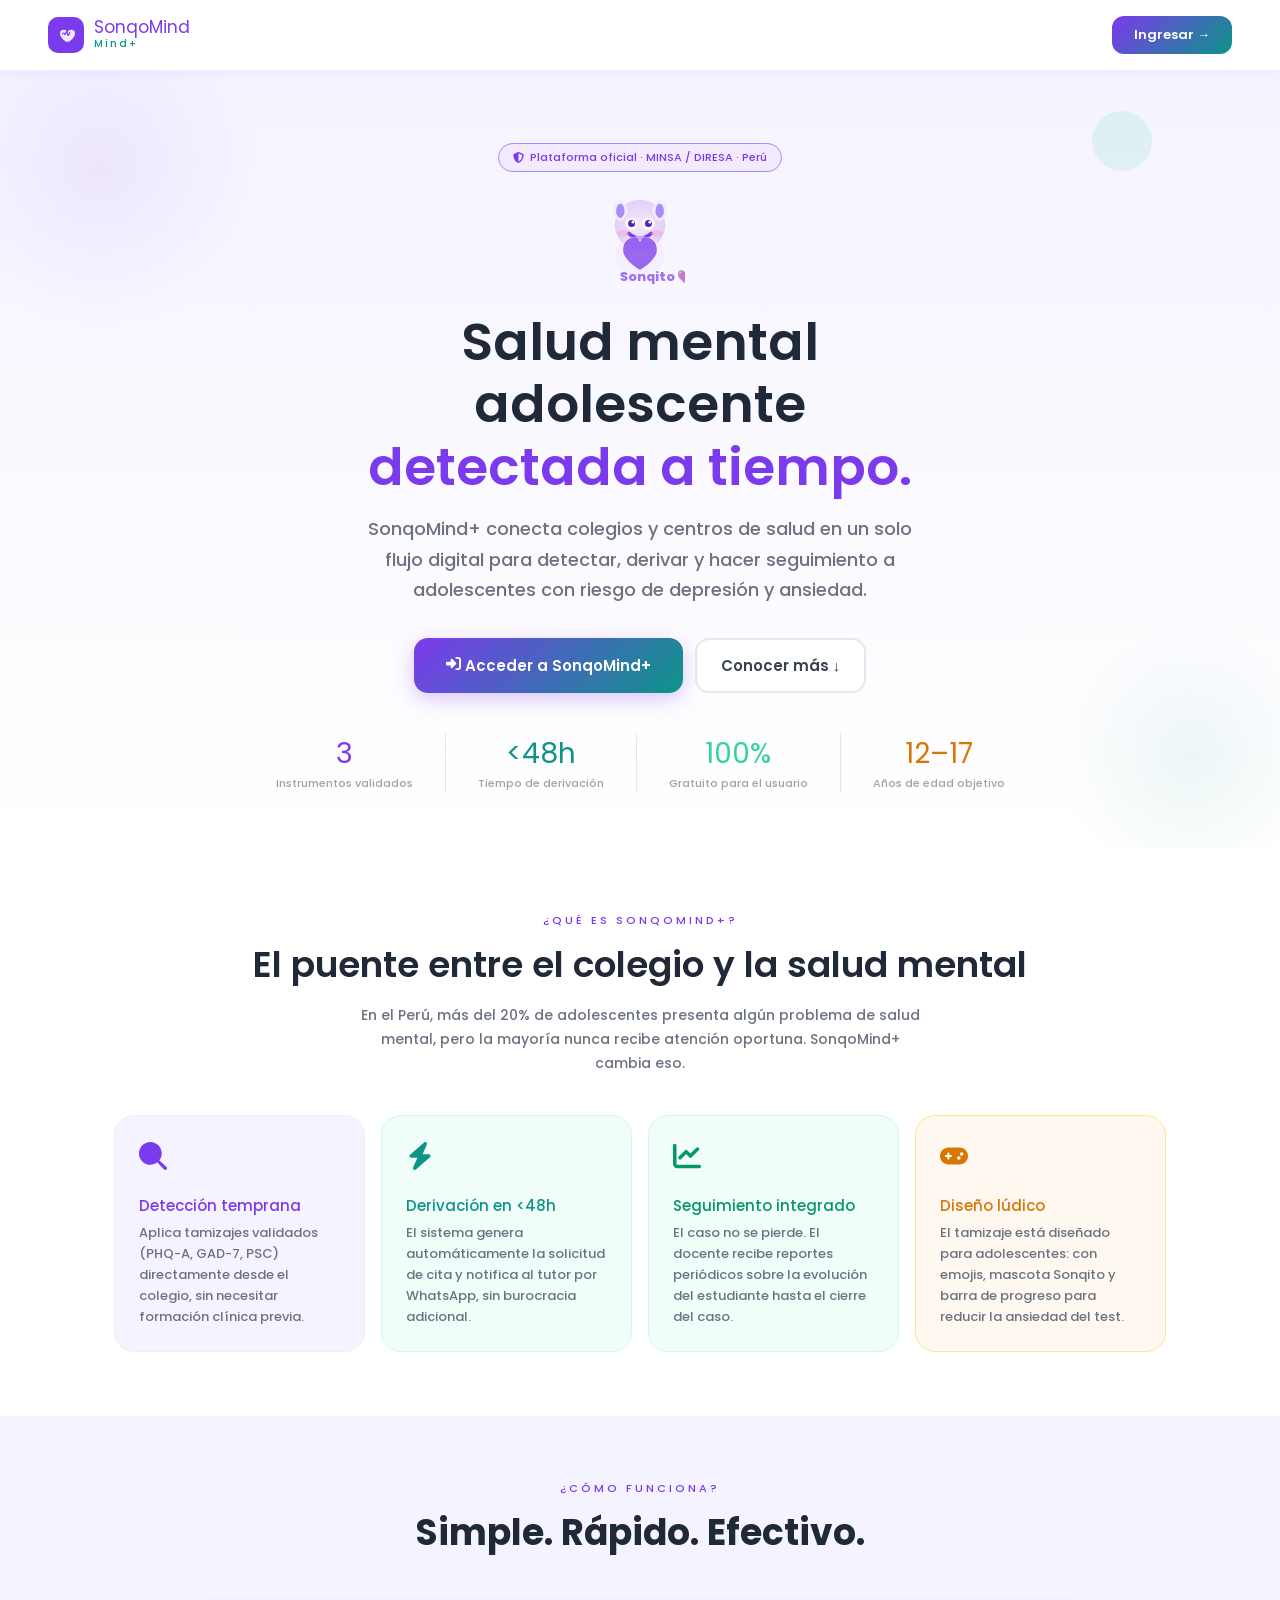
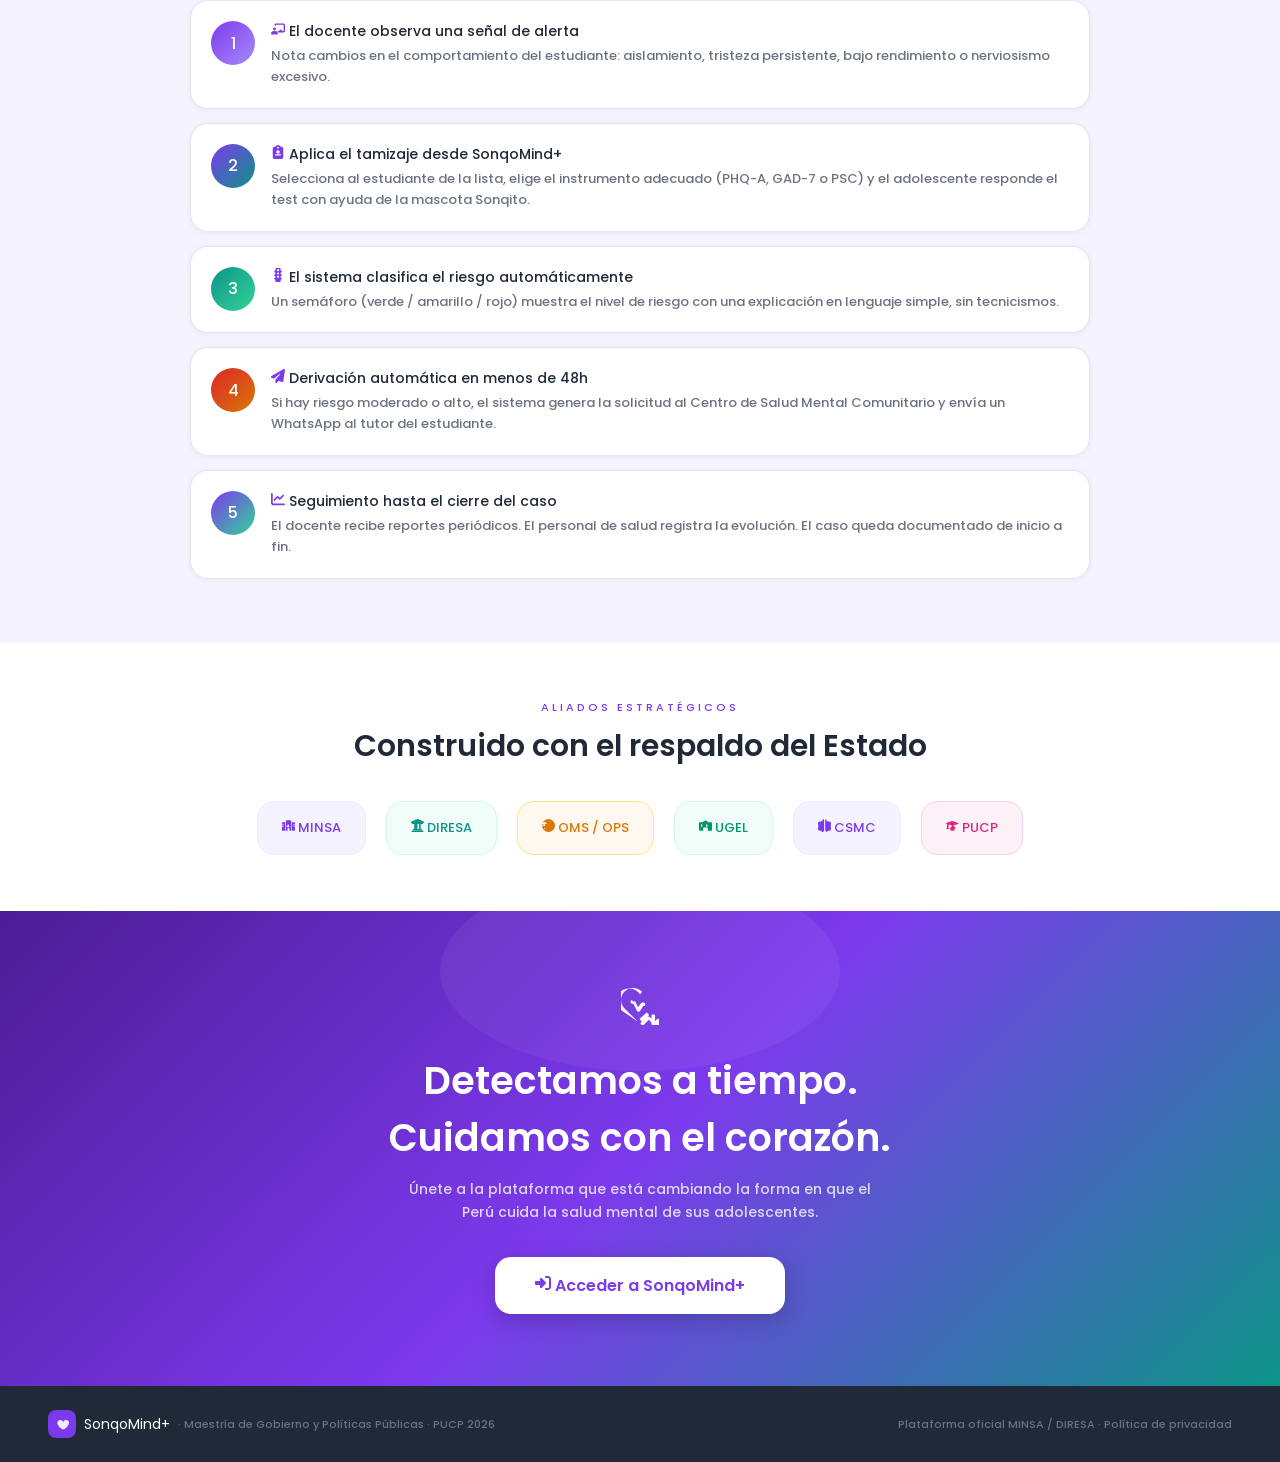
<file: index.html>
<!DOCTYPE html>
<html lang="es">
<head>
<meta charset="UTF-8"/>
<meta name="viewport" content="width=device-width, initial-scale=1.0"/>
<title>SonqoMind+ | MVP</title>
<link href="https://fonts.googleapis.com/css2?family=Poppins:wght@400;500;600;700;800;900&display=swap" rel="stylesheet"/>
<link rel="stylesheet" href="SonqoMind_MVP.css"/>

</head>
<body>

<!-- ════════════════════════════════
  SCREEN 1: LOGIN
════════════════════════════════ -->
<!-- ════════════════════════════════
  SCREEN 0: LANDING PAGE
════════════════════════════════ -->
<div id="screen-landing" class="screen active" style="flex-direction:column;background:#fff;min-height:100vh">

  <!-- NAVBAR -->
  <nav style="display:flex;align-items:center;justify-content:space-between;padding:16px 48px;background:#fff;border-bottom:1px solid #f3eafd;position:sticky;top:0;z-index:100;box-shadow:0 1px 12px rgba(124,58,237,.07)">
    <div style="display:flex;align-items:center;gap:10px">
      <div style="width:36px;height:36px;background:#7C3AED;border-radius:10px;display:flex;align-items:center;justify-content:center">
        <svg width="18" height="18" viewBox="0 0 24 24" fill="none">
          <path d="M12 21s-8-5.5-8-11a5 5 0 0110 0 5 5 0 0110 0c0 5.5-8 11-8 11z" fill="white" opacity="0.9"/>
          <path d="M7 10.5q2-2.5 3 0t2-1.5 2 1.5 3-2.5" stroke="#7C3AED" stroke-width="1.5" stroke-linecap="round" fill="none"/>
        </svg>
      </div>
      <div>
        <div style="font-family:'Poppins',sans-serif;font-size:17px;color:#7C3AED;line-height:1">SonqoMind</div>
        <div style="font-size:10px;color:#0D9488;letter-spacing:2px;font-weight:500">Mind+</div>
      </div>
    </div>
    <div style="display:flex;align-items:center;gap:10px">
      <a href="#sobre" style="font-size:13px;font-weight:500;color:#6b7280;text-decoration:none;padding:6px 12px;display:none" id="nav-sobre">¿Qué es?</a>
      <a href="#como" style="font-size:13px;font-weight:500;color:#6b7280;text-decoration:none;padding:6px 12px;display:none" id="nav-como">¿Cómo funciona?</a>
      <a href="#aliados" style="font-size:13px;font-weight:500;color:#6b7280;text-decoration:none;padding:6px 12px;display:none" id="nav-ali">Aliados</a>
      <button onclick="goTo('login')" style="padding:9px 22px;background:linear-gradient(135deg,#7C3AED,#0D9488);border:none;border-radius:12px;color:#fff;font-size:13px;font-weight:600;cursor:pointer;font-family:'Poppins',sans-serif;transition:all .2s" onmouseover="this.style.opacity='.9'" onmouseout="this.style.opacity='1'">
        Ingresar →
      </button>
    </div>
  </nav>

  <!-- HERO -->
  <section style="display:flex;flex-direction:column;align-items:center;text-align:center;padding:72px 24px 56px;background:linear-gradient(180deg,#f5f3ff 0%,#fff 100%);position:relative;overflow:hidden">
    <!-- Decorativos fondo -->
    <div style="position:absolute;top:-60px;left:-60px;width:320px;height:320px;border-radius:50%;background:radial-gradient(circle,rgba(124,58,237,.08) 0%,transparent 70%);pointer-events:none"></div>
    <div style="position:absolute;bottom:-40px;right:-40px;width:260px;height:260px;border-radius:50%;background:radial-gradient(circle,rgba(13,148,136,.07) 0%,transparent 70%);pointer-events:none"></div>
    <div style="position:absolute;top:40px;right:10%;width:60px;height:60px;border-radius:50%;background:rgba(52,211,153,.12);pointer-events:none"></div>

    <!-- Badge -->
    <div style="display:inline-flex;align-items:center;gap:6px;background:#f3eafd;border:1px solid #a78bfa;border-radius:20px;padding:5px 14px;font-size:11px;font-weight:500;color:#7C3AED;margin-bottom:22px;animation:fadeIn .5s ease">
      <span style="display:inline-flex;align-items:center"><svg viewBox="0 0 512 512" fill="currentColor" style="width:1em;height:1em;vertical-align:-.125em"><path d="M256 0c4.6 0 9.2 1 13.4 2.9L457.7 82.8c22 9.3 38.4 31 38.3 57.2c-.5 99.2-41.3 280.7-213.6 363.2c-16.7 8-36.1 8-52.8 0C57.3 420.7 16.5 239.2 16 140c-.1-26.2 16.3-47.9 38.3-57.2L242.7 2.9C246.8 1 251.4 0 256 0zm0 66.8V444.8C394 378 431.1 230.1 432 141.4L256 66.8z"/></svg></span> Plataforma oficial · MINSA / DIRESA · Perú
    </div>

    <!-- Mascota animada -->
    <div style="margin-bottom:20px;animation:bounce 2.5s ease infinite">
      <svg width="90" height="90" viewBox="0 0 64 64" fill="none">
        <defs>
          <radialGradient id="ghead" cx="50%" cy="50%" r="50%">
            <stop offset="0%" stop-color="#f3eafd"/>
            <stop offset="100%" stop-color="#e0d0f8"/>
          </radialGradient>
        </defs>
        <circle cx="32" cy="22" r="18" fill="url(#ghead)"/>
        <ellipse cx="18" cy="12" rx="5" ry="7" fill="#f3eafd"/>
        <ellipse cx="46" cy="12" rx="5" ry="7" fill="#f3eafd"/>
        <ellipse cx="18" cy="12" rx="3" ry="5" fill="#a78bfa"/>
        <ellipse cx="46" cy="12" rx="3" ry="5" fill="#a78bfa"/>
        <circle cx="26" cy="21" r="4.5" fill="white"/>
        <circle cx="38" cy="21" r="4.5" fill="white"/>
        <circle cx="26" cy="21" r="2.5" fill="#5b21b6"/>
        <circle cx="38" cy="21" r="2.5" fill="#5b21b6"/>
        <circle cx="27" cy="20" r="1" fill="white"/>
        <circle cx="39" cy="20" r="1" fill="white"/>
        <path d="M24 28 Q32 35 40 28" stroke="#7C3AED" stroke-width="2.5" stroke-linecap="round" fill="none"/>
        <ellipse cx="20" cy="28" rx="4" ry="2.5" fill="#f9a8d4" opacity="0.55"/>
        <ellipse cx="44" cy="28" rx="4" ry="2.5" fill="#f9a8d4" opacity="0.55"/>
        <ellipse cx="32" cy="44" rx="18" ry="14" fill="#f3eafd" opacity="0.6"/>
        <path d="M32 54C32 54 20 47 20 40C20 33 25 31 28 31C29.5 31 31 32.5 32 34C33 32.5 34.5 31 36 31C39 31 44 33 44 40C44 47 32 54 32 54Z" fill="#7C3AED" opacity="0.75"/>
        <text x="18" y="62" font-size="9" fill="#7C3AED" font-family="Poppins,sans-serif" font-weight="800" opacity="0.7">Sonqito 💜</text>
      </svg>
    </div>

    <!-- Headline -->
    <h1 style="font-family:'Poppins',sans-serif;font-size:clamp(28px,5vw,52px);color:#1f2937;line-height:1.2;max-width:700px;margin-bottom:16px;font-weight:600">
      Salud mental adolescente<br><span style="color:#7C3AED">detectada a tiempo.</span>
    </h1>
    <p style="font-size:clamp(14px,2vw,18px);color:#6b7280;font-weight:500;max-width:560px;line-height:1.7;margin-bottom:32px">
      SonqoMind+ conecta colegios y centros de salud en un solo flujo digital para detectar, derivar y hacer seguimiento a adolescentes con riesgo de depresión y ansiedad.
    </p>

    <!-- CTAs -->
    <div style="display:flex;gap:12px;flex-wrap:wrap;justify-content:center;margin-bottom:40px">
      <button onclick="goTo('login')" style="padding:14px 32px;background:linear-gradient(135deg,#7C3AED,#0D9488);border:none;border-radius:14px;color:#fff;font-size:15px;font-weight:600;cursor:pointer;font-family:'Poppins',sans-serif;box-shadow:0 6px 20px rgba(124,58,237,.28);transition:all .2s" onmouseover="this.style.transform='translateY(-2px)'" onmouseout="this.style.transform='translateY(0)'">
        <span style="display:inline-flex;align-items:center"><svg viewBox="0 0 512 512" fill="currentColor" style="width:1em;height:1em;vertical-align:-.125em"><path d="M217.9 105.9L340.7 228.7c7.2 7.2 11.3 17.1 11.3 27.3s-4.1 20.1-11.3 27.3L217.9 406.1c-6.4 6.4-15 9.9-24 9.9c-18.7 0-33.9-15.2-33.9-33.9l0-62.1L32 320c-17.7 0-32-14.3-32-32l0-64c0-17.7 14.3-32 32-32l128 0 0-62.1c0-18.7 15.2-33.9 33.9-33.9c9 0 17.6 3.6 24 9.9zM352 416l64 0c17.7 0 32-14.3 32-32l0-256c0-17.7-14.3-32-32-32l-64 0c-17.7 0-32-14.3-32-32s14.3-32 32-32l64 0c53 0 96 43 96 96l0 256c0 53-43 96-96 96l-64 0c-17.7 0-32-14.3-32-32s14.3-32 32-32z"/></svg></span> Acceder a SonqoMind+
      </button>
      <button onclick="document.getElementById('sobre').scrollIntoView({behavior:'smooth'})" style="padding:14px 24px;border:2px solid #e5e7eb;border-radius:14px;color:#374151;font-size:15px;font-weight:600;cursor:pointer;font-family:'Poppins',sans-serif;background:#fff;transition:all .2s" onmouseover="this.style.borderColor='#7C3AED';this.style.color='#7C3AED'" onmouseout="this.style.borderColor='#e5e7eb';this.style.color='#374151'">
        Conocer más ↓
      </button>
    </div>

    <!-- Stats strip -->
    <div style="display:flex;gap:32px;flex-wrap:wrap;justify-content:center">
      <div style="text-align:center">
        <div style="font-family:'Poppins',sans-serif;font-size:28px;color:#7C3AED">3</div>
        <div style="font-size:11px;font-weight:500;color:#9ca3af">Instrumentos validados</div>
      </div>
      <div style="width:1px;background:#e5e7eb"></div>
      <div style="text-align:center">
        <div style="font-family:'Poppins',sans-serif;font-size:28px;color:#0D9488">&lt;48h</div>
        <div style="font-size:11px;font-weight:500;color:#9ca3af">Tiempo de derivación</div>
      </div>
      <div style="width:1px;background:#e5e7eb"></div>
      <div style="text-align:center">
        <div style="font-family:'Poppins',sans-serif;font-size:28px;color:#34D399">100%</div>
        <div style="font-size:11px;font-weight:500;color:#9ca3af">Gratuito para el usuario</div>
      </div>
      <div style="width:1px;background:#e5e7eb"></div>
      <div style="text-align:center">
        <div style="font-family:'Poppins',sans-serif;font-size:28px;color:#d97706">12–17</div>
        <div style="font-size:11px;font-weight:500;color:#9ca3af">Años de edad objetivo</div>
      </div>
    </div>
  </section>

  <!-- ¿QUÉ ES? -->
  <section id="sobre" style="padding:64px 24px;background:#fff;max-width:1100px;margin:0 auto;width:100%">
    <div style="text-align:center;margin-bottom:40px">
      <div style="font-size:11px;font-weight:500;letter-spacing:3px;color:#7C3AED;margin-bottom:8px">¿QUÉ ES SONQOMIND+?</div>
      <h2 style="font-family:'Poppins',sans-serif;font-size:clamp(22px,4vw,36px);color:#1f2937;margin-bottom:12px;font-weight:600">El puente entre el colegio y la salud mental</h2>
      <p style="font-size:14px;color:#6b7280;font-weight:500;max-width:560px;margin:0 auto;line-height:1.7">En el Perú, más del 20% de adolescentes presenta algún problema de salud mental, pero la mayoría nunca recibe atención oportuna. SonqoMind+ cambia eso.</p>
    </div>
    <div style="display:grid;grid-template-columns:repeat(auto-fit,minmax(240px,1fr));gap:16px">
      <div style="background:#f5f3ff;border-radius:20px;padding:24px;border:1px solid #f3eafd">
        <div style="font-size:28px;margin-bottom:12px;color:#7C3AED"><span style="display:inline-flex;align-items:center"><svg viewBox="0 0 512 512" fill="currentColor" style="width:1em;height:1em;vertical-align:-.125em"><path d="M208 48a160 160 0 1 1 0 320A160 160 0 1 1 208 48zM0 208C0 93.1 93.1 0 208 0S416 93.1 416 208c0 48.3-17.4 92.4-46 126.7L502.6 457.4c12.5 12.5 12.5 32.8 0 45.3s-32.8 12.5-45.3 0L334.7 370c-34.3 28.6-78.4 46-126.7 46C93.1 416 0 322.9 0 208zm240 80V168c0-8.8-7.2-16-16-16s-16 7.2-16 16V288c0 8.8 7.2 16 16 16s16-7.2 16-16zm-64-40V216c0-8.8-7.2-16-16-16s-16 7.2-16 16v32c0 8.8 7.2 16 16 16s16-7.2 16-16zm128 0V216c0-8.8-7.2-16-16-16s-16 7.2-16 16v32c0 8.8 7.2 16 16 16s16-7.2 16-16z"/></svg></span></div>
        <div style="font-size:15px;font-weight:500;color:#7C3AED;margin-bottom:6px">Detección temprana</div>
        <div style="font-size:13px;color:#6b7280;font-weight:500;line-height:1.6">Aplica tamizajes validados (PHQ-A, GAD-7, PSC) directamente desde el colegio, sin necesitar formación clínica previa.</div>
      </div>
      <div style="background:#f0fdf9;border-radius:20px;padding:24px;border:1px solid #ccfbf1">
        <div style="font-size:28px;margin-bottom:12px;color:#0D9488"><span style="display:inline-flex;align-items:center"><svg viewBox="0 0 448 512" fill="currentColor" style="width:1em;height:1em;vertical-align:-.125em"><path d="M349.4 44.6c5.9-13.7 1.5-29.7-10.6-38.5s-28.6-8-39.9 1.8l-256 224c-10 8.8-13.6 22.9-8.9 35.3S50.7 288 64 288H175.8L98.6 467.4c-5.9 13.7-1.5 29.7 10.6 38.5s28.6 8 39.9-1.8l256-224c10-8.8 13.6-22.9 8.9-35.3s-16.6-20.7-29.9-20.7H272.2L349.4 44.6z"/></svg></span></div>
        <div style="font-size:15px;font-weight:500;color:#0D9488;margin-bottom:6px">Derivación en &lt;48h</div>
        <div style="font-size:13px;color:#6b7280;font-weight:500;line-height:1.6">El sistema genera automáticamente la solicitud de cita y notifica al tutor por WhatsApp, sin burocracia adicional.</div>
      </div>
      <div style="background:#f0fdf9;border-radius:20px;padding:24px;border:1px solid #d1fae5">
        <div style="font-size:28px;margin-bottom:12px;color:#059669"><span style="display:inline-flex;align-items:center"><svg viewBox="0 0 512 512" fill="currentColor" style="width:1em;height:1em;vertical-align:-.125em"><path d="M64 64c0-17.7-14.3-32-32-32S0 46.3 0 64V400c0 44.2 35.8 80 80 80H480c17.7 0 32-14.3 32-32s-14.3-32-32-32H80c-8.8 0-16-7.2-16-16V64zm406.6 86.6c12.5-12.5 12.5-32.8 0-45.3s-32.8-12.5-45.3 0L320 210.7l-57.4-57.4c-12.5-12.5-32.8-12.5-45.3 0l-112 112c-12.5 12.5-12.5 32.8 0 45.3s32.8 12.5 45.3 0L240 221.3l57.4 57.4c12.5 12.5 32.8 12.5 45.3 0l128-128z"/></svg></span></div>
        <div style="font-size:15px;font-weight:500;color:#059669;margin-bottom:6px">Seguimiento integrado</div>
        <div style="font-size:13px;color:#6b7280;font-weight:500;line-height:1.6">El caso no se pierde. El docente recibe reportes periódicos sobre la evolución del estudiante hasta el cierre del caso.</div>
      </div>
      <div style="background:#fff8f0;border-radius:20px;padding:24px;border:1px solid #fde68a">
        <div style="font-size:28px;margin-bottom:12px;color:#d97706"><span style="display:inline-flex;align-items:center"><svg viewBox="0 0 640 512" fill="currentColor" style="width:1em;height:1em;vertical-align:-.125em"><path d="M192 64C86 64 0 150 0 256S86 448 192 448H448c106 0 192-86 192-192s-86-192-192-192H192zM496 168a40 40 0 1 1 0 80 40 40 0 1 1 0-80zM392 304a40 40 0 1 1 80 0 40 40 0 1 1 -80 0zM168 200c0-13.3 10.7-24 24-24s24 10.7 24 24v32h32c13.3 0 24 10.7 24 24s-10.7 24-24 24H216v32c0 13.3-10.7 24-24 24s-24-10.7-24-24V280H136c-13.3 0-24-10.7-24-24s10.7-24 24-24h32V200z"/></svg></span></div>
        <div style="font-size:15px;font-weight:500;color:#d97706;margin-bottom:6px">Diseño lúdico</div>
        <div style="font-size:13px;color:#6b7280;font-weight:500;line-height:1.6">El tamizaje está diseñado para adolescentes: con emojis, mascota Sonqito y barra de progreso para reducir la ansiedad del test.</div>
      </div>
    </div>
  </section>

  <!-- ¿CÓMO FUNCIONA? -->
  <section id="como" style="padding:64px 24px;background:#f5f3ff">
    <div style="max-width:900px;margin:0 auto;width:100%">
      <div style="text-align:center;margin-bottom:40px">
        <div style="font-size:11px;font-weight:500;letter-spacing:3px;color:#7C3AED;margin-bottom:8px">¿CÓMO FUNCIONA?</div>
        <h2 style="font-family:'Poppins',sans-serif;font-size:clamp(22px,4vw,36px);color:#1f2937">Simple. Rápido. Efectivo.</h2>
      </div>
      <div style="display:flex;flex-direction:column;gap:14px">
        <!-- Paso 1 -->
        <div style="display:flex;align-items:flex-start;gap:16px;background:#fff;border-radius:18px;padding:20px;border:1px solid #e5e7eb;box-shadow:0 1px 6px rgba(0,0,0,.05)">
          <div style="width:44px;height:44px;border-radius:50%;background:linear-gradient(135deg,#7C3AED,#a78bfa);color:#fff;font-size:16px;font-weight:500;display:flex;align-items:center;justify-content:center;flex-shrink:0">1</div>
          <div>
            <div style="font-size:14px;font-weight:500;color:#1f2937;margin-bottom:4px"><span style="display:inline-flex;align-items:center;color:#7C3AED"><svg viewBox="0 0 640 512" fill="currentColor" style="width:1em;height:1em;vertical-align:-.125em"><path d="M160 64c0-35.3 28.7-64 64-64H576c35.3 0 64 28.7 64 64V352c0 35.3-28.7 64-64 64H336.8c-11.8-25.5-29.9-47.5-52.4-64H384V320c0-17.7 14.3-32 32-32h64c17.7 0 32 14.3 32 32v32h64V64L224 64v49.1C214.2 102.4 197.2 96 179 96H160V64zm0 128c35.3 0 64 28.7 64 64s-28.7 64-64 64s-64-28.7-64-64s28.7-64 64-64zM0 477.5C0 406 57.3 352 128 352h64c70.7 0 128 54 128 125.5c0 19-15.4 34.5-34.5 34.5H34.5C15.4 512 0 496.6 0 477.5z"/></svg></span> El docente observa una señal de alerta</div>
            <div style="font-size:13px;color:#6b7280;font-weight:500;line-height:1.6">Nota cambios en el comportamiento del estudiante: aislamiento, tristeza persistente, bajo rendimiento o nerviosismo excesivo.</div>
          </div>
        </div>
        <!-- Paso 2 -->
        <div style="display:flex;align-items:flex-start;gap:16px;background:#fff;border-radius:18px;padding:20px;border:1px solid #e5e7eb;box-shadow:0 1px 6px rgba(0,0,0,.05)">
          <div style="width:44px;height:44px;border-radius:50%;background:linear-gradient(135deg,#7C3AED,#0D9488);color:#fff;font-size:16px;font-weight:500;display:flex;align-items:center;justify-content:center;flex-shrink:0">2</div>
          <div>
            <div style="font-size:14px;font-weight:500;color:#1f2937;margin-bottom:4px"><span style="display:inline-flex;align-items:center;color:#7C3AED"><svg viewBox="0 0 384 512" fill="currentColor" style="width:1em;height:1em;vertical-align:-.125em"><path d="M192 0c-41.8 0-77.4 26.7-90.5 64H64C28.7 64 0 92.7 0 128V448c0 35.3 28.7 64 64 64H320c35.3 0 64-28.7 64-64V128c0-35.3-28.7-64-64-64H282.5C269.4 26.7 233.8 0 192 0zm0 64a32 32 0 1 1 0 64 32 32 0 1 1 0-64zM128 256a64 64 0 1 1 128 0 64 64 0 1 1 -128 0zm-24 80h176c13.3 0 24 10.7 24 24s-10.7 24-24 24H104c-13.3 0-24-10.7-24-24s10.7-24 24-24z"/></svg></span> Aplica el tamizaje desde SonqoMind+</div>
            <div style="font-size:13px;color:#6b7280;font-weight:500;line-height:1.6">Selecciona al estudiante de la lista, elige el instrumento adecuado (PHQ-A, GAD-7 o PSC) y el adolescente responde el test con ayuda de la mascota Sonqito.</div>
          </div>
        </div>
        <!-- Paso 3 -->
        <div style="display:flex;align-items:flex-start;gap:16px;background:#fff;border-radius:18px;padding:20px;border:1px solid #e5e7eb;box-shadow:0 1px 6px rgba(0,0,0,.05)">
          <div style="width:44px;height:44px;border-radius:50%;background:linear-gradient(135deg,#0D9488,#34D399);color:#fff;font-size:16px;font-weight:500;display:flex;align-items:center;justify-content:center;flex-shrink:0">3</div>
          <div>
            <div style="font-size:14px;font-weight:500;color:#1f2937;margin-bottom:4px"><span style="display:inline-flex;align-items:center;color:#7C3AED"><svg viewBox="0 0 320 512" fill="currentColor" style="width:1em;height:1em;vertical-align:-.125em"><path d="M96 0H224c17.7 0 32 14.3 32 32V96h16c17.7 0 32 14.3 32 32s-14.3 32-32 32H256v64h16c17.7 0 32 14.3 32 32s-14.3 32-32 32H256v64h16c17.7 0 32 14.3 32 32s-14.3 32-32 32H256v64c0 17.7-14.3 32-32 32H96c-17.7 0-32-14.3-32-32V416H48c-17.7 0-32-14.3-32-32s14.3-32 32-32H64V288H48c-17.7 0-32-14.3-32-32s14.3-32 32-32H64V160H48c-17.7 0-32-14.3-32-32s14.3-32 32-32H64V32C64 14.3 78.3 0 96 0zM160 120a40 40 0 1 0 0-80 40 40 0 1 0 0 80zm0 120a40 40 0 1 0 0-80 40 40 0 1 0 0 80zm40 80a40 40 0 1 0 -80 0 40 40 0 1 0 80 0z"/></svg></span> El sistema clasifica el riesgo automáticamente</div>
            <div style="font-size:13px;color:#6b7280;font-weight:500;line-height:1.6">Un semáforo (verde / amarillo / rojo) muestra el nivel de riesgo con una explicación en lenguaje simple, sin tecnicismos.</div>
          </div>
        </div>
        <!-- Paso 4 -->
        <div style="display:flex;align-items:flex-start;gap:16px;background:#fff;border-radius:18px;padding:20px;border:1px solid #e5e7eb;box-shadow:0 1px 6px rgba(0,0,0,.05)">
          <div style="width:44px;height:44px;border-radius:50%;background:linear-gradient(135deg,#dc2626,#d97706);color:#fff;font-size:16px;font-weight:500;display:flex;align-items:center;justify-content:center;flex-shrink:0">4</div>
          <div>
            <div style="font-size:14px;font-weight:500;color:#1f2937;margin-bottom:4px"><span style="display:inline-flex;align-items:center;color:#7C3AED"><svg viewBox="0 0 512 512" fill="currentColor" style="width:1em;height:1em;vertical-align:-.125em"><path d="M498.1 5.6c10.1 7 15.4 19.1 13.5 31.2l-64 416c-1.5 9.7-7.4 18.2-16 23s-18.9 5.4-28 1.6L284 427.7l-68.5 74.1c-8.9 9.7-22.9 12.9-35.2 8.1S160 493.2 160 480V396.4c0-4 1.5-7.8 4.2-10.7L331.8 202.8c5.8-6.3 5.6-16-.4-22s-15.7-6.4-22-.7L106 360.8 17.7 316.6C7.1 311.3 .3 300.7 0 288.9s5.9-22.8 16.1-28.7l448-256c10.7-6.1 23.9-5.5 34 1.4z"/></svg></span> Derivación automática en menos de 48h</div>
            <div style="font-size:13px;color:#6b7280;font-weight:500;line-height:1.6">Si hay riesgo moderado o alto, el sistema genera la solicitud al Centro de Salud Mental Comunitario y envía un WhatsApp al tutor del estudiante.</div>
          </div>
        </div>
        <!-- Paso 5 -->
        <div style="display:flex;align-items:flex-start;gap:16px;background:#fff;border-radius:18px;padding:20px;border:1px solid #e5e7eb;box-shadow:0 1px 6px rgba(0,0,0,.05)">
          <div style="width:44px;height:44px;border-radius:50%;background:linear-gradient(135deg,#7C3AED,#34D399);color:#fff;font-size:16px;font-weight:500;display:flex;align-items:center;justify-content:center;flex-shrink:0">5</div>
          <div>
            <div style="font-size:14px;font-weight:500;color:#1f2937;margin-bottom:4px"><span style="display:inline-flex;align-items:center;color:#7C3AED"><svg viewBox="0 0 512 512" fill="currentColor" style="width:1em;height:1em;vertical-align:-.125em"><path d="M64 64c0-17.7-14.3-32-32-32S0 46.3 0 64V400c0 44.2 35.8 80 80 80H480c17.7 0 32-14.3 32-32s-14.3-32-32-32H80c-8.8 0-16-7.2-16-16V64zm406.6 86.6c12.5-12.5 12.5-32.8 0-45.3s-32.8-12.5-45.3 0L320 210.7l-57.4-57.4c-12.5-12.5-32.8-12.5-45.3 0l-112 112c-12.5 12.5-12.5 32.8 0 45.3s32.8 12.5 45.3 0L240 221.3l57.4 57.4c12.5 12.5 32.8 12.5 45.3 0l128-128z"/></svg></span> Seguimiento hasta el cierre del caso</div>
            <div style="font-size:13px;color:#6b7280;font-weight:500;line-height:1.6">El docente recibe reportes periódicos. El personal de salud registra la evolución. El caso queda documentado de inicio a fin.</div>
          </div>
        </div>
      </div>
    </div>
  </section>

  <!-- ALIADOS -->
  <section id="aliados" style="padding:56px 24px;background:#fff">
    <div style="max-width:900px;margin:0 auto;text-align:center">
      <div style="font-size:11px;font-weight:500;letter-spacing:3px;color:#7C3AED;margin-bottom:8px">ALIADOS ESTRATÉGICOS</div>
      <h2 style="font-family:'Poppins',sans-serif;font-size:clamp(20px,3vw,30px);color:#1f2937;margin-bottom:32px;font-weight:600">Construido con el respaldo del Estado</h2>
      <div style="display:flex;gap:20px;flex-wrap:wrap;justify-content:center;align-items:center">
        <div style="background:#f5f3ff;border-radius:16px;padding:16px 24px;font-size:13px;font-weight:500;color:#7C3AED;border:1px solid #f3eafd"><span style="display:inline-flex;align-items:center"><svg viewBox="0 0 640 512" fill="currentColor" style="width:1em;height:1em;vertical-align:-.125em"><path d="M192 48c0-26.5 21.5-48 48-48H400c26.5 0 48 21.5 48 48V512H368V432c0-26.5-21.5-48-48-48s-48 21.5-48 48v80H192V48zM48 96H160V512H48c-26.5 0-48-21.5-48-48V320H80c8.8 0 16-7.2 16-16s-7.2-16-16-16H0V240H80c8.8 0 16-7.2 16-16s-7.2-16-16-16H0V144c0-26.5 21.5-48 48-48zm544 0c26.5 0 48 21.5 48 48v48H560c-8.8 0-16 7.2-16 16s7.2 16 16 16h80v48H560c-8.8 0-16 7.2-16 16s7.2 16 16 16h80V464c0 26.5-21.5 48-48 48H480V96H592zM296 208c-13.3 0-24 10.7-24 24v32H240c-13.3 0-24 10.7-24 24s10.7 24 24 24h32v32c0 13.3 10.7 24 24 24s24-10.7 24-24V312h32c13.3 0 24-10.7 24-24s-10.7-24-24-24H344V232c0-13.3-10.7-24-24-24z"/></svg></span> MINSA</div>
        <div style="background:#f0fdf9;border-radius:16px;padding:16px 24px;font-size:13px;font-weight:500;color:#0D9488;border:1px solid #ccfbf1"><span style="display:inline-flex;align-items:center"><svg viewBox="0 0 512 512" fill="currentColor" style="width:1em;height:1em;vertical-align:-.125em"><path d="M243.4 2.6l-224 96c-14 6-21.8 21-18.7 35.8S16.8 160 32 160v8c0 13.3 10.7 24 24 24H456c13.3 0 24-10.7 24-24v-8c15.2 0 28.3-10.7 31.3-25.6s-4.8-29.9-18.7-35.8l-224-96c-14.4-6.2-30.7-6.2-45.2 0zM192 160H128V392H96c-13.3 0-24 10.7-24 24s10.7 24 24 24H416c13.3 0 24-10.7 24-24s-10.7-24-24-24H384V160H320V392H256V160H192V392H192V160zM48 448c-17.7 0-32 14.3-32 32s14.3 32 32 32H464c17.7 0 32-14.3 32-32s-14.3-32-32-32H48z"/></svg></span> DIRESA</div>
        <div style="background:#fff8f0;border-radius:16px;padding:16px 24px;font-size:13px;font-weight:500;color:#d97706;border:1px solid #fde68a"><span style="display:inline-flex;align-items:center"><svg viewBox="0 0 512 512" fill="currentColor" style="width:1em;height:1em;vertical-align:-.125em"><path d="M57.7 193l9.4 18.9c4 8.1 12.2 13.1 21.2 13.1s17.2-5 21.2-13.1L128 175l6.5 13.1C138.5 196.1 146.7 201 156 201h10c13.2 0 24-10.8 24-24s-10.8-24-24-24H160.7l-7.4-14.8C149.3 130.4 141.2 125 132 125H48c-9.2 0-17.3 5.4-21.3 13.2L0 192h31c13.2 0 24 10.8 24 24s-10.8 24-24 24H0V272H44.8c8.9 0 17-5 21-13l5.8-11.6 6.1 12.2c4 8 12.1 13 21.1 13H112c13.2 0 24-10.8 24-24s-10.8-24-24-24H99.7L57.7 193zM256 0a256 256 0 1 1 0 512A256 256 0 1 1 256 0zM127.8 368L96 336l-16 48 47.8-16zm64 80H160v-16.5L256 384v48H224l-32.2-16z"/></svg></span> OMS / OPS</div>
        <div style="background:#f0fdf9;border-radius:16px;padding:16px 24px;font-size:13px;font-weight:500;color:#059669;border:1px solid #d1fae5"><span style="display:inline-flex;align-items:center"><svg viewBox="0 0 640 512" fill="currentColor" style="width:1em;height:1em;vertical-align:-.125em"><path d="M337.8 5.4C327-1.8 313-1.8 302.2 5.4L166.3 96H48C21.5 96 0 117.5 0 144V464c0 26.5 21.5 48 48 48H208V352h224V512H592c26.5 0 48-21.5 48-48V144c0-26.5-21.5-48-48-48H473.7L337.8 5.4zM96 224c0-17.7 14.3-32 32-32s32 14.3 32 32v64c0 17.7-14.3 32-32 32s-32-14.3-32-32V224zm288-32c17.7 0 32 14.3 32 32v64c0 17.7-14.3 32-32 32s-32-14.3-32-32V224c0-17.7 14.3-32 32-32z"/></svg></span> UGEL</div>
        <div style="background:#f5f3ff;border-radius:16px;padding:16px 24px;font-size:13px;font-weight:500;color:#7C3AED;border:1px solid #f3eafd"><span style="display:inline-flex;align-items:center"><svg viewBox="0 0 512 512" fill="currentColor" style="width:1em;height:1em;vertical-align:-.125em"><path d="M184 0c30.9 0 56 25.1 56 56V456c0 30.9-25.1 56-56 56c-28.9 0-52.7-21.9-55.7-50.1C102.4 459.8 86.4 464 69.3 464C31 464 0 433 0 394.7c0-12.4 3.3-24 9-34c-5.7-9.9-9-21.6-9-34C0 306.6 14.7 290.1 34.1 280 14.7 269.9 0 253.4 0 234.7c0-12.4 3.3-24 9-34c-5.7-9.9-9-21.6-9-34C0 128 31 97 69.3 97c17.1 0 33 4.2 46.9 11.5C119.3 79.9 148.2 64 180.5 64 183 64 184 0 184 0zm144 0v64c0 0 1 0 3.5 0c32.3 0 61.2 15.9 63.9 44.5C409.7 101.2 425.6 97 442.7 97C481 97 512 128 512 166.7c0 12.4-3.3 24-9 34c5.7 9.9 9 21.6 9 34c0 18.7-14.7 35.2-34.1 45.3C498.3 289.9 512 306.4 512 325.3c0 12.4-3.3 24-9 34c5.7 9.9 9 21.6 9 34C512 433 481 464 442.7 464c-17.1 0-33-4.2-46.9-11.5c-3 28.2-26.8 50.1-55.7 50.1c-30.9 0-56-25.1-56-56V56c0-30.9 25.1-56 56-56z"/></svg></span> CSMC</div>
        <div style="background:#fdf2f8;border-radius:16px;padding:16px 24px;font-size:13px;font-weight:500;color:#db2777;border:1px solid #fbcfe8"><span style="display:inline-flex;align-items:center"><svg viewBox="0 0 640 512" fill="currentColor" style="width:1em;height:1em;vertical-align:-.125em"><path d="M320 32c-8.1 0-16.1 1.4-23.7 4.1L15.8 137.4C6.3 140.9 0 149.9 0 160s6.3 19.1 15.8 22.6l57.9 20.9C57.3 229.3 48 259.8 48 291.9v28.1c0 28.4-10.8 57.7-22.3 80.8c-6.5 13-0.6 28.3 14.3 30.7l48 8c13.7 2.3 27.2-5.8 30.8-19.1C129.2 382.9 128 357.3 128 340.8V291.9c0-28.2 6.8-55.9 19.1-80.9L302.3 267.9C311.1 271.5 319.9 272 320 272c.9 0 17.1-.5 17.7-4.1l288-104C635.7 160.4 640 149.1 640 160zm-22.1 201.5l-4.6 16.5c-23.1 83.1-93.3 148.3-181.3 168.3l-4 20.2 32-7.5C210.6 397.7 224 431.7 224 464v16c0 17.7 14.3 32 32 32h128c17.7 0 32-14.3 32-32V464c0-32.3 13.4-66.3 74-103z"/></svg></span> PUCP</div>
      </div>
    </div>
  </section>

  <!-- CTA FINAL -->
  <section style="padding:72px 24px;background:linear-gradient(135deg,#4c1d95,#7C3AED 50%,#0D9488 100%);text-align:center;position:relative;overflow:hidden">
    <div style="position:absolute;top:-40px;left:50%;transform:translateX(-50%);width:400px;height:200px;border-radius:50%;background:rgba(255,255,255,.05)"></div>
    <div style="position:relative;z-index:1">
      <div style="font-size:38px;margin-bottom:12px;animation:bounce 2s infinite;color:#fff"><span style="display:inline-flex;align-items:center"><svg viewBox="0 0 512 512" fill="currentColor" style="width:1em;height:1em;vertical-align:-.125em"><path d="M228.3 469.1L47.6 288.4C-16.4 224.4-15.9 122.3 49.2 59c65.4-63.2 171.4-60.9 234.8 5.3L256 96l-28-31.7C161.1 4.8 54.9 2.5-11.8 67.4c-66.7 65.2-66.7 170.8 .3 235.6L228.3 469.1zM282.3 469c19.6-16.4 73-64.1 97.3-91.7l-32.9-32.9c-24.9 23.5-74.2 68.5-97.2 87.2L282.3 469.1zM432 512c-13.3 0-24-10.7-24-24v-12.2l-33.1-33.1-50.6 50.6C319.7 497.1 315 512 300.3 512H288c-13.3 0-24-10.7-24-24s10.7-24 24-24h3.8l60.3-60.3c9.4-9.4 24.6-9.4 33.9 0l25.1 25.1V392c0-13.3 10.7-24 24-24s24 10.7 24 24v68.7l25.1-25.1c9.4-9.4 24.6-9.4 33.9 0L524.1 464H528c13.3 0 24 10.7 24 24s-10.7 24-24 24H432zM152 176c-13.3 0-24 10.7-24 24s10.7 24 24 24h14.5l48.1 96.2c3.9 7.7 11.5 12.8 20.1 13.3s16.8-3.7 21.7-10.9L299 256h5c13.3 0 24-10.7 24-24s-10.7-24-24-24h-16c-7.7 0-14.9 3.7-19.4 9.9l-39.1 54.7-33.2-66.4C192.1 197.3 184.1 192 175.3 192H152z"/></svg></span></div>
      <h2 style="font-family:'Poppins',sans-serif;font-size:clamp(22px,4vw,38px);color:#fff;margin-bottom:12px;font-weight:600;max-width:600px;margin-left:auto;margin-right:auto">Detectamos a tiempo.<br>Cuidamos con el corazón.</h2>
      <p style="font-size:14px;color:rgba(255,255,255,.78);font-weight:500;margin-bottom:32px;max-width:480px;margin-left:auto;margin-right:auto;line-height:1.7">Únete a la plataforma que está cambiando la forma en que el Perú cuida la salud mental de sus adolescentes.</p>
      <button onclick="goTo('login')" style="padding:16px 40px;background:#fff;border:none;border-radius:16px;color:#7C3AED;font-size:16px;font-weight:600;cursor:pointer;font-family:'Poppins',sans-serif;box-shadow:0 6px 24px rgba(0,0,0,.2);transition:all .2s" onmouseover="this.style.transform='translateY(-2px)'" onmouseout="this.style.transform='translateY(0)'">
        <span style="display:inline-flex;align-items:center"><svg viewBox="0 0 512 512" fill="currentColor" style="width:1em;height:1em;vertical-align:-.125em"><path d="M217.9 105.9L340.7 228.7c7.2 7.2 11.3 17.1 11.3 27.3s-4.1 20.1-11.3 27.3L217.9 406.1c-6.4 6.4-15 9.9-24 9.9c-18.7 0-33.9-15.2-33.9-33.9l0-62.1L32 320c-17.7 0-32-14.3-32-32l0-64c0-17.7 14.3-32 32-32l128 0 0-62.1c0-18.7 15.2-33.9 33.9-33.9c9 0 17.6 3.6 24 9.9zM352 416l64 0c17.7 0 32-14.3 32-32l0-256c0-17.7-14.3-32-32-32l-64 0c-17.7 0-32-14.3-32-32s14.3-32 32-32l64 0c53 0 96 43 96 96l0 256c0 53-43 96-96 96l-64 0c-17.7 0-32-14.3-32-32s14.3-32 32-32z"/></svg></span> Acceder a SonqoMind+
      </button>
    </div>
  </section>

  <!-- FOOTER -->
  <footer style="padding:24px 48px;background:#1f2937;display:flex;align-items:center;justify-content:space-between;flex-wrap:wrap;gap:12px">
    <div style="display:flex;align-items:center;gap:8px">
      <div style="width:28px;height:28px;background:#7C3AED;border-radius:8px;display:flex;align-items:center;justify-content:center">
        <svg width="14" height="14" viewBox="0 0 24 24" fill="none"><path d="M12 21s-8-5.5-8-11a5 5 0 0110 0 5 5 0 0110 0c0 5.5-8 11-8 11z" fill="white" opacity="0.9"/></svg>
      </div>
      <span style="font-family:'Poppins',sans-serif;font-size:14px;color:#fff">SonqoMind+</span>
      <span style="font-size:11px;color:#6b7280;font-weight:500">· Maestría de Gobierno y Políticas Públicas · PUCP 2026</span>
    </div>
    <div style="font-size:11px;color:#6b7280;font-weight:500">Plataforma oficial MINSA / DIRESA · Política de privacidad</div>
  </footer>

</div>

<div id="screen-login" class="screen">
  <div class="login-card">
    <div class="login-left">
      <div>
        <div class="ll-logo">
          <div class="ll-icon">
            <svg width="20" height="20" viewBox="0 0 24 24" fill="none">
              <path d="M12 21s-8-5.5-8-11a5 5 0 0110 0 5 5 0 0110 0c0 5.5-8 11-8 11z" fill="white" opacity="0.9"/>
              <path d="M7 10.5q2-2.5 3 0t2-1.5 2 1.5 3-2.5" stroke="#7C3AED" stroke-width="1.5" stroke-linecap="round" fill="none"/>
            </svg>
          </div>
          <div class="ll-brand">SonqoMind<small>Mind+</small></div>
        </div>
        <div class="ll-title">Salud mental adolescente a tiempo</div>
        <div class="ll-desc">Detección temprana, derivación y seguimiento para IE públicas del Perú.</div>
        <div class="ll-pill"><span style="display:inline-flex;align-items:center"><svg viewBox="0 0 512 512" fill="currentColor" style="width:1em;height:1em;vertical-align:-.125em"><path d="M448 256A192 192 0 1 0 64 256a192 192 0 1 0 384 0zM0 256a256 256 0 1 1 512 0A256 256 0 1 1 0 256zm256 80a80 80 0 1 0 0-160 80 80 0 1 0 0 160zm0-224a144 144 0 1 1 0 288 144 144 0 1 1 0-288zM232 256a24 24 0 1 1 48 0 24 24 0 1 1 -48 0z"/></svg></span> PHQ-A · GAD-7 · PSC</div>
        <div style="margin-top:5px" class="ll-pill"><span style="display:inline-flex;align-items:center"><svg viewBox="0 0 448 512" fill="currentColor" style="width:1em;height:1em;vertical-align:-.125em"><path d="M224 0c-17.7 0-32 14.3-32 32V49.9C119.5 61.4 64 124.2 64 200v33.4c0 45.4-15.5 89.5-43.8 124.9L5.3 377c-5.8 7.2-6.9 17.1-2.9 25.4S14.8 416 24 416H424c9.2 0 17.6-5.3 21.6-13.6s2.9-18.2-2.9-25.4l-14.9-18.6C399.5 322.9 384 278.8 384 233.4V200c0-75.8-55.5-138.6-128-150.1V32c0-17.7-14.3-32-32-32zm0 96c61.9 0 112 50.1 112 112v33.4c0 47.9 13.9 94.6 39.7 134.6H72.3C98.1 328 112 281.3 112 233.4V208c0-61.9 50.1-112 112-112zm64 352H160c0 17 6.7 33.3 18.7 45.3s28.3 18.7 45.3 18.7s33.3-6.7 45.3-18.7s18.7-28.3 18.7-45.3z"/></svg></span> Derivación en &lt;48h</div>
        <div style="margin-top:5px" class="ll-pill"><span style="display:inline-flex;align-items:center"><svg viewBox="0 0 512 512" fill="currentColor" style="width:1em;height:1em;vertical-align:-.125em"><path d="M64 64c0-17.7-14.3-32-32-32S0 46.3 0 64V400c0 44.2 35.8 80 80 80H480c17.7 0 32-14.3 32-32s-14.3-32-32-32H80c-8.8 0-16-7.2-16-16V64zm406.6 86.6c12.5-12.5 12.5-32.8 0-45.3s-32.8-12.5-45.3 0L320 210.7l-57.4-57.4c-12.5-12.5-32.8-12.5-45.3 0l-112 112c-12.5 12.5-12.5 32.8 0 45.3s32.8 12.5 45.3 0L240 221.3l57.4 57.4c12.5 12.5 32.8 12.5 45.3 0l128-128z"/></svg></span> Seguimiento integrado</div>
      </div>
      <div style="display:flex;justify-content:center;margin-top:14px">
        <svg style="animation:bounce 2s infinite" width="72" height="72" viewBox="0 0 64 64" fill="none">
          <circle cx="32" cy="22" r="16" fill="white" opacity="0.18"/>
          <ellipse cx="18" cy="13" rx="4" ry="6" fill="white" opacity="0.15"/><ellipse cx="46" cy="13" rx="4" ry="6" fill="white" opacity="0.15"/>
          <ellipse cx="18" cy="13" rx="2.5" ry="4" fill="#a78bfa" opacity="0.6"/><ellipse cx="46" cy="13" rx="2.5" ry="4" fill="#a78bfa" opacity="0.6"/>
          <circle cx="26" cy="21" r="3.5" fill="white" opacity="0.85"/><circle cx="38" cy="21" r="3.5" fill="white" opacity="0.85"/>
          <circle cx="26" cy="21" r="1.8" fill="#5b21b6"/><circle cx="38" cy="21" r="1.8" fill="#5b21b6"/>
          <path d="M25 27 Q32 33 39 27" stroke="white" stroke-width="2" stroke-linecap="round" fill="none"/>
          <ellipse cx="20" cy="27" rx="3" ry="2" fill="#f9a8d4" opacity="0.4"/><ellipse cx="44" cy="27" rx="3" ry="2" fill="#f9a8d4" opacity="0.4"/>
          <ellipse cx="32" cy="40" rx="16" ry="14" fill="white" opacity="0.12"/>
        </svg>
      </div>
    </div>
    <div class="login-right">
      <div class="lr-title">¡Bienvenido de vuelta!</div>
      <div class="lr-sub">Selecciona tu perfil e ingresa tus credenciales</div>
      <div class="role-sel">
        <button class="role-btn active" onclick="setRole(this)"><div class="ri"><span style="display:inline-flex;align-items:center"><svg viewBox="0 0 640 512" fill="currentColor" style="width:1em;height:1em;vertical-align:-.125em"><path d="M160 64c0-35.3 28.7-64 64-64H576c35.3 0 64 28.7 64 64V352c0 35.3-28.7 64-64 64H336.8c-11.8-25.5-29.9-47.5-52.4-64H384V320c0-17.7 14.3-32 32-32h64c17.7 0 32 14.3 32 32v32h64V64L224 64v49.1C214.2 102.4 197.2 96 179 96H160V64zm0 128c35.3 0 64 28.7 64 64s-28.7 64-64 64s-64-28.7-64-64s28.7-64 64-64zM0 477.5C0 406 57.3 352 128 352h64c70.7 0 128 54 128 125.5c0 19-15.4 34.5-34.5 34.5H34.5C15.4 512 0 496.6 0 477.5z"/></svg></span></div><div class="rl">Docente</div></button>
        <button class="role-btn" onclick="setRole(this)"><div class="ri"><span style="display:inline-flex;align-items:center"><svg viewBox="0 0 512 512" fill="currentColor" style="width:1em;height:1em;vertical-align:-.125em"><path d="M256 0c4.6 0 9.2 1 13.4 2.9L457.7 82.8c22 9.3 38.4 31 38.3 57.2c-.5 99.2-41.3 280.7-213.6 363.2c-16.7 8-36.1 8-52.8 0C57.3 420.7 16.5 239.2 16 140c-.1-26.2 16.3-47.9 38.3-57.2L242.7 2.9C246.8 1 251.4 0 256 0zm0 66.8V444.8C394 378 431.1 230.1 432 141.4L256 66.8z"/></svg></span></div><div class="rl">Administrador</div></button>
      </div>
      <div id="login-error" class="login-error">⚠ Usuario o contraseña incorrectos.</div>
      <div class="field"><label>USUARIO</label><input id="inp-user" type="text" value="mirtha.rios" placeholder="Ingresa tu usuario"/></div>
      <div class="field"><label>CONTRASEÑA</label><input id="inp-pass" type="password" value="docente123" placeholder="Contraseña"/></div>
      <button class="btn-login" onclick="doLogin()"><span style="display:inline-flex;align-items:center"><svg viewBox="0 0 512 512" fill="currentColor" style="width:1em;height:1em;vertical-align:-.125em"><path d="M217.9 105.9L340.7 228.7c7.2 7.2 11.3 17.1 11.3 27.3s-4.1 20.1-11.3 27.3L217.9 406.1c-6.4 6.4-15 9.9-24 9.9c-18.7 0-33.9-15.2-33.9-33.9l0-62.1L32 320c-17.7 0-32-14.3-32-32l0-64c0-17.7 14.3-32 32-32l128 0 0-62.1c0-18.7 15.2-33.9 33.9-33.9c9 0 17.6 3.6 24 9.9zM352 416l64 0c17.7 0 32-14.3 32-32l0-256c0-17.7-14.3-32-32-32l-64 0c-17.7 0-32-14.3-32-32s14.3-32 32-32l64 0c53 0 96 43 96 96l0 256c0 53-43 96-96 96l-64 0c-17.7 0-32-14.3-32-32s14.3-32 32-32z"/></svg></span> Ingresar a SonqoMind+</button>
      <div class="login-note"><span style="display:inline-flex;align-items:center;color:var(--t)"><svg viewBox="0 0 640 512" fill="currentColor" style="width:1em;height:1em;vertical-align:-.125em"><path d="M337.8 5.4C327-1.8 313-1.8 302.2 5.4L166.3 96H48C21.5 96 0 117.5 0 144V464c0 26.5 21.5 48 48 48H208V352h224V512H592c26.5 0 48-21.5 48-48V144c0-26.5-21.5-48-48-48H473.7L337.8 5.4zM96 224c0-17.7 14.3-32 32-32s32 14.3 32 32v64c0 17.7-14.3 32-32 32s-32-14.3-32-32V224zm288-32c17.7 0 32 14.3 32 32v64c0 17.7-14.3 32-32 32s-32-14.3-32-32V224c0-17.7 14.3-32 32-32z"/></svg></span> Cuenta creada por el administrador de tu IE.</div>
      <div class="login-demo">Demo: <b>mirtha.rios</b> / <b>docente123</b> &nbsp;·&nbsp; <b>admin</b> / <b>admin123</b></div>
    </div>
  </div>
</div>

<!-- ════════════════════════════════
  SCREEN 2: DASHBOARD
════════════════════════════════ -->
<div id="screen-dashboard" class="screen app-layout">
  <aside class="sidebar" id="sb1">
    <div class="sb-logo"><div class="sb-icon"><svg width="16" height="16" viewBox="0 0 24 24" fill="none"><path d="M12 21s-8-5.5-8-11a5 5 0 0110 0 5 5 0 0110 0c0 5.5-8 11-8 11z" fill="white" opacity="0.9"/><path d="M7 10.5q2-2.5 3 0t2-1.5 2 1.5 3-2.5" stroke="#7C3AED" stroke-width="1.5" stroke-linecap="round" fill="none"/></svg></div><div class="sb-brand">SonqoMind<small>Mind+</small></div></div>
    <div class="sb-user"><div class="sb-avatar" id="av1">MR</div><div><div class="sb-uname" id="nm1">Mirtha Ríos</div><div class="sb-urole" id="rl1">Docente</div></div></div>
    <div class="sb-section">PRINCIPAL</div>
    <button class="nav-item active" onclick="goTo('dashboard')"><span class="ni" style="display:inline-flex;align-items:center;justify-content:center"><svg viewBox="0 0 576 512" fill="currentColor" style="width:1em;height:1em;vertical-align:-.125em"><path d="M575.8 255.5c0 18-15 32.1-32 32.1h-32l.7 160.2c0 2.7-.2 5.4-.5 8.1V472c0 22.1-17.9 40-40 40H456c-1.1 0-2.2 0-3.3-.1c-1.4 .1-2.8 .1-4.2 .1H416 392c-22.1 0-40-17.9-40-40V448 384c0-17.7-14.3-32-32-32H256c-17.7 0-32 14.3-32 32v64 24c0 22.1-17.9 40-40 40H160 128.1c-1.5 0-3-.1-4.5-.2c-1.2 .1-2.4 .2-3.6 .2H104c-22.1 0-40-17.9-40-40V360c0-.9 0-1.9 .1-2.8V287.6H32c-18 0-32-14-32-32.1c0-9 3-17 10-24L266.4 8c7-7 15-8 22-8s15 2 21 7L564.8 231.5c8 7 12 15 11 24z"/></svg></span><span>Dashboard</span></button>
    <button class="nav-item" onclick="goTo('estudiantes')"><span class="ni" style="display:inline-flex;align-items:center;justify-content:center"><svg viewBox="0 0 640 512" fill="currentColor" style="width:1em;height:1em;vertical-align:-.125em"><path d="M144 0a80 80 0 1 1 0 160A80 80 0 1 1 144 0zM512 0a80 80 0 1 1 0 160A80 80 0 1 1 512 0zM0 298.7C0 239.8 47.8 192 106.7 192h42.7c15.9 0 31 3.5 44.6 9.7c-1.3 7.2-1.9 14.7-1.9 22.3c0 38.2 16.8 72.5 43.3 96c-.2 0-.4 0-.7 0H21.3C9.6 320 0 310.4 0 298.7zM405.3 320c-.2 0-.4 0-.7 0c26.6-23.5 43.3-57.8 43.3-96c0-7.6-.7-15-1.9-22.3c13.6-6.3 28.7-9.7 44.6-9.7h42.7C592.2 192 640 239.8 640 298.7c0 11.8-9.6 21.3-21.3 21.3H405.3zM224 224a96 96 0 1 1 192 0 96 96 0 1 1 -192 0zM128 485.3C128 411.7 187.7 352 261.3 352H378.7C452.3 352 512 411.7 512 485.3c0 14.7-11.9 26.7-26.7 26.7H154.7c-14.7 0-26.7-11.9-26.7-26.7z"/></svg></span><span>Estudiantes</span></button>
    <div class="sb-section">GESTIÓN</div>
    <button class="nav-item" onclick="goTo('derivacion')"><span class="ni" style="display:inline-flex;align-items:center;justify-content:center"><svg viewBox="0 0 512 512" fill="currentColor" style="width:1em;height:1em;vertical-align:-.125em"><path d="M498.1 5.6c10.1 7 15.4 19.1 13.5 31.2l-64 416c-1.5 9.7-7.4 18.2-16 23s-18.9 5.4-28 1.6L284 427.7l-68.5 74.1c-8.9 9.7-22.9 12.9-35.2 8.1S160 493.2 160 480V396.4c0-4 1.5-7.8 4.2-10.7L331.8 202.8c5.8-6.3 5.6-16-.4-22s-15.7-6.4-22-.7L106 360.8 17.7 316.6C7.1 311.3 .3 300.7 0 288.9s5.9-22.8 16.1-28.7l448-256c10.7-6.1 23.9-5.5 34 1.4z"/></svg></span><span>Derivaciones</span></button>
    <button class="nav-item"><span class="ni" style="display:inline-flex;align-items:center;justify-content:center"><svg viewBox="0 0 512 512" fill="currentColor" style="width:1em;height:1em;vertical-align:-.125em"><path d="M64 64c0-17.7-14.3-32-32-32S0 46.3 0 64V400c0 44.2 35.8 80 80 80H480c17.7 0 32-14.3 32-32s-14.3-32-32-32H80c-8.8 0-16-7.2-16-16V64zm406.6 86.6c12.5-12.5 12.5-32.8 0-45.3s-32.8-12.5-45.3 0L320 210.7l-57.4-57.4c-12.5-12.5-32.8-12.5-45.3 0l-112 112c-12.5 12.5-12.5 32.8 0 45.3s32.8 12.5 45.3 0L240 221.3l57.4 57.4c12.5 12.5 32.8 12.5 45.3 0l128-128z"/></svg></span><span>Seguimiento</span></button>
    <button class="sb-logout" onclick="doLogout()"><span style="display:inline-flex;align-items:center"><svg viewBox="0 0 512 512" fill="currentColor" style="width:1em;height:1em;vertical-align:-.125em"><path d="M502.6 278.6c12.5-12.5 12.5-32.8 0-45.3l-128-128c-12.5-12.5-32.8-12.5-45.3 0s-12.5 32.8 0 45.3L402.7 224 192 224c-17.7 0-32 14.3-32 32s14.3 32 32 32l210.7 0-73.4 73.4c-12.5 12.5-12.5 32.8 0 45.3s32.8 12.5 45.3 0l128-128zM160 96c17.7 0 32-14.3 32-32s-14.3-32-32-32H96C43 32 0 75 0 128V384c0 53 43 96 96 96h64c17.7 0 32-14.3 32-32s-14.3-32-32-32H96c-17.7 0-32-14.3-32-32l0-256c0-17.7 14.3-32 32-32h64z"/></svg></span> <span>Cerrar sesión</span></button>
  </aside>
  <div class="main">
    <div class="topbar">
      <div class="topbar-title">Dashboard</div>
      <div class="topbar-badge" id="badge-fecha"></div>
    </div>
    <!-- Stats -->
    <div class="stats-grid">
      <div class="stat-card"><div class="stat-icon"><span style="display:inline-flex;align-items:center;color:#7C3AED"><svg viewBox="0 0 640 512" fill="currentColor" style="width:1em;height:1em;vertical-align:-.125em"><path d="M144 0a80 80 0 1 1 0 160A80 80 0 1 1 144 0zM512 0a80 80 0 1 1 0 160A80 80 0 1 1 512 0zM0 298.7C0 239.8 47.8 192 106.7 192h42.7c15.9 0 31 3.5 44.6 9.7c-1.3 7.2-1.9 14.7-1.9 22.3c0 38.2 16.8 72.5 43.3 96c-.2 0-.4 0-.7 0H21.3C9.6 320 0 310.4 0 298.7zM405.3 320c-.2 0-.4 0-.7 0c26.6-23.5 43.3-57.8 43.3-96c0-7.6-.7-15-1.9-22.3c13.6-6.3 28.7-9.7 44.6-9.7h42.7C592.2 192 640 239.8 640 298.7c0 11.8-9.6 21.3-21.3 21.3H405.3zM224 224a96 96 0 1 1 192 0 96 96 0 1 1 -192 0zM128 485.3C128 411.7 187.7 352 261.3 352H378.7C452.3 352 512 411.7 512 485.3c0 14.7-11.9 26.7-26.7 26.7H154.7c-14.7 0-26.7-11.9-26.7-26.7z"/></svg></span></div><div class="stat-num">24</div><div class="stat-lbl">Estudiantes</div></div>
      <div class="stat-card"><div class="stat-icon"><span style="display:inline-flex;align-items:center;color:#0D9488"><svg viewBox="0 0 384 512" fill="currentColor" style="width:1em;height:1em;vertical-align:-.125em"><path d="M192 0c-41.8 0-77.4 26.7-90.5 64H64C28.7 64 0 92.7 0 128V448c0 35.3 28.7 64 64 64H320c35.3 0 64-28.7 64-64V128c0-35.3-28.7-64-64-64H282.5C269.4 26.7 233.8 0 192 0zm0 64a32 32 0 1 1 0 64 32 32 0 1 1 0-64zM128 256a64 64 0 1 1 128 0 64 64 0 1 1 -128 0zm-24 80h176c13.3 0 24 10.7 24 24s-10.7 24-24 24H104c-13.3 0-24-10.7-24-24s10.7-24 24-24z"/></svg></span></div><div class="stat-num">8</div><div class="stat-lbl">Tamizajes este mes</div></div>
      <div class="stat-card"><div class="stat-icon"><span style="display:inline-flex;align-items:center;color:#d97706"><svg viewBox="0 0 512 512" fill="currentColor" style="width:1em;height:1em;vertical-align:-.125em"><path d="M256 32c14.2 0 27.3 7.5 34.5 19.8l216 368c7.3 12.4 7.3 27.7 .2 40.1S486.3 480 472 480H40c-14.3 0-27.6-7.7-34.7-20.1s-7-27.8 .2-40.1l216-368C228.7 39.5 241.8 32 256 32zm0 128c-13.3 0-24 10.7-24 24V296c0 13.3 10.7 24 24 24s24-10.7 24-24V184c0-13.3-10.7-24-24-24zm32 224a32 32 0 1 0 -64 0 32 32 0 1 0 64 0z"/></svg></span></div><div class="stat-num" style="color:#d97706">3</div><div class="stat-lbl">Riesgo moderado</div></div>
      <div class="stat-card"><div class="stat-icon"><span style="display:inline-flex;align-items:center;color:#dc2626"><svg viewBox="0 0 512 512" fill="currentColor" style="width:1em;height:1em;vertical-align:-.125em"><path d="M498.1 5.6c10.1 7 15.4 19.1 13.5 31.2l-64 416c-1.5 9.7-7.4 18.2-16 23s-18.9 5.4-28 1.6L284 427.7l-68.5 74.1c-8.9 9.7-22.9 12.9-35.2 8.1S160 493.2 160 480V396.4c0-4 1.5-7.8 4.2-10.7L331.8 202.8c5.8-6.3 5.6-16-.4-22s-15.7-6.4-22-.7L106 360.8 17.7 316.6C7.1 311.3 .3 300.7 0 288.9s5.9-22.8 16.1-28.7l448-256c10.7-6.1 23.9-5.5 34 1.4z"/></svg></span></div><div class="stat-num" style="color:#dc2626">1</div><div class="stat-lbl">Derivaciones pendientes</div></div>
    </div>
    <!-- Accesos rápidos -->
    <div style="font-family:var(--font);font-size:17px;color:var(--p);margin-bottom:12px">Acciones rápidas</div>
    <button class="quick-btn" onclick="goTo('estudiantes')">
      <span class="quick-icon"><span style="display:inline-flex;align-items:center;color:#7C3AED"><svg viewBox="0 0 640 512" fill="currentColor" style="width:1em;height:1em;vertical-align:-.125em"><path d="M144 0a80 80 0 1 1 0 160A80 80 0 1 1 144 0zM512 0a80 80 0 1 1 0 160A80 80 0 1 1 512 0zM0 298.7C0 239.8 47.8 192 106.7 192h42.7c15.9 0 31 3.5 44.6 9.7c-1.3 7.2-1.9 14.7-1.9 22.3c0 38.2 16.8 72.5 43.3 96c-.2 0-.4 0-.7 0H21.3C9.6 320 0 310.4 0 298.7zM405.3 320c-.2 0-.4 0-.7 0c26.6-23.5 43.3-57.8 43.3-96c0-7.6-.7-15-1.9-22.3c13.6-6.3 28.7-9.7 44.6-9.7h42.7C592.2 192 640 239.8 640 298.7c0 11.8-9.6 21.3-21.3 21.3H405.3zM224 224a96 96 0 1 1 192 0 96 96 0 1 1 -192 0zM128 485.3C128 411.7 187.7 352 261.3 352H378.7C452.3 352 512 411.7 512 485.3c0 14.7-11.9 26.7-26.7 26.7H154.7c-14.7 0-26.7-11.9-26.7-26.7z"/></svg></span></span><div><div class="quick-title">Ver lista de estudiantes</div><div class="quick-desc">Selecciona un estudiante para aplicar un tamizaje</div></div><span style="margin-left:auto;color:var(--gray)"><span style="display:inline-flex;align-items:center"><svg viewBox="0 0 320 512" fill="currentColor" style="width:.6em;height:.6em;vertical-align:-.1em"><path d="M310.6 233.4c12.5 12.5 12.5 32.8 0 45.3l-192 192c-12.5 12.5-32.8 12.5-45.3 0s-12.5-32.8 0-45.3L242.7 256 73.4 86.6c-12.5-12.5-12.5-32.8 0-45.3s32.8-12.5 45.3 0l192 192z"/></svg></span></span>
    </button>
    <button class="quick-btn" onclick="goTo('derivacion')">
      <span class="quick-icon"><span style="display:inline-flex;align-items:center;color:#0D9488"><svg viewBox="0 0 512 512" fill="currentColor" style="width:1em;height:1em;vertical-align:-.125em"><path d="M498.1 5.6c10.1 7 15.4 19.1 13.5 31.2l-64 416c-1.5 9.7-7.4 18.2-16 23s-18.9 5.4-28 1.6L284 427.7l-68.5 74.1c-8.9 9.7-22.9 12.9-35.2 8.1S160 493.2 160 480V396.4c0-4 1.5-7.8 4.2-10.7L331.8 202.8c5.8-6.3 5.6-16-.4-22s-15.7-6.4-22-.7L106 360.8 17.7 316.6C7.1 311.3 .3 300.7 0 288.9s5.9-22.8 16.1-28.7l448-256c10.7-6.1 23.9-5.5 34 1.4z"/></svg></span></span><div><div class="quick-title">Ver derivaciones</div><div class="quick-desc">Revisa el estado de los casos derivados</div></div><span style="margin-left:auto;color:var(--gray)"><span style="display:inline-flex;align-items:center"><svg viewBox="0 0 320 512" fill="currentColor" style="width:.6em;height:.6em;vertical-align:-.1em"><path d="M310.6 233.4c12.5 12.5 12.5 32.8 0 45.3l-192 192c-12.5 12.5-32.8 12.5-45.3 0s-12.5-32.8 0-45.3L242.7 256 73.4 86.6c-12.5-12.5-12.5-32.8 0-45.3s32.8-12.5 45.3 0l192 192z"/></svg></span></span>
    </button>
    <!-- Alertas -->
    <div style="font-family:var(--font);font-size:17px;color:var(--p);margin:16px 0 10px">Estudiantes con alerta reciente</div>
    <div class="card">
      <div style="display:flex;align-items:center;gap:10px;padding:10px 0;border-bottom:1px solid var(--grayB);cursor:pointer" onclick="seleccionarEstudiante(0);goTo('selector')">
        <div style="width:34px;height:34px;border-radius:50%;background:#fee2e2;display:flex;align-items:center;justify-content:center;font-size:11px;font-weight:500;color:#dc2626;flex-shrink:0">SG</div>
        <div><div style="font-size:13px;font-weight:500;color:var(--dark)">Sebastián García Quispe</div><div style="font-size:11px;color:var(--gray);font-weight:500">4to B · Sin tamizaje en 45 días</div></div>
        <span class="badge badge-danger" style="margin-left:auto">⚠ Alerta</span>
      </div>
      <div style="display:flex;align-items:center;gap:10px;padding:10px 0;cursor:pointer" onclick="seleccionarEstudiante(2);goTo('selector')">
        <div style="width:34px;height:34px;border-radius:50%;background:var(--warnL);display:flex;align-items:center;justify-content:center;font-size:11px;font-weight:500;color:var(--warn);flex-shrink:0">LM</div>
        <div><div style="font-size:13px;font-weight:500;color:var(--dark)">Lucía Mamani Torres</div><div style="font-size:11px;color:var(--gray);font-weight:500">3ro A · Riesgo moderado en último tamizaje</div></div>
        <span class="badge badge-warn" style="margin-left:auto">Seguimiento</span>
      </div>
    </div>
  </div>
</div>

<!-- ════════════════════════════════
  SCREEN 3: LISTA DE ESTUDIANTES
════════════════════════════════ -->
<div id="screen-estudiantes" class="screen app-layout">
  <aside class="sidebar" id="sb2">
    <div class="sb-logo"><div class="sb-icon"><svg width="16" height="16" viewBox="0 0 24 24" fill="none"><path d="M12 21s-8-5.5-8-11a5 5 0 0110 0 5 5 0 0110 0c0 5.5-8 11-8 11z" fill="white" opacity="0.9"/><path d="M7 10.5q2-2.5 3 0t2-1.5 2 1.5 3-2.5" stroke="#7C3AED" stroke-width="1.5" stroke-linecap="round" fill="none"/></svg></div><div class="sb-brand">SonqoMind<small>Mind+</small></div></div>
    <div class="sb-user"><div class="sb-avatar" id="av2">MR</div><div><div class="sb-uname" id="nm2">Mirtha Ríos</div><div class="sb-urole" id="rl2">Docente</div></div></div>
    <div class="sb-section">PRINCIPAL</div>
    <button class="nav-item" onclick="goTo('dashboard')"><span class="ni" style="display:inline-flex;align-items:center;justify-content:center"><svg viewBox="0 0 576 512" fill="currentColor" style="width:1em;height:1em;vertical-align:-.125em"><path d="M575.8 255.5c0 18-15 32.1-32 32.1h-32l.7 160.2c0 2.7-.2 5.4-.5 8.1V472c0 22.1-17.9 40-40 40H456c-1.1 0-2.2 0-3.3-.1c-1.4 .1-2.8 .1-4.2 .1H416 392c-22.1 0-40-17.9-40-40V448 384c0-17.7-14.3-32-32-32H256c-17.7 0-32 14.3-32 32v64 24c0 22.1-17.9 40-40 40H160 128.1c-1.5 0-3-.1-4.5-.2c-1.2 .1-2.4 .2-3.6 .2H104c-22.1 0-40-17.9-40-40V360c0-.9 0-1.9 .1-2.8V287.6H32c-18 0-32-14-32-32.1c0-9 3-17 10-24L266.4 8c7-7 15-8 22-8s15 2 21 7L564.8 231.5c8 7 12 15 11 24z"/></svg></span><span>Dashboard</span></button>
    <button class="nav-item active"><span class="ni" style="display:inline-flex;align-items:center;justify-content:center"><svg viewBox="0 0 640 512" fill="currentColor" style="width:1em;height:1em;vertical-align:-.125em"><path d="M144 0a80 80 0 1 1 0 160A80 80 0 1 1 144 0zM512 0a80 80 0 1 1 0 160A80 80 0 1 1 512 0zM0 298.7C0 239.8 47.8 192 106.7 192h42.7c15.9 0 31 3.5 44.6 9.7c-1.3 7.2-1.9 14.7-1.9 22.3c0 38.2 16.8 72.5 43.3 96c-.2 0-.4 0-.7 0H21.3C9.6 320 0 310.4 0 298.7zM405.3 320c-.2 0-.4 0-.7 0c26.6-23.5 43.3-57.8 43.3-96c0-7.6-.7-15-1.9-22.3c13.6-6.3 28.7-9.7 44.6-9.7h42.7C592.2 192 640 239.8 640 298.7c0 11.8-9.6 21.3-21.3 21.3H405.3zM224 224a96 96 0 1 1 192 0 96 96 0 1 1 -192 0zM128 485.3C128 411.7 187.7 352 261.3 352H378.7C452.3 352 512 411.7 512 485.3c0 14.7-11.9 26.7-26.7 26.7H154.7c-14.7 0-26.7-11.9-26.7-26.7z"/></svg></span><span>Estudiantes</span></button>
    <div class="sb-section">GESTIÓN</div>
    <button class="nav-item" onclick="goTo('derivacion')"><span class="ni" style="display:inline-flex;align-items:center;justify-content:center"><svg viewBox="0 0 512 512" fill="currentColor" style="width:1em;height:1em;vertical-align:-.125em"><path d="M498.1 5.6c10.1 7 15.4 19.1 13.5 31.2l-64 416c-1.5 9.7-7.4 18.2-16 23s-18.9 5.4-28 1.6L284 427.7l-68.5 74.1c-8.9 9.7-22.9 12.9-35.2 8.1S160 493.2 160 480V396.4c0-4 1.5-7.8 4.2-10.7L331.8 202.8c5.8-6.3 5.6-16-.4-22s-15.7-6.4-22-.7L106 360.8 17.7 316.6C7.1 311.3 .3 300.7 0 288.9s5.9-22.8 16.1-28.7l448-256c10.7-6.1 23.9-5.5 34 1.4z"/></svg></span><span>Derivaciones</span></button>
    <button class="nav-item"><span class="ni" style="display:inline-flex;align-items:center;justify-content:center"><svg viewBox="0 0 512 512" fill="currentColor" style="width:1em;height:1em;vertical-align:-.125em"><path d="M64 64c0-17.7-14.3-32-32-32S0 46.3 0 64V400c0 44.2 35.8 80 80 80H480c17.7 0 32-14.3 32-32s-14.3-32-32-32H80c-8.8 0-16-7.2-16-16V64zm406.6 86.6c12.5-12.5 12.5-32.8 0-45.3s-32.8-12.5-45.3 0L320 210.7l-57.4-57.4c-12.5-12.5-32.8-12.5-45.3 0l-112 112c-12.5 12.5-12.5 32.8 0 45.3s32.8 12.5 45.3 0L240 221.3l57.4 57.4c12.5 12.5 32.8 12.5 45.3 0l128-128z"/></svg></span><span>Seguimiento</span></button>
    <button class="sb-logout" onclick="doLogout()"><span style="display:inline-flex;align-items:center"><svg viewBox="0 0 512 512" fill="currentColor" style="width:1em;height:1em;vertical-align:-.125em"><path d="M502.6 278.6c12.5-12.5 12.5-32.8 0-45.3l-128-128c-12.5-12.5-32.8-12.5-45.3 0s-12.5 32.8 0 45.3L402.7 224 192 224c-17.7 0-32 14.3-32 32s14.3 32 32 32l210.7 0-73.4 73.4c-12.5 12.5-12.5 32.8 0 45.3s32.8 12.5 45.3 0l128-128zM160 96c17.7 0 32-14.3 32-32s-14.3-32-32-32H96C43 32 0 75 0 128V384c0 53 43 96 96 96h64c17.7 0 32-14.3 32-32s-14.3-32-32-32H96c-17.7 0-32-14.3-32-32l0-256c0-17.7 14.3-32 32-32h64z"/></svg></span> <span>Cerrar sesión</span></button>
  </aside>
  <div class="main">
    <div class="topbar">
      <div class="topbar-title">Estudiantes</div>
      <div class="topbar-badge">4to Secundaria · Sección B</div>
    </div>
    <input class="search-bar" id="search-stu" placeholder="Buscar estudiante por nombre..." oninput="filtrarEstudiantes(this.value)"/>
    <div class="stu-table">
      <div class="stu-table-header">
        <div>ESTUDIANTE</div>
        <div class="hide-sm">GRADO</div>
        <div class="hide-sm">ÚLTIMO TAMIZAJE</div>
        <div>ESTADO</div>
        <div>ACCIÓN</div>
      </div>
      <div id="stu-list"></div>
    </div>
  </div>
</div>

<!-- ════════════════════════════════
  SCREEN 4: SELECTOR DE INSTRUMENTO
════════════════════════════════ -->
<div id="screen-selector" class="screen app-layout">
  <aside class="sidebar" id="sb3">
    <div class="sb-logo"><div class="sb-icon"><svg width="16" height="16" viewBox="0 0 24 24" fill="none"><path d="M12 21s-8-5.5-8-11a5 5 0 0110 0 5 5 0 0110 0c0 5.5-8 11-8 11z" fill="white" opacity="0.9"/><path d="M7 10.5q2-2.5 3 0t2-1.5 2 1.5 3-2.5" stroke="#7C3AED" stroke-width="1.5" stroke-linecap="round" fill="none"/></svg></div><div class="sb-brand">SonqoMind<small>Mind+</small></div></div>
    <div class="sb-user"><div class="sb-avatar" id="av3">MR</div><div><div class="sb-uname" id="nm3">Mirtha Ríos</div><div class="sb-urole" id="rl3">Docente</div></div></div>
    <div class="sb-section">PRINCIPAL</div>
    <button class="nav-item" onclick="goTo('dashboard')"><span class="ni" style="display:inline-flex;align-items:center;justify-content:center"><svg viewBox="0 0 576 512" fill="currentColor" style="width:1em;height:1em;vertical-align:-.125em"><path d="M575.8 255.5c0 18-15 32.1-32 32.1h-32l.7 160.2c0 2.7-.2 5.4-.5 8.1V472c0 22.1-17.9 40-40 40H456c-1.1 0-2.2 0-3.3-.1c-1.4 .1-2.8 .1-4.2 .1H416 392c-22.1 0-40-17.9-40-40V448 384c0-17.7-14.3-32-32-32H256c-17.7 0-32 14.3-32 32v64 24c0 22.1-17.9 40-40 40H160 128.1c-1.5 0-3-.1-4.5-.2c-1.2 .1-2.4 .2-3.6 .2H104c-22.1 0-40-17.9-40-40V360c0-.9 0-1.9 .1-2.8V287.6H32c-18 0-32-14-32-32.1c0-9 3-17 10-24L266.4 8c7-7 15-8 22-8s15 2 21 7L564.8 231.5c8 7 12 15 11 24z"/></svg></span><span>Dashboard</span></button>
    <button class="nav-item active"><span class="ni" style="display:inline-flex;align-items:center;justify-content:center"><svg viewBox="0 0 640 512" fill="currentColor" style="width:1em;height:1em;vertical-align:-.125em"><path d="M144 0a80 80 0 1 1 0 160A80 80 0 1 1 144 0zM512 0a80 80 0 1 1 0 160A80 80 0 1 1 512 0zM0 298.7C0 239.8 47.8 192 106.7 192h42.7c15.9 0 31 3.5 44.6 9.7c-1.3 7.2-1.9 14.7-1.9 22.3c0 38.2 16.8 72.5 43.3 96c-.2 0-.4 0-.7 0H21.3C9.6 320 0 310.4 0 298.7zM405.3 320c-.2 0-.4 0-.7 0c26.6-23.5 43.3-57.8 43.3-96c0-7.6-.7-15-1.9-22.3c13.6-6.3 28.7-9.7 44.6-9.7h42.7C592.2 192 640 239.8 640 298.7c0 11.8-9.6 21.3-21.3 21.3H405.3zM224 224a96 96 0 1 1 192 0 96 96 0 1 1 -192 0zM128 485.3C128 411.7 187.7 352 261.3 352H378.7C452.3 352 512 411.7 512 485.3c0 14.7-11.9 26.7-26.7 26.7H154.7c-14.7 0-26.7-11.9-26.7-26.7z"/></svg></span><span>Estudiantes</span></button>
    <div class="sb-section">GESTIÓN</div>
    <button class="nav-item" onclick="goTo('derivacion')"><span class="ni" style="display:inline-flex;align-items:center;justify-content:center"><svg viewBox="0 0 512 512" fill="currentColor" style="width:1em;height:1em;vertical-align:-.125em"><path d="M498.1 5.6c10.1 7 15.4 19.1 13.5 31.2l-64 416c-1.5 9.7-7.4 18.2-16 23s-18.9 5.4-28 1.6L284 427.7l-68.5 74.1c-8.9 9.7-22.9 12.9-35.2 8.1S160 493.2 160 480V396.4c0-4 1.5-7.8 4.2-10.7L331.8 202.8c5.8-6.3 5.6-16-.4-22s-15.7-6.4-22-.7L106 360.8 17.7 316.6C7.1 311.3 .3 300.7 0 288.9s5.9-22.8 16.1-28.7l448-256c10.7-6.1 23.9-5.5 34 1.4z"/></svg></span><span>Derivaciones</span></button>
    <button class="nav-item"><span class="ni" style="display:inline-flex;align-items:center;justify-content:center"><svg viewBox="0 0 512 512" fill="currentColor" style="width:1em;height:1em;vertical-align:-.125em"><path d="M64 64c0-17.7-14.3-32-32-32S0 46.3 0 64V400c0 44.2 35.8 80 80 80H480c17.7 0 32-14.3 32-32s-14.3-32-32-32H80c-8.8 0-16-7.2-16-16V64zm406.6 86.6c12.5-12.5 12.5-32.8 0-45.3s-32.8-12.5-45.3 0L320 210.7l-57.4-57.4c-12.5-12.5-32.8-12.5-45.3 0l-112 112c-12.5 12.5-12.5 32.8 0 45.3s32.8 12.5 45.3 0L240 221.3l57.4 57.4c12.5 12.5 32.8 12.5 45.3 0l128-128z"/></svg></span><span>Seguimiento</span></button>
    <button class="sb-logout" onclick="doLogout()"><span style="display:inline-flex;align-items:center"><svg viewBox="0 0 512 512" fill="currentColor" style="width:1em;height:1em;vertical-align:-.125em"><path d="M502.6 278.6c12.5-12.5 12.5-32.8 0-45.3l-128-128c-12.5-12.5-32.8-12.5-45.3 0s-12.5 32.8 0 45.3L402.7 224 192 224c-17.7 0-32 14.3-32 32s14.3 32 32 32l210.7 0-73.4 73.4c-12.5 12.5-12.5 32.8 0 45.3s32.8 12.5 45.3 0l128-128zM160 96c17.7 0 32-14.3 32-32s-14.3-32-32-32H96C43 32 0 75 0 128V384c0 53 43 96 96 96h64c17.7 0 32-14.3 32-32s-14.3-32-32-32H96c-17.7 0-32-14.3-32-32l0-256c0-17.7 14.3-32 32-32h64z"/></svg></span> <span>Cerrar sesión</span></button>
  </aside>
  <div class="main">
    <div class="breadcrumb">
      <span onclick="goTo('estudiantes')">👥 Estudiantes</span> <span style="display:inline-flex;align-items:center;font-size:10px;color:var(--gray)"><svg viewBox="0 0 320 512" fill="currentColor" style="width:.6em;height:.6em;vertical-align:-.1em"><path d="M310.6 233.4c12.5 12.5 12.5 32.8 0 45.3l-192 192c-12.5 12.5-32.8 12.5-45.3 0s-12.5-32.8 0-45.3L242.7 256 73.4 86.6c-12.5-12.5-12.5-32.8 0-45.3s32.8-12.5 45.3 0l192 192z"/></svg></span> <span onclick="goTo('selector')" style="color:var(--dark);cursor:default">Nuevo tamizaje</span>
    </div>
    <div class="topbar" style="margin-bottom:14px">
      <div class="topbar-title">Nuevo tamizaje</div>
      <div class="topbar-badge">Elige el instrumento</div>
    </div>
    <!-- Info estudiante seleccionado -->
    <div class="stu-info-bar" style="margin-bottom:18px">
      <div class="stu-av" id="sel-stu-av">SG</div>
      <div>
        <div class="stu-name" id="sel-stu-name">Sebastián García Quispe</div>
        <div class="stu-sub" id="sel-stu-sub">4to Secundaria · Sección B · IE 7077</div>
      </div>
      <button style="margin-left:auto;padding:6px 12px;border:1.5px solid var(--grayB);border-radius:10px;font-size:11px;font-weight:500;color:var(--gray);background:#fff" onclick="goTo('estudiantes')">← Cambiar</button>
    </div>
    <div style="font-family:var(--font);font-size:17px;color:var(--p);margin-bottom:5px">¿Qué instrumento aplicar?</div>
    <div style="font-size:12px;color:var(--gray);font-weight:500;margin-bottom:16px">Selecciona según la observación del docente o indicación del psicólogo escolar.</div>
    <div class="instr-grid">
      <div class="instr-card" onclick="seleccionarInstrumento('PHQ-A')" style="border-color:#e5e7eb" onmouseover="this.style.borderColor='#7C3AED';this.style.background='#f3eafd'" onmouseout="this.style.borderColor='#e5e7eb';this.style.background='#fff'">
        <div class="instr-emoji">💜</div>
        <div class="instr-name" style="color:#7C3AED">PHQ-A</div>
        <div class="instr-full">Patient Health Questionnaire</div>
        <div class="instr-desc">Detecta síntomas de <strong>depresión</strong> en adolescentes. 9 preguntas · Escala 0–3.</div>
        <div class="instr-tags">
          <span class="instr-tag" style="background:#f3eafd;color:#7C3AED">9 ítems</span>
          <span class="instr-tag" style="background:#f3eafd;color:#7C3AED">Depresión</span>
          <span class="instr-tag" style="background:#f3eafd;color:#7C3AED">12–17 años</span>
        </div>
      </div>
      <div class="instr-card" onclick="seleccionarInstrumento('GAD-7')" style="border-color:#e5e7eb" onmouseover="this.style.borderColor='#0D9488';this.style.background='#ccfbf1'" onmouseout="this.style.borderColor='#e5e7eb';this.style.background='#fff'">
        <div class="instr-emoji">🌊</div>
        <div class="instr-name" style="color:#0D9488">GAD-7</div>
        <div class="instr-full">Generalized Anxiety Disorder</div>
        <div class="instr-desc">Detecta síntomas de <strong>ansiedad generalizada</strong>. 7 preguntas · Escala 0–3.</div>
        <div class="instr-tags">
          <span class="instr-tag" style="background:#ccfbf1;color:#0D9488">7 ítems</span>
          <span class="instr-tag" style="background:#ccfbf1;color:#0D9488">Ansiedad</span>
          <span class="instr-tag" style="background:#ccfbf1;color:#0D9488">12–17 años</span>
        </div>
      </div>
      <div class="instr-card" onclick="seleccionarInstrumento('PSC')" style="border-color:#e5e7eb" onmouseover="this.style.borderColor='#db2777';this.style.background='#fdf2f8'" onmouseout="this.style.borderColor='#e5e7eb';this.style.background='#fff'">
        <div class="instr-emoji">🩺</div>
        <div class="instr-name" style="color:#db2777">PSC</div>
        <div class="instr-full">Pediatric Symptom Checklist</div>
        <div class="instr-desc">Tamizaje <strong>general</strong> de salud mental pediátrica. 14 preguntas · Nunca / A veces / Siempre.</div>
        <div class="instr-tags">
          <span class="instr-tag" style="background:#fdf2f8;color:#db2777">14 ítems</span>
          <span class="instr-tag" style="background:#fdf2f8;color:#db2777">General</span>
          <span class="instr-tag" style="background:#fdf2f8;color:#db2777">6–18 años</span>
        </div>
      </div>
    </div>
    <div class="guide-box">
      <div style="font-size:18px;flex-shrink:0">💡</div>
      <div>
        <p>Guía de selección rápida</p>
        <span>Usa <strong>PHQ-A</strong> ante tristeza o aislamiento persistente. Usa <strong>GAD-7</strong> ante nerviosismo o preocupación excesiva. Usa <strong>PSC</strong> para un tamizaje inicial general sin señal específica.</span>
      </div>
    </div>
  </div>
</div>

<!-- ════════════════════════════════
  SCREEN 5: TAMIZAJE LÚDICO
════════════════════════════════ -->
<div id="screen-tamizaje" class="screen app-layout">
  <aside class="sidebar" id="sb4">
    <div class="sb-logo"><div class="sb-icon"><svg width="16" height="16" viewBox="0 0 24 24" fill="none"><path d="M12 21s-8-5.5-8-11a5 5 0 0110 0 5 5 0 0110 0c0 5.5-8 11-8 11z" fill="white" opacity="0.9"/><path d="M7 10.5q2-2.5 3 0t2-1.5 2 1.5 3-2.5" stroke="#7C3AED" stroke-width="1.5" stroke-linecap="round" fill="none"/></svg></div><div class="sb-brand">SonqoMind<small>Mind+</small></div></div>
    <div class="sb-user"><div class="sb-avatar" id="av4">MR</div><div><div class="sb-uname" id="nm4">Mirtha Ríos</div><div class="sb-urole" id="rl4">Docente</div></div></div>
    <div class="sb-section">PRINCIPAL</div>
    <button class="nav-item" onclick="goTo('dashboard')"><span class="ni" style="display:inline-flex;align-items:center;justify-content:center"><svg viewBox="0 0 576 512" fill="currentColor" style="width:1em;height:1em;vertical-align:-.125em"><path d="M575.8 255.5c0 18-15 32.1-32 32.1h-32l.7 160.2c0 2.7-.2 5.4-.5 8.1V472c0 22.1-17.9 40-40 40H456c-1.1 0-2.2 0-3.3-.1c-1.4 .1-2.8 .1-4.2 .1H416 392c-22.1 0-40-17.9-40-40V448 384c0-17.7-14.3-32-32-32H256c-17.7 0-32 14.3-32 32v64 24c0 22.1-17.9 40-40 40H160 128.1c-1.5 0-3-.1-4.5-.2c-1.2 .1-2.4 .2-3.6 .2H104c-22.1 0-40-17.9-40-40V360c0-.9 0-1.9 .1-2.8V287.6H32c-18 0-32-14-32-32.1c0-9 3-17 10-24L266.4 8c7-7 15-8 22-8s15 2 21 7L564.8 231.5c8 7 12 15 11 24z"/></svg></span><span>Dashboard</span></button>
    <button class="nav-item active"><span class="ni" style="display:inline-flex;align-items:center;justify-content:center"><svg viewBox="0 0 384 512" fill="currentColor" style="width:1em;height:1em;vertical-align:-.125em"><path d="M192 0c-41.8 0-77.4 26.7-90.5 64H64C28.7 64 0 92.7 0 128V448c0 35.3 28.7 64 64 64H320c35.3 0 64-28.7 64-64V128c0-35.3-28.7-64-64-64H282.5C269.4 26.7 233.8 0 192 0zm0 64a32 32 0 1 1 0 64 32 32 0 1 1 0-64zM128 256a64 64 0 1 1 128 0 64 64 0 1 1 -128 0zm-24 80h176c13.3 0 24 10.7 24 24s-10.7 24-24 24H104c-13.3 0-24-10.7-24-24s10.7-24 24-24z"/></svg></span><span>Tamizaje</span></button>
    <div class="sb-section">GESTIÓN</div>
    <button class="nav-item" onclick="goTo('derivacion')"><span class="ni" style="display:inline-flex;align-items:center;justify-content:center"><svg viewBox="0 0 512 512" fill="currentColor" style="width:1em;height:1em;vertical-align:-.125em"><path d="M498.1 5.6c10.1 7 15.4 19.1 13.5 31.2l-64 416c-1.5 9.7-7.4 18.2-16 23s-18.9 5.4-28 1.6L284 427.7l-68.5 74.1c-8.9 9.7-22.9 12.9-35.2 8.1S160 493.2 160 480V396.4c0-4 1.5-7.8 4.2-10.7L331.8 202.8c5.8-6.3 5.6-16-.4-22s-15.7-6.4-22-.7L106 360.8 17.7 316.6C7.1 311.3 .3 300.7 0 288.9s5.9-22.8 16.1-28.7l448-256c10.7-6.1 23.9-5.5 34 1.4z"/></svg></span><span>Derivaciones</span></button>
    <button class="nav-item"><span class="ni" style="display:inline-flex;align-items:center;justify-content:center"><svg viewBox="0 0 512 512" fill="currentColor" style="width:1em;height:1em;vertical-align:-.125em"><path d="M64 64c0-17.7-14.3-32-32-32S0 46.3 0 64V400c0 44.2 35.8 80 80 80H480c17.7 0 32-14.3 32-32s-14.3-32-32-32H80c-8.8 0-16-7.2-16-16V64zm406.6 86.6c12.5-12.5 12.5-32.8 0-45.3s-32.8-12.5-45.3 0L320 210.7l-57.4-57.4c-12.5-12.5-32.8-12.5-45.3 0l-112 112c-12.5 12.5-12.5 32.8 0 45.3s32.8 12.5 45.3 0L240 221.3l57.4 57.4c12.5 12.5 32.8 12.5 45.3 0l128-128z"/></svg></span><span>Seguimiento</span></button>
    <button class="sb-logout" onclick="doLogout()"><span style="display:inline-flex;align-items:center"><svg viewBox="0 0 512 512" fill="currentColor" style="width:1em;height:1em;vertical-align:-.125em"><path d="M502.6 278.6c12.5-12.5 12.5-32.8 0-45.3l-128-128c-12.5-12.5-32.8-12.5-45.3 0s-12.5 32.8 0 45.3L402.7 224 192 224c-17.7 0-32 14.3-32 32s14.3 32 32 32l210.7 0-73.4 73.4c-12.5 12.5-12.5 32.8 0 45.3s32.8 12.5 45.3 0l128-128zM160 96c17.7 0 32-14.3 32-32s-14.3-32-32-32H96C43 32 0 75 0 128V384c0 53 43 96 96 96h64c17.7 0 32-14.3 32-32s-14.3-32-32-32H96c-17.7 0-32-14.3-32-32l0-256c0-17.7 14.3-32 32-32h64z"/></svg></span> <span>Cerrar sesión</span></button>
  </aside>
  <div class="main">
    <div class="breadcrumb">
      <span onclick="goTo('estudiantes')">👥 Estudiantes</span> ›
      <span onclick="goTo('selector')">Nuevo tamizaje</span> ›
      <span style="color:var(--dark);cursor:default" id="bc-instr">PHQ-A</span>
    </div>
    <div class="topbar" style="margin-bottom:10px">
      <div class="topbar-title" id="tam-title">Tamizaje PHQ-A</div>
      <div class="topbar-badge" id="tam-badge" style="background:var(--pl);color:var(--p)">PHQ-A</div>
    </div>
    <div class="stu-info-bar">
      <div class="stu-av" id="tam-stu-av">SG</div>
      <div><div class="stu-name" id="tam-stu-name">Sebastián García Quispe</div><div class="stu-sub" id="tam-stu-sub">4to B · IE 7077</div></div>
      <div class="instr-badge-pill" id="tam-instr-pill" style="background:var(--pl);color:var(--p)">PHQ-A</div>
    </div>
    <div class="mascot-bar">
      <svg width="56" height="56" viewBox="0 0 64 64" fill="none">
        <circle cx="32" cy="22" r="16" fill="white" opacity="0.2"/>
        <ellipse cx="18" cy="13" rx="4" ry="6" fill="white" opacity="0.15"/><ellipse cx="46" cy="13" rx="4" ry="6" fill="white" opacity="0.15"/>
        <ellipse cx="18" cy="13" rx="2.5" ry="4" fill="#a78bfa" opacity="0.6"/><ellipse cx="46" cy="13" rx="2.5" ry="4" fill="#a78bfa" opacity="0.6"/>
        <circle cx="26" cy="21" r="3.5" fill="white" opacity="0.85"/><circle cx="38" cy="21" r="3.5" fill="white" opacity="0.85"/>
        <circle cx="26" cy="21" r="1.8" fill="#5b21b6"/><circle cx="38" cy="21" r="1.8" fill="#5b21b6"/>
        <path d="M25 27 Q32 33 39 27" stroke="white" stroke-width="2" stroke-linecap="round" fill="none"/>
        <ellipse cx="20" cy="27" rx="3" ry="2" fill="#f9a8d4" opacity="0.4"/><ellipse cx="44" cy="27" rx="3" ry="2" fill="#f9a8d4" opacity="0.4"/>
        <ellipse cx="32" cy="40" rx="16" ry="13" fill="white" opacity="0.12"/>
      </svg>
      <div class="mb-bubble"><p id="mascot-text">¡Hola! Soy Sonqito 💜</p><span id="mascot-sub">Responde con honestidad, no hay respuestas incorrectas</span></div>
    </div>
    <div class="streak-badge" id="streak-badge" style="display:none"><span style="display:inline-flex;align-items:center;color:#f97316"><svg viewBox="0 0 448 512" fill="currentColor" style="width:1em;height:1em;vertical-align:-.125em"><path d="M159.3 5.4c7.8-7.3 19.9-7.2 27.7 .1c27.6 25.9 53.5 52.8 77.4 80.8c28-24.6 58.6-45.7 91.3-62.7c7.8-3.9 17.3-2.6 23.6 3.3s8.1 15.5 4.6 23.5c-33.8 78.1-39 175.3-1.6 255.5c2.4 5.1 4.8 10.1 7.2 15.1c4.2 9-1.2 20.1-11 22.3c-3.1 .7-6.3 1.1-9.7 1.3c0 0 0 0 0 0C312.7 345 288 320 288 288c0 88.4-71.6 160-160 160C57.3 448 0 390.7 0 320c0-53.2 28.4-99.5 70.8-125.1c-5.8-12.5-10.8-25.5-14.6-38.8c-3.2-11.1 1.8-22.9 12.1-28.3c10.4-5.5 23.2-2.7 30.5 6.6c14 17.6 28.9 34.3 44.9 50c2.9-22.8 9.3-45.2 19-66.1c1.6-3.5 4-6.5 7.1-8.7l-.5-.4z"/></svg></span> ¡Llevas <span id="streak-num">0</span> preguntas seguidas!</div>
    <div class="xp-card">
      <div class="xp-top">
        <div class="xp-label">⚡ Tu progreso <div class="stars" id="stars-container"></div></div>
        <div class="xp-count" id="xp-count">Pregunta 1 de 9</div>
      </div>
      <div class="xp-bg"><div class="xp-fill" id="xp-fill" style="width:0%"></div></div>
      <div class="xp-steps" id="xp-steps"></div>
    </div>
    <div class="q-card" id="q-card">
      <span class="q-emoji" id="q-emoji">💭</span>
      <div class="q-num" id="q-num">PREGUNTA 1</div>
      <div class="q-text" id="q-text">Cargando...</div>
      <div class="opts" id="opts-container"></div>
    </div>
    <div class="q-actions">
      <button class="btn-back" onclick="prevQ()">← Anterior</button>
      <button class="btn-save"><span style="display:inline-flex;align-items:center"><svg viewBox="0 0 448 512" fill="currentColor" style="width:1em;height:1em;vertical-align:-.125em"><path d="M64 32C28.7 32 0 60.7 0 96V416c0 35.3 28.7 64 64 64H384c35.3 0 64-28.7 64-64V173.3c0-17-6.7-33.3-18.7-45.3L352 50.7C340 38.7 323.7 32 306.7 32H64zm0 96c0-17.7 14.3-32 32-32H288c17.7 0 32 14.3 32 32v64c0 17.7-14.3 32-32 32H96c-17.7 0-32-14.3-32-32V128zM224 288a64 64 0 1 1 0 128 64 64 0 1 1 0-128z"/></svg></span> Guardar</button>
      <button class="btn-next" id="btn-next" onclick="nextQ()" disabled>Siguiente ✨</button>
    </div>
  </div>
</div>

<!-- ════════════════════════════════
  SCREEN 6: RESULTADO
════════════════════════════════ -->
<div id="screen-resultado" class="screen app-layout">
  <aside class="sidebar" id="sb5">
    <div class="sb-logo"><div class="sb-icon"><svg width="16" height="16" viewBox="0 0 24 24" fill="none"><path d="M12 21s-8-5.5-8-11a5 5 0 0110 0 5 5 0 0110 0c0 5.5-8 11-8 11z" fill="white" opacity="0.9"/><path d="M7 10.5q2-2.5 3 0t2-1.5 2 1.5 3-2.5" stroke="#7C3AED" stroke-width="1.5" stroke-linecap="round" fill="none"/></svg></div><div class="sb-brand">SonqoMind<small>Mind+</small></div></div>
    <div class="sb-user"><div class="sb-avatar" id="av5">MR</div><div><div class="sb-uname" id="nm5">Mirtha Ríos</div><div class="sb-urole" id="rl5">Docente</div></div></div>
    <div class="sb-section">PRINCIPAL</div>
    <button class="nav-item" onclick="goTo('dashboard')"><span class="ni" style="display:inline-flex;align-items:center;justify-content:center"><svg viewBox="0 0 576 512" fill="currentColor" style="width:1em;height:1em;vertical-align:-.125em"><path d="M575.8 255.5c0 18-15 32.1-32 32.1h-32l.7 160.2c0 2.7-.2 5.4-.5 8.1V472c0 22.1-17.9 40-40 40H456c-1.1 0-2.2 0-3.3-.1c-1.4 .1-2.8 .1-4.2 .1H416 392c-22.1 0-40-17.9-40-40V448 384c0-17.7-14.3-32-32-32H256c-17.7 0-32 14.3-32 32v64 24c0 22.1-17.9 40-40 40H160 128.1c-1.5 0-3-.1-4.5-.2c-1.2 .1-2.4 .2-3.6 .2H104c-22.1 0-40-17.9-40-40V360c0-.9 0-1.9 .1-2.8V287.6H32c-18 0-32-14-32-32.1c0-9 3-17 10-24L266.4 8c7-7 15-8 22-8s15 2 21 7L564.8 231.5c8 7 12 15 11 24z"/></svg></span><span>Dashboard</span></button>
    <button class="nav-item active"><span class="ni" style="display:inline-flex;align-items:center;justify-content:center"><svg viewBox="0 0 512 512" fill="currentColor" style="width:1em;height:1em;vertical-align:-.125em"><path d="M64 64c0-17.7-14.3-32-32-32S0 46.3 0 64V400c0 44.2 35.8 80 80 80H480c17.7 0 32-14.3 32-32s-14.3-32-32-32H80c-8.8 0-16-7.2-16-16V64zm406.6 86.6c12.5-12.5 12.5-32.8 0-45.3s-32.8-12.5-45.3 0L320 210.7l-57.4-57.4c-12.5-12.5-32.8-12.5-45.3 0l-112 112c-12.5 12.5-12.5 32.8 0 45.3s32.8 12.5 45.3 0L240 221.3l57.4 57.4c12.5 12.5 32.8 12.5 45.3 0l128-128z"/></svg></span><span>Resultados</span></button>
    <div class="sb-section">GESTIÓN</div>
    <button class="nav-item" onclick="goTo('derivacion')"><span class="ni" style="display:inline-flex;align-items:center;justify-content:center"><svg viewBox="0 0 512 512" fill="currentColor" style="width:1em;height:1em;vertical-align:-.125em"><path d="M498.1 5.6c10.1 7 15.4 19.1 13.5 31.2l-64 416c-1.5 9.7-7.4 18.2-16 23s-18.9 5.4-28 1.6L284 427.7l-68.5 74.1c-8.9 9.7-22.9 12.9-35.2 8.1S160 493.2 160 480V396.4c0-4 1.5-7.8 4.2-10.7L331.8 202.8c5.8-6.3 5.6-16-.4-22s-15.7-6.4-22-.7L106 360.8 17.7 316.6C7.1 311.3 .3 300.7 0 288.9s5.9-22.8 16.1-28.7l448-256c10.7-6.1 23.9-5.5 34 1.4z"/></svg></span><span>Derivaciones</span></button>
    <button class="nav-item"><span class="ni" style="display:inline-flex;align-items:center;justify-content:center"><svg viewBox="0 0 512 512" fill="currentColor" style="width:1em;height:1em;vertical-align:-.125em"><path d="M64 64c0-17.7-14.3-32-32-32S0 46.3 0 64V400c0 44.2 35.8 80 80 80H480c17.7 0 32-14.3 32-32s-14.3-32-32-32H80c-8.8 0-16-7.2-16-16V64zm406.6 86.6c12.5-12.5 12.5-32.8 0-45.3s-32.8-12.5-45.3 0L320 210.7l-57.4-57.4c-12.5-12.5-32.8-12.5-45.3 0l-112 112c-12.5 12.5-12.5 32.8 0 45.3s32.8 12.5 45.3 0L240 221.3l57.4 57.4c12.5 12.5 32.8 12.5 45.3 0l128-128z"/></svg></span><span>Seguimiento</span></button>
    <button class="sb-logout" onclick="doLogout()"><span style="display:inline-flex;align-items:center"><svg viewBox="0 0 512 512" fill="currentColor" style="width:1em;height:1em;vertical-align:-.125em"><path d="M502.6 278.6c12.5-12.5 12.5-32.8 0-45.3l-128-128c-12.5-12.5-32.8-12.5-45.3 0s-12.5 32.8 0 45.3L402.7 224 192 224c-17.7 0-32 14.3-32 32s14.3 32 32 32l210.7 0-73.4 73.4c-12.5 12.5-12.5 32.8 0 45.3s32.8 12.5 45.3 0l128-128zM160 96c17.7 0 32-14.3 32-32s-14.3-32-32-32H96C43 32 0 75 0 128V384c0 53 43 96 96 96h64c17.7 0 32-14.3 32-32s-14.3-32-32-32H96c-17.7 0-32-14.3-32-32l0-256c0-17.7 14.3-32 32-32h64z"/></svg></span> <span>Cerrar sesión</span></button>
  </aside>
  <div class="main">
    <div class="breadcrumb">
      <span onclick="goTo('estudiantes')">👥 Estudiantes</span> <span style="display:inline-flex;align-items:center;font-size:10px;color:var(--gray)"><svg viewBox="0 0 320 512" fill="currentColor" style="width:.6em;height:.6em;vertical-align:-.1em"><path d="M310.6 233.4c12.5 12.5 12.5 32.8 0 45.3l-192 192c-12.5 12.5-32.8 12.5-45.3 0s-12.5-32.8 0-45.3L242.7 256 73.4 86.6c-12.5-12.5-12.5-32.8 0-45.3s32.8-12.5 45.3 0l192 192z"/></svg></span> <span style="color:var(--dark);cursor:default">Resultado del tamizaje</span>
    </div>
    <div class="topbar" style="margin-bottom:14px">
      <div class="topbar-title">Resultado del tamizaje</div>
      <div class="topbar-badge" id="res-badge">—</div>
    </div>
    <div class="stu-info-bar">
      <div class="stu-av" id="res-stu-av">SG</div>
      <div><div class="stu-name" id="res-stu-name">—</div><div class="stu-sub" id="res-stu-sub">—</div></div>
    </div>
    <div class="res-grid">
      <div class="sem-card">
        <div class="sem-lights">
          <div class="sl red" id="sl-red"></div>
          <div class="sl yellow" id="sl-yellow"></div>
          <div class="sl green" id="sl-green"></div>
        </div>
        <div class="sem-lbl" id="sem-lbl">—</div>
        <div class="sem-sub" id="sem-sub">—</div>
      </div>
      <div class="score-card">
        <div class="sc-label" id="sc-label">PUNTAJE</div>
        <div class="sc-big" id="sc-big">0</div>
        <div class="sc-max" id="sc-max">de 27 puntos</div>
        <div class="sc-bar-bg"><div class="sc-bar-fill" id="sc-bar" style="width:0%"></div></div>
        <div class="sc-pills" id="sc-pills"></div>
      </div>
    </div>
    <div class="interp-card" id="interp-card">
      <div class="interp-icon" id="interp-icon">ℹ️</div>
      <div><div class="interp-title" id="interp-title">¿Qué significa este resultado?</div><div class="interp-text" id="interp-text">—</div></div>
    </div>
    <button class="btn-derivar" id="btn-derivar" onclick="goTo('derivacion')" style="display:none"><span style="display:inline-flex;align-items:center"><svg viewBox="0 0 512 512" fill="currentColor" style="width:1em;height:1em;vertical-align:-.125em"><path d="M498.1 5.6c10.1 7 15.4 19.1 13.5 31.2l-64 416c-1.5 9.7-7.4 18.2-16 23s-18.9 5.4-28 1.6L284 427.7l-68.5 74.1c-8.9 9.7-22.9 12.9-35.2 8.1S160 493.2 160 480V396.4c0-4 1.5-7.8 4.2-10.7L331.8 202.8c5.8-6.3 5.6-16-.4-22s-15.7-6.4-22-.7L106 360.8 17.7 316.6C7.1 311.3 .3 300.7 0 288.9s5.9-22.8 16.1-28.7l448-256c10.7-6.1 23.9-5.5 34 1.4z"/></svg></span> Derivar a servicio de salud ahora</button>
    <div id="no-derivar" style="display:none;background:#d1fae5;border:1px solid #34D399;border-radius:16px;padding:14px 18px;font-size:13px;font-weight:500;color:#065f46"><span style="display:inline-flex;align-items:center;color:#059669"><svg viewBox="0 0 512 512" fill="currentColor" style="width:1em;height:1em;vertical-align:-.125em"><path d="M256 512A256 256 0 1 0 256 0a256 256 0 1 0 0 512zM369 209L241 337c-9.4 9.4-24.6 9.4-33.9 0l-64-64c-9.4-9.4-9.4-24.6 0-33.9s24.6-9.4 33.9 0l47 47L335 175c9.4-9.4 24.6-9.4 33.9 0s9.4 24.6 0 33.9z"/></svg></span> Sin riesgo significativo — Se recomienda monitoreo periódico.</div>
  </div>
</div>

<!-- ════════════════════════════════
  SCREEN 7: DERIVACIÓN
════════════════════════════════ -->
<div id="screen-derivacion" class="screen app-layout">
  <aside class="sidebar" id="sb6">
    <div class="sb-logo"><div class="sb-icon"><svg width="16" height="16" viewBox="0 0 24 24" fill="none"><path d="M12 21s-8-5.5-8-11a5 5 0 0110 0 5 5 0 0110 0c0 5.5-8 11-8 11z" fill="white" opacity="0.9"/><path d="M7 10.5q2-2.5 3 0t2-1.5 2 1.5 3-2.5" stroke="#7C3AED" stroke-width="1.5" stroke-linecap="round" fill="none"/></svg></div><div class="sb-brand">SonqoMind<small>Mind+</small></div></div>
    <div class="sb-user"><div class="sb-avatar" id="av6">MR</div><div><div class="sb-uname" id="nm6">Mirtha Ríos</div><div class="sb-urole" id="rl6">Docente</div></div></div>
    <div class="sb-section">PRINCIPAL</div>
    <button class="nav-item" onclick="goTo('dashboard')"><span class="ni" style="display:inline-flex;align-items:center;justify-content:center"><svg viewBox="0 0 576 512" fill="currentColor" style="width:1em;height:1em;vertical-align:-.125em"><path d="M575.8 255.5c0 18-15 32.1-32 32.1h-32l.7 160.2c0 2.7-.2 5.4-.5 8.1V472c0 22.1-17.9 40-40 40H456c-1.1 0-2.2 0-3.3-.1c-1.4 .1-2.8 .1-4.2 .1H416 392c-22.1 0-40-17.9-40-40V448 384c0-17.7-14.3-32-32-32H256c-17.7 0-32 14.3-32 32v64 24c0 22.1-17.9 40-40 40H160 128.1c-1.5 0-3-.1-4.5-.2c-1.2 .1-2.4 .2-3.6 .2H104c-22.1 0-40-17.9-40-40V360c0-.9 0-1.9 .1-2.8V287.6H32c-18 0-32-14-32-32.1c0-9 3-17 10-24L266.4 8c7-7 15-8 22-8s15 2 21 7L564.8 231.5c8 7 12 15 11 24z"/></svg></span><span>Dashboard</span></button>
    <button class="nav-item" onclick="goTo('estudiantes')"><span class="ni" style="display:inline-flex;align-items:center;justify-content:center"><svg viewBox="0 0 640 512" fill="currentColor" style="width:1em;height:1em;vertical-align:-.125em"><path d="M144 0a80 80 0 1 1 0 160A80 80 0 1 1 144 0zM512 0a80 80 0 1 1 0 160A80 80 0 1 1 512 0zM0 298.7C0 239.8 47.8 192 106.7 192h42.7c15.9 0 31 3.5 44.6 9.7c-1.3 7.2-1.9 14.7-1.9 22.3c0 38.2 16.8 72.5 43.3 96c-.2 0-.4 0-.7 0H21.3C9.6 320 0 310.4 0 298.7zM405.3 320c-.2 0-.4 0-.7 0c26.6-23.5 43.3-57.8 43.3-96c0-7.6-.7-15-1.9-22.3c13.6-6.3 28.7-9.7 44.6-9.7h42.7C592.2 192 640 239.8 640 298.7c0 11.8-9.6 21.3-21.3 21.3H405.3zM224 224a96 96 0 1 1 192 0 96 96 0 1 1 -192 0zM128 485.3C128 411.7 187.7 352 261.3 352H378.7C452.3 352 512 411.7 512 485.3c0 14.7-11.9 26.7-26.7 26.7H154.7c-14.7 0-26.7-11.9-26.7-26.7z"/></svg></span><span>Estudiantes</span></button>
    <div class="sb-section">GESTIÓN</div>
    <button class="nav-item active"><span class="ni" style="display:inline-flex;align-items:center;justify-content:center"><svg viewBox="0 0 512 512" fill="currentColor" style="width:1em;height:1em;vertical-align:-.125em"><path d="M498.1 5.6c10.1 7 15.4 19.1 13.5 31.2l-64 416c-1.5 9.7-7.4 18.2-16 23s-18.9 5.4-28 1.6L284 427.7l-68.5 74.1c-8.9 9.7-22.9 12.9-35.2 8.1S160 493.2 160 480V396.4c0-4 1.5-7.8 4.2-10.7L331.8 202.8c5.8-6.3 5.6-16-.4-22s-15.7-6.4-22-.7L106 360.8 17.7 316.6C7.1 311.3 .3 300.7 0 288.9s5.9-22.8 16.1-28.7l448-256c10.7-6.1 23.9-5.5 34 1.4z"/></svg></span><span>Derivaciones</span></button>
    <button class="nav-item"><span class="ni" style="display:inline-flex;align-items:center;justify-content:center"><svg viewBox="0 0 512 512" fill="currentColor" style="width:1em;height:1em;vertical-align:-.125em"><path d="M64 64c0-17.7-14.3-32-32-32S0 46.3 0 64V400c0 44.2 35.8 80 80 80H480c17.7 0 32-14.3 32-32s-14.3-32-32-32H80c-8.8 0-16-7.2-16-16V64zm406.6 86.6c12.5-12.5 12.5-32.8 0-45.3s-32.8-12.5-45.3 0L320 210.7l-57.4-57.4c-12.5-12.5-32.8-12.5-45.3 0l-112 112c-12.5 12.5-12.5 32.8 0 45.3s32.8 12.5 45.3 0L240 221.3l57.4 57.4c12.5 12.5 32.8 12.5 45.3 0l128-128z"/></svg></span><span>Seguimiento</span></button>
    <button class="sb-logout" onclick="doLogout()"><span style="display:inline-flex;align-items:center"><svg viewBox="0 0 512 512" fill="currentColor" style="width:1em;height:1em;vertical-align:-.125em"><path d="M502.6 278.6c12.5-12.5 12.5-32.8 0-45.3l-128-128c-12.5-12.5-32.8-12.5-45.3 0s-12.5 32.8 0 45.3L402.7 224 192 224c-17.7 0-32 14.3-32 32s14.3 32 32 32l210.7 0-73.4 73.4c-12.5 12.5-12.5 32.8 0 45.3s32.8 12.5 45.3 0l128-128zM160 96c17.7 0 32-14.3 32-32s-14.3-32-32-32H96C43 32 0 75 0 128V384c0 53 43 96 96 96h64c17.7 0 32-14.3 32-32s-14.3-32-32-32H96c-17.7 0-32-14.3-32-32l0-256c0-17.7 14.3-32 32-32h64z"/></svg></span> <span>Cerrar sesión</span></button>
  </aside>
  <div class="main">
    <div class="topbar">
      <div class="topbar-title">Derivación generada</div>
      <div class="topbar-badge" style="background:#d1fae5;color:#059669">✅ Completada</div>
    </div>
    <div class="deriv-success">
      <span class="ds-icon"><span style="display:inline-flex;align-items:center;color:white;font-size:38px"><svg viewBox="0 0 512 512" fill="currentColor" style="width:1em;height:1em;vertical-align:-.125em"><path d="M256 512A256 256 0 1 0 256 0a256 256 0 1 0 0 512zM369 209L241 337c-9.4 9.4-24.6 9.4-33.9 0l-64-64c-9.4-9.4-9.4-24.6 0-33.9s24.6-9.4 33.9 0l47 47L335 175c9.4-9.4 24.6-9.4 33.9 0s9.4 24.6 0 33.9z"/></svg></span></span>
      <div class="ds-title">¡Derivación enviada!</div>
      <div class="ds-sub" id="deriv-sub-text">El estudiante ha sido derivado. El tutor fue notificado por WhatsApp.</div>
    </div>
    <div class="deriv-steps">
      <div class="ds-step"><div class="ds-num">1</div><div><div class="ds-title2">Tamizaje completado</div><div class="ds-desc2">Puntaje: <strong id="ds-score">—</strong> · <strong id="ds-riesgo">—</strong></div></div><div class="ds-check"><span style="display:inline-flex;align-items:center;color:#059669;font-size:18px"><svg viewBox="0 0 512 512" fill="currentColor" style="width:1em;height:1em;vertical-align:-.125em"><path d="M256 512A256 256 0 1 0 256 0a256 256 0 1 0 0 512zM369 209L241 337c-9.4 9.4-24.6 9.4-33.9 0l-64-64c-9.4-9.4-9.4-24.6 0-33.9s24.6-9.4 33.9 0l47 47L335 175c9.4-9.4 24.6-9.4 33.9 0s9.4 24.6 0 33.9z"/></svg></span></div></div>
      <div class="ds-step" style="animation-delay:.08s"><div class="ds-num">2</div><div><div class="ds-title2">Solicitud de cita generada</div><div class="ds-desc2">CSMC Villa El Salvador · Cita estimada en 48 horas</div></div><div class="ds-check"><span style="display:inline-flex;align-items:center;color:#059669;font-size:18px"><svg viewBox="0 0 512 512" fill="currentColor" style="width:1em;height:1em;vertical-align:-.125em"><path d="M256 512A256 256 0 1 0 256 0a256 256 0 1 0 0 512zM369 209L241 337c-9.4 9.4-24.6 9.4-33.9 0l-64-64c-9.4-9.4-9.4-24.6 0-33.9s24.6-9.4 33.9 0l47 47L335 175c9.4-9.4 24.6-9.4 33.9 0s9.4 24.6 0 33.9z"/></svg></span></div></div>
      <div class="ds-step" style="animation-delay:.14s"><div class="ds-num">3</div><div><div class="ds-title2">Notificación enviada al tutor</div><div class="ds-desc2">WhatsApp: +51 999 888 777 · Enviado ahora</div></div><div class="ds-check"><span style="display:inline-flex;align-items:center;color:#059669;font-size:18px"><svg viewBox="0 0 512 512" fill="currentColor" style="width:1em;height:1em;vertical-align:-.125em"><path d="M256 512A256 256 0 1 0 256 0a256 256 0 1 0 0 512zM369 209L241 337c-9.4 9.4-24.6 9.4-33.9 0l-64-64c-9.4-9.4-9.4-24.6 0-33.9s24.6-9.4 33.9 0l47 47L335 175c9.4-9.4 24.6-9.4 33.9 0s9.4 24.6 0 33.9z"/></svg></span></div></div>
      <div class="ds-step" style="animation-delay:.2s"><div class="ds-num">4</div><div><div class="ds-title2">Caso registrado en seguimiento</div><div class="ds-desc2">ID Caso: <strong>#SQ-2026-047</strong> · Estado: En espera</div></div><div class="ds-check"><span style="display:inline-flex;align-items:center;color:#059669;font-size:18px"><svg viewBox="0 0 512 512" fill="currentColor" style="width:1em;height:1em;vertical-align:-.125em"><path d="M256 512A256 256 0 1 0 256 0a256 256 0 1 0 0 512zM369 209L241 337c-9.4 9.4-24.6 9.4-33.9 0l-64-64c-9.4-9.4-9.4-24.6 0-33.9s24.6-9.4 33.9 0l47 47L335 175c9.4-9.4 24.6-9.4 33.9 0s9.4 24.6 0 33.9z"/></svg></span></div></div>
    </div>
    <div class="whatsapp-card"><div class="wa-icon"><span style="display:inline-flex;align-items:center;color:#25D366;font-size:28px"><svg viewBox="0 0 448 512" fill="currentColor" style="width:1em;height:1em;vertical-align:-.125em"><path d="M380.9 97.1C339 55.1 283.2 32 223.9 32c-122.4 0-222 99.6-222 222 0 39.1 10.2 77.3 29.6 111L0 480l117.7-30.9c32.4 17.7 68.9 27 106.1 27h.1c122.3 0 224.1-99.6 224.1-222 0-59.3-25.2-115-67.1-157zm-157 341.6c-33.2 0-65.7-8.9-94-25.7l-6.7-4-69.8 18.3L72 359.2l-4.4-7c-18.5-29.4-28.2-63.3-28.2-98.2 0-101.7 82.8-184.5 184.6-184.5 49.3 0 95.6 19.2 130.4 54.1 34.8 34.9 56.2 81.2 56.1 130.5 0 101.8-84.9 184.6-186.6 184.6zm101.2-138.2c-5.5-2.8-32.8-16.2-37.9-18-5.1-1.9-8.8-2.8-12.5 2.8-3.7 5.6-14.3 18-17.6 21.8-3.2 3.7-6.5 4.2-12 1.4-32.6-16.3-54-29.1-75.5-66-5.7-9.8 5.7-9.1 16.3-30.3 1.8-3.7 .9-6.9-.5-9.7-1.4-2.8-12.5-30.1-17.1-41.2-4.5-10.8-9.1-9.3-12.5-9.5-3.2-.2-6.9-.2-10.6-.2-3.7 0-9.7 1.4-14.8 6.9-5.1 5.6-19.4 19-19.4 46.3 0 27.3 19.9 53.7 22.6 57.4 2.8 3.7 39.1 59.7 94.8 83.8 35.2 15.2 49 16.5 66.6 13.9 10.7-1.6 32.8-13.4 37.4-26.4 4.6-13 4.6-24.1 3.2-26.4-1.3-2.5-5-3.9-10.5-6.6z"/></svg></span></div><div><div class="wa-title">Mensaje enviado al tutor</div><div class="wa-desc" id="wa-msg">Estimado tutor, su hijo/a ha sido referido al CSMC para evaluación de salud mental. Caso #SQ-2026-047. Cita asignada en 48 horas.</div></div></div>
    <div class="centro-card">
      <div class="cc-label">CENTRO DE DERIVACIÓN</div>
      <div class="cc-name">CSMC Villa El Salvador</div>
      <div class="cc-detail"><span style="display:inline-flex;align-items:center"><svg viewBox="0 0 384 512" fill="currentColor" style="width:1em;height:1em;vertical-align:-.125em"><path d="M215.7 499.2C267 435 384 279.4 384 192C384 86 298 0 192 0S0 86 0 192c0 87.4 117 243 168.3 307.2c12.3 15.3 35.1 15.3 47.4 0zM192 128a64 64 0 1 1 0 128 64 64 0 1 1 0-128z"/></svg></span> Av. Separadora Industrial 2345, Villa El Salvador · Lima Sur</div>
      <div class="cc-detail"><span style="display:inline-flex;align-items:center"><svg viewBox="0 0 512 512" fill="currentColor" style="width:1em;height:1em;vertical-align:-.125em"><path d="M164.9 24.6c-7.7-18.6-28-28.5-47.4-23.2l-88 24C12.1 30.2 0 46 0 64C0 311.4 200.6 512 448 512c18 0 33.8-12.1 38.6-29.5l24-88c5.3-19.4-4.6-39.7-23.2-47.4l-96-40c-16.3-6.8-35.2-2.1-46.3 11.6L304.7 368C234.3 334.7 177.3 277.7 144 207.3L193.3 167c13.7-11.2 18.4-30 11.6-46.3l-40-96z"/></svg></span> (01) 287-1234 · Lunes a Viernes 8am–6pm</div>
      <div class="cc-badge"><span style="display:inline-flex;align-items:center"><svg viewBox="0 0 512 512" fill="currentColor" style="width:1em;height:1em;vertical-align:-.125em"><path d="M256 0a256 256 0 1 1 0 512A256 256 0 1 1 256 0zM232 120V256c0 8 4 15.5 10.7 20l96 64c11 7.4 25.9 4.4 33.3-6.7s4.4-25.9-6.7-33.3L280 243.2V120c0-13.3-10.7-24-24-24s-24 10.7-24 24z"/></svg></span> Tiempo estimado: 48 horas</div>
    </div>
    <div class="btn-row-end">
      <button class="btn-outline" onclick="goTo('estudiantes')"><span style="display:inline-flex;align-items:center"><svg viewBox="0 0 640 512" fill="currentColor" style="width:1em;height:1em;vertical-align:-.125em"><path d="M144 0a80 80 0 1 1 0 160A80 80 0 1 1 144 0zM512 0a80 80 0 1 1 0 160A80 80 0 1 1 512 0zM0 298.7C0 239.8 47.8 192 106.7 192h42.7c15.9 0 31 3.5 44.6 9.7c-1.3 7.2-1.9 14.7-1.9 22.3c0 38.2 16.8 72.5 43.3 96c-.2 0-.4 0-.7 0H21.3C9.6 320 0 310.4 0 298.7zM405.3 320c-.2 0-.4 0-.7 0c26.6-23.5 43.3-57.8 43.3-96c0-7.6-.7-15-1.9-22.3c13.6-6.3 28.7-9.7 44.6-9.7h42.7C592.2 192 640 239.8 640 298.7c0 11.8-9.6 21.3-21.3 21.3H405.3zM224 224a96 96 0 1 1 192 0 96 96 0 1 1 -192 0zM128 485.3C128 411.7 187.7 352 261.3 352H378.7C452.3 352 512 411.7 512 485.3c0 14.7-11.9 26.7-26.7 26.7H154.7c-14.7 0-26.7-11.9-26.7-26.7z"/></svg></span> Volver a estudiantes</button>
      <button class="btn-solid" onclick="alert('📄 En la versión completa se generará el reporte PDF.')"><span style="display:inline-flex;align-items:center"><svg viewBox="0 0 512 512" fill="currentColor" style="width:1em;height:1em;vertical-align:-.125em"><path d="M0 64C0 28.7 28.7 0 64 0H224V128c0 17.7 14.3 32 32 32H384V304H176c-35.3 0-64 28.7-64 64V512H64c-35.3 0-64-28.7-64-64V64zm384 64H256V0L384 128zM176 352h32c30.9 0 56 25.1 56 56s-25.1 56-56 56H192v32c0 8.8-7.2 16-16 16s-16-7.2-16-16V448 368c0-8.8 7.2-16 16-16zm32 80c13.3 0 24-10.7 24-24s-10.7-24-24-24H192v48h16zm96-80h32c26.5 0 48 21.5 48 48v64c0 26.5-21.5 48-48 48H304c-8.8 0-16-7.2-16-16V368c0-8.8 7.2-16 16-16zm32 128c8.8 0 16-7.2 16-16V400c0-8.8-7.2-16-16-16H320v96h16zm80-112c0-8.8 7.2-16 16-16h48c8.8 0 16 7.2 16 16s-7.2 16-16 16H448v32h32c8.8 0 16 7.2 16 16s-7.2 16-16 16H448v48c0 8.8-7.2 16-16 16s-16-7.2-16-16V368z"/></svg></span> Descargar reporte PDF</button>
    </div>
  </div>
</div>

<script src="SonqoMind_MVP.js"></script>

</body>
</html>
</file>
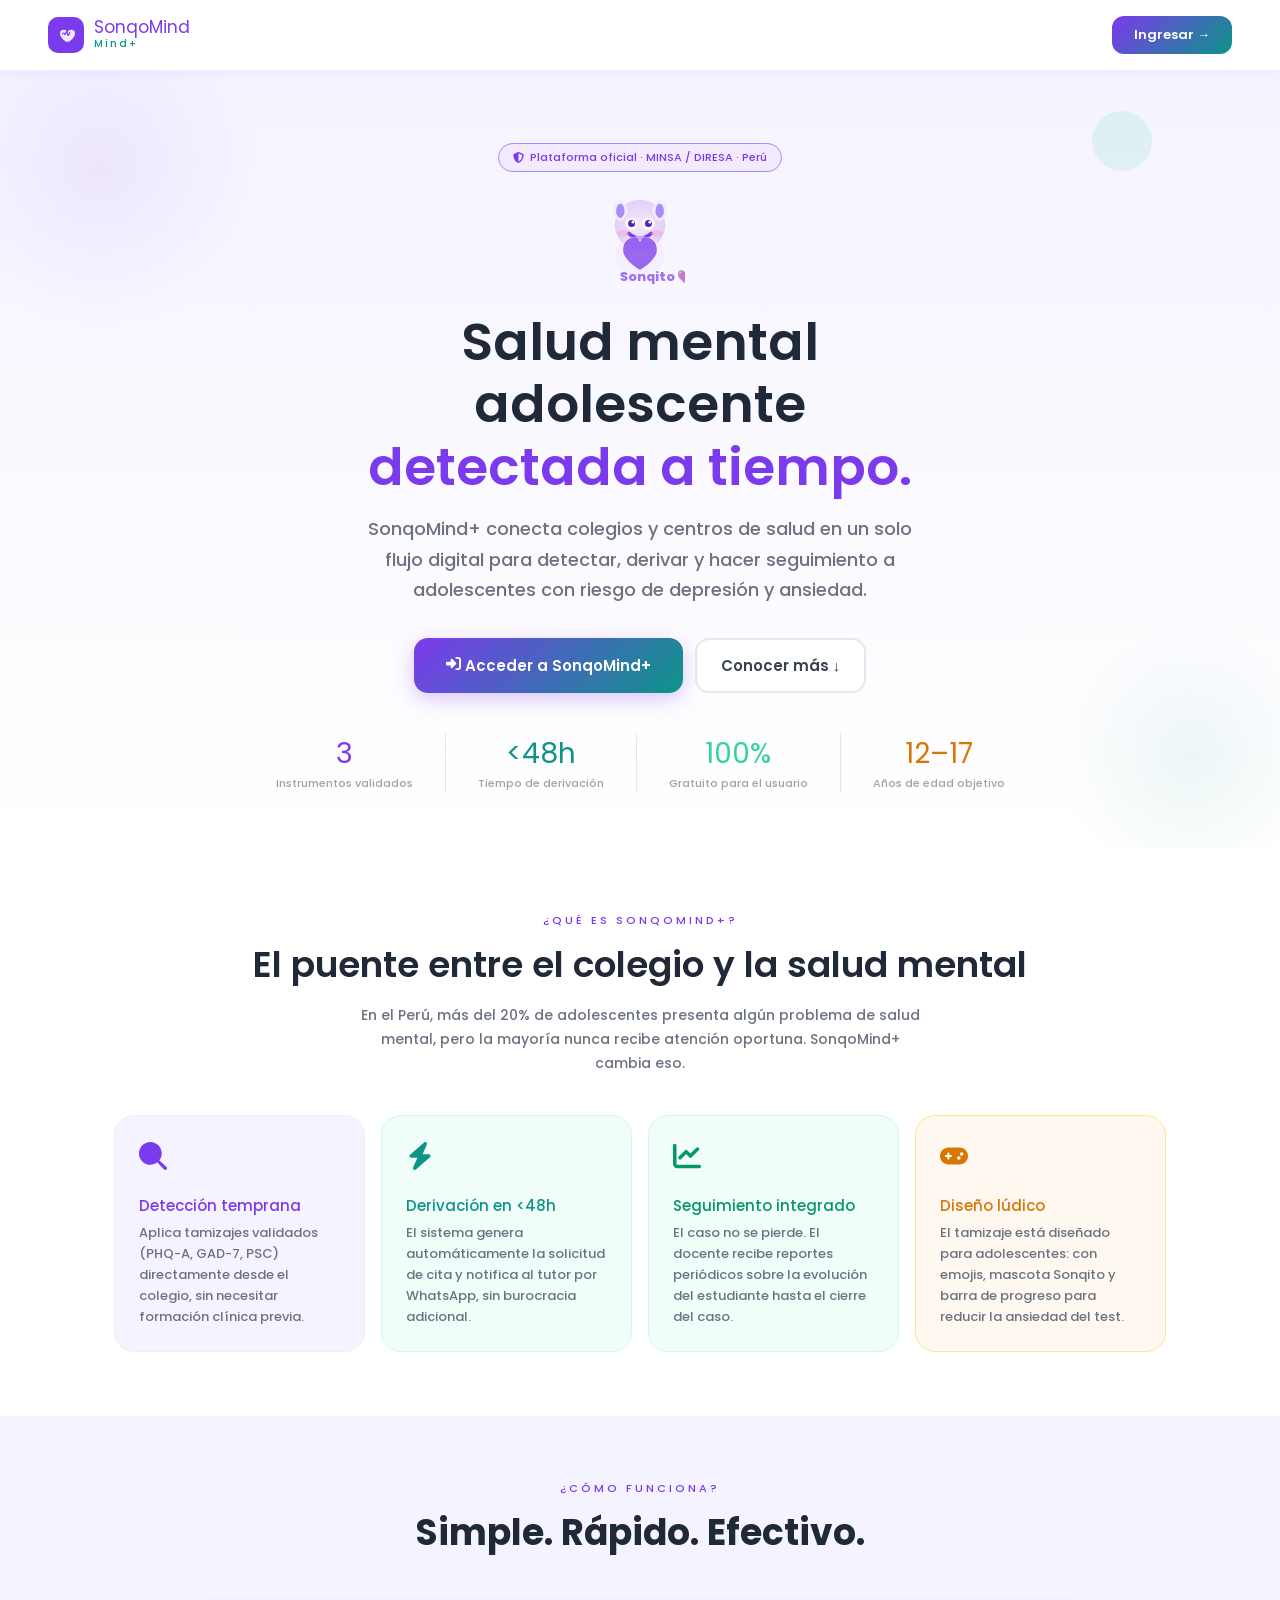
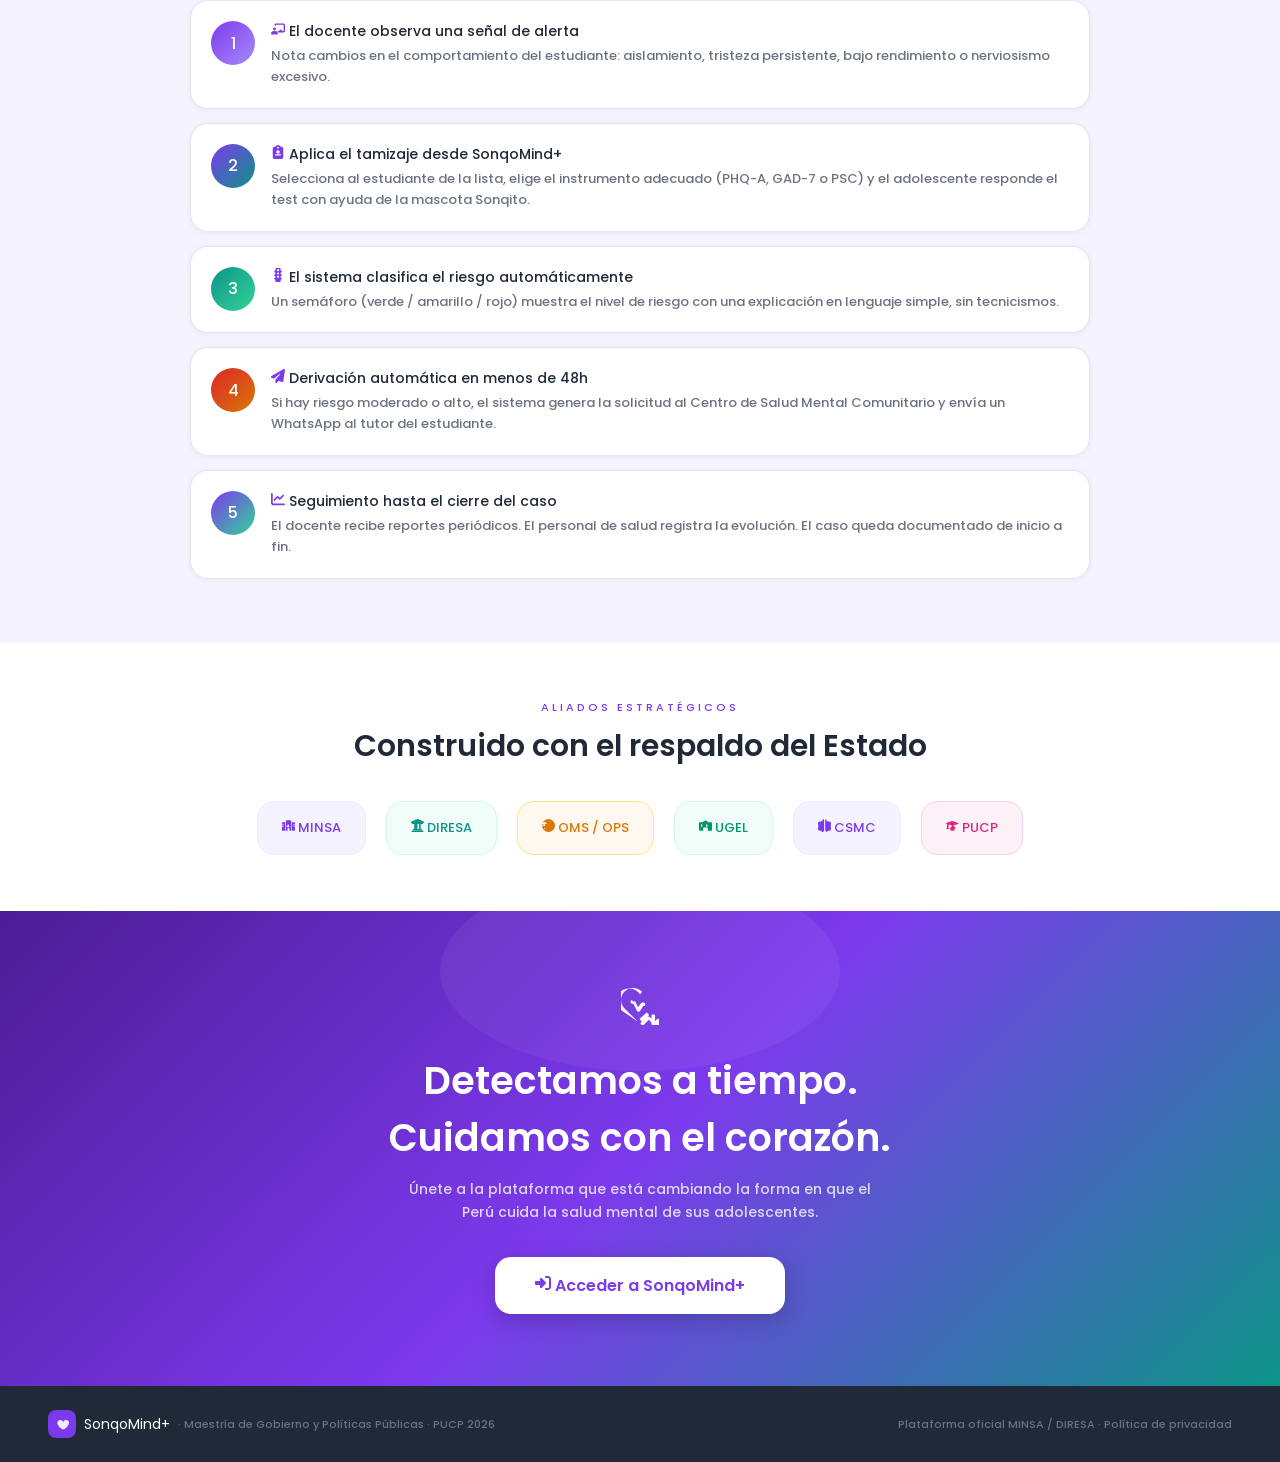
<file: SonqoMind_MVP.html>
<!DOCTYPE html>
<html lang="es">
<head>
<meta charset="UTF-8"/>
<meta name="viewport" content="width=device-width, initial-scale=1.0"/>
<title>SonqoMind+ | MVP</title>
<link href="https://fonts.googleapis.com/css2?family=Poppins:wght@400;500;600;700;800;900&display=swap" rel="stylesheet"/>
<link rel="stylesheet" href="SonqoMind_MVP.css"/>

</head>
<body>

<!-- ════════════════════════════════
  SCREEN 1: LOGIN
════════════════════════════════ -->
<!-- ════════════════════════════════
  SCREEN 0: LANDING PAGE
════════════════════════════════ -->
<div id="screen-landing" class="screen active" style="flex-direction:column;background:#fff;min-height:100vh">

  <!-- NAVBAR -->
  <nav style="display:flex;align-items:center;justify-content:space-between;padding:16px 48px;background:#fff;border-bottom:1px solid #f3eafd;position:sticky;top:0;z-index:100;box-shadow:0 1px 12px rgba(124,58,237,.07)">
    <div style="display:flex;align-items:center;gap:10px">
      <div style="width:36px;height:36px;background:#7C3AED;border-radius:10px;display:flex;align-items:center;justify-content:center">
        <svg width="18" height="18" viewBox="0 0 24 24" fill="none">
          <path d="M12 21s-8-5.5-8-11a5 5 0 0110 0 5 5 0 0110 0c0 5.5-8 11-8 11z" fill="white" opacity="0.9"/>
          <path d="M7 10.5q2-2.5 3 0t2-1.5 2 1.5 3-2.5" stroke="#7C3AED" stroke-width="1.5" stroke-linecap="round" fill="none"/>
        </svg>
      </div>
      <div>
        <div style="font-family:'Poppins',sans-serif;font-size:17px;color:#7C3AED;line-height:1">SonqoMind</div>
        <div style="font-size:10px;color:#0D9488;letter-spacing:2px;font-weight:500">Mind+</div>
      </div>
    </div>
    <div style="display:flex;align-items:center;gap:10px">
      <a href="#sobre" style="font-size:13px;font-weight:500;color:#6b7280;text-decoration:none;padding:6px 12px;display:none" id="nav-sobre">¿Qué es?</a>
      <a href="#como" style="font-size:13px;font-weight:500;color:#6b7280;text-decoration:none;padding:6px 12px;display:none" id="nav-como">¿Cómo funciona?</a>
      <a href="#aliados" style="font-size:13px;font-weight:500;color:#6b7280;text-decoration:none;padding:6px 12px;display:none" id="nav-ali">Aliados</a>
      <button onclick="goTo('login')" style="padding:9px 22px;background:linear-gradient(135deg,#7C3AED,#0D9488);border:none;border-radius:12px;color:#fff;font-size:13px;font-weight:600;cursor:pointer;font-family:'Poppins',sans-serif;transition:all .2s" onmouseover="this.style.opacity='.9'" onmouseout="this.style.opacity='1'">
        Ingresar →
      </button>
    </div>
  </nav>

  <!-- HERO -->
  <section style="display:flex;flex-direction:column;align-items:center;text-align:center;padding:72px 24px 56px;background:linear-gradient(180deg,#f5f3ff 0%,#fff 100%);position:relative;overflow:hidden">
    <!-- Decorativos fondo -->
    <div style="position:absolute;top:-60px;left:-60px;width:320px;height:320px;border-radius:50%;background:radial-gradient(circle,rgba(124,58,237,.08) 0%,transparent 70%);pointer-events:none"></div>
    <div style="position:absolute;bottom:-40px;right:-40px;width:260px;height:260px;border-radius:50%;background:radial-gradient(circle,rgba(13,148,136,.07) 0%,transparent 70%);pointer-events:none"></div>
    <div style="position:absolute;top:40px;right:10%;width:60px;height:60px;border-radius:50%;background:rgba(52,211,153,.12);pointer-events:none"></div>

    <!-- Badge -->
    <div style="display:inline-flex;align-items:center;gap:6px;background:#f3eafd;border:1px solid #a78bfa;border-radius:20px;padding:5px 14px;font-size:11px;font-weight:500;color:#7C3AED;margin-bottom:22px;animation:fadeIn .5s ease">
      <span style="display:inline-flex;align-items:center"><svg viewBox="0 0 512 512" fill="currentColor" style="width:1em;height:1em;vertical-align:-.125em"><path d="M256 0c4.6 0 9.2 1 13.4 2.9L457.7 82.8c22 9.3 38.4 31 38.3 57.2c-.5 99.2-41.3 280.7-213.6 363.2c-16.7 8-36.1 8-52.8 0C57.3 420.7 16.5 239.2 16 140c-.1-26.2 16.3-47.9 38.3-57.2L242.7 2.9C246.8 1 251.4 0 256 0zm0 66.8V444.8C394 378 431.1 230.1 432 141.4L256 66.8z"/></svg></span> Plataforma oficial · MINSA / DIRESA · Perú
    </div>

    <!-- Mascota animada -->
    <div style="margin-bottom:20px;animation:bounce 2.5s ease infinite">
      <svg width="90" height="90" viewBox="0 0 64 64" fill="none">
        <defs>
          <radialGradient id="ghead" cx="50%" cy="50%" r="50%">
            <stop offset="0%" stop-color="#f3eafd"/>
            <stop offset="100%" stop-color="#e0d0f8"/>
          </radialGradient>
        </defs>
        <circle cx="32" cy="22" r="18" fill="url(#ghead)"/>
        <ellipse cx="18" cy="12" rx="5" ry="7" fill="#f3eafd"/>
        <ellipse cx="46" cy="12" rx="5" ry="7" fill="#f3eafd"/>
        <ellipse cx="18" cy="12" rx="3" ry="5" fill="#a78bfa"/>
        <ellipse cx="46" cy="12" rx="3" ry="5" fill="#a78bfa"/>
        <circle cx="26" cy="21" r="4.5" fill="white"/>
        <circle cx="38" cy="21" r="4.5" fill="white"/>
        <circle cx="26" cy="21" r="2.5" fill="#5b21b6"/>
        <circle cx="38" cy="21" r="2.5" fill="#5b21b6"/>
        <circle cx="27" cy="20" r="1" fill="white"/>
        <circle cx="39" cy="20" r="1" fill="white"/>
        <path d="M24 28 Q32 35 40 28" stroke="#7C3AED" stroke-width="2.5" stroke-linecap="round" fill="none"/>
        <ellipse cx="20" cy="28" rx="4" ry="2.5" fill="#f9a8d4" opacity="0.55"/>
        <ellipse cx="44" cy="28" rx="4" ry="2.5" fill="#f9a8d4" opacity="0.55"/>
        <ellipse cx="32" cy="44" rx="18" ry="14" fill="#f3eafd" opacity="0.6"/>
        <path d="M32 54C32 54 20 47 20 40C20 33 25 31 28 31C29.5 31 31 32.5 32 34C33 32.5 34.5 31 36 31C39 31 44 33 44 40C44 47 32 54 32 54Z" fill="#7C3AED" opacity="0.75"/>
        <text x="18" y="62" font-size="9" fill="#7C3AED" font-family="Poppins,sans-serif" font-weight="800" opacity="0.7">Sonqito 💜</text>
      </svg>
    </div>

    <!-- Headline -->
    <h1 style="font-family:'Poppins',sans-serif;font-size:clamp(28px,5vw,52px);color:#1f2937;line-height:1.2;max-width:700px;margin-bottom:16px;font-weight:600">
      Salud mental adolescente<br><span style="color:#7C3AED">detectada a tiempo.</span>
    </h1>
    <p style="font-size:clamp(14px,2vw,18px);color:#6b7280;font-weight:500;max-width:560px;line-height:1.7;margin-bottom:32px">
      SonqoMind+ conecta colegios y centros de salud en un solo flujo digital para detectar, derivar y hacer seguimiento a adolescentes con riesgo de depresión y ansiedad.
    </p>

    <!-- CTAs -->
    <div style="display:flex;gap:12px;flex-wrap:wrap;justify-content:center;margin-bottom:40px">
      <button onclick="goTo('login')" style="padding:14px 32px;background:linear-gradient(135deg,#7C3AED,#0D9488);border:none;border-radius:14px;color:#fff;font-size:15px;font-weight:600;cursor:pointer;font-family:'Poppins',sans-serif;box-shadow:0 6px 20px rgba(124,58,237,.28);transition:all .2s" onmouseover="this.style.transform='translateY(-2px)'" onmouseout="this.style.transform='translateY(0)'">
        <span style="display:inline-flex;align-items:center"><svg viewBox="0 0 512 512" fill="currentColor" style="width:1em;height:1em;vertical-align:-.125em"><path d="M217.9 105.9L340.7 228.7c7.2 7.2 11.3 17.1 11.3 27.3s-4.1 20.1-11.3 27.3L217.9 406.1c-6.4 6.4-15 9.9-24 9.9c-18.7 0-33.9-15.2-33.9-33.9l0-62.1L32 320c-17.7 0-32-14.3-32-32l0-64c0-17.7 14.3-32 32-32l128 0 0-62.1c0-18.7 15.2-33.9 33.9-33.9c9 0 17.6 3.6 24 9.9zM352 416l64 0c17.7 0 32-14.3 32-32l0-256c0-17.7-14.3-32-32-32l-64 0c-17.7 0-32-14.3-32-32s14.3-32 32-32l64 0c53 0 96 43 96 96l0 256c0 53-43 96-96 96l-64 0c-17.7 0-32-14.3-32-32s14.3-32 32-32z"/></svg></span> Acceder a SonqoMind+
      </button>
      <button onclick="document.getElementById('sobre').scrollIntoView({behavior:'smooth'})" style="padding:14px 24px;border:2px solid #e5e7eb;border-radius:14px;color:#374151;font-size:15px;font-weight:600;cursor:pointer;font-family:'Poppins',sans-serif;background:#fff;transition:all .2s" onmouseover="this.style.borderColor='#7C3AED';this.style.color='#7C3AED'" onmouseout="this.style.borderColor='#e5e7eb';this.style.color='#374151'">
        Conocer más ↓
      </button>
    </div>

    <!-- Stats strip -->
    <div style="display:flex;gap:32px;flex-wrap:wrap;justify-content:center">
      <div style="text-align:center">
        <div style="font-family:'Poppins',sans-serif;font-size:28px;color:#7C3AED">3</div>
        <div style="font-size:11px;font-weight:500;color:#9ca3af">Instrumentos validados</div>
      </div>
      <div style="width:1px;background:#e5e7eb"></div>
      <div style="text-align:center">
        <div style="font-family:'Poppins',sans-serif;font-size:28px;color:#0D9488">&lt;48h</div>
        <div style="font-size:11px;font-weight:500;color:#9ca3af">Tiempo de derivación</div>
      </div>
      <div style="width:1px;background:#e5e7eb"></div>
      <div style="text-align:center">
        <div style="font-family:'Poppins',sans-serif;font-size:28px;color:#34D399">100%</div>
        <div style="font-size:11px;font-weight:500;color:#9ca3af">Gratuito para el usuario</div>
      </div>
      <div style="width:1px;background:#e5e7eb"></div>
      <div style="text-align:center">
        <div style="font-family:'Poppins',sans-serif;font-size:28px;color:#d97706">12–17</div>
        <div style="font-size:11px;font-weight:500;color:#9ca3af">Años de edad objetivo</div>
      </div>
    </div>
  </section>

  <!-- ¿QUÉ ES? -->
  <section id="sobre" style="padding:64px 24px;background:#fff;max-width:1100px;margin:0 auto;width:100%">
    <div style="text-align:center;margin-bottom:40px">
      <div style="font-size:11px;font-weight:500;letter-spacing:3px;color:#7C3AED;margin-bottom:8px">¿QUÉ ES SONQOMIND+?</div>
      <h2 style="font-family:'Poppins',sans-serif;font-size:clamp(22px,4vw,36px);color:#1f2937;margin-bottom:12px;font-weight:600">El puente entre el colegio y la salud mental</h2>
      <p style="font-size:14px;color:#6b7280;font-weight:500;max-width:560px;margin:0 auto;line-height:1.7">En el Perú, más del 20% de adolescentes presenta algún problema de salud mental, pero la mayoría nunca recibe atención oportuna. SonqoMind+ cambia eso.</p>
    </div>
    <div style="display:grid;grid-template-columns:repeat(auto-fit,minmax(240px,1fr));gap:16px">
      <div style="background:#f5f3ff;border-radius:20px;padding:24px;border:1px solid #f3eafd">
        <div style="font-size:28px;margin-bottom:12px;color:#7C3AED"><span style="display:inline-flex;align-items:center"><svg viewBox="0 0 512 512" fill="currentColor" style="width:1em;height:1em;vertical-align:-.125em"><path d="M208 48a160 160 0 1 1 0 320A160 160 0 1 1 208 48zM0 208C0 93.1 93.1 0 208 0S416 93.1 416 208c0 48.3-17.4 92.4-46 126.7L502.6 457.4c12.5 12.5 12.5 32.8 0 45.3s-32.8 12.5-45.3 0L334.7 370c-34.3 28.6-78.4 46-126.7 46C93.1 416 0 322.9 0 208zm240 80V168c0-8.8-7.2-16-16-16s-16 7.2-16 16V288c0 8.8 7.2 16 16 16s16-7.2 16-16zm-64-40V216c0-8.8-7.2-16-16-16s-16 7.2-16 16v32c0 8.8 7.2 16 16 16s16-7.2 16-16zm128 0V216c0-8.8-7.2-16-16-16s-16 7.2-16 16v32c0 8.8 7.2 16 16 16s16-7.2 16-16z"/></svg></span></div>
        <div style="font-size:15px;font-weight:500;color:#7C3AED;margin-bottom:6px">Detección temprana</div>
        <div style="font-size:13px;color:#6b7280;font-weight:500;line-height:1.6">Aplica tamizajes validados (PHQ-A, GAD-7, PSC) directamente desde el colegio, sin necesitar formación clínica previa.</div>
      </div>
      <div style="background:#f0fdf9;border-radius:20px;padding:24px;border:1px solid #ccfbf1">
        <div style="font-size:28px;margin-bottom:12px;color:#0D9488"><span style="display:inline-flex;align-items:center"><svg viewBox="0 0 448 512" fill="currentColor" style="width:1em;height:1em;vertical-align:-.125em"><path d="M349.4 44.6c5.9-13.7 1.5-29.7-10.6-38.5s-28.6-8-39.9 1.8l-256 224c-10 8.8-13.6 22.9-8.9 35.3S50.7 288 64 288H175.8L98.6 467.4c-5.9 13.7-1.5 29.7 10.6 38.5s28.6 8 39.9-1.8l256-224c10-8.8 13.6-22.9 8.9-35.3s-16.6-20.7-29.9-20.7H272.2L349.4 44.6z"/></svg></span></div>
        <div style="font-size:15px;font-weight:500;color:#0D9488;margin-bottom:6px">Derivación en &lt;48h</div>
        <div style="font-size:13px;color:#6b7280;font-weight:500;line-height:1.6">El sistema genera automáticamente la solicitud de cita y notifica al tutor por WhatsApp, sin burocracia adicional.</div>
      </div>
      <div style="background:#f0fdf9;border-radius:20px;padding:24px;border:1px solid #d1fae5">
        <div style="font-size:28px;margin-bottom:12px;color:#059669"><span style="display:inline-flex;align-items:center"><svg viewBox="0 0 512 512" fill="currentColor" style="width:1em;height:1em;vertical-align:-.125em"><path d="M64 64c0-17.7-14.3-32-32-32S0 46.3 0 64V400c0 44.2 35.8 80 80 80H480c17.7 0 32-14.3 32-32s-14.3-32-32-32H80c-8.8 0-16-7.2-16-16V64zm406.6 86.6c12.5-12.5 12.5-32.8 0-45.3s-32.8-12.5-45.3 0L320 210.7l-57.4-57.4c-12.5-12.5-32.8-12.5-45.3 0l-112 112c-12.5 12.5-12.5 32.8 0 45.3s32.8 12.5 45.3 0L240 221.3l57.4 57.4c12.5 12.5 32.8 12.5 45.3 0l128-128z"/></svg></span></div>
        <div style="font-size:15px;font-weight:500;color:#059669;margin-bottom:6px">Seguimiento integrado</div>
        <div style="font-size:13px;color:#6b7280;font-weight:500;line-height:1.6">El caso no se pierde. El docente recibe reportes periódicos sobre la evolución del estudiante hasta el cierre del caso.</div>
      </div>
      <div style="background:#fff8f0;border-radius:20px;padding:24px;border:1px solid #fde68a">
        <div style="font-size:28px;margin-bottom:12px;color:#d97706"><span style="display:inline-flex;align-items:center"><svg viewBox="0 0 640 512" fill="currentColor" style="width:1em;height:1em;vertical-align:-.125em"><path d="M192 64C86 64 0 150 0 256S86 448 192 448H448c106 0 192-86 192-192s-86-192-192-192H192zM496 168a40 40 0 1 1 0 80 40 40 0 1 1 0-80zM392 304a40 40 0 1 1 80 0 40 40 0 1 1 -80 0zM168 200c0-13.3 10.7-24 24-24s24 10.7 24 24v32h32c13.3 0 24 10.7 24 24s-10.7 24-24 24H216v32c0 13.3-10.7 24-24 24s-24-10.7-24-24V280H136c-13.3 0-24-10.7-24-24s10.7-24 24-24h32V200z"/></svg></span></div>
        <div style="font-size:15px;font-weight:500;color:#d97706;margin-bottom:6px">Diseño lúdico</div>
        <div style="font-size:13px;color:#6b7280;font-weight:500;line-height:1.6">El tamizaje está diseñado para adolescentes: con emojis, mascota Sonqito y barra de progreso para reducir la ansiedad del test.</div>
      </div>
    </div>
  </section>

  <!-- ¿CÓMO FUNCIONA? -->
  <section id="como" style="padding:64px 24px;background:#f5f3ff">
    <div style="max-width:900px;margin:0 auto;width:100%">
      <div style="text-align:center;margin-bottom:40px">
        <div style="font-size:11px;font-weight:500;letter-spacing:3px;color:#7C3AED;margin-bottom:8px">¿CÓMO FUNCIONA?</div>
        <h2 style="font-family:'Poppins',sans-serif;font-size:clamp(22px,4vw,36px);color:#1f2937">Simple. Rápido. Efectivo.</h2>
      </div>
      <div style="display:flex;flex-direction:column;gap:14px">
        <!-- Paso 1 -->
        <div style="display:flex;align-items:flex-start;gap:16px;background:#fff;border-radius:18px;padding:20px;border:1px solid #e5e7eb;box-shadow:0 1px 6px rgba(0,0,0,.05)">
          <div style="width:44px;height:44px;border-radius:50%;background:linear-gradient(135deg,#7C3AED,#a78bfa);color:#fff;font-size:16px;font-weight:500;display:flex;align-items:center;justify-content:center;flex-shrink:0">1</div>
          <div>
            <div style="font-size:14px;font-weight:500;color:#1f2937;margin-bottom:4px"><span style="display:inline-flex;align-items:center;color:#7C3AED"><svg viewBox="0 0 640 512" fill="currentColor" style="width:1em;height:1em;vertical-align:-.125em"><path d="M160 64c0-35.3 28.7-64 64-64H576c35.3 0 64 28.7 64 64V352c0 35.3-28.7 64-64 64H336.8c-11.8-25.5-29.9-47.5-52.4-64H384V320c0-17.7 14.3-32 32-32h64c17.7 0 32 14.3 32 32v32h64V64L224 64v49.1C214.2 102.4 197.2 96 179 96H160V64zm0 128c35.3 0 64 28.7 64 64s-28.7 64-64 64s-64-28.7-64-64s28.7-64 64-64zM0 477.5C0 406 57.3 352 128 352h64c70.7 0 128 54 128 125.5c0 19-15.4 34.5-34.5 34.5H34.5C15.4 512 0 496.6 0 477.5z"/></svg></span> El docente observa una señal de alerta</div>
            <div style="font-size:13px;color:#6b7280;font-weight:500;line-height:1.6">Nota cambios en el comportamiento del estudiante: aislamiento, tristeza persistente, bajo rendimiento o nerviosismo excesivo.</div>
          </div>
        </div>
        <!-- Paso 2 -->
        <div style="display:flex;align-items:flex-start;gap:16px;background:#fff;border-radius:18px;padding:20px;border:1px solid #e5e7eb;box-shadow:0 1px 6px rgba(0,0,0,.05)">
          <div style="width:44px;height:44px;border-radius:50%;background:linear-gradient(135deg,#7C3AED,#0D9488);color:#fff;font-size:16px;font-weight:500;display:flex;align-items:center;justify-content:center;flex-shrink:0">2</div>
          <div>
            <div style="font-size:14px;font-weight:500;color:#1f2937;margin-bottom:4px"><span style="display:inline-flex;align-items:center;color:#7C3AED"><svg viewBox="0 0 384 512" fill="currentColor" style="width:1em;height:1em;vertical-align:-.125em"><path d="M192 0c-41.8 0-77.4 26.7-90.5 64H64C28.7 64 0 92.7 0 128V448c0 35.3 28.7 64 64 64H320c35.3 0 64-28.7 64-64V128c0-35.3-28.7-64-64-64H282.5C269.4 26.7 233.8 0 192 0zm0 64a32 32 0 1 1 0 64 32 32 0 1 1 0-64zM128 256a64 64 0 1 1 128 0 64 64 0 1 1 -128 0zm-24 80h176c13.3 0 24 10.7 24 24s-10.7 24-24 24H104c-13.3 0-24-10.7-24-24s10.7-24 24-24z"/></svg></span> Aplica el tamizaje desde SonqoMind+</div>
            <div style="font-size:13px;color:#6b7280;font-weight:500;line-height:1.6">Selecciona al estudiante de la lista, elige el instrumento adecuado (PHQ-A, GAD-7 o PSC) y el adolescente responde el test con ayuda de la mascota Sonqito.</div>
          </div>
        </div>
        <!-- Paso 3 -->
        <div style="display:flex;align-items:flex-start;gap:16px;background:#fff;border-radius:18px;padding:20px;border:1px solid #e5e7eb;box-shadow:0 1px 6px rgba(0,0,0,.05)">
          <div style="width:44px;height:44px;border-radius:50%;background:linear-gradient(135deg,#0D9488,#34D399);color:#fff;font-size:16px;font-weight:500;display:flex;align-items:center;justify-content:center;flex-shrink:0">3</div>
          <div>
            <div style="font-size:14px;font-weight:500;color:#1f2937;margin-bottom:4px"><span style="display:inline-flex;align-items:center;color:#7C3AED"><svg viewBox="0 0 320 512" fill="currentColor" style="width:1em;height:1em;vertical-align:-.125em"><path d="M96 0H224c17.7 0 32 14.3 32 32V96h16c17.7 0 32 14.3 32 32s-14.3 32-32 32H256v64h16c17.7 0 32 14.3 32 32s-14.3 32-32 32H256v64h16c17.7 0 32 14.3 32 32s-14.3 32-32 32H256v64c0 17.7-14.3 32-32 32H96c-17.7 0-32-14.3-32-32V416H48c-17.7 0-32-14.3-32-32s14.3-32 32-32H64V288H48c-17.7 0-32-14.3-32-32s14.3-32 32-32H64V160H48c-17.7 0-32-14.3-32-32s14.3-32 32-32H64V32C64 14.3 78.3 0 96 0zM160 120a40 40 0 1 0 0-80 40 40 0 1 0 0 80zm0 120a40 40 0 1 0 0-80 40 40 0 1 0 0 80zm40 80a40 40 0 1 0 -80 0 40 40 0 1 0 80 0z"/></svg></span> El sistema clasifica el riesgo automáticamente</div>
            <div style="font-size:13px;color:#6b7280;font-weight:500;line-height:1.6">Un semáforo (verde / amarillo / rojo) muestra el nivel de riesgo con una explicación en lenguaje simple, sin tecnicismos.</div>
          </div>
        </div>
        <!-- Paso 4 -->
        <div style="display:flex;align-items:flex-start;gap:16px;background:#fff;border-radius:18px;padding:20px;border:1px solid #e5e7eb;box-shadow:0 1px 6px rgba(0,0,0,.05)">
          <div style="width:44px;height:44px;border-radius:50%;background:linear-gradient(135deg,#dc2626,#d97706);color:#fff;font-size:16px;font-weight:500;display:flex;align-items:center;justify-content:center;flex-shrink:0">4</div>
          <div>
            <div style="font-size:14px;font-weight:500;color:#1f2937;margin-bottom:4px"><span style="display:inline-flex;align-items:center;color:#7C3AED"><svg viewBox="0 0 512 512" fill="currentColor" style="width:1em;height:1em;vertical-align:-.125em"><path d="M498.1 5.6c10.1 7 15.4 19.1 13.5 31.2l-64 416c-1.5 9.7-7.4 18.2-16 23s-18.9 5.4-28 1.6L284 427.7l-68.5 74.1c-8.9 9.7-22.9 12.9-35.2 8.1S160 493.2 160 480V396.4c0-4 1.5-7.8 4.2-10.7L331.8 202.8c5.8-6.3 5.6-16-.4-22s-15.7-6.4-22-.7L106 360.8 17.7 316.6C7.1 311.3 .3 300.7 0 288.9s5.9-22.8 16.1-28.7l448-256c10.7-6.1 23.9-5.5 34 1.4z"/></svg></span> Derivación automática en menos de 48h</div>
            <div style="font-size:13px;color:#6b7280;font-weight:500;line-height:1.6">Si hay riesgo moderado o alto, el sistema genera la solicitud al Centro de Salud Mental Comunitario y envía un WhatsApp al tutor del estudiante.</div>
          </div>
        </div>
        <!-- Paso 5 -->
        <div style="display:flex;align-items:flex-start;gap:16px;background:#fff;border-radius:18px;padding:20px;border:1px solid #e5e7eb;box-shadow:0 1px 6px rgba(0,0,0,.05)">
          <div style="width:44px;height:44px;border-radius:50%;background:linear-gradient(135deg,#7C3AED,#34D399);color:#fff;font-size:16px;font-weight:500;display:flex;align-items:center;justify-content:center;flex-shrink:0">5</div>
          <div>
            <div style="font-size:14px;font-weight:500;color:#1f2937;margin-bottom:4px"><span style="display:inline-flex;align-items:center;color:#7C3AED"><svg viewBox="0 0 512 512" fill="currentColor" style="width:1em;height:1em;vertical-align:-.125em"><path d="M64 64c0-17.7-14.3-32-32-32S0 46.3 0 64V400c0 44.2 35.8 80 80 80H480c17.7 0 32-14.3 32-32s-14.3-32-32-32H80c-8.8 0-16-7.2-16-16V64zm406.6 86.6c12.5-12.5 12.5-32.8 0-45.3s-32.8-12.5-45.3 0L320 210.7l-57.4-57.4c-12.5-12.5-32.8-12.5-45.3 0l-112 112c-12.5 12.5-12.5 32.8 0 45.3s32.8 12.5 45.3 0L240 221.3l57.4 57.4c12.5 12.5 32.8 12.5 45.3 0l128-128z"/></svg></span> Seguimiento hasta el cierre del caso</div>
            <div style="font-size:13px;color:#6b7280;font-weight:500;line-height:1.6">El docente recibe reportes periódicos. El personal de salud registra la evolución. El caso queda documentado de inicio a fin.</div>
          </div>
        </div>
      </div>
    </div>
  </section>

  <!-- ALIADOS -->
  <section id="aliados" style="padding:56px 24px;background:#fff">
    <div style="max-width:900px;margin:0 auto;text-align:center">
      <div style="font-size:11px;font-weight:500;letter-spacing:3px;color:#7C3AED;margin-bottom:8px">ALIADOS ESTRATÉGICOS</div>
      <h2 style="font-family:'Poppins',sans-serif;font-size:clamp(20px,3vw,30px);color:#1f2937;margin-bottom:32px;font-weight:600">Construido con el respaldo del Estado</h2>
      <div style="display:flex;gap:20px;flex-wrap:wrap;justify-content:center;align-items:center">
        <div style="background:#f5f3ff;border-radius:16px;padding:16px 24px;font-size:13px;font-weight:500;color:#7C3AED;border:1px solid #f3eafd"><span style="display:inline-flex;align-items:center"><svg viewBox="0 0 640 512" fill="currentColor" style="width:1em;height:1em;vertical-align:-.125em"><path d="M192 48c0-26.5 21.5-48 48-48H400c26.5 0 48 21.5 48 48V512H368V432c0-26.5-21.5-48-48-48s-48 21.5-48 48v80H192V48zM48 96H160V512H48c-26.5 0-48-21.5-48-48V320H80c8.8 0 16-7.2 16-16s-7.2-16-16-16H0V240H80c8.8 0 16-7.2 16-16s-7.2-16-16-16H0V144c0-26.5 21.5-48 48-48zm544 0c26.5 0 48 21.5 48 48v48H560c-8.8 0-16 7.2-16 16s7.2 16 16 16h80v48H560c-8.8 0-16 7.2-16 16s7.2 16 16 16h80V464c0 26.5-21.5 48-48 48H480V96H592zM296 208c-13.3 0-24 10.7-24 24v32H240c-13.3 0-24 10.7-24 24s10.7 24 24 24h32v32c0 13.3 10.7 24 24 24s24-10.7 24-24V312h32c13.3 0 24-10.7 24-24s-10.7-24-24-24H344V232c0-13.3-10.7-24-24-24z"/></svg></span> MINSA</div>
        <div style="background:#f0fdf9;border-radius:16px;padding:16px 24px;font-size:13px;font-weight:500;color:#0D9488;border:1px solid #ccfbf1"><span style="display:inline-flex;align-items:center"><svg viewBox="0 0 512 512" fill="currentColor" style="width:1em;height:1em;vertical-align:-.125em"><path d="M243.4 2.6l-224 96c-14 6-21.8 21-18.7 35.8S16.8 160 32 160v8c0 13.3 10.7 24 24 24H456c13.3 0 24-10.7 24-24v-8c15.2 0 28.3-10.7 31.3-25.6s-4.8-29.9-18.7-35.8l-224-96c-14.4-6.2-30.7-6.2-45.2 0zM192 160H128V392H96c-13.3 0-24 10.7-24 24s10.7 24 24 24H416c13.3 0 24-10.7 24-24s-10.7-24-24-24H384V160H320V392H256V160H192V392H192V160zM48 448c-17.7 0-32 14.3-32 32s14.3 32 32 32H464c17.7 0 32-14.3 32-32s-14.3-32-32-32H48z"/></svg></span> DIRESA</div>
        <div style="background:#fff8f0;border-radius:16px;padding:16px 24px;font-size:13px;font-weight:500;color:#d97706;border:1px solid #fde68a"><span style="display:inline-flex;align-items:center"><svg viewBox="0 0 512 512" fill="currentColor" style="width:1em;height:1em;vertical-align:-.125em"><path d="M57.7 193l9.4 18.9c4 8.1 12.2 13.1 21.2 13.1s17.2-5 21.2-13.1L128 175l6.5 13.1C138.5 196.1 146.7 201 156 201h10c13.2 0 24-10.8 24-24s-10.8-24-24-24H160.7l-7.4-14.8C149.3 130.4 141.2 125 132 125H48c-9.2 0-17.3 5.4-21.3 13.2L0 192h31c13.2 0 24 10.8 24 24s-10.8 24-24 24H0V272H44.8c8.9 0 17-5 21-13l5.8-11.6 6.1 12.2c4 8 12.1 13 21.1 13H112c13.2 0 24-10.8 24-24s-10.8-24-24-24H99.7L57.7 193zM256 0a256 256 0 1 1 0 512A256 256 0 1 1 256 0zM127.8 368L96 336l-16 48 47.8-16zm64 80H160v-16.5L256 384v48H224l-32.2-16z"/></svg></span> OMS / OPS</div>
        <div style="background:#f0fdf9;border-radius:16px;padding:16px 24px;font-size:13px;font-weight:500;color:#059669;border:1px solid #d1fae5"><span style="display:inline-flex;align-items:center"><svg viewBox="0 0 640 512" fill="currentColor" style="width:1em;height:1em;vertical-align:-.125em"><path d="M337.8 5.4C327-1.8 313-1.8 302.2 5.4L166.3 96H48C21.5 96 0 117.5 0 144V464c0 26.5 21.5 48 48 48H208V352h224V512H592c26.5 0 48-21.5 48-48V144c0-26.5-21.5-48-48-48H473.7L337.8 5.4zM96 224c0-17.7 14.3-32 32-32s32 14.3 32 32v64c0 17.7-14.3 32-32 32s-32-14.3-32-32V224zm288-32c17.7 0 32 14.3 32 32v64c0 17.7-14.3 32-32 32s-32-14.3-32-32V224c0-17.7 14.3-32 32-32z"/></svg></span> UGEL</div>
        <div style="background:#f5f3ff;border-radius:16px;padding:16px 24px;font-size:13px;font-weight:500;color:#7C3AED;border:1px solid #f3eafd"><span style="display:inline-flex;align-items:center"><svg viewBox="0 0 512 512" fill="currentColor" style="width:1em;height:1em;vertical-align:-.125em"><path d="M184 0c30.9 0 56 25.1 56 56V456c0 30.9-25.1 56-56 56c-28.9 0-52.7-21.9-55.7-50.1C102.4 459.8 86.4 464 69.3 464C31 464 0 433 0 394.7c0-12.4 3.3-24 9-34c-5.7-9.9-9-21.6-9-34C0 306.6 14.7 290.1 34.1 280 14.7 269.9 0 253.4 0 234.7c0-12.4 3.3-24 9-34c-5.7-9.9-9-21.6-9-34C0 128 31 97 69.3 97c17.1 0 33 4.2 46.9 11.5C119.3 79.9 148.2 64 180.5 64 183 64 184 0 184 0zm144 0v64c0 0 1 0 3.5 0c32.3 0 61.2 15.9 63.9 44.5C409.7 101.2 425.6 97 442.7 97C481 97 512 128 512 166.7c0 12.4-3.3 24-9 34c5.7 9.9 9 21.6 9 34c0 18.7-14.7 35.2-34.1 45.3C498.3 289.9 512 306.4 512 325.3c0 12.4-3.3 24-9 34c5.7 9.9 9 21.6 9 34C512 433 481 464 442.7 464c-17.1 0-33-4.2-46.9-11.5c-3 28.2-26.8 50.1-55.7 50.1c-30.9 0-56-25.1-56-56V56c0-30.9 25.1-56 56-56z"/></svg></span> CSMC</div>
        <div style="background:#fdf2f8;border-radius:16px;padding:16px 24px;font-size:13px;font-weight:500;color:#db2777;border:1px solid #fbcfe8"><span style="display:inline-flex;align-items:center"><svg viewBox="0 0 640 512" fill="currentColor" style="width:1em;height:1em;vertical-align:-.125em"><path d="M320 32c-8.1 0-16.1 1.4-23.7 4.1L15.8 137.4C6.3 140.9 0 149.9 0 160s6.3 19.1 15.8 22.6l57.9 20.9C57.3 229.3 48 259.8 48 291.9v28.1c0 28.4-10.8 57.7-22.3 80.8c-6.5 13-0.6 28.3 14.3 30.7l48 8c13.7 2.3 27.2-5.8 30.8-19.1C129.2 382.9 128 357.3 128 340.8V291.9c0-28.2 6.8-55.9 19.1-80.9L302.3 267.9C311.1 271.5 319.9 272 320 272c.9 0 17.1-.5 17.7-4.1l288-104C635.7 160.4 640 149.1 640 160zm-22.1 201.5l-4.6 16.5c-23.1 83.1-93.3 148.3-181.3 168.3l-4 20.2 32-7.5C210.6 397.7 224 431.7 224 464v16c0 17.7 14.3 32 32 32h128c17.7 0 32-14.3 32-32V464c0-32.3 13.4-66.3 74-103z"/></svg></span> PUCP</div>
      </div>
    </div>
  </section>

  <!-- CTA FINAL -->
  <section style="padding:72px 24px;background:linear-gradient(135deg,#4c1d95,#7C3AED 50%,#0D9488 100%);text-align:center;position:relative;overflow:hidden">
    <div style="position:absolute;top:-40px;left:50%;transform:translateX(-50%);width:400px;height:200px;border-radius:50%;background:rgba(255,255,255,.05)"></div>
    <div style="position:relative;z-index:1">
      <div style="font-size:38px;margin-bottom:12px;animation:bounce 2s infinite;color:#fff"><span style="display:inline-flex;align-items:center"><svg viewBox="0 0 512 512" fill="currentColor" style="width:1em;height:1em;vertical-align:-.125em"><path d="M228.3 469.1L47.6 288.4C-16.4 224.4-15.9 122.3 49.2 59c65.4-63.2 171.4-60.9 234.8 5.3L256 96l-28-31.7C161.1 4.8 54.9 2.5-11.8 67.4c-66.7 65.2-66.7 170.8 .3 235.6L228.3 469.1zM282.3 469c19.6-16.4 73-64.1 97.3-91.7l-32.9-32.9c-24.9 23.5-74.2 68.5-97.2 87.2L282.3 469.1zM432 512c-13.3 0-24-10.7-24-24v-12.2l-33.1-33.1-50.6 50.6C319.7 497.1 315 512 300.3 512H288c-13.3 0-24-10.7-24-24s10.7-24 24-24h3.8l60.3-60.3c9.4-9.4 24.6-9.4 33.9 0l25.1 25.1V392c0-13.3 10.7-24 24-24s24 10.7 24 24v68.7l25.1-25.1c9.4-9.4 24.6-9.4 33.9 0L524.1 464H528c13.3 0 24 10.7 24 24s-10.7 24-24 24H432zM152 176c-13.3 0-24 10.7-24 24s10.7 24 24 24h14.5l48.1 96.2c3.9 7.7 11.5 12.8 20.1 13.3s16.8-3.7 21.7-10.9L299 256h5c13.3 0 24-10.7 24-24s-10.7-24-24-24h-16c-7.7 0-14.9 3.7-19.4 9.9l-39.1 54.7-33.2-66.4C192.1 197.3 184.1 192 175.3 192H152z"/></svg></span></div>
      <h2 style="font-family:'Poppins',sans-serif;font-size:clamp(22px,4vw,38px);color:#fff;margin-bottom:12px;font-weight:600;max-width:600px;margin-left:auto;margin-right:auto">Detectamos a tiempo.<br>Cuidamos con el corazón.</h2>
      <p style="font-size:14px;color:rgba(255,255,255,.78);font-weight:500;margin-bottom:32px;max-width:480px;margin-left:auto;margin-right:auto;line-height:1.7">Únete a la plataforma que está cambiando la forma en que el Perú cuida la salud mental de sus adolescentes.</p>
      <button onclick="goTo('login')" style="padding:16px 40px;background:#fff;border:none;border-radius:16px;color:#7C3AED;font-size:16px;font-weight:600;cursor:pointer;font-family:'Poppins',sans-serif;box-shadow:0 6px 24px rgba(0,0,0,.2);transition:all .2s" onmouseover="this.style.transform='translateY(-2px)'" onmouseout="this.style.transform='translateY(0)'">
        <span style="display:inline-flex;align-items:center"><svg viewBox="0 0 512 512" fill="currentColor" style="width:1em;height:1em;vertical-align:-.125em"><path d="M217.9 105.9L340.7 228.7c7.2 7.2 11.3 17.1 11.3 27.3s-4.1 20.1-11.3 27.3L217.9 406.1c-6.4 6.4-15 9.9-24 9.9c-18.7 0-33.9-15.2-33.9-33.9l0-62.1L32 320c-17.7 0-32-14.3-32-32l0-64c0-17.7 14.3-32 32-32l128 0 0-62.1c0-18.7 15.2-33.9 33.9-33.9c9 0 17.6 3.6 24 9.9zM352 416l64 0c17.7 0 32-14.3 32-32l0-256c0-17.7-14.3-32-32-32l-64 0c-17.7 0-32-14.3-32-32s14.3-32 32-32l64 0c53 0 96 43 96 96l0 256c0 53-43 96-96 96l-64 0c-17.7 0-32-14.3-32-32s14.3-32 32-32z"/></svg></span> Acceder a SonqoMind+
      </button>
    </div>
  </section>

  <!-- FOOTER -->
  <footer style="padding:24px 48px;background:#1f2937;display:flex;align-items:center;justify-content:space-between;flex-wrap:wrap;gap:12px">
    <div style="display:flex;align-items:center;gap:8px">
      <div style="width:28px;height:28px;background:#7C3AED;border-radius:8px;display:flex;align-items:center;justify-content:center">
        <svg width="14" height="14" viewBox="0 0 24 24" fill="none"><path d="M12 21s-8-5.5-8-11a5 5 0 0110 0 5 5 0 0110 0c0 5.5-8 11-8 11z" fill="white" opacity="0.9"/></svg>
      </div>
      <span style="font-family:'Poppins',sans-serif;font-size:14px;color:#fff">SonqoMind+</span>
      <span style="font-size:11px;color:#6b7280;font-weight:500">· Maestría de Gobierno y Políticas Públicas · PUCP 2026</span>
    </div>
    <div style="font-size:11px;color:#6b7280;font-weight:500">Plataforma oficial MINSA / DIRESA · Política de privacidad</div>
  </footer>

</div>

<div id="screen-login" class="screen">
  <div class="login-card">
    <div class="login-left">
      <div>
        <div class="ll-logo">
          <div class="ll-icon">
            <svg width="20" height="20" viewBox="0 0 24 24" fill="none">
              <path d="M12 21s-8-5.5-8-11a5 5 0 0110 0 5 5 0 0110 0c0 5.5-8 11-8 11z" fill="white" opacity="0.9"/>
              <path d="M7 10.5q2-2.5 3 0t2-1.5 2 1.5 3-2.5" stroke="#7C3AED" stroke-width="1.5" stroke-linecap="round" fill="none"/>
            </svg>
          </div>
          <div class="ll-brand">SonqoMind<small>Mind+</small></div>
        </div>
        <div class="ll-title">Salud mental adolescente a tiempo</div>
        <div class="ll-desc">Detección temprana, derivación y seguimiento para IE públicas del Perú.</div>
        <div class="ll-pill"><span style="display:inline-flex;align-items:center"><svg viewBox="0 0 512 512" fill="currentColor" style="width:1em;height:1em;vertical-align:-.125em"><path d="M448 256A192 192 0 1 0 64 256a192 192 0 1 0 384 0zM0 256a256 256 0 1 1 512 0A256 256 0 1 1 0 256zm256 80a80 80 0 1 0 0-160 80 80 0 1 0 0 160zm0-224a144 144 0 1 1 0 288 144 144 0 1 1 0-288zM232 256a24 24 0 1 1 48 0 24 24 0 1 1 -48 0z"/></svg></span> PHQ-A · GAD-7 · PSC</div>
        <div style="margin-top:5px" class="ll-pill"><span style="display:inline-flex;align-items:center"><svg viewBox="0 0 448 512" fill="currentColor" style="width:1em;height:1em;vertical-align:-.125em"><path d="M224 0c-17.7 0-32 14.3-32 32V49.9C119.5 61.4 64 124.2 64 200v33.4c0 45.4-15.5 89.5-43.8 124.9L5.3 377c-5.8 7.2-6.9 17.1-2.9 25.4S14.8 416 24 416H424c9.2 0 17.6-5.3 21.6-13.6s2.9-18.2-2.9-25.4l-14.9-18.6C399.5 322.9 384 278.8 384 233.4V200c0-75.8-55.5-138.6-128-150.1V32c0-17.7-14.3-32-32-32zm0 96c61.9 0 112 50.1 112 112v33.4c0 47.9 13.9 94.6 39.7 134.6H72.3C98.1 328 112 281.3 112 233.4V208c0-61.9 50.1-112 112-112zm64 352H160c0 17 6.7 33.3 18.7 45.3s28.3 18.7 45.3 18.7s33.3-6.7 45.3-18.7s18.7-28.3 18.7-45.3z"/></svg></span> Derivación en &lt;48h</div>
        <div style="margin-top:5px" class="ll-pill"><span style="display:inline-flex;align-items:center"><svg viewBox="0 0 512 512" fill="currentColor" style="width:1em;height:1em;vertical-align:-.125em"><path d="M64 64c0-17.7-14.3-32-32-32S0 46.3 0 64V400c0 44.2 35.8 80 80 80H480c17.7 0 32-14.3 32-32s-14.3-32-32-32H80c-8.8 0-16-7.2-16-16V64zm406.6 86.6c12.5-12.5 12.5-32.8 0-45.3s-32.8-12.5-45.3 0L320 210.7l-57.4-57.4c-12.5-12.5-32.8-12.5-45.3 0l-112 112c-12.5 12.5-12.5 32.8 0 45.3s32.8 12.5 45.3 0L240 221.3l57.4 57.4c12.5 12.5 32.8 12.5 45.3 0l128-128z"/></svg></span> Seguimiento integrado</div>
      </div>
      <div style="display:flex;justify-content:center;margin-top:14px">
        <svg style="animation:bounce 2s infinite" width="72" height="72" viewBox="0 0 64 64" fill="none">
          <circle cx="32" cy="22" r="16" fill="white" opacity="0.18"/>
          <ellipse cx="18" cy="13" rx="4" ry="6" fill="white" opacity="0.15"/><ellipse cx="46" cy="13" rx="4" ry="6" fill="white" opacity="0.15"/>
          <ellipse cx="18" cy="13" rx="2.5" ry="4" fill="#a78bfa" opacity="0.6"/><ellipse cx="46" cy="13" rx="2.5" ry="4" fill="#a78bfa" opacity="0.6"/>
          <circle cx="26" cy="21" r="3.5" fill="white" opacity="0.85"/><circle cx="38" cy="21" r="3.5" fill="white" opacity="0.85"/>
          <circle cx="26" cy="21" r="1.8" fill="#5b21b6"/><circle cx="38" cy="21" r="1.8" fill="#5b21b6"/>
          <path d="M25 27 Q32 33 39 27" stroke="white" stroke-width="2" stroke-linecap="round" fill="none"/>
          <ellipse cx="20" cy="27" rx="3" ry="2" fill="#f9a8d4" opacity="0.4"/><ellipse cx="44" cy="27" rx="3" ry="2" fill="#f9a8d4" opacity="0.4"/>
          <ellipse cx="32" cy="40" rx="16" ry="14" fill="white" opacity="0.12"/>
        </svg>
      </div>
    </div>
    <div class="login-right">
      <div class="lr-title">¡Bienvenido de vuelta!</div>
      <div class="lr-sub">Selecciona tu perfil e ingresa tus credenciales</div>
      <div class="role-sel">
        <button class="role-btn active" onclick="setRole(this)"><div class="ri"><span style="display:inline-flex;align-items:center"><svg viewBox="0 0 640 512" fill="currentColor" style="width:1em;height:1em;vertical-align:-.125em"><path d="M160 64c0-35.3 28.7-64 64-64H576c35.3 0 64 28.7 64 64V352c0 35.3-28.7 64-64 64H336.8c-11.8-25.5-29.9-47.5-52.4-64H384V320c0-17.7 14.3-32 32-32h64c17.7 0 32 14.3 32 32v32h64V64L224 64v49.1C214.2 102.4 197.2 96 179 96H160V64zm0 128c35.3 0 64 28.7 64 64s-28.7 64-64 64s-64-28.7-64-64s28.7-64 64-64zM0 477.5C0 406 57.3 352 128 352h64c70.7 0 128 54 128 125.5c0 19-15.4 34.5-34.5 34.5H34.5C15.4 512 0 496.6 0 477.5z"/></svg></span></div><div class="rl">Docente</div></button>
        <button class="role-btn" onclick="setRole(this)"><div class="ri"><span style="display:inline-flex;align-items:center"><svg viewBox="0 0 512 512" fill="currentColor" style="width:1em;height:1em;vertical-align:-.125em"><path d="M256 0c4.6 0 9.2 1 13.4 2.9L457.7 82.8c22 9.3 38.4 31 38.3 57.2c-.5 99.2-41.3 280.7-213.6 363.2c-16.7 8-36.1 8-52.8 0C57.3 420.7 16.5 239.2 16 140c-.1-26.2 16.3-47.9 38.3-57.2L242.7 2.9C246.8 1 251.4 0 256 0zm0 66.8V444.8C394 378 431.1 230.1 432 141.4L256 66.8z"/></svg></span></div><div class="rl">Administrador</div></button>
      </div>
      <div id="login-error" class="login-error">⚠ Usuario o contraseña incorrectos.</div>
      <div class="field"><label>USUARIO</label><input id="inp-user" type="text" value="mirtha.rios" placeholder="Ingresa tu usuario"/></div>
      <div class="field"><label>CONTRASEÑA</label><input id="inp-pass" type="password" value="docente123" placeholder="Contraseña"/></div>
      <button class="btn-login" onclick="doLogin()"><span style="display:inline-flex;align-items:center"><svg viewBox="0 0 512 512" fill="currentColor" style="width:1em;height:1em;vertical-align:-.125em"><path d="M217.9 105.9L340.7 228.7c7.2 7.2 11.3 17.1 11.3 27.3s-4.1 20.1-11.3 27.3L217.9 406.1c-6.4 6.4-15 9.9-24 9.9c-18.7 0-33.9-15.2-33.9-33.9l0-62.1L32 320c-17.7 0-32-14.3-32-32l0-64c0-17.7 14.3-32 32-32l128 0 0-62.1c0-18.7 15.2-33.9 33.9-33.9c9 0 17.6 3.6 24 9.9zM352 416l64 0c17.7 0 32-14.3 32-32l0-256c0-17.7-14.3-32-32-32l-64 0c-17.7 0-32-14.3-32-32s14.3-32 32-32l64 0c53 0 96 43 96 96l0 256c0 53-43 96-96 96l-64 0c-17.7 0-32-14.3-32-32s14.3-32 32-32z"/></svg></span> Ingresar a SonqoMind+</button>
      <div class="login-note"><span style="display:inline-flex;align-items:center;color:var(--t)"><svg viewBox="0 0 640 512" fill="currentColor" style="width:1em;height:1em;vertical-align:-.125em"><path d="M337.8 5.4C327-1.8 313-1.8 302.2 5.4L166.3 96H48C21.5 96 0 117.5 0 144V464c0 26.5 21.5 48 48 48H208V352h224V512H592c26.5 0 48-21.5 48-48V144c0-26.5-21.5-48-48-48H473.7L337.8 5.4zM96 224c0-17.7 14.3-32 32-32s32 14.3 32 32v64c0 17.7-14.3 32-32 32s-32-14.3-32-32V224zm288-32c17.7 0 32 14.3 32 32v64c0 17.7-14.3 32-32 32s-32-14.3-32-32V224c0-17.7 14.3-32 32-32z"/></svg></span> Cuenta creada por el administrador de tu IE.</div>
      <div class="login-demo">Demo: <b>mirtha.rios</b> / <b>docente123</b> &nbsp;·&nbsp; <b>admin</b> / <b>admin123</b></div>
    </div>
  </div>
</div>

<!-- ════════════════════════════════
  SCREEN 2: DASHBOARD
════════════════════════════════ -->
<div id="screen-dashboard" class="screen app-layout">
  <aside class="sidebar" id="sb1">
    <div class="sb-logo"><div class="sb-icon"><svg width="16" height="16" viewBox="0 0 24 24" fill="none"><path d="M12 21s-8-5.5-8-11a5 5 0 0110 0 5 5 0 0110 0c0 5.5-8 11-8 11z" fill="white" opacity="0.9"/><path d="M7 10.5q2-2.5 3 0t2-1.5 2 1.5 3-2.5" stroke="#7C3AED" stroke-width="1.5" stroke-linecap="round" fill="none"/></svg></div><div class="sb-brand">SonqoMind<small>Mind+</small></div></div>
    <div class="sb-user"><div class="sb-avatar" id="av1">MR</div><div><div class="sb-uname" id="nm1">Mirtha Ríos</div><div class="sb-urole" id="rl1">Docente</div></div></div>
    <div class="sb-section">PRINCIPAL</div>
    <button class="nav-item active" onclick="goTo('dashboard')"><span class="ni" style="display:inline-flex;align-items:center;justify-content:center"><svg viewBox="0 0 576 512" fill="currentColor" style="width:1em;height:1em;vertical-align:-.125em"><path d="M575.8 255.5c0 18-15 32.1-32 32.1h-32l.7 160.2c0 2.7-.2 5.4-.5 8.1V472c0 22.1-17.9 40-40 40H456c-1.1 0-2.2 0-3.3-.1c-1.4 .1-2.8 .1-4.2 .1H416 392c-22.1 0-40-17.9-40-40V448 384c0-17.7-14.3-32-32-32H256c-17.7 0-32 14.3-32 32v64 24c0 22.1-17.9 40-40 40H160 128.1c-1.5 0-3-.1-4.5-.2c-1.2 .1-2.4 .2-3.6 .2H104c-22.1 0-40-17.9-40-40V360c0-.9 0-1.9 .1-2.8V287.6H32c-18 0-32-14-32-32.1c0-9 3-17 10-24L266.4 8c7-7 15-8 22-8s15 2 21 7L564.8 231.5c8 7 12 15 11 24z"/></svg></span><span>Dashboard</span></button>
    <button class="nav-item" onclick="goTo('estudiantes')"><span class="ni" style="display:inline-flex;align-items:center;justify-content:center"><svg viewBox="0 0 640 512" fill="currentColor" style="width:1em;height:1em;vertical-align:-.125em"><path d="M144 0a80 80 0 1 1 0 160A80 80 0 1 1 144 0zM512 0a80 80 0 1 1 0 160A80 80 0 1 1 512 0zM0 298.7C0 239.8 47.8 192 106.7 192h42.7c15.9 0 31 3.5 44.6 9.7c-1.3 7.2-1.9 14.7-1.9 22.3c0 38.2 16.8 72.5 43.3 96c-.2 0-.4 0-.7 0H21.3C9.6 320 0 310.4 0 298.7zM405.3 320c-.2 0-.4 0-.7 0c26.6-23.5 43.3-57.8 43.3-96c0-7.6-.7-15-1.9-22.3c13.6-6.3 28.7-9.7 44.6-9.7h42.7C592.2 192 640 239.8 640 298.7c0 11.8-9.6 21.3-21.3 21.3H405.3zM224 224a96 96 0 1 1 192 0 96 96 0 1 1 -192 0zM128 485.3C128 411.7 187.7 352 261.3 352H378.7C452.3 352 512 411.7 512 485.3c0 14.7-11.9 26.7-26.7 26.7H154.7c-14.7 0-26.7-11.9-26.7-26.7z"/></svg></span><span>Estudiantes</span></button>
    <div class="sb-section">GESTIÓN</div>
    <button class="nav-item" onclick="goTo('derivacion')"><span class="ni" style="display:inline-flex;align-items:center;justify-content:center"><svg viewBox="0 0 512 512" fill="currentColor" style="width:1em;height:1em;vertical-align:-.125em"><path d="M498.1 5.6c10.1 7 15.4 19.1 13.5 31.2l-64 416c-1.5 9.7-7.4 18.2-16 23s-18.9 5.4-28 1.6L284 427.7l-68.5 74.1c-8.9 9.7-22.9 12.9-35.2 8.1S160 493.2 160 480V396.4c0-4 1.5-7.8 4.2-10.7L331.8 202.8c5.8-6.3 5.6-16-.4-22s-15.7-6.4-22-.7L106 360.8 17.7 316.6C7.1 311.3 .3 300.7 0 288.9s5.9-22.8 16.1-28.7l448-256c10.7-6.1 23.9-5.5 34 1.4z"/></svg></span><span>Derivaciones</span></button>
    <button class="nav-item"><span class="ni" style="display:inline-flex;align-items:center;justify-content:center"><svg viewBox="0 0 512 512" fill="currentColor" style="width:1em;height:1em;vertical-align:-.125em"><path d="M64 64c0-17.7-14.3-32-32-32S0 46.3 0 64V400c0 44.2 35.8 80 80 80H480c17.7 0 32-14.3 32-32s-14.3-32-32-32H80c-8.8 0-16-7.2-16-16V64zm406.6 86.6c12.5-12.5 12.5-32.8 0-45.3s-32.8-12.5-45.3 0L320 210.7l-57.4-57.4c-12.5-12.5-32.8-12.5-45.3 0l-112 112c-12.5 12.5-12.5 32.8 0 45.3s32.8 12.5 45.3 0L240 221.3l57.4 57.4c12.5 12.5 32.8 12.5 45.3 0l128-128z"/></svg></span><span>Seguimiento</span></button>
    <button class="sb-logout" onclick="doLogout()"><span style="display:inline-flex;align-items:center"><svg viewBox="0 0 512 512" fill="currentColor" style="width:1em;height:1em;vertical-align:-.125em"><path d="M502.6 278.6c12.5-12.5 12.5-32.8 0-45.3l-128-128c-12.5-12.5-32.8-12.5-45.3 0s-12.5 32.8 0 45.3L402.7 224 192 224c-17.7 0-32 14.3-32 32s14.3 32 32 32l210.7 0-73.4 73.4c-12.5 12.5-12.5 32.8 0 45.3s32.8 12.5 45.3 0l128-128zM160 96c17.7 0 32-14.3 32-32s-14.3-32-32-32H96C43 32 0 75 0 128V384c0 53 43 96 96 96h64c17.7 0 32-14.3 32-32s-14.3-32-32-32H96c-17.7 0-32-14.3-32-32l0-256c0-17.7 14.3-32 32-32h64z"/></svg></span> <span>Cerrar sesión</span></button>
  </aside>
  <div class="main">
    <div class="topbar">
      <div class="topbar-title">Dashboard</div>
      <div class="topbar-badge" id="badge-fecha"></div>
    </div>
    <!-- Stats -->
    <div class="stats-grid">
      <div class="stat-card"><div class="stat-icon"><span style="display:inline-flex;align-items:center;color:#7C3AED"><svg viewBox="0 0 640 512" fill="currentColor" style="width:1em;height:1em;vertical-align:-.125em"><path d="M144 0a80 80 0 1 1 0 160A80 80 0 1 1 144 0zM512 0a80 80 0 1 1 0 160A80 80 0 1 1 512 0zM0 298.7C0 239.8 47.8 192 106.7 192h42.7c15.9 0 31 3.5 44.6 9.7c-1.3 7.2-1.9 14.7-1.9 22.3c0 38.2 16.8 72.5 43.3 96c-.2 0-.4 0-.7 0H21.3C9.6 320 0 310.4 0 298.7zM405.3 320c-.2 0-.4 0-.7 0c26.6-23.5 43.3-57.8 43.3-96c0-7.6-.7-15-1.9-22.3c13.6-6.3 28.7-9.7 44.6-9.7h42.7C592.2 192 640 239.8 640 298.7c0 11.8-9.6 21.3-21.3 21.3H405.3zM224 224a96 96 0 1 1 192 0 96 96 0 1 1 -192 0zM128 485.3C128 411.7 187.7 352 261.3 352H378.7C452.3 352 512 411.7 512 485.3c0 14.7-11.9 26.7-26.7 26.7H154.7c-14.7 0-26.7-11.9-26.7-26.7z"/></svg></span></div><div class="stat-num">24</div><div class="stat-lbl">Estudiantes</div></div>
      <div class="stat-card"><div class="stat-icon"><span style="display:inline-flex;align-items:center;color:#0D9488"><svg viewBox="0 0 384 512" fill="currentColor" style="width:1em;height:1em;vertical-align:-.125em"><path d="M192 0c-41.8 0-77.4 26.7-90.5 64H64C28.7 64 0 92.7 0 128V448c0 35.3 28.7 64 64 64H320c35.3 0 64-28.7 64-64V128c0-35.3-28.7-64-64-64H282.5C269.4 26.7 233.8 0 192 0zm0 64a32 32 0 1 1 0 64 32 32 0 1 1 0-64zM128 256a64 64 0 1 1 128 0 64 64 0 1 1 -128 0zm-24 80h176c13.3 0 24 10.7 24 24s-10.7 24-24 24H104c-13.3 0-24-10.7-24-24s10.7-24 24-24z"/></svg></span></div><div class="stat-num">8</div><div class="stat-lbl">Tamizajes este mes</div></div>
      <div class="stat-card"><div class="stat-icon"><span style="display:inline-flex;align-items:center;color:#d97706"><svg viewBox="0 0 512 512" fill="currentColor" style="width:1em;height:1em;vertical-align:-.125em"><path d="M256 32c14.2 0 27.3 7.5 34.5 19.8l216 368c7.3 12.4 7.3 27.7 .2 40.1S486.3 480 472 480H40c-14.3 0-27.6-7.7-34.7-20.1s-7-27.8 .2-40.1l216-368C228.7 39.5 241.8 32 256 32zm0 128c-13.3 0-24 10.7-24 24V296c0 13.3 10.7 24 24 24s24-10.7 24-24V184c0-13.3-10.7-24-24-24zm32 224a32 32 0 1 0 -64 0 32 32 0 1 0 64 0z"/></svg></span></div><div class="stat-num" style="color:#d97706">3</div><div class="stat-lbl">Riesgo moderado</div></div>
      <div class="stat-card"><div class="stat-icon"><span style="display:inline-flex;align-items:center;color:#dc2626"><svg viewBox="0 0 512 512" fill="currentColor" style="width:1em;height:1em;vertical-align:-.125em"><path d="M498.1 5.6c10.1 7 15.4 19.1 13.5 31.2l-64 416c-1.5 9.7-7.4 18.2-16 23s-18.9 5.4-28 1.6L284 427.7l-68.5 74.1c-8.9 9.7-22.9 12.9-35.2 8.1S160 493.2 160 480V396.4c0-4 1.5-7.8 4.2-10.7L331.8 202.8c5.8-6.3 5.6-16-.4-22s-15.7-6.4-22-.7L106 360.8 17.7 316.6C7.1 311.3 .3 300.7 0 288.9s5.9-22.8 16.1-28.7l448-256c10.7-6.1 23.9-5.5 34 1.4z"/></svg></span></div><div class="stat-num" style="color:#dc2626">1</div><div class="stat-lbl">Derivaciones pendientes</div></div>
    </div>
    <!-- Accesos rápidos -->
    <div style="font-family:var(--font);font-size:17px;color:var(--p);margin-bottom:12px">Acciones rápidas</div>
    <button class="quick-btn" onclick="goTo('estudiantes')">
      <span class="quick-icon"><span style="display:inline-flex;align-items:center;color:#7C3AED"><svg viewBox="0 0 640 512" fill="currentColor" style="width:1em;height:1em;vertical-align:-.125em"><path d="M144 0a80 80 0 1 1 0 160A80 80 0 1 1 144 0zM512 0a80 80 0 1 1 0 160A80 80 0 1 1 512 0zM0 298.7C0 239.8 47.8 192 106.7 192h42.7c15.9 0 31 3.5 44.6 9.7c-1.3 7.2-1.9 14.7-1.9 22.3c0 38.2 16.8 72.5 43.3 96c-.2 0-.4 0-.7 0H21.3C9.6 320 0 310.4 0 298.7zM405.3 320c-.2 0-.4 0-.7 0c26.6-23.5 43.3-57.8 43.3-96c0-7.6-.7-15-1.9-22.3c13.6-6.3 28.7-9.7 44.6-9.7h42.7C592.2 192 640 239.8 640 298.7c0 11.8-9.6 21.3-21.3 21.3H405.3zM224 224a96 96 0 1 1 192 0 96 96 0 1 1 -192 0zM128 485.3C128 411.7 187.7 352 261.3 352H378.7C452.3 352 512 411.7 512 485.3c0 14.7-11.9 26.7-26.7 26.7H154.7c-14.7 0-26.7-11.9-26.7-26.7z"/></svg></span></span><div><div class="quick-title">Ver lista de estudiantes</div><div class="quick-desc">Selecciona un estudiante para aplicar un tamizaje</div></div><span style="margin-left:auto;color:var(--gray)"><span style="display:inline-flex;align-items:center"><svg viewBox="0 0 320 512" fill="currentColor" style="width:.6em;height:.6em;vertical-align:-.1em"><path d="M310.6 233.4c12.5 12.5 12.5 32.8 0 45.3l-192 192c-12.5 12.5-32.8 12.5-45.3 0s-12.5-32.8 0-45.3L242.7 256 73.4 86.6c-12.5-12.5-12.5-32.8 0-45.3s32.8-12.5 45.3 0l192 192z"/></svg></span></span>
    </button>
    <button class="quick-btn" onclick="goTo('derivacion')">
      <span class="quick-icon"><span style="display:inline-flex;align-items:center;color:#0D9488"><svg viewBox="0 0 512 512" fill="currentColor" style="width:1em;height:1em;vertical-align:-.125em"><path d="M498.1 5.6c10.1 7 15.4 19.1 13.5 31.2l-64 416c-1.5 9.7-7.4 18.2-16 23s-18.9 5.4-28 1.6L284 427.7l-68.5 74.1c-8.9 9.7-22.9 12.9-35.2 8.1S160 493.2 160 480V396.4c0-4 1.5-7.8 4.2-10.7L331.8 202.8c5.8-6.3 5.6-16-.4-22s-15.7-6.4-22-.7L106 360.8 17.7 316.6C7.1 311.3 .3 300.7 0 288.9s5.9-22.8 16.1-28.7l448-256c10.7-6.1 23.9-5.5 34 1.4z"/></svg></span></span><div><div class="quick-title">Ver derivaciones</div><div class="quick-desc">Revisa el estado de los casos derivados</div></div><span style="margin-left:auto;color:var(--gray)"><span style="display:inline-flex;align-items:center"><svg viewBox="0 0 320 512" fill="currentColor" style="width:.6em;height:.6em;vertical-align:-.1em"><path d="M310.6 233.4c12.5 12.5 12.5 32.8 0 45.3l-192 192c-12.5 12.5-32.8 12.5-45.3 0s-12.5-32.8 0-45.3L242.7 256 73.4 86.6c-12.5-12.5-12.5-32.8 0-45.3s32.8-12.5 45.3 0l192 192z"/></svg></span></span>
    </button>
    <!-- Alertas -->
    <div style="font-family:var(--font);font-size:17px;color:var(--p);margin:16px 0 10px">Estudiantes con alerta reciente</div>
    <div class="card">
      <div style="display:flex;align-items:center;gap:10px;padding:10px 0;border-bottom:1px solid var(--grayB);cursor:pointer" onclick="seleccionarEstudiante(0);goTo('selector')">
        <div style="width:34px;height:34px;border-radius:50%;background:#fee2e2;display:flex;align-items:center;justify-content:center;font-size:11px;font-weight:500;color:#dc2626;flex-shrink:0">SG</div>
        <div><div style="font-size:13px;font-weight:500;color:var(--dark)">Sebastián García Quispe</div><div style="font-size:11px;color:var(--gray);font-weight:500">4to B · Sin tamizaje en 45 días</div></div>
        <span class="badge badge-danger" style="margin-left:auto">⚠ Alerta</span>
      </div>
      <div style="display:flex;align-items:center;gap:10px;padding:10px 0;cursor:pointer" onclick="seleccionarEstudiante(2);goTo('selector')">
        <div style="width:34px;height:34px;border-radius:50%;background:var(--warnL);display:flex;align-items:center;justify-content:center;font-size:11px;font-weight:500;color:var(--warn);flex-shrink:0">LM</div>
        <div><div style="font-size:13px;font-weight:500;color:var(--dark)">Lucía Mamani Torres</div><div style="font-size:11px;color:var(--gray);font-weight:500">3ro A · Riesgo moderado en último tamizaje</div></div>
        <span class="badge badge-warn" style="margin-left:auto">Seguimiento</span>
      </div>
    </div>
  </div>
</div>

<!-- ════════════════════════════════
  SCREEN 3: LISTA DE ESTUDIANTES
════════════════════════════════ -->
<div id="screen-estudiantes" class="screen app-layout">
  <aside class="sidebar" id="sb2">
    <div class="sb-logo"><div class="sb-icon"><svg width="16" height="16" viewBox="0 0 24 24" fill="none"><path d="M12 21s-8-5.5-8-11a5 5 0 0110 0 5 5 0 0110 0c0 5.5-8 11-8 11z" fill="white" opacity="0.9"/><path d="M7 10.5q2-2.5 3 0t2-1.5 2 1.5 3-2.5" stroke="#7C3AED" stroke-width="1.5" stroke-linecap="round" fill="none"/></svg></div><div class="sb-brand">SonqoMind<small>Mind+</small></div></div>
    <div class="sb-user"><div class="sb-avatar" id="av2">MR</div><div><div class="sb-uname" id="nm2">Mirtha Ríos</div><div class="sb-urole" id="rl2">Docente</div></div></div>
    <div class="sb-section">PRINCIPAL</div>
    <button class="nav-item" onclick="goTo('dashboard')"><span class="ni" style="display:inline-flex;align-items:center;justify-content:center"><svg viewBox="0 0 576 512" fill="currentColor" style="width:1em;height:1em;vertical-align:-.125em"><path d="M575.8 255.5c0 18-15 32.1-32 32.1h-32l.7 160.2c0 2.7-.2 5.4-.5 8.1V472c0 22.1-17.9 40-40 40H456c-1.1 0-2.2 0-3.3-.1c-1.4 .1-2.8 .1-4.2 .1H416 392c-22.1 0-40-17.9-40-40V448 384c0-17.7-14.3-32-32-32H256c-17.7 0-32 14.3-32 32v64 24c0 22.1-17.9 40-40 40H160 128.1c-1.5 0-3-.1-4.5-.2c-1.2 .1-2.4 .2-3.6 .2H104c-22.1 0-40-17.9-40-40V360c0-.9 0-1.9 .1-2.8V287.6H32c-18 0-32-14-32-32.1c0-9 3-17 10-24L266.4 8c7-7 15-8 22-8s15 2 21 7L564.8 231.5c8 7 12 15 11 24z"/></svg></span><span>Dashboard</span></button>
    <button class="nav-item active"><span class="ni" style="display:inline-flex;align-items:center;justify-content:center"><svg viewBox="0 0 640 512" fill="currentColor" style="width:1em;height:1em;vertical-align:-.125em"><path d="M144 0a80 80 0 1 1 0 160A80 80 0 1 1 144 0zM512 0a80 80 0 1 1 0 160A80 80 0 1 1 512 0zM0 298.7C0 239.8 47.8 192 106.7 192h42.7c15.9 0 31 3.5 44.6 9.7c-1.3 7.2-1.9 14.7-1.9 22.3c0 38.2 16.8 72.5 43.3 96c-.2 0-.4 0-.7 0H21.3C9.6 320 0 310.4 0 298.7zM405.3 320c-.2 0-.4 0-.7 0c26.6-23.5 43.3-57.8 43.3-96c0-7.6-.7-15-1.9-22.3c13.6-6.3 28.7-9.7 44.6-9.7h42.7C592.2 192 640 239.8 640 298.7c0 11.8-9.6 21.3-21.3 21.3H405.3zM224 224a96 96 0 1 1 192 0 96 96 0 1 1 -192 0zM128 485.3C128 411.7 187.7 352 261.3 352H378.7C452.3 352 512 411.7 512 485.3c0 14.7-11.9 26.7-26.7 26.7H154.7c-14.7 0-26.7-11.9-26.7-26.7z"/></svg></span><span>Estudiantes</span></button>
    <div class="sb-section">GESTIÓN</div>
    <button class="nav-item" onclick="goTo('derivacion')"><span class="ni" style="display:inline-flex;align-items:center;justify-content:center"><svg viewBox="0 0 512 512" fill="currentColor" style="width:1em;height:1em;vertical-align:-.125em"><path d="M498.1 5.6c10.1 7 15.4 19.1 13.5 31.2l-64 416c-1.5 9.7-7.4 18.2-16 23s-18.9 5.4-28 1.6L284 427.7l-68.5 74.1c-8.9 9.7-22.9 12.9-35.2 8.1S160 493.2 160 480V396.4c0-4 1.5-7.8 4.2-10.7L331.8 202.8c5.8-6.3 5.6-16-.4-22s-15.7-6.4-22-.7L106 360.8 17.7 316.6C7.1 311.3 .3 300.7 0 288.9s5.9-22.8 16.1-28.7l448-256c10.7-6.1 23.9-5.5 34 1.4z"/></svg></span><span>Derivaciones</span></button>
    <button class="nav-item"><span class="ni" style="display:inline-flex;align-items:center;justify-content:center"><svg viewBox="0 0 512 512" fill="currentColor" style="width:1em;height:1em;vertical-align:-.125em"><path d="M64 64c0-17.7-14.3-32-32-32S0 46.3 0 64V400c0 44.2 35.8 80 80 80H480c17.7 0 32-14.3 32-32s-14.3-32-32-32H80c-8.8 0-16-7.2-16-16V64zm406.6 86.6c12.5-12.5 12.5-32.8 0-45.3s-32.8-12.5-45.3 0L320 210.7l-57.4-57.4c-12.5-12.5-32.8-12.5-45.3 0l-112 112c-12.5 12.5-12.5 32.8 0 45.3s32.8 12.5 45.3 0L240 221.3l57.4 57.4c12.5 12.5 32.8 12.5 45.3 0l128-128z"/></svg></span><span>Seguimiento</span></button>
    <button class="sb-logout" onclick="doLogout()"><span style="display:inline-flex;align-items:center"><svg viewBox="0 0 512 512" fill="currentColor" style="width:1em;height:1em;vertical-align:-.125em"><path d="M502.6 278.6c12.5-12.5 12.5-32.8 0-45.3l-128-128c-12.5-12.5-32.8-12.5-45.3 0s-12.5 32.8 0 45.3L402.7 224 192 224c-17.7 0-32 14.3-32 32s14.3 32 32 32l210.7 0-73.4 73.4c-12.5 12.5-12.5 32.8 0 45.3s32.8 12.5 45.3 0l128-128zM160 96c17.7 0 32-14.3 32-32s-14.3-32-32-32H96C43 32 0 75 0 128V384c0 53 43 96 96 96h64c17.7 0 32-14.3 32-32s-14.3-32-32-32H96c-17.7 0-32-14.3-32-32l0-256c0-17.7 14.3-32 32-32h64z"/></svg></span> <span>Cerrar sesión</span></button>
  </aside>
  <div class="main">
    <div class="topbar">
      <div class="topbar-title">Estudiantes</div>
      <div class="topbar-badge">4to Secundaria · Sección B</div>
    </div>
    <input class="search-bar" id="search-stu" placeholder="Buscar estudiante por nombre..." oninput="filtrarEstudiantes(this.value)"/>
    <div class="stu-table">
      <div class="stu-table-header">
        <div>ESTUDIANTE</div>
        <div class="hide-sm">GRADO</div>
        <div class="hide-sm">ÚLTIMO TAMIZAJE</div>
        <div>ESTADO</div>
        <div>ACCIÓN</div>
      </div>
      <div id="stu-list"></div>
    </div>
  </div>
</div>

<!-- ════════════════════════════════
  SCREEN 4: SELECTOR DE INSTRUMENTO
════════════════════════════════ -->
<div id="screen-selector" class="screen app-layout">
  <aside class="sidebar" id="sb3">
    <div class="sb-logo"><div class="sb-icon"><svg width="16" height="16" viewBox="0 0 24 24" fill="none"><path d="M12 21s-8-5.5-8-11a5 5 0 0110 0 5 5 0 0110 0c0 5.5-8 11-8 11z" fill="white" opacity="0.9"/><path d="M7 10.5q2-2.5 3 0t2-1.5 2 1.5 3-2.5" stroke="#7C3AED" stroke-width="1.5" stroke-linecap="round" fill="none"/></svg></div><div class="sb-brand">SonqoMind<small>Mind+</small></div></div>
    <div class="sb-user"><div class="sb-avatar" id="av3">MR</div><div><div class="sb-uname" id="nm3">Mirtha Ríos</div><div class="sb-urole" id="rl3">Docente</div></div></div>
    <div class="sb-section">PRINCIPAL</div>
    <button class="nav-item" onclick="goTo('dashboard')"><span class="ni" style="display:inline-flex;align-items:center;justify-content:center"><svg viewBox="0 0 576 512" fill="currentColor" style="width:1em;height:1em;vertical-align:-.125em"><path d="M575.8 255.5c0 18-15 32.1-32 32.1h-32l.7 160.2c0 2.7-.2 5.4-.5 8.1V472c0 22.1-17.9 40-40 40H456c-1.1 0-2.2 0-3.3-.1c-1.4 .1-2.8 .1-4.2 .1H416 392c-22.1 0-40-17.9-40-40V448 384c0-17.7-14.3-32-32-32H256c-17.7 0-32 14.3-32 32v64 24c0 22.1-17.9 40-40 40H160 128.1c-1.5 0-3-.1-4.5-.2c-1.2 .1-2.4 .2-3.6 .2H104c-22.1 0-40-17.9-40-40V360c0-.9 0-1.9 .1-2.8V287.6H32c-18 0-32-14-32-32.1c0-9 3-17 10-24L266.4 8c7-7 15-8 22-8s15 2 21 7L564.8 231.5c8 7 12 15 11 24z"/></svg></span><span>Dashboard</span></button>
    <button class="nav-item active"><span class="ni" style="display:inline-flex;align-items:center;justify-content:center"><svg viewBox="0 0 640 512" fill="currentColor" style="width:1em;height:1em;vertical-align:-.125em"><path d="M144 0a80 80 0 1 1 0 160A80 80 0 1 1 144 0zM512 0a80 80 0 1 1 0 160A80 80 0 1 1 512 0zM0 298.7C0 239.8 47.8 192 106.7 192h42.7c15.9 0 31 3.5 44.6 9.7c-1.3 7.2-1.9 14.7-1.9 22.3c0 38.2 16.8 72.5 43.3 96c-.2 0-.4 0-.7 0H21.3C9.6 320 0 310.4 0 298.7zM405.3 320c-.2 0-.4 0-.7 0c26.6-23.5 43.3-57.8 43.3-96c0-7.6-.7-15-1.9-22.3c13.6-6.3 28.7-9.7 44.6-9.7h42.7C592.2 192 640 239.8 640 298.7c0 11.8-9.6 21.3-21.3 21.3H405.3zM224 224a96 96 0 1 1 192 0 96 96 0 1 1 -192 0zM128 485.3C128 411.7 187.7 352 261.3 352H378.7C452.3 352 512 411.7 512 485.3c0 14.7-11.9 26.7-26.7 26.7H154.7c-14.7 0-26.7-11.9-26.7-26.7z"/></svg></span><span>Estudiantes</span></button>
    <div class="sb-section">GESTIÓN</div>
    <button class="nav-item" onclick="goTo('derivacion')"><span class="ni" style="display:inline-flex;align-items:center;justify-content:center"><svg viewBox="0 0 512 512" fill="currentColor" style="width:1em;height:1em;vertical-align:-.125em"><path d="M498.1 5.6c10.1 7 15.4 19.1 13.5 31.2l-64 416c-1.5 9.7-7.4 18.2-16 23s-18.9 5.4-28 1.6L284 427.7l-68.5 74.1c-8.9 9.7-22.9 12.9-35.2 8.1S160 493.2 160 480V396.4c0-4 1.5-7.8 4.2-10.7L331.8 202.8c5.8-6.3 5.6-16-.4-22s-15.7-6.4-22-.7L106 360.8 17.7 316.6C7.1 311.3 .3 300.7 0 288.9s5.9-22.8 16.1-28.7l448-256c10.7-6.1 23.9-5.5 34 1.4z"/></svg></span><span>Derivaciones</span></button>
    <button class="nav-item"><span class="ni" style="display:inline-flex;align-items:center;justify-content:center"><svg viewBox="0 0 512 512" fill="currentColor" style="width:1em;height:1em;vertical-align:-.125em"><path d="M64 64c0-17.7-14.3-32-32-32S0 46.3 0 64V400c0 44.2 35.8 80 80 80H480c17.7 0 32-14.3 32-32s-14.3-32-32-32H80c-8.8 0-16-7.2-16-16V64zm406.6 86.6c12.5-12.5 12.5-32.8 0-45.3s-32.8-12.5-45.3 0L320 210.7l-57.4-57.4c-12.5-12.5-32.8-12.5-45.3 0l-112 112c-12.5 12.5-12.5 32.8 0 45.3s32.8 12.5 45.3 0L240 221.3l57.4 57.4c12.5 12.5 32.8 12.5 45.3 0l128-128z"/></svg></span><span>Seguimiento</span></button>
    <button class="sb-logout" onclick="doLogout()"><span style="display:inline-flex;align-items:center"><svg viewBox="0 0 512 512" fill="currentColor" style="width:1em;height:1em;vertical-align:-.125em"><path d="M502.6 278.6c12.5-12.5 12.5-32.8 0-45.3l-128-128c-12.5-12.5-32.8-12.5-45.3 0s-12.5 32.8 0 45.3L402.7 224 192 224c-17.7 0-32 14.3-32 32s14.3 32 32 32l210.7 0-73.4 73.4c-12.5 12.5-12.5 32.8 0 45.3s32.8 12.5 45.3 0l128-128zM160 96c17.7 0 32-14.3 32-32s-14.3-32-32-32H96C43 32 0 75 0 128V384c0 53 43 96 96 96h64c17.7 0 32-14.3 32-32s-14.3-32-32-32H96c-17.7 0-32-14.3-32-32l0-256c0-17.7 14.3-32 32-32h64z"/></svg></span> <span>Cerrar sesión</span></button>
  </aside>
  <div class="main">
    <div class="breadcrumb">
      <span onclick="goTo('estudiantes')">👥 Estudiantes</span> <span style="display:inline-flex;align-items:center;font-size:10px;color:var(--gray)"><svg viewBox="0 0 320 512" fill="currentColor" style="width:.6em;height:.6em;vertical-align:-.1em"><path d="M310.6 233.4c12.5 12.5 12.5 32.8 0 45.3l-192 192c-12.5 12.5-32.8 12.5-45.3 0s-12.5-32.8 0-45.3L242.7 256 73.4 86.6c-12.5-12.5-12.5-32.8 0-45.3s32.8-12.5 45.3 0l192 192z"/></svg></span> <span onclick="goTo('selector')" style="color:var(--dark);cursor:default">Nuevo tamizaje</span>
    </div>
    <div class="topbar" style="margin-bottom:14px">
      <div class="topbar-title">Nuevo tamizaje</div>
      <div class="topbar-badge">Elige el instrumento</div>
    </div>
    <!-- Info estudiante seleccionado -->
    <div class="stu-info-bar" style="margin-bottom:18px">
      <div class="stu-av" id="sel-stu-av">SG</div>
      <div>
        <div class="stu-name" id="sel-stu-name">Sebastián García Quispe</div>
        <div class="stu-sub" id="sel-stu-sub">4to Secundaria · Sección B · IE 7077</div>
      </div>
      <button style="margin-left:auto;padding:6px 12px;border:1.5px solid var(--grayB);border-radius:10px;font-size:11px;font-weight:500;color:var(--gray);background:#fff" onclick="goTo('estudiantes')">← Cambiar</button>
    </div>
    <div style="font-family:var(--font);font-size:17px;color:var(--p);margin-bottom:5px">¿Qué instrumento aplicar?</div>
    <div style="font-size:12px;color:var(--gray);font-weight:500;margin-bottom:16px">Selecciona según la observación del docente o indicación del psicólogo escolar.</div>
    <div class="instr-grid">
      <div class="instr-card" onclick="seleccionarInstrumento('PHQ-A')" style="border-color:#e5e7eb" onmouseover="this.style.borderColor='#7C3AED';this.style.background='#f3eafd'" onmouseout="this.style.borderColor='#e5e7eb';this.style.background='#fff'">
        <div class="instr-emoji">💜</div>
        <div class="instr-name" style="color:#7C3AED">PHQ-A</div>
        <div class="instr-full">Patient Health Questionnaire</div>
        <div class="instr-desc">Detecta síntomas de <strong>depresión</strong> en adolescentes. 9 preguntas · Escala 0–3.</div>
        <div class="instr-tags">
          <span class="instr-tag" style="background:#f3eafd;color:#7C3AED">9 ítems</span>
          <span class="instr-tag" style="background:#f3eafd;color:#7C3AED">Depresión</span>
          <span class="instr-tag" style="background:#f3eafd;color:#7C3AED">12–17 años</span>
        </div>
      </div>
      <div class="instr-card" onclick="seleccionarInstrumento('GAD-7')" style="border-color:#e5e7eb" onmouseover="this.style.borderColor='#0D9488';this.style.background='#ccfbf1'" onmouseout="this.style.borderColor='#e5e7eb';this.style.background='#fff'">
        <div class="instr-emoji">🌊</div>
        <div class="instr-name" style="color:#0D9488">GAD-7</div>
        <div class="instr-full">Generalized Anxiety Disorder</div>
        <div class="instr-desc">Detecta síntomas de <strong>ansiedad generalizada</strong>. 7 preguntas · Escala 0–3.</div>
        <div class="instr-tags">
          <span class="instr-tag" style="background:#ccfbf1;color:#0D9488">7 ítems</span>
          <span class="instr-tag" style="background:#ccfbf1;color:#0D9488">Ansiedad</span>
          <span class="instr-tag" style="background:#ccfbf1;color:#0D9488">12–17 años</span>
        </div>
      </div>
      <div class="instr-card" onclick="seleccionarInstrumento('PSC')" style="border-color:#e5e7eb" onmouseover="this.style.borderColor='#db2777';this.style.background='#fdf2f8'" onmouseout="this.style.borderColor='#e5e7eb';this.style.background='#fff'">
        <div class="instr-emoji">🩺</div>
        <div class="instr-name" style="color:#db2777">PSC</div>
        <div class="instr-full">Pediatric Symptom Checklist</div>
        <div class="instr-desc">Tamizaje <strong>general</strong> de salud mental pediátrica. 14 preguntas · Nunca / A veces / Siempre.</div>
        <div class="instr-tags">
          <span class="instr-tag" style="background:#fdf2f8;color:#db2777">14 ítems</span>
          <span class="instr-tag" style="background:#fdf2f8;color:#db2777">General</span>
          <span class="instr-tag" style="background:#fdf2f8;color:#db2777">6–18 años</span>
        </div>
      </div>
    </div>
    <div class="guide-box">
      <div style="font-size:18px;flex-shrink:0">💡</div>
      <div>
        <p>Guía de selección rápida</p>
        <span>Usa <strong>PHQ-A</strong> ante tristeza o aislamiento persistente. Usa <strong>GAD-7</strong> ante nerviosismo o preocupación excesiva. Usa <strong>PSC</strong> para un tamizaje inicial general sin señal específica.</span>
      </div>
    </div>
  </div>
</div>

<!-- ════════════════════════════════
  SCREEN 5: TAMIZAJE LÚDICO
════════════════════════════════ -->
<div id="screen-tamizaje" class="screen app-layout">
  <aside class="sidebar" id="sb4">
    <div class="sb-logo"><div class="sb-icon"><svg width="16" height="16" viewBox="0 0 24 24" fill="none"><path d="M12 21s-8-5.5-8-11a5 5 0 0110 0 5 5 0 0110 0c0 5.5-8 11-8 11z" fill="white" opacity="0.9"/><path d="M7 10.5q2-2.5 3 0t2-1.5 2 1.5 3-2.5" stroke="#7C3AED" stroke-width="1.5" stroke-linecap="round" fill="none"/></svg></div><div class="sb-brand">SonqoMind<small>Mind+</small></div></div>
    <div class="sb-user"><div class="sb-avatar" id="av4">MR</div><div><div class="sb-uname" id="nm4">Mirtha Ríos</div><div class="sb-urole" id="rl4">Docente</div></div></div>
    <div class="sb-section">PRINCIPAL</div>
    <button class="nav-item" onclick="goTo('dashboard')"><span class="ni" style="display:inline-flex;align-items:center;justify-content:center"><svg viewBox="0 0 576 512" fill="currentColor" style="width:1em;height:1em;vertical-align:-.125em"><path d="M575.8 255.5c0 18-15 32.1-32 32.1h-32l.7 160.2c0 2.7-.2 5.4-.5 8.1V472c0 22.1-17.9 40-40 40H456c-1.1 0-2.2 0-3.3-.1c-1.4 .1-2.8 .1-4.2 .1H416 392c-22.1 0-40-17.9-40-40V448 384c0-17.7-14.3-32-32-32H256c-17.7 0-32 14.3-32 32v64 24c0 22.1-17.9 40-40 40H160 128.1c-1.5 0-3-.1-4.5-.2c-1.2 .1-2.4 .2-3.6 .2H104c-22.1 0-40-17.9-40-40V360c0-.9 0-1.9 .1-2.8V287.6H32c-18 0-32-14-32-32.1c0-9 3-17 10-24L266.4 8c7-7 15-8 22-8s15 2 21 7L564.8 231.5c8 7 12 15 11 24z"/></svg></span><span>Dashboard</span></button>
    <button class="nav-item active"><span class="ni" style="display:inline-flex;align-items:center;justify-content:center"><svg viewBox="0 0 384 512" fill="currentColor" style="width:1em;height:1em;vertical-align:-.125em"><path d="M192 0c-41.8 0-77.4 26.7-90.5 64H64C28.7 64 0 92.7 0 128V448c0 35.3 28.7 64 64 64H320c35.3 0 64-28.7 64-64V128c0-35.3-28.7-64-64-64H282.5C269.4 26.7 233.8 0 192 0zm0 64a32 32 0 1 1 0 64 32 32 0 1 1 0-64zM128 256a64 64 0 1 1 128 0 64 64 0 1 1 -128 0zm-24 80h176c13.3 0 24 10.7 24 24s-10.7 24-24 24H104c-13.3 0-24-10.7-24-24s10.7-24 24-24z"/></svg></span><span>Tamizaje</span></button>
    <div class="sb-section">GESTIÓN</div>
    <button class="nav-item" onclick="goTo('derivacion')"><span class="ni" style="display:inline-flex;align-items:center;justify-content:center"><svg viewBox="0 0 512 512" fill="currentColor" style="width:1em;height:1em;vertical-align:-.125em"><path d="M498.1 5.6c10.1 7 15.4 19.1 13.5 31.2l-64 416c-1.5 9.7-7.4 18.2-16 23s-18.9 5.4-28 1.6L284 427.7l-68.5 74.1c-8.9 9.7-22.9 12.9-35.2 8.1S160 493.2 160 480V396.4c0-4 1.5-7.8 4.2-10.7L331.8 202.8c5.8-6.3 5.6-16-.4-22s-15.7-6.4-22-.7L106 360.8 17.7 316.6C7.1 311.3 .3 300.7 0 288.9s5.9-22.8 16.1-28.7l448-256c10.7-6.1 23.9-5.5 34 1.4z"/></svg></span><span>Derivaciones</span></button>
    <button class="nav-item"><span class="ni" style="display:inline-flex;align-items:center;justify-content:center"><svg viewBox="0 0 512 512" fill="currentColor" style="width:1em;height:1em;vertical-align:-.125em"><path d="M64 64c0-17.7-14.3-32-32-32S0 46.3 0 64V400c0 44.2 35.8 80 80 80H480c17.7 0 32-14.3 32-32s-14.3-32-32-32H80c-8.8 0-16-7.2-16-16V64zm406.6 86.6c12.5-12.5 12.5-32.8 0-45.3s-32.8-12.5-45.3 0L320 210.7l-57.4-57.4c-12.5-12.5-32.8-12.5-45.3 0l-112 112c-12.5 12.5-12.5 32.8 0 45.3s32.8 12.5 45.3 0L240 221.3l57.4 57.4c12.5 12.5 32.8 12.5 45.3 0l128-128z"/></svg></span><span>Seguimiento</span></button>
    <button class="sb-logout" onclick="doLogout()"><span style="display:inline-flex;align-items:center"><svg viewBox="0 0 512 512" fill="currentColor" style="width:1em;height:1em;vertical-align:-.125em"><path d="M502.6 278.6c12.5-12.5 12.5-32.8 0-45.3l-128-128c-12.5-12.5-32.8-12.5-45.3 0s-12.5 32.8 0 45.3L402.7 224 192 224c-17.7 0-32 14.3-32 32s14.3 32 32 32l210.7 0-73.4 73.4c-12.5 12.5-12.5 32.8 0 45.3s32.8 12.5 45.3 0l128-128zM160 96c17.7 0 32-14.3 32-32s-14.3-32-32-32H96C43 32 0 75 0 128V384c0 53 43 96 96 96h64c17.7 0 32-14.3 32-32s-14.3-32-32-32H96c-17.7 0-32-14.3-32-32l0-256c0-17.7 14.3-32 32-32h64z"/></svg></span> <span>Cerrar sesión</span></button>
  </aside>
  <div class="main">
    <div class="breadcrumb">
      <span onclick="goTo('estudiantes')">👥 Estudiantes</span> ›
      <span onclick="goTo('selector')">Nuevo tamizaje</span> ›
      <span style="color:var(--dark);cursor:default" id="bc-instr">PHQ-A</span>
    </div>
    <div class="topbar" style="margin-bottom:10px">
      <div class="topbar-title" id="tam-title">Tamizaje PHQ-A</div>
      <div class="topbar-badge" id="tam-badge" style="background:var(--pl);color:var(--p)">PHQ-A</div>
    </div>
    <div class="stu-info-bar">
      <div class="stu-av" id="tam-stu-av">SG</div>
      <div><div class="stu-name" id="tam-stu-name">Sebastián García Quispe</div><div class="stu-sub" id="tam-stu-sub">4to B · IE 7077</div></div>
      <div class="instr-badge-pill" id="tam-instr-pill" style="background:var(--pl);color:var(--p)">PHQ-A</div>
    </div>
    <div class="mascot-bar">
      <svg width="56" height="56" viewBox="0 0 64 64" fill="none">
        <circle cx="32" cy="22" r="16" fill="white" opacity="0.2"/>
        <ellipse cx="18" cy="13" rx="4" ry="6" fill="white" opacity="0.15"/><ellipse cx="46" cy="13" rx="4" ry="6" fill="white" opacity="0.15"/>
        <ellipse cx="18" cy="13" rx="2.5" ry="4" fill="#a78bfa" opacity="0.6"/><ellipse cx="46" cy="13" rx="2.5" ry="4" fill="#a78bfa" opacity="0.6"/>
        <circle cx="26" cy="21" r="3.5" fill="white" opacity="0.85"/><circle cx="38" cy="21" r="3.5" fill="white" opacity="0.85"/>
        <circle cx="26" cy="21" r="1.8" fill="#5b21b6"/><circle cx="38" cy="21" r="1.8" fill="#5b21b6"/>
        <path d="M25 27 Q32 33 39 27" stroke="white" stroke-width="2" stroke-linecap="round" fill="none"/>
        <ellipse cx="20" cy="27" rx="3" ry="2" fill="#f9a8d4" opacity="0.4"/><ellipse cx="44" cy="27" rx="3" ry="2" fill="#f9a8d4" opacity="0.4"/>
        <ellipse cx="32" cy="40" rx="16" ry="13" fill="white" opacity="0.12"/>
      </svg>
      <div class="mb-bubble"><p id="mascot-text">¡Hola! Soy Sonqito 💜</p><span id="mascot-sub">Responde con honestidad, no hay respuestas incorrectas</span></div>
    </div>
    <div class="streak-badge" id="streak-badge" style="display:none"><span style="display:inline-flex;align-items:center;color:#f97316"><svg viewBox="0 0 448 512" fill="currentColor" style="width:1em;height:1em;vertical-align:-.125em"><path d="M159.3 5.4c7.8-7.3 19.9-7.2 27.7 .1c27.6 25.9 53.5 52.8 77.4 80.8c28-24.6 58.6-45.7 91.3-62.7c7.8-3.9 17.3-2.6 23.6 3.3s8.1 15.5 4.6 23.5c-33.8 78.1-39 175.3-1.6 255.5c2.4 5.1 4.8 10.1 7.2 15.1c4.2 9-1.2 20.1-11 22.3c-3.1 .7-6.3 1.1-9.7 1.3c0 0 0 0 0 0C312.7 345 288 320 288 288c0 88.4-71.6 160-160 160C57.3 448 0 390.7 0 320c0-53.2 28.4-99.5 70.8-125.1c-5.8-12.5-10.8-25.5-14.6-38.8c-3.2-11.1 1.8-22.9 12.1-28.3c10.4-5.5 23.2-2.7 30.5 6.6c14 17.6 28.9 34.3 44.9 50c2.9-22.8 9.3-45.2 19-66.1c1.6-3.5 4-6.5 7.1-8.7l-.5-.4z"/></svg></span> ¡Llevas <span id="streak-num">0</span> preguntas seguidas!</div>
    <div class="xp-card">
      <div class="xp-top">
        <div class="xp-label">⚡ Tu progreso <div class="stars" id="stars-container"></div></div>
        <div class="xp-count" id="xp-count">Pregunta 1 de 9</div>
      </div>
      <div class="xp-bg"><div class="xp-fill" id="xp-fill" style="width:0%"></div></div>
      <div class="xp-steps" id="xp-steps"></div>
    </div>
    <div class="q-card" id="q-card">
      <span class="q-emoji" id="q-emoji">💭</span>
      <div class="q-num" id="q-num">PREGUNTA 1</div>
      <div class="q-text" id="q-text">Cargando...</div>
      <div class="opts" id="opts-container"></div>
    </div>
    <div class="q-actions">
      <button class="btn-back" onclick="prevQ()">← Anterior</button>
      <button class="btn-save"><span style="display:inline-flex;align-items:center"><svg viewBox="0 0 448 512" fill="currentColor" style="width:1em;height:1em;vertical-align:-.125em"><path d="M64 32C28.7 32 0 60.7 0 96V416c0 35.3 28.7 64 64 64H384c35.3 0 64-28.7 64-64V173.3c0-17-6.7-33.3-18.7-45.3L352 50.7C340 38.7 323.7 32 306.7 32H64zm0 96c0-17.7 14.3-32 32-32H288c17.7 0 32 14.3 32 32v64c0 17.7-14.3 32-32 32H96c-17.7 0-32-14.3-32-32V128zM224 288a64 64 0 1 1 0 128 64 64 0 1 1 0-128z"/></svg></span> Guardar</button>
      <button class="btn-next" id="btn-next" onclick="nextQ()" disabled>Siguiente ✨</button>
    </div>
  </div>
</div>

<!-- ════════════════════════════════
  SCREEN 6: RESULTADO
════════════════════════════════ -->
<div id="screen-resultado" class="screen app-layout">
  <aside class="sidebar" id="sb5">
    <div class="sb-logo"><div class="sb-icon"><svg width="16" height="16" viewBox="0 0 24 24" fill="none"><path d="M12 21s-8-5.5-8-11a5 5 0 0110 0 5 5 0 0110 0c0 5.5-8 11-8 11z" fill="white" opacity="0.9"/><path d="M7 10.5q2-2.5 3 0t2-1.5 2 1.5 3-2.5" stroke="#7C3AED" stroke-width="1.5" stroke-linecap="round" fill="none"/></svg></div><div class="sb-brand">SonqoMind<small>Mind+</small></div></div>
    <div class="sb-user"><div class="sb-avatar" id="av5">MR</div><div><div class="sb-uname" id="nm5">Mirtha Ríos</div><div class="sb-urole" id="rl5">Docente</div></div></div>
    <div class="sb-section">PRINCIPAL</div>
    <button class="nav-item" onclick="goTo('dashboard')"><span class="ni" style="display:inline-flex;align-items:center;justify-content:center"><svg viewBox="0 0 576 512" fill="currentColor" style="width:1em;height:1em;vertical-align:-.125em"><path d="M575.8 255.5c0 18-15 32.1-32 32.1h-32l.7 160.2c0 2.7-.2 5.4-.5 8.1V472c0 22.1-17.9 40-40 40H456c-1.1 0-2.2 0-3.3-.1c-1.4 .1-2.8 .1-4.2 .1H416 392c-22.1 0-40-17.9-40-40V448 384c0-17.7-14.3-32-32-32H256c-17.7 0-32 14.3-32 32v64 24c0 22.1-17.9 40-40 40H160 128.1c-1.5 0-3-.1-4.5-.2c-1.2 .1-2.4 .2-3.6 .2H104c-22.1 0-40-17.9-40-40V360c0-.9 0-1.9 .1-2.8V287.6H32c-18 0-32-14-32-32.1c0-9 3-17 10-24L266.4 8c7-7 15-8 22-8s15 2 21 7L564.8 231.5c8 7 12 15 11 24z"/></svg></span><span>Dashboard</span></button>
    <button class="nav-item active"><span class="ni" style="display:inline-flex;align-items:center;justify-content:center"><svg viewBox="0 0 512 512" fill="currentColor" style="width:1em;height:1em;vertical-align:-.125em"><path d="M64 64c0-17.7-14.3-32-32-32S0 46.3 0 64V400c0 44.2 35.8 80 80 80H480c17.7 0 32-14.3 32-32s-14.3-32-32-32H80c-8.8 0-16-7.2-16-16V64zm406.6 86.6c12.5-12.5 12.5-32.8 0-45.3s-32.8-12.5-45.3 0L320 210.7l-57.4-57.4c-12.5-12.5-32.8-12.5-45.3 0l-112 112c-12.5 12.5-12.5 32.8 0 45.3s32.8 12.5 45.3 0L240 221.3l57.4 57.4c12.5 12.5 32.8 12.5 45.3 0l128-128z"/></svg></span><span>Resultados</span></button>
    <div class="sb-section">GESTIÓN</div>
    <button class="nav-item" onclick="goTo('derivacion')"><span class="ni" style="display:inline-flex;align-items:center;justify-content:center"><svg viewBox="0 0 512 512" fill="currentColor" style="width:1em;height:1em;vertical-align:-.125em"><path d="M498.1 5.6c10.1 7 15.4 19.1 13.5 31.2l-64 416c-1.5 9.7-7.4 18.2-16 23s-18.9 5.4-28 1.6L284 427.7l-68.5 74.1c-8.9 9.7-22.9 12.9-35.2 8.1S160 493.2 160 480V396.4c0-4 1.5-7.8 4.2-10.7L331.8 202.8c5.8-6.3 5.6-16-.4-22s-15.7-6.4-22-.7L106 360.8 17.7 316.6C7.1 311.3 .3 300.7 0 288.9s5.9-22.8 16.1-28.7l448-256c10.7-6.1 23.9-5.5 34 1.4z"/></svg></span><span>Derivaciones</span></button>
    <button class="nav-item"><span class="ni" style="display:inline-flex;align-items:center;justify-content:center"><svg viewBox="0 0 512 512" fill="currentColor" style="width:1em;height:1em;vertical-align:-.125em"><path d="M64 64c0-17.7-14.3-32-32-32S0 46.3 0 64V400c0 44.2 35.8 80 80 80H480c17.7 0 32-14.3 32-32s-14.3-32-32-32H80c-8.8 0-16-7.2-16-16V64zm406.6 86.6c12.5-12.5 12.5-32.8 0-45.3s-32.8-12.5-45.3 0L320 210.7l-57.4-57.4c-12.5-12.5-32.8-12.5-45.3 0l-112 112c-12.5 12.5-12.5 32.8 0 45.3s32.8 12.5 45.3 0L240 221.3l57.4 57.4c12.5 12.5 32.8 12.5 45.3 0l128-128z"/></svg></span><span>Seguimiento</span></button>
    <button class="sb-logout" onclick="doLogout()"><span style="display:inline-flex;align-items:center"><svg viewBox="0 0 512 512" fill="currentColor" style="width:1em;height:1em;vertical-align:-.125em"><path d="M502.6 278.6c12.5-12.5 12.5-32.8 0-45.3l-128-128c-12.5-12.5-32.8-12.5-45.3 0s-12.5 32.8 0 45.3L402.7 224 192 224c-17.7 0-32 14.3-32 32s14.3 32 32 32l210.7 0-73.4 73.4c-12.5 12.5-12.5 32.8 0 45.3s32.8 12.5 45.3 0l128-128zM160 96c17.7 0 32-14.3 32-32s-14.3-32-32-32H96C43 32 0 75 0 128V384c0 53 43 96 96 96h64c17.7 0 32-14.3 32-32s-14.3-32-32-32H96c-17.7 0-32-14.3-32-32l0-256c0-17.7 14.3-32 32-32h64z"/></svg></span> <span>Cerrar sesión</span></button>
  </aside>
  <div class="main">
    <div class="breadcrumb">
      <span onclick="goTo('estudiantes')">👥 Estudiantes</span> <span style="display:inline-flex;align-items:center;font-size:10px;color:var(--gray)"><svg viewBox="0 0 320 512" fill="currentColor" style="width:.6em;height:.6em;vertical-align:-.1em"><path d="M310.6 233.4c12.5 12.5 12.5 32.8 0 45.3l-192 192c-12.5 12.5-32.8 12.5-45.3 0s-12.5-32.8 0-45.3L242.7 256 73.4 86.6c-12.5-12.5-12.5-32.8 0-45.3s32.8-12.5 45.3 0l192 192z"/></svg></span> <span style="color:var(--dark);cursor:default">Resultado del tamizaje</span>
    </div>
    <div class="topbar" style="margin-bottom:14px">
      <div class="topbar-title">Resultado del tamizaje</div>
      <div class="topbar-badge" id="res-badge">—</div>
    </div>
    <div class="stu-info-bar">
      <div class="stu-av" id="res-stu-av">SG</div>
      <div><div class="stu-name" id="res-stu-name">—</div><div class="stu-sub" id="res-stu-sub">—</div></div>
    </div>
    <div class="res-grid">
      <div class="sem-card">
        <div class="sem-lights">
          <div class="sl red" id="sl-red"></div>
          <div class="sl yellow" id="sl-yellow"></div>
          <div class="sl green" id="sl-green"></div>
        </div>
        <div class="sem-lbl" id="sem-lbl">—</div>
        <div class="sem-sub" id="sem-sub">—</div>
      </div>
      <div class="score-card">
        <div class="sc-label" id="sc-label">PUNTAJE</div>
        <div class="sc-big" id="sc-big">0</div>
        <div class="sc-max" id="sc-max">de 27 puntos</div>
        <div class="sc-bar-bg"><div class="sc-bar-fill" id="sc-bar" style="width:0%"></div></div>
        <div class="sc-pills" id="sc-pills"></div>
      </div>
    </div>
    <div class="interp-card" id="interp-card">
      <div class="interp-icon" id="interp-icon">ℹ️</div>
      <div><div class="interp-title" id="interp-title">¿Qué significa este resultado?</div><div class="interp-text" id="interp-text">—</div></div>
    </div>
    <button class="btn-derivar" id="btn-derivar" onclick="goTo('derivacion')" style="display:none"><span style="display:inline-flex;align-items:center"><svg viewBox="0 0 512 512" fill="currentColor" style="width:1em;height:1em;vertical-align:-.125em"><path d="M498.1 5.6c10.1 7 15.4 19.1 13.5 31.2l-64 416c-1.5 9.7-7.4 18.2-16 23s-18.9 5.4-28 1.6L284 427.7l-68.5 74.1c-8.9 9.7-22.9 12.9-35.2 8.1S160 493.2 160 480V396.4c0-4 1.5-7.8 4.2-10.7L331.8 202.8c5.8-6.3 5.6-16-.4-22s-15.7-6.4-22-.7L106 360.8 17.7 316.6C7.1 311.3 .3 300.7 0 288.9s5.9-22.8 16.1-28.7l448-256c10.7-6.1 23.9-5.5 34 1.4z"/></svg></span> Derivar a servicio de salud ahora</button>
    <div id="no-derivar" style="display:none;background:#d1fae5;border:1px solid #34D399;border-radius:16px;padding:14px 18px;font-size:13px;font-weight:500;color:#065f46"><span style="display:inline-flex;align-items:center;color:#059669"><svg viewBox="0 0 512 512" fill="currentColor" style="width:1em;height:1em;vertical-align:-.125em"><path d="M256 512A256 256 0 1 0 256 0a256 256 0 1 0 0 512zM369 209L241 337c-9.4 9.4-24.6 9.4-33.9 0l-64-64c-9.4-9.4-9.4-24.6 0-33.9s24.6-9.4 33.9 0l47 47L335 175c9.4-9.4 24.6-9.4 33.9 0s9.4 24.6 0 33.9z"/></svg></span> Sin riesgo significativo — Se recomienda monitoreo periódico.</div>
  </div>
</div>

<!-- ════════════════════════════════
  SCREEN 7: DERIVACIÓN
════════════════════════════════ -->
<div id="screen-derivacion" class="screen app-layout">
  <aside class="sidebar" id="sb6">
    <div class="sb-logo"><div class="sb-icon"><svg width="16" height="16" viewBox="0 0 24 24" fill="none"><path d="M12 21s-8-5.5-8-11a5 5 0 0110 0 5 5 0 0110 0c0 5.5-8 11-8 11z" fill="white" opacity="0.9"/><path d="M7 10.5q2-2.5 3 0t2-1.5 2 1.5 3-2.5" stroke="#7C3AED" stroke-width="1.5" stroke-linecap="round" fill="none"/></svg></div><div class="sb-brand">SonqoMind<small>Mind+</small></div></div>
    <div class="sb-user"><div class="sb-avatar" id="av6">MR</div><div><div class="sb-uname" id="nm6">Mirtha Ríos</div><div class="sb-urole" id="rl6">Docente</div></div></div>
    <div class="sb-section">PRINCIPAL</div>
    <button class="nav-item" onclick="goTo('dashboard')"><span class="ni" style="display:inline-flex;align-items:center;justify-content:center"><svg viewBox="0 0 576 512" fill="currentColor" style="width:1em;height:1em;vertical-align:-.125em"><path d="M575.8 255.5c0 18-15 32.1-32 32.1h-32l.7 160.2c0 2.7-.2 5.4-.5 8.1V472c0 22.1-17.9 40-40 40H456c-1.1 0-2.2 0-3.3-.1c-1.4 .1-2.8 .1-4.2 .1H416 392c-22.1 0-40-17.9-40-40V448 384c0-17.7-14.3-32-32-32H256c-17.7 0-32 14.3-32 32v64 24c0 22.1-17.9 40-40 40H160 128.1c-1.5 0-3-.1-4.5-.2c-1.2 .1-2.4 .2-3.6 .2H104c-22.1 0-40-17.9-40-40V360c0-.9 0-1.9 .1-2.8V287.6H32c-18 0-32-14-32-32.1c0-9 3-17 10-24L266.4 8c7-7 15-8 22-8s15 2 21 7L564.8 231.5c8 7 12 15 11 24z"/></svg></span><span>Dashboard</span></button>
    <button class="nav-item" onclick="goTo('estudiantes')"><span class="ni" style="display:inline-flex;align-items:center;justify-content:center"><svg viewBox="0 0 640 512" fill="currentColor" style="width:1em;height:1em;vertical-align:-.125em"><path d="M144 0a80 80 0 1 1 0 160A80 80 0 1 1 144 0zM512 0a80 80 0 1 1 0 160A80 80 0 1 1 512 0zM0 298.7C0 239.8 47.8 192 106.7 192h42.7c15.9 0 31 3.5 44.6 9.7c-1.3 7.2-1.9 14.7-1.9 22.3c0 38.2 16.8 72.5 43.3 96c-.2 0-.4 0-.7 0H21.3C9.6 320 0 310.4 0 298.7zM405.3 320c-.2 0-.4 0-.7 0c26.6-23.5 43.3-57.8 43.3-96c0-7.6-.7-15-1.9-22.3c13.6-6.3 28.7-9.7 44.6-9.7h42.7C592.2 192 640 239.8 640 298.7c0 11.8-9.6 21.3-21.3 21.3H405.3zM224 224a96 96 0 1 1 192 0 96 96 0 1 1 -192 0zM128 485.3C128 411.7 187.7 352 261.3 352H378.7C452.3 352 512 411.7 512 485.3c0 14.7-11.9 26.7-26.7 26.7H154.7c-14.7 0-26.7-11.9-26.7-26.7z"/></svg></span><span>Estudiantes</span></button>
    <div class="sb-section">GESTIÓN</div>
    <button class="nav-item active"><span class="ni" style="display:inline-flex;align-items:center;justify-content:center"><svg viewBox="0 0 512 512" fill="currentColor" style="width:1em;height:1em;vertical-align:-.125em"><path d="M498.1 5.6c10.1 7 15.4 19.1 13.5 31.2l-64 416c-1.5 9.7-7.4 18.2-16 23s-18.9 5.4-28 1.6L284 427.7l-68.5 74.1c-8.9 9.7-22.9 12.9-35.2 8.1S160 493.2 160 480V396.4c0-4 1.5-7.8 4.2-10.7L331.8 202.8c5.8-6.3 5.6-16-.4-22s-15.7-6.4-22-.7L106 360.8 17.7 316.6C7.1 311.3 .3 300.7 0 288.9s5.9-22.8 16.1-28.7l448-256c10.7-6.1 23.9-5.5 34 1.4z"/></svg></span><span>Derivaciones</span></button>
    <button class="nav-item"><span class="ni" style="display:inline-flex;align-items:center;justify-content:center"><svg viewBox="0 0 512 512" fill="currentColor" style="width:1em;height:1em;vertical-align:-.125em"><path d="M64 64c0-17.7-14.3-32-32-32S0 46.3 0 64V400c0 44.2 35.8 80 80 80H480c17.7 0 32-14.3 32-32s-14.3-32-32-32H80c-8.8 0-16-7.2-16-16V64zm406.6 86.6c12.5-12.5 12.5-32.8 0-45.3s-32.8-12.5-45.3 0L320 210.7l-57.4-57.4c-12.5-12.5-32.8-12.5-45.3 0l-112 112c-12.5 12.5-12.5 32.8 0 45.3s32.8 12.5 45.3 0L240 221.3l57.4 57.4c12.5 12.5 32.8 12.5 45.3 0l128-128z"/></svg></span><span>Seguimiento</span></button>
    <button class="sb-logout" onclick="doLogout()"><span style="display:inline-flex;align-items:center"><svg viewBox="0 0 512 512" fill="currentColor" style="width:1em;height:1em;vertical-align:-.125em"><path d="M502.6 278.6c12.5-12.5 12.5-32.8 0-45.3l-128-128c-12.5-12.5-32.8-12.5-45.3 0s-12.5 32.8 0 45.3L402.7 224 192 224c-17.7 0-32 14.3-32 32s14.3 32 32 32l210.7 0-73.4 73.4c-12.5 12.5-12.5 32.8 0 45.3s32.8 12.5 45.3 0l128-128zM160 96c17.7 0 32-14.3 32-32s-14.3-32-32-32H96C43 32 0 75 0 128V384c0 53 43 96 96 96h64c17.7 0 32-14.3 32-32s-14.3-32-32-32H96c-17.7 0-32-14.3-32-32l0-256c0-17.7 14.3-32 32-32h64z"/></svg></span> <span>Cerrar sesión</span></button>
  </aside>
  <div class="main">
    <div class="topbar">
      <div class="topbar-title">Derivación generada</div>
      <div class="topbar-badge" style="background:#d1fae5;color:#059669">✅ Completada</div>
    </div>
    <div class="deriv-success">
      <span class="ds-icon"><span style="display:inline-flex;align-items:center;color:white;font-size:38px"><svg viewBox="0 0 512 512" fill="currentColor" style="width:1em;height:1em;vertical-align:-.125em"><path d="M256 512A256 256 0 1 0 256 0a256 256 0 1 0 0 512zM369 209L241 337c-9.4 9.4-24.6 9.4-33.9 0l-64-64c-9.4-9.4-9.4-24.6 0-33.9s24.6-9.4 33.9 0l47 47L335 175c9.4-9.4 24.6-9.4 33.9 0s9.4 24.6 0 33.9z"/></svg></span></span>
      <div class="ds-title">¡Derivación enviada!</div>
      <div class="ds-sub" id="deriv-sub-text">El estudiante ha sido derivado. El tutor fue notificado por WhatsApp.</div>
    </div>
    <div class="deriv-steps">
      <div class="ds-step"><div class="ds-num">1</div><div><div class="ds-title2">Tamizaje completado</div><div class="ds-desc2">Puntaje: <strong id="ds-score">—</strong> · <strong id="ds-riesgo">—</strong></div></div><div class="ds-check"><span style="display:inline-flex;align-items:center;color:#059669;font-size:18px"><svg viewBox="0 0 512 512" fill="currentColor" style="width:1em;height:1em;vertical-align:-.125em"><path d="M256 512A256 256 0 1 0 256 0a256 256 0 1 0 0 512zM369 209L241 337c-9.4 9.4-24.6 9.4-33.9 0l-64-64c-9.4-9.4-9.4-24.6 0-33.9s24.6-9.4 33.9 0l47 47L335 175c9.4-9.4 24.6-9.4 33.9 0s9.4 24.6 0 33.9z"/></svg></span></div></div>
      <div class="ds-step" style="animation-delay:.08s"><div class="ds-num">2</div><div><div class="ds-title2">Solicitud de cita generada</div><div class="ds-desc2">CSMC Villa El Salvador · Cita estimada en 48 horas</div></div><div class="ds-check"><span style="display:inline-flex;align-items:center;color:#059669;font-size:18px"><svg viewBox="0 0 512 512" fill="currentColor" style="width:1em;height:1em;vertical-align:-.125em"><path d="M256 512A256 256 0 1 0 256 0a256 256 0 1 0 0 512zM369 209L241 337c-9.4 9.4-24.6 9.4-33.9 0l-64-64c-9.4-9.4-9.4-24.6 0-33.9s24.6-9.4 33.9 0l47 47L335 175c9.4-9.4 24.6-9.4 33.9 0s9.4 24.6 0 33.9z"/></svg></span></div></div>
      <div class="ds-step" style="animation-delay:.14s"><div class="ds-num">3</div><div><div class="ds-title2">Notificación enviada al tutor</div><div class="ds-desc2">WhatsApp: +51 999 888 777 · Enviado ahora</div></div><div class="ds-check"><span style="display:inline-flex;align-items:center;color:#059669;font-size:18px"><svg viewBox="0 0 512 512" fill="currentColor" style="width:1em;height:1em;vertical-align:-.125em"><path d="M256 512A256 256 0 1 0 256 0a256 256 0 1 0 0 512zM369 209L241 337c-9.4 9.4-24.6 9.4-33.9 0l-64-64c-9.4-9.4-9.4-24.6 0-33.9s24.6-9.4 33.9 0l47 47L335 175c9.4-9.4 24.6-9.4 33.9 0s9.4 24.6 0 33.9z"/></svg></span></div></div>
      <div class="ds-step" style="animation-delay:.2s"><div class="ds-num">4</div><div><div class="ds-title2">Caso registrado en seguimiento</div><div class="ds-desc2">ID Caso: <strong>#SQ-2026-047</strong> · Estado: En espera</div></div><div class="ds-check"><span style="display:inline-flex;align-items:center;color:#059669;font-size:18px"><svg viewBox="0 0 512 512" fill="currentColor" style="width:1em;height:1em;vertical-align:-.125em"><path d="M256 512A256 256 0 1 0 256 0a256 256 0 1 0 0 512zM369 209L241 337c-9.4 9.4-24.6 9.4-33.9 0l-64-64c-9.4-9.4-9.4-24.6 0-33.9s24.6-9.4 33.9 0l47 47L335 175c9.4-9.4 24.6-9.4 33.9 0s9.4 24.6 0 33.9z"/></svg></span></div></div>
    </div>
    <div class="whatsapp-card"><div class="wa-icon"><span style="display:inline-flex;align-items:center;color:#25D366;font-size:28px"><svg viewBox="0 0 448 512" fill="currentColor" style="width:1em;height:1em;vertical-align:-.125em"><path d="M380.9 97.1C339 55.1 283.2 32 223.9 32c-122.4 0-222 99.6-222 222 0 39.1 10.2 77.3 29.6 111L0 480l117.7-30.9c32.4 17.7 68.9 27 106.1 27h.1c122.3 0 224.1-99.6 224.1-222 0-59.3-25.2-115-67.1-157zm-157 341.6c-33.2 0-65.7-8.9-94-25.7l-6.7-4-69.8 18.3L72 359.2l-4.4-7c-18.5-29.4-28.2-63.3-28.2-98.2 0-101.7 82.8-184.5 184.6-184.5 49.3 0 95.6 19.2 130.4 54.1 34.8 34.9 56.2 81.2 56.1 130.5 0 101.8-84.9 184.6-186.6 184.6zm101.2-138.2c-5.5-2.8-32.8-16.2-37.9-18-5.1-1.9-8.8-2.8-12.5 2.8-3.7 5.6-14.3 18-17.6 21.8-3.2 3.7-6.5 4.2-12 1.4-32.6-16.3-54-29.1-75.5-66-5.7-9.8 5.7-9.1 16.3-30.3 1.8-3.7 .9-6.9-.5-9.7-1.4-2.8-12.5-30.1-17.1-41.2-4.5-10.8-9.1-9.3-12.5-9.5-3.2-.2-6.9-.2-10.6-.2-3.7 0-9.7 1.4-14.8 6.9-5.1 5.6-19.4 19-19.4 46.3 0 27.3 19.9 53.7 22.6 57.4 2.8 3.7 39.1 59.7 94.8 83.8 35.2 15.2 49 16.5 66.6 13.9 10.7-1.6 32.8-13.4 37.4-26.4 4.6-13 4.6-24.1 3.2-26.4-1.3-2.5-5-3.9-10.5-6.6z"/></svg></span></div><div><div class="wa-title">Mensaje enviado al tutor</div><div class="wa-desc" id="wa-msg">Estimado tutor, su hijo/a ha sido referido al CSMC para evaluación de salud mental. Caso #SQ-2026-047. Cita asignada en 48 horas.</div></div></div>
    <div class="centro-card">
      <div class="cc-label">CENTRO DE DERIVACIÓN</div>
      <div class="cc-name">CSMC Villa El Salvador</div>
      <div class="cc-detail"><span style="display:inline-flex;align-items:center"><svg viewBox="0 0 384 512" fill="currentColor" style="width:1em;height:1em;vertical-align:-.125em"><path d="M215.7 499.2C267 435 384 279.4 384 192C384 86 298 0 192 0S0 86 0 192c0 87.4 117 243 168.3 307.2c12.3 15.3 35.1 15.3 47.4 0zM192 128a64 64 0 1 1 0 128 64 64 0 1 1 0-128z"/></svg></span> Av. Separadora Industrial 2345, Villa El Salvador · Lima Sur</div>
      <div class="cc-detail"><span style="display:inline-flex;align-items:center"><svg viewBox="0 0 512 512" fill="currentColor" style="width:1em;height:1em;vertical-align:-.125em"><path d="M164.9 24.6c-7.7-18.6-28-28.5-47.4-23.2l-88 24C12.1 30.2 0 46 0 64C0 311.4 200.6 512 448 512c18 0 33.8-12.1 38.6-29.5l24-88c5.3-19.4-4.6-39.7-23.2-47.4l-96-40c-16.3-6.8-35.2-2.1-46.3 11.6L304.7 368C234.3 334.7 177.3 277.7 144 207.3L193.3 167c13.7-11.2 18.4-30 11.6-46.3l-40-96z"/></svg></span> (01) 287-1234 · Lunes a Viernes 8am–6pm</div>
      <div class="cc-badge"><span style="display:inline-flex;align-items:center"><svg viewBox="0 0 512 512" fill="currentColor" style="width:1em;height:1em;vertical-align:-.125em"><path d="M256 0a256 256 0 1 1 0 512A256 256 0 1 1 256 0zM232 120V256c0 8 4 15.5 10.7 20l96 64c11 7.4 25.9 4.4 33.3-6.7s4.4-25.9-6.7-33.3L280 243.2V120c0-13.3-10.7-24-24-24s-24 10.7-24 24z"/></svg></span> Tiempo estimado: 48 horas</div>
    </div>
    <div class="btn-row-end">
      <button class="btn-outline" onclick="goTo('estudiantes')"><span style="display:inline-flex;align-items:center"><svg viewBox="0 0 640 512" fill="currentColor" style="width:1em;height:1em;vertical-align:-.125em"><path d="M144 0a80 80 0 1 1 0 160A80 80 0 1 1 144 0zM512 0a80 80 0 1 1 0 160A80 80 0 1 1 512 0zM0 298.7C0 239.8 47.8 192 106.7 192h42.7c15.9 0 31 3.5 44.6 9.7c-1.3 7.2-1.9 14.7-1.9 22.3c0 38.2 16.8 72.5 43.3 96c-.2 0-.4 0-.7 0H21.3C9.6 320 0 310.4 0 298.7zM405.3 320c-.2 0-.4 0-.7 0c26.6-23.5 43.3-57.8 43.3-96c0-7.6-.7-15-1.9-22.3c13.6-6.3 28.7-9.7 44.6-9.7h42.7C592.2 192 640 239.8 640 298.7c0 11.8-9.6 21.3-21.3 21.3H405.3zM224 224a96 96 0 1 1 192 0 96 96 0 1 1 -192 0zM128 485.3C128 411.7 187.7 352 261.3 352H378.7C452.3 352 512 411.7 512 485.3c0 14.7-11.9 26.7-26.7 26.7H154.7c-14.7 0-26.7-11.9-26.7-26.7z"/></svg></span> Volver a estudiantes</button>
      <button class="btn-solid" onclick="alert('📄 En la versión completa se generará el reporte PDF.')"><span style="display:inline-flex;align-items:center"><svg viewBox="0 0 512 512" fill="currentColor" style="width:1em;height:1em;vertical-align:-.125em"><path d="M0 64C0 28.7 28.7 0 64 0H224V128c0 17.7 14.3 32 32 32H384V304H176c-35.3 0-64 28.7-64 64V512H64c-35.3 0-64-28.7-64-64V64zm384 64H256V0L384 128zM176 352h32c30.9 0 56 25.1 56 56s-25.1 56-56 56H192v32c0 8.8-7.2 16-16 16s-16-7.2-16-16V448 368c0-8.8 7.2-16 16-16zm32 80c13.3 0 24-10.7 24-24s-10.7-24-24-24H192v48h16zm96-80h32c26.5 0 48 21.5 48 48v64c0 26.5-21.5 48-48 48H304c-8.8 0-16-7.2-16-16V368c0-8.8 7.2-16 16-16zm32 128c8.8 0 16-7.2 16-16V400c0-8.8-7.2-16-16-16H320v96h16zm80-112c0-8.8 7.2-16 16-16h48c8.8 0 16 7.2 16 16s-7.2 16-16 16H448v32h32c8.8 0 16 7.2 16 16s-7.2 16-16 16H448v48c0 8.8-7.2 16-16 16s-16-7.2-16-16V368z"/></svg></span> Descargar reporte PDF</button>
    </div>
  </div>
</div>

<script>
// ════════════════════════════════
// DATOS
// ════════════════════════════════
const USUARIOS = {
  'mirtha.rios':{ pass:'docente123', nombre:'Prof. Mirtha Ríos', rol:'docente', initials:'MR' },
  'admin':      { pass:'admin123',   nombre:'Administrador',      rol:'admin',   initials:'AD' }
};

const ESTUDIANTES = [
  { id:0, nombre:'Sebastián García Quispe',  grado:'4to Sec.',  seccion:'B', ie:'IE 7077', initials:'SG', color:'#fee2e2', textColor:'#dc2626', ultimo:'Hace 45 días', estado:'alerta',    telefono:'+51 999 888 777' },
  { id:1, nombre:'Valeria Condori Mamani',   grado:'4to Sec.',  seccion:'B', ie:'IE 7077', initials:'VC', color:'#d1fae5', textColor:'#059669', ultimo:'Hace 15 días', estado:'ok',        telefono:'+51 987 654 321' },
  { id:2, nombre:'Lucía Mamani Torres',      grado:'3ro Sec.',  seccion:'A', ie:'IE 7077', initials:'LM', color:'#fef3c7', textColor:'#d97706', ultimo:'Hace 10 días', estado:'moderado',  telefono:'+51 976 543 210' },
  { id:3, nombre:'Rodrigo Flores Quispe',    grado:'4to Sec.',  seccion:'B', ie:'IE 7077', initials:'RF', color:'#f3eafd', textColor:'#7C3AED', ultimo:'Hace 30 días', estado:'pendiente', telefono:'+51 965 432 109' },
  { id:4, nombre:'Daniela Huanca Rosas',     grado:'2do Sec.',  seccion:'C', ie:'IE 7077', initials:'DH', color:'#d1fae5', textColor:'#059669', ultimo:'Hace 7 días',  estado:'ok',        telefono:'+51 954 321 098' },
  { id:5, nombre:'Kevin Apaza Ccopa',        grado:'5to Sec.',  seccion:'A', ie:'IE 7077', initials:'KA', color:'#fee2e2', textColor:'#dc2626', ultimo:'Nunca',        estado:'alerta',    telefono:'+51 943 210 987' },
  { id:6, nombre:'Andrea Quispe Lazo',       grado:'1ro Sec.',  seccion:'B', ie:'IE 7077', initials:'AQ', color:'#f3eafd', textColor:'#7C3AED', ultimo:'Hace 20 días', estado:'pendiente', telefono:'+51 932 109 876' },
  { id:7, nombre:'Marcos Ttito Callañaupa',  grado:'4to Sec.',  seccion:'B', ie:'IE 7077', initials:'MT', color:'#ccfbf1', textColor:'#0D9488', ultimo:'Hace 5 días',  estado:'ok',        telefono:'+51 921 098 765' },
];

const BADGE_MAP = {
  alerta:    { label:'⚠ Alerta',      cls:'badge-danger' },
  moderado:  { label:'Riesgo moderado', cls:'badge-warn'  },
  ok:        { label:'✓ Sin riesgo',   cls:'badge-ok'    },
  pendiente: { label:'Pendiente',      cls:'badge-none'  },
};

const INSTRUMENTOS = {
  'PHQ-A':{
    nombre:'PHQ-A', emoji:'💜', color:'#7C3AED', colorLight:'#f3eafd', maxScore:27,
    baremos:[{max:4,nivel:'bajo',lbl:'Riesgo mínimo',color:'#059669',bg:'#d1fae5',sub:'Monitoreo periódico recomendado'},
             {max:14,nivel:'moderado',lbl:'Riesgo moderado',color:'#d97706',bg:'#fef3c7',sub:'Se recomienda derivación'},
             {max:27,nivel:'alto',lbl:'Riesgo alto',color:'#dc2626',bg:'#fee2e2',sub:'Derivación urgente recomendada'}],
    pillLabels:['0–4 Mínimo','5–14 Moderado','15–27 Severo'],
    preguntas:[
      {e:'💭',t:'¿Con qué frecuencia te sentiste sin ánimo, deprimido/a o sin esperanza?',opts:['😊 Nunca','🤔 Algunos días','😔 Más de la mitad','😞 Casi siempre']},
      {e:'🎯',t:'¿Tuviste poco interés o placer en hacer cosas que antes disfrutabas?',opts:['😊 Nunca','🤔 Algunos días','😔 Más de la mitad','😞 Casi siempre']},
      {e:'💤',t:'¿Tuviste problemas para dormir o dormías demasiado?',opts:['😊 Nunca','🤔 Algunos días','😔 Más de la mitad','😞 Casi siempre']},
      {e:'⚡',t:'¿Te sentiste cansado/a o con poca energía durante el día?',opts:['😊 Nunca','🤔 Algunos días','😔 Más de la mitad','😞 Casi siempre']},
      {e:'🍽️',t:'¿Tuviste poco apetito o comiste en exceso?',opts:['😊 Nunca','🤔 Algunos días','😔 Más de la mitad','😞 Casi siempre']},
      {e:'😔',t:'¿Te sentiste mal contigo mismo/a o como si hubieras fallado a tu familia?',opts:['😊 Nunca','🤔 Algunos días','😔 Más de la mitad','😞 Casi siempre']},
      {e:'🧠',t:'¿Te costó concentrarte en tareas como estudiar o ver televisión?',opts:['😊 Nunca','🤔 Algunos días','😔 Más de la mitad','😞 Casi siempre']},
      {e:'🐢',t:'¿Te moviste o hablaste tan despacio que otras personas lo notaron?',opts:['😊 Nunca','🤔 Algunos días','😔 Más de la mitad','😞 Casi siempre']},
      {e:'🌙',t:'¿Tuviste pensamientos de que estarías mejor muerto/a o de hacerte daño?',opts:['😊 Nunca','🤔 Algunos días','😔 Más de la mitad','😞 Casi siempre']}
    ]
  },
  'GAD-7':{
    nombre:'GAD-7', emoji:'🌊', color:'#0D9488', colorLight:'#ccfbf1', maxScore:21,
    baremos:[{max:4,nivel:'bajo',lbl:'Ansiedad mínima',color:'#059669',bg:'#d1fae5',sub:'Sin acción urgente'},
             {max:9,nivel:'leve',lbl:'Ansiedad leve',color:'#d97706',bg:'#fef3c7',sub:'Monitoreo y psicoeducación'},
             {max:14,nivel:'moderado',lbl:'Ansiedad moderada',color:'#ea580c',bg:'#fff7ed',sub:'Se recomienda derivación'},
             {max:21,nivel:'alto',lbl:'Ansiedad severa',color:'#dc2626',bg:'#fee2e2',sub:'Derivación urgente'}],
    pillLabels:['0–4 Mínima','5–9 Leve','10–14 Moderada','15–21 Severa'],
    preguntas:[
      {e:'😰',t:'¿Con qué frecuencia te sentiste nervioso/a, ansioso/a o con los nervios de punta?',opts:['😊 Nunca','🤔 Algunos días','😟 Más de la mitad','😨 Casi siempre']},
      {e:'🛑',t:'¿No pudiste parar o controlar tus preocupaciones?',opts:['😊 Nunca','🤔 Algunos días','😟 Más de la mitad','😨 Casi siempre']},
      {e:'🌀',t:'¿Te preocupaste demasiado por diferentes cosas?',opts:['😊 Nunca','🤔 Algunos días','😟 Más de la mitad','😨 Casi siempre']},
      {e:'😤',t:'¿Tuviste dificultad para relajarte?',opts:['😊 Nunca','🤔 Algunos días','😟 Más de la mitad','😨 Casi siempre']},
      {e:'🪑',t:'¿Estuviste tan inquieto/a que era difícil quedarte quieto/a?',opts:['😊 Nunca','🤔 Algunos días','😟 Más de la mitad','😨 Casi siempre']},
      {e:'😠',t:'¿Te sentiste fácilmente molesto/a o irritable?',opts:['😊 Nunca','🤔 Algunos días','😟 Más de la mitad','😨 Casi siempre']},
      {e:'💀',t:'¿Sentiste miedo de que algo terrible pudiera pasar?',opts:['😊 Nunca','🤔 Algunos días','😟 Más de la mitad','😨 Casi siempre']}
    ]
  },
  'PSC':{
    nombre:'PSC', emoji:'🩺', color:'#db2777', colorLight:'#fdf2f8', maxScore:28,
    baremos:[{max:27,nivel:'bajo',lbl:'Sin riesgo significativo',color:'#059669',bg:'#d1fae5',sub:'Monitoreo periódico recomendado'},
             {max:28,nivel:'alto',lbl:'Riesgo significativo',color:'#dc2626',bg:'#fee2e2',sub:'Evaluación especializada urgente'}],
    pillLabels:['0–27 Sin riesgo','28+ Con riesgo'],
    preguntas:[
      {e:'😊',t:'¿Se queja de dolores y molestias físicas frecuentes?',opts:['✅ Nunca','🔸 A veces','❌ Siempre']},
      {e:'🏫',t:'¿Tiene menos ganas de ir al colegio?',opts:['✅ Nunca','🔸 A veces','❌ Siempre']},
      {e:'😴',t:'¿Tiene poca energía o se cansa fácilmente?',opts:['✅ Nunca','🔸 A veces','❌ Siempre']},
      {e:'😤',t:'¿Se irrita o enoja con facilidad?',opts:['✅ Nunca','🔸 A veces','❌ Siempre']},
      {e:'🤝',t:'¿Le cuesta llevarse bien con otros jóvenes?',opts:['✅ Nunca','🔸 A veces','❌ Siempre']},
      {e:'😰',t:'¿Parece asustado/a sin razón aparente?',opts:['✅ Nunca','🔸 A veces','❌ Siempre']},
      {e:'💭',t:'¿Sueña despierto/a con frecuencia durante clases?',opts:['✅ Nunca','🔸 A veces','❌ Siempre']},
      {e:'🎯',t:'¿Le cuesta concentrarse en las actividades?',opts:['✅ Nunca','🔸 A veces','❌ Siempre']},
      {e:'🦶',t:'¿Actúa sin pensar, de manera impulsiva?',opts:['✅ Nunca','🔸 A veces','❌ Siempre']},
      {e:'😔',t:'¿Se siente triste o infeliz frecuentemente?',opts:['✅ Nunca','🔸 A veces','❌ Siempre']},
      {e:'🏃',t:'¿Le cuesta quedarse quieto/a?',opts:['✅ Nunca','🔸 A veces','❌ Siempre']},
      {e:'👥',t:'¿Tiene problemas con sus amigos o compañeros?',opts:['✅ Nunca','🔸 A veces','❌ Siempre']},
      {e:'⚠️',t:'¿Pelea o discute con frecuencia?',opts:['✅ Nunca','🔸 A veces','❌ Siempre']},
      {e:'🙁',t:'¿Parece no estar feliz con su vida en general?',opts:['✅ Nunca','🔸 A veces','❌ Siempre']}
    ]
  }
};

const MASCOT_MSGS = [
  {t:'¡Comenzamos! 💜',s:'Tómate tu tiempo, no hay prisa'},
  {t:'¡Muy bien! ⭐',s:'Cada respuesta nos ayuda a conocerte mejor'},
  {t:'¡Sigue así! 🎯',s:'Estás haciendo un gran trabajo'},
  {t:'¡Increíble! 🔥',s:'Ya llevamos más de la mitad'},
  {t:'¡Casi terminamos! 🚀',s:'Solo unas pocas preguntas más'},
  {t:'¡Lo lograste! 🎉',s:'Gracias por tu valentía y honestidad'}
];

// ════════════════════════════════
// ESTADO
// ════════════════════════════════
let usuarioActual = null;
let estudianteActual = null;
let instrumentoActual = null;
let curQ = 0, respuestas = {}, streakCount = 0;
const SIDEBAR_COUNT = 6;
const STEP_COUNT = 5;

function byId(id) { return document.getElementById(id); }

function paintAvatar(prefix, persona) {
  byId(`${prefix}-av`).textContent = persona.initials;
  byId(`${prefix}-av`).style.background = persona.color;
  byId(`${prefix}-av`).style.color = persona.textColor;
}

// ════════════════════════════════
// NAVEGACIÓN
// ════════════════════════════════
function goTo(screen) {
  document.querySelectorAll('.screen').forEach(s => s.classList.remove('active'));
  document.getElementById('screen-' + screen).classList.add('active');
  window.scrollTo(0, 0);
}

function syncSidebars() {
  if (!usuarioActual) return;
  for (let i = 1; i <= SIDEBAR_COUNT; i++) {
    const av = byId('av'+i);
    const nm = byId('nm'+i);
    const rl = byId('rl'+i);
    if (av) av.textContent = usuarioActual.initials;
    if (nm) nm.textContent = usuarioActual.nombre;
    if (rl) rl.textContent = usuarioActual.rol;
  }
}

// ════════════════════════════════
// LOGIN
// ════════════════════════════════
function setRole(btn) {
  document.querySelectorAll('.role-btn').forEach(b => b.classList.remove('active'));
  btn.classList.add('active');
}

function doLogin() {
  const u = byId('inp-user').value.trim();
  const p = byId('inp-pass').value.trim();
  const err = byId('login-error');
  if (USUARIOS[u] && USUARIOS[u].pass === p) {
    err.classList.remove('show');
    usuarioActual = { ...USUARIOS[u], usuario: u };
    syncSidebars();
    byId('badge-fecha').textContent = new Date().toLocaleDateString('es-PE',{weekday:'long',day:'numeric',month:'long'});
    renderEstudiantes(ESTUDIANTES);
    goTo('dashboard');
  } else {
    err.classList.add('show');
  }
}

function doLogout() { usuarioActual = null; goTo('login'); }

// ════════════════════════════════
// LISTA DE ESTUDIANTES
// ════════════════════════════════
function renderEstudiantes(lista) {
  const container = byId('stu-list');
  container.innerHTML = lista.map(stu => {
    const b = BADGE_MAP[stu.estado];
    return `
    <div class="stu-row" onclick="seleccionarEstudiante(${stu.id})">
      <div class="stu-name-cell">
        <div class="stu-av-sm" style="background:${stu.color};color:${stu.textColor}">${stu.initials}</div>
        <div><div class="stu-nm">${stu.nombre}${stu.estado==='alerta'?'<span style="display:inline-flex;align-items:center;color:#dc2626;margin-left:6px;font-size:11px"><svg viewBox="0 0 512 512" fill="currentColor" style="width:1em;height:1em;vertical-align:-.125em"><path d="M256 512A256 256 0 1 0 256 0a256 256 0 1 0 0 512zm0-384c13.3 0 24 10.7 24 24V264c0 13.3-10.7 24-24 24s-24-10.7-24-24V152c0-13.3 10.7-24 24-24zm-32 224a32 32 0 1 1 64 0 32 32 0 1 1 -64 0z"/></svg></span>':''}</div><div class="stu-gr">${stu.ie}</div></div>
      </div>
      <div class="stu-cell hide-sm">${stu.grado} · ${stu.seccion}</div>
      <div class="stu-cell hide-sm">${stu.ultimo}</div>
      <div class="stu-cell"><span class="badge ${b.cls}">${b.label}</span></div>
      <div><button class="btn-tamizar"><span style="display:inline-flex;align-items:center"><svg viewBox="0 0 384 512" fill="currentColor" style="width:1em;height:1em;vertical-align:-.125em"><path d="M192 0c-41.8 0-77.4 26.7-90.5 64H64C28.7 64 0 92.7 0 128V448c0 35.3 28.7 64 64 64H320c35.3 0 64-28.7 64-64V128c0-35.3-28.7-64-64-64H282.5C269.4 26.7 233.8 0 192 0zm0 64a32 32 0 1 1 0 64 32 32 0 1 1 0-64zM305 273L177 401c-9.4 9.4-24.6 9.4-33.9 0L79 337c-9.4-9.4-9.4-24.6 0-33.9s24.6-9.4 33.9 0l47 47L271 239c9.4-9.4 24.6-9.4 33.9 0s9.4 24.6 0 33.9z"/></svg></span> Tamizar</button></div>
    </div>`;
  }).join('');
  // Los botones también navegan
  container.querySelectorAll('.stu-row').forEach((row, i) => {
    row.addEventListener('click', () => { seleccionarEstudiante(lista[i].id); });
  });
}

function filtrarEstudiantes(q) {
  const filtrado = ESTUDIANTES.filter(e => e.nombre.toLowerCase().includes(q.toLowerCase()));
  renderEstudiantes(filtrado);
}

function seleccionarEstudiante(id) {
  estudianteActual = ESTUDIANTES.find(e => e.id === id);
  paintAvatar('sel-stu', estudianteActual);
  byId('sel-stu-name').textContent = estudianteActual.nombre;
  byId('sel-stu-sub').textContent = `${estudianteActual.grado} · Sección ${estudianteActual.seccion} · ${estudianteActual.ie}`;
  goTo('selector');
}

// ════════════════════════════════
// SELECTOR DE INSTRUMENTO
// ════════════════════════════════
function seleccionarInstrumento(key) {
  instrumentoActual = INSTRUMENTOS[key];
  initTamizaje();
  goTo('tamizaje');
}

// ════════════════════════════════
// TAMIZAJE
// ════════════════════════════════
function initTamizaje() {
  curQ = 0; respuestas = {}; streakCount = 0;
  const instr = instrumentoActual;
  const total = instr.preguntas.length;

  // Header
  byId('tam-title').textContent = `Tamizaje ${instr.nombre}`;
  byId('bc-instr').textContent = instr.nombre;
  byId('tam-badge').textContent = instr.nombre;
  byId('tam-badge').style.background = instr.colorLight;
  byId('tam-badge').style.color = instr.color;
  byId('tam-instr-pill').textContent = instr.nombre;
  byId('tam-instr-pill').style.background = instr.colorLight;
  byId('tam-instr-pill').style.color = instr.color;

  // Estudiante en tamizaje
  if (estudianteActual) {
    paintAvatar('tam-stu', estudianteActual);
    byId('tam-stu-name').textContent = estudianteActual.nombre;
    byId('tam-stu-sub').textContent = `${estudianteActual.grado} · Sección ${estudianteActual.seccion} · ${estudianteActual.ie}`;
  }

  // XP stars
  const sc = byId('stars-container');
  sc.innerHTML = '';
  for (let i = 0; i < total; i++) {
    const s = document.createElement('span');
    s.className='star'; s.textContent='⭐'; s.style.opacity='0.22'; s.id='star-'+i;
    sc.appendChild(s);
  }

  // Steps
  const stepsEl = byId('xp-steps');
  const mid = Math.floor(total/2);
  const stepLabels = ['Inicio', `P1–${Math.ceil(total/3)}`, `P${Math.ceil(total/3)+1}–${mid}`, `P${mid+1}–${total-1}`, '🏁 Final'];
  stepsEl.innerHTML = stepLabels.map((l,i) => `<span class="xp-step" id="step-${i}">${l}</span>`).join('');

  renderQ();
}

function renderQ() {
  const instr = instrumentoActual;
  const preguntas = instr.preguntas;
  const total = preguntas.length;
  const q = preguntas[curQ];

  byId('q-emoji').textContent = q.e;
  byId('q-num').textContent = `PREGUNTA ${curQ+1} DE ${total} · ${instr.nombre}`;
  byId('q-text').textContent = q.t;
  byId('xp-count').textContent = `Pregunta ${curQ+1} de ${total}`;
  byId('xp-fill').style.width = Math.round((curQ/total)*100)+'%';
  byId('xp-fill').style.background = `linear-gradient(90deg,${instr.color},${instr.colorLight==='#ccfbf1'?'#2dd4bf':instr.color}dd)`;

  // Estrella
  if (curQ > 0) { const s = document.getElementById('star-'+(curQ-1)); if(s){s.style.opacity='1';} }

  // Steps
  for(let i=0;i<STEP_COUNT;i++){
    const el = byId('step-'+i);
    if(!el) continue;
    const thresholds = [0, Math.ceil(total/3), Math.ceil(total*2/3), total-2, total-1];
    el.className = 'xp-step'+(curQ>thresholds[i]?' done':curQ===thresholds[i]?' now':'');
  }

  // Mascota
  const mi = Math.min(Math.floor(curQ/(total/5)), MASCOT_MSGS.length-1);
  byId('mascot-text').textContent = MASCOT_MSGS[mi].t;
  byId('mascot-sub').textContent = MASCOT_MSGS[mi].s;

  // Opciones
  const oc = byId('opts-container');
  oc.innerHTML = '';
  q.opts.forEach((opt, i) => {
    const btn = document.createElement('button');
    btn.className = 'opt'+(respuestas[curQ]===i?' sel':'');
    const parts = opt.split(' ');
    const emo = parts[0]; const lbl = parts.slice(1).join(' ');
    btn.innerHTML = `<span class="opt-e">${emo}</span><span class="opt-l">${lbl}</span><span class="opt-p">${i} pt${i!==1?'s':''}</span>`;
    btn.onclick = () => selectOpt(i);
    oc.appendChild(btn);
  });

  byId('btn-next').disabled = respuestas[curQ]===undefined;

  // Streak
  const badge = byId('streak-badge');
  if (streakCount >= 3) { badge.style.display='inline-flex'; byId('streak-num').textContent=streakCount; }
  else badge.style.display='none';

  // Animar card
  const card = byId('q-card');
  card.style.animation='none'; void card.offsetWidth; card.style.animation='slideUp .3s ease';
}

function selectOpt(i) {
  respuestas[curQ] = i; streakCount++;
  document.querySelectorAll('.opt').forEach((b,idx) => { b.className='opt'+(idx===i?' sel':''); });
  byId('btn-next').disabled = false;
}

function nextQ() {
  if (respuestas[curQ]===undefined) return;
  const total = instrumentoActual.preguntas.length;
  if (curQ < total-1) { curQ++; renderQ(); }
  else calcularResultado();
}

function prevQ() { if(curQ>0){curQ--;renderQ();} }

// ════════════════════════════════
// RESULTADO
// ════════════════════════════════
function calcularResultado() {
  const instr = instrumentoActual;
  const total = Object.values(respuestas).reduce((a,b)=>a+b,0);

  let baremo = instr.baremos[instr.baremos.length-1];
  for(const b of instr.baremos){ if(total<=b.max){baremo=b;break;} }

  const {nivel, color, bg, lbl, sub} = baremo;

  // Semáforo
  ['sl-red','sl-yellow','sl-green'].forEach(id=>document.getElementById(id).classList.remove('on'));
  if(nivel==='bajo') document.getElementById('sl-green').classList.add('on');
  else if(nivel==='leve') document.getElementById('sl-yellow').classList.add('on');
  else if(nivel==='moderado') document.getElementById('sl-yellow').classList.add('on');
  else document.getElementById('sl-red').classList.add('on');

  document.getElementById('res-badge').textContent = lbl;
  document.getElementById('res-badge').style.background = bg;
  document.getElementById('res-badge').style.color = color;
  document.getElementById('sem-lbl').textContent = lbl;
  document.getElementById('sem-lbl').style.color = color;
  document.getElementById('sem-sub').textContent = sub;

  // Score
  document.getElementById('sc-big').textContent = total;
  document.getElementById('sc-big').style.color = color;
  document.getElementById('sc-label').textContent = `PUNTAJE · ${instr.nombre}`;
  document.getElementById('sc-max').textContent = `de ${instr.maxScore} puntos`;
  document.getElementById('sc-bar').style.width = Math.round((total/instr.maxScore)*100)+'%';
  document.getElementById('sc-bar').style.background = color;

  // Pills
  document.getElementById('sc-pills').innerHTML = instr.pillLabels.map((p,i)=>{
    const cls = ['low','mid','mid','high'][i]||'high';
    const active = instr.baremos[i] && instr.baremos[i].nivel===nivel;
    return `<div class="sc-pill ${cls}" style="${active?`border:1.5px solid ${color}`:''}'">${p}${active?' ◀':''}</div>`;
  }).join('');

  // Interpretación
  const interpTexts = {
    bajo:`El puntaje de <strong>${total} pts</strong> está en el rango mínimo. No presenta síntomas significativos. Se recomienda monitoreo periódico.`,
    leve:`El puntaje de <strong>${total} pts</strong> indica síntomas <strong>leves</strong>. Se recomienda psicoeducación y seguimiento cercano.`,
    moderado:`El puntaje de <strong>${total} pts</strong> indica síntomas <strong>moderados</strong> (${instr.nombre}). Se recomienda derivar al Centro de Salud Mental Comunitario para evaluación profesional.`,
    alto:`El puntaje de <strong>${total} pts</strong> indica síntomas <strong>severos</strong>. Se requiere atención especializada urgente. Por favor derive al estudiante hoy.`
  };
  const ic = document.getElementById('interp-card');
  ic.style.background=bg; ic.style.border=`1px solid ${color}`;
  document.getElementById('interp-title').style.color=color;
  document.getElementById('interp-text').innerHTML = interpTexts[nivel]||interpTexts['alto'];

  document.getElementById('btn-derivar').style.display = nivel!=='bajo'?'flex':'none';
  document.getElementById('no-derivar').style.display = nivel==='bajo'?'block':'none';

  // Resultado info estudiante
  if(estudianteActual){
    paintAvatar('res-stu', estudianteActual);
    byId('res-stu-name').textContent = estudianteActual.nombre;
    byId('res-stu-sub').textContent = `${instr.nombre} · ${new Date().toLocaleDateString('es-PE',{day:'numeric',month:'long',year:'numeric'})} · ${usuarioActual?.nombre||''}`;
  }

  // Derivación data
  document.getElementById('ds-score').textContent = `${total} pts`;
  document.getElementById('ds-riesgo').textContent = lbl;
  if(estudianteActual){
    document.getElementById('deriv-sub-text').textContent = `${estudianteActual.nombre} ha sido derivado/a al CSMC. El tutor fue notificado por WhatsApp al ${estudianteActual.telefono}.`;
    document.getElementById('wa-msg').textContent = `Estimado tutor de ${estudianteActual.nombre}: ha sido referido/a al CSMC Villa El Salvador para evaluación de salud mental. Caso #SQ-2026-047. Cita asignada en 48 horas. — SonqoMind+`;
  }

  goTo('resultado');
}

</body>
</html>
</file>
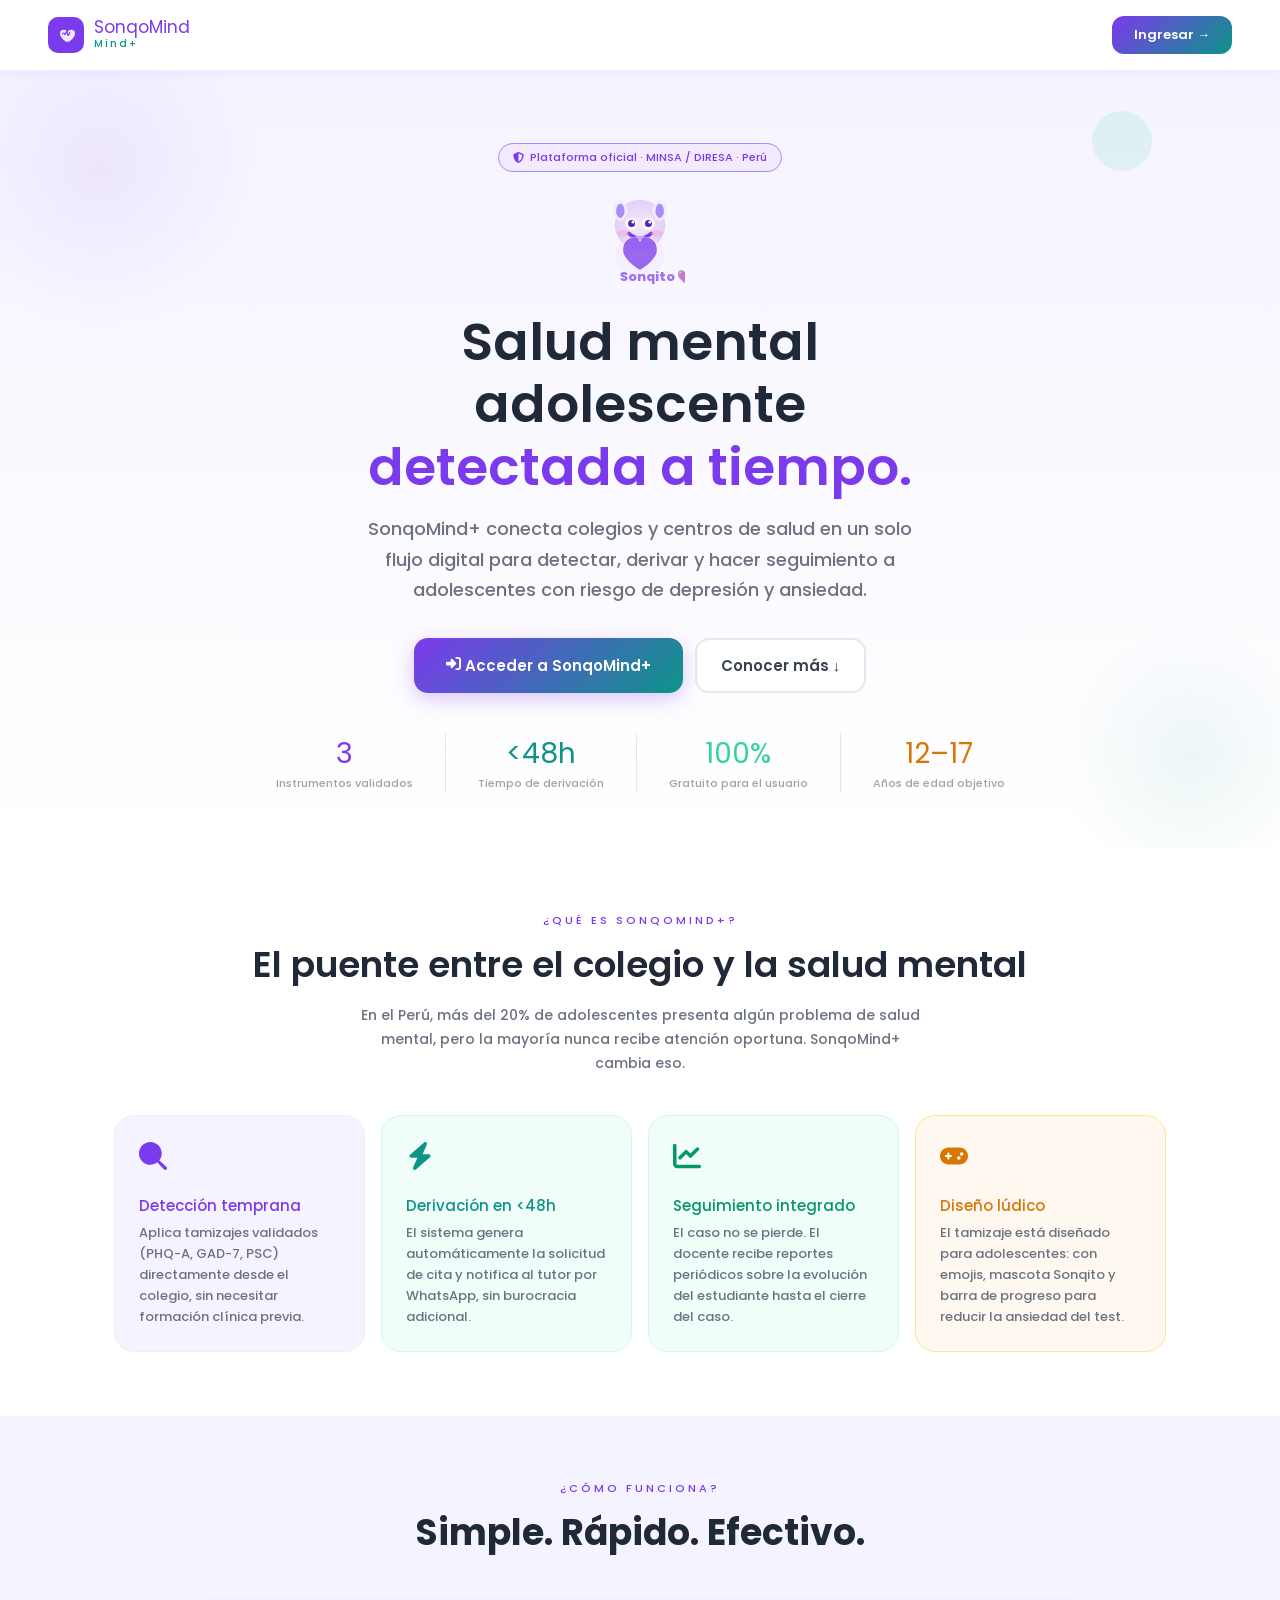
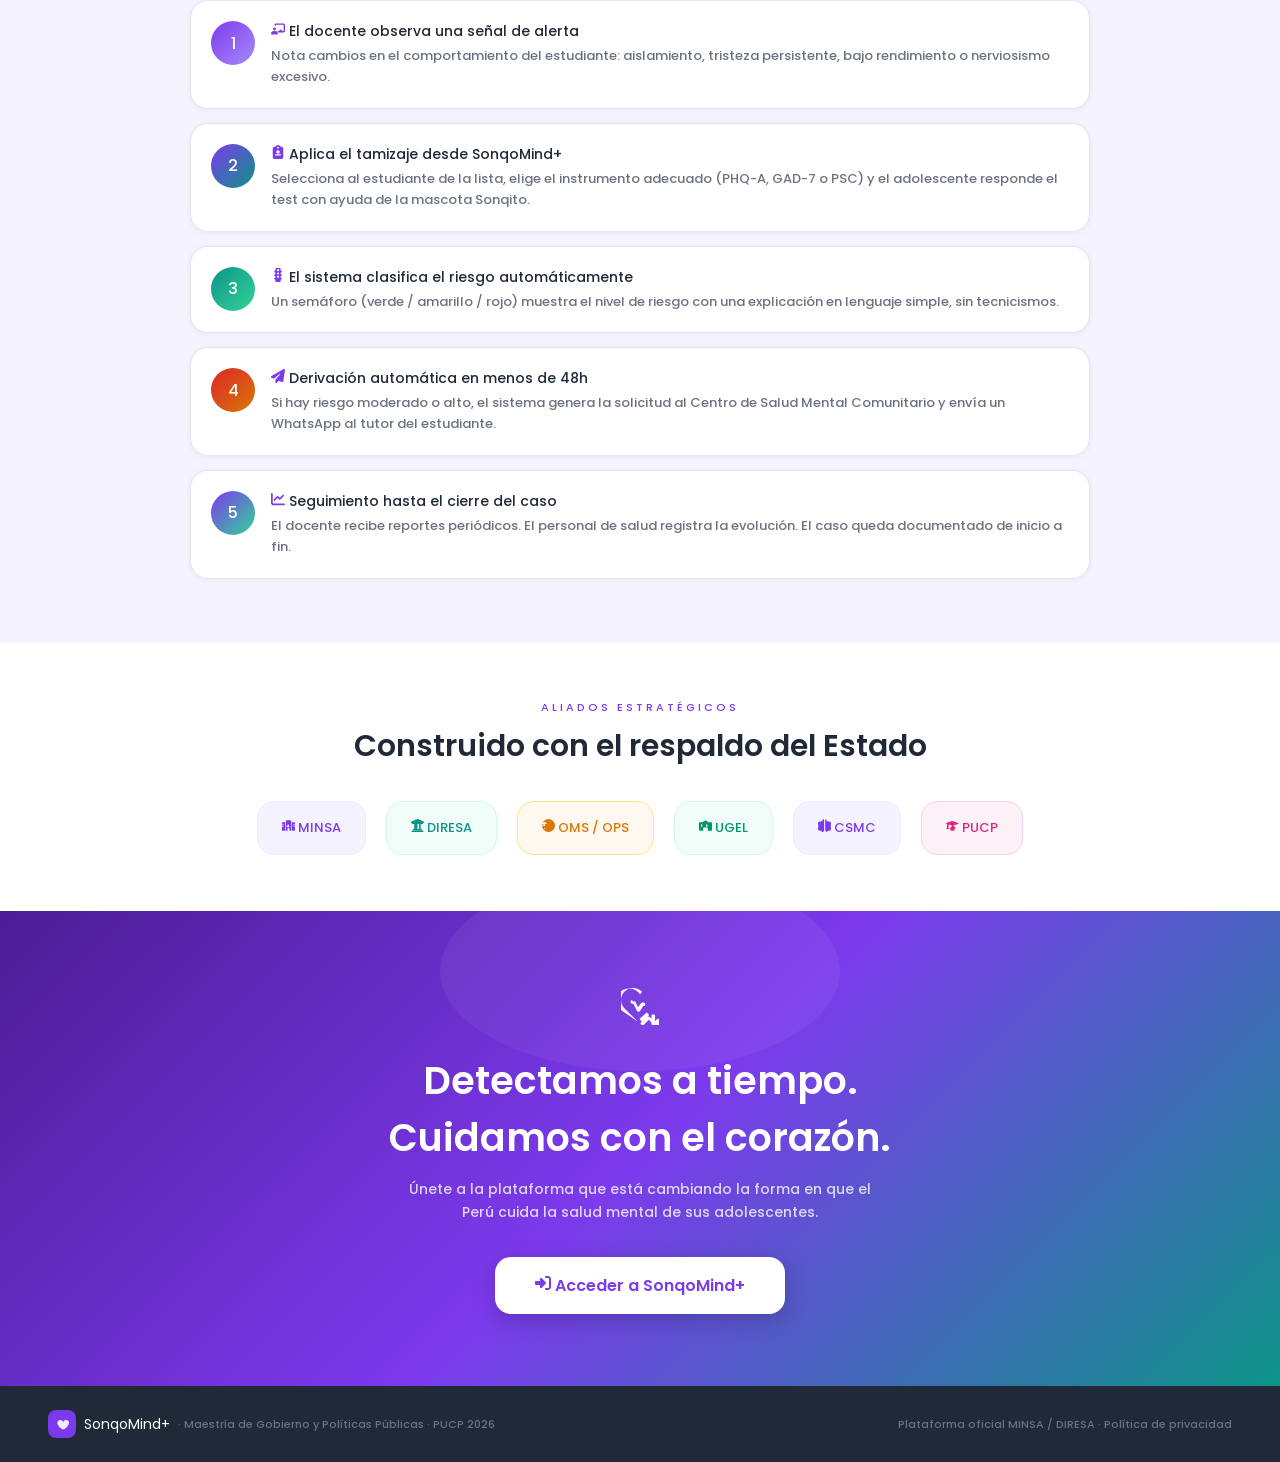
<file: SonqoMind_MVP_v7.html>
<!DOCTYPE html>
<html lang="es">
<head>
<meta charset="UTF-8"/>
<meta name="viewport" content="width=device-width, initial-scale=1.0"/>
<title>SonqoMind+ | MVP</title>
<link href="https://fonts.googleapis.com/css2?family=Poppins:wght@400;500;600;700;800;900&display=swap" rel="stylesheet"/>
<style>
:root{
  --p:#7C3AED;--pl:#f3eafd;--pm:#a78bfa;--pd:#4c1d95;
  --t:#0D9488;--tl:#ccfbf1;--tm:#14b8a6;
  --g:#34D399;--gd:#059669;
  --warn:#d97706;--warnL:#fef3c7;
  --danger:#dc2626;--dangerL:#fee2e2;
  --gray:#6b7280;--grayL:#f9fafb;--grayB:#e5e7eb;
  --white:#fff;--dark:#111827;
  --font:'Poppins',sans-serif;
  --serif:'Poppins',sans-serif;
  --shadow:0 4px 24px rgba(124,58,237,.10);
  --shadow-sm:0 1px 6px rgba(0,0,0,.07);
}
*{box-sizing:border-box;margin:0;padding:0}
body{font-family:var(--font);background:#f5f3ff;min-height:100vh;color:var(--dark)}
button,input,select{font-family:var(--font);cursor:pointer}

/* SCREEN SYSTEM */
.screen{display:none;min-height:100vh;animation:fadeIn .3s ease}
.screen.active{display:flex}
@keyframes fadeIn{from{opacity:0;transform:translateY(8px)}to{opacity:1;transform:translateY(0)}}
@keyframes slideUp{from{opacity:0;transform:translateY(16px)}to{opacity:1;transform:translateY(0)}}
@keyframes pop{0%{transform:scale(.85);opacity:0}100%{transform:scale(1);opacity:1}}
@keyframes bounce{0%,100%{transform:translateY(0)}50%{transform:translateY(-5px)}}
@keyframes pulse{0%,100%{opacity:1}50%{opacity:.55}}
@keyframes glow{0%,100%{box-shadow:0 0 0 0 rgba(124,58,237,.25)}50%{box-shadow:0 0 0 8px rgba(124,58,237,.0)}}

/* LOGIN */
#screen-login{flex-direction:column;align-items:center;justify-content:center;padding:20px;background:#f5f3ff;position:relative;overflow:hidden}
#screen-login::before{content:'';position:absolute;top:-100px;right:-60px;width:380px;height:380px;border-radius:50%;background:radial-gradient(circle,rgba(124,58,237,.1) 0%,transparent 70%)}
#screen-login::after{content:'';position:absolute;bottom:-60px;left:-40px;width:280px;height:280px;border-radius:50%;background:radial-gradient(circle,rgba(13,148,136,.08) 0%,transparent 70%)}

.login-card{background:#fff;border-radius:24px;overflow:hidden;box-shadow:var(--shadow);display:flex;max-width:780px;width:100%;z-index:1}
.login-left{background:linear-gradient(150deg,var(--pd),var(--p) 50%,var(--t) 100%);padding:36px 28px;display:flex;flex-direction:column;justify-content:space-between;width:260px;flex-shrink:0;overflow:hidden;position:relative}
.login-left::before{content:'○';position:absolute;top:-20px;right:-20px;font-size:120px;color:rgba(255,255,255,.04)}
.ll-logo{display:flex;align-items:center;gap:10px;margin-bottom:24px}
.ll-icon{width:38px;height:38px;background:rgba(255,255,255,.18);border-radius:12px;display:flex;align-items:center;justify-content:center}
.ll-brand{font-family:var(--font);font-size:17px;color:#fff;line-height:1.1}
.ll-brand small{font-family:var(--font);font-size:10px;color:rgba(255,255,255,.6);letter-spacing:2px;font-weight:500;display:block}
.ll-title{font-size:19px;font-weight:500;color:#fff;line-height:1.35;margin-bottom:10px}
.ll-desc{font-size:12px;color:rgba(255,255,255,.7);font-weight:500;line-height:1.6;margin-bottom:14px}
.ll-pill{background:rgba(255,255,255,.12);border-radius:20px;padding:5px 12px;font-size:11px;color:#fff;font-weight:500;margin-bottom:6px;display:inline-block}

.login-right{flex:1;padding:36px 32px;display:flex;flex-direction:column;justify-content:center}
.lr-title{font-family:var(--font);font-size:24px;color:var(--p);margin-bottom:4px}
.lr-sub{font-size:13px;color:var(--gray);font-weight:500;margin-bottom:20px}
.role-sel{display:flex;gap:8px;margin-bottom:18px}
.role-btn{flex:1;border:2px solid var(--grayB);border-radius:14px;padding:10px 8px;text-align:center;background:var(--grayL);transition:all .18s}
.role-btn:hover{border-color:var(--pm);background:var(--pl)}
.role-btn.active{border-color:var(--p);background:var(--pl)}
.role-btn .ri{font-size:22px;margin-bottom:4px}
.role-btn .rl{font-size:11px;font-weight:500;color:var(--gray)}
.role-btn.active .rl{color:var(--p)}
.field{margin-bottom:14px}
.field label{font-size:11px;font-weight:500;color:#374151;display:block;margin-bottom:5px;letter-spacing:.5px}
.field input{width:100%;border:1.5px solid var(--grayB);border-radius:12px;padding:10px 14px;font-size:13px;font-weight:500;background:var(--grayL);outline:none;transition:border .18s,background .18s;color:var(--dark)}
.field input:focus{border-color:var(--p);background:#fff}
.btn-login{width:100%;padding:13px;background:linear-gradient(135deg,var(--p),var(--t));border:none;border-radius:14px;color:#fff;font-size:14px;font-weight:600;transition:all .18s;margin-top:4px}
.btn-login:hover{opacity:.92;transform:translateY(-1px)}
.login-note{margin-top:12px;background:var(--tl);border-radius:12px;padding:10px 14px;font-size:11px;color:var(--t);font-weight:500;display:flex;align-items:center;gap:8px}
.login-error{background:#fee2e2;border:1px solid #fca5a5;border-radius:12px;padding:10px 14px;font-size:12px;color:#dc2626;font-weight:500;margin-bottom:10px;display:none}
.login-error.show{display:block}
.login-demo{margin-top:8px;text-align:center;font-size:11px;color:var(--gray);font-weight:500}
.login-demo b{color:var(--p)}

/* APP LAYOUT */
.app-layout{flex-direction:row;width:100%}
.sidebar{width:210px;min-height:100vh;background:#fff;border-right:1px solid var(--grayB);padding:20px 12px;display:flex;flex-direction:column;flex-shrink:0;position:sticky;top:0;height:100vh;overflow-y:auto}
.sb-logo{display:flex;align-items:center;gap:8px;margin-bottom:18px;padding:0 6px}
.sb-icon{width:34px;height:34px;background:var(--p);border-radius:10px;display:flex;align-items:center;justify-content:center;flex-shrink:0}
.sb-brand{font-family:var(--font);font-size:15px;color:var(--p);line-height:1.1;font-weight:600}
.sb-brand small{font-family:var(--font);font-size:10px;color:var(--t);letter-spacing:2px;font-weight:500}
.sb-user{background:var(--pl);border-radius:14px;padding:10px 12px;margin-bottom:14px;display:flex;align-items:center;gap:10px}
.sb-avatar{width:32px;height:32px;border-radius:50%;background:var(--p);display:flex;align-items:center;justify-content:center;font-size:11px;font-weight:500;color:#fff;flex-shrink:0}
.sb-uname{font-size:12px;font-weight:600;color:var(--p);line-height:1.2}
.sb-urole{font-size:10px;color:var(--gray);font-weight:500;text-transform:capitalize}
.sb-section{font-size:10px;font-weight:500;letter-spacing:2px;color:var(--gray);padding:0 8px;margin:8px 0 4px}
.nav-item{display:flex;align-items:center;gap:8px;padding:8px 12px;border-radius:12px;font-size:13px;font-weight:500;color:var(--gray);cursor:pointer;transition:all .18s;margin-bottom:2px;border:none;background:transparent;width:100%;text-align:left}
.nav-item:hover{background:var(--grayL);color:var(--dark)}
.nav-item.active{background:var(--pl);color:var(--p);font-weight:600}
.nav-item .ni{font-size:15px;width:18px;text-align:center}
.sb-logout{display:flex;align-items:center;gap:8px;padding:8px 12px;border-radius:12px;font-size:13px;font-weight:500;color:var(--gray);cursor:pointer;transition:all .18s;margin-top:auto;border:none;background:transparent;width:100%;text-align:left}
.sb-logout:hover{background:#fee2e2;color:#dc2626}

.main{flex:1;padding:28px 24px;overflow-y:auto;background:#f5f3ff;min-height:100vh}
.topbar{display:flex;align-items:center;justify-content:space-between;margin-bottom:20px}
.topbar-title{font-family:var(--font);font-size:22px;color:var(--p);font-weight:600}
.topbar-badge{background:var(--tl);color:var(--t);font-size:11px;font-weight:600;padding:4px 12px;border-radius:20px}
.card{background:#fff;border-radius:20px;border:1px solid var(--grayB);padding:20px;box-shadow:var(--shadow-sm)}
.breadcrumb{display:flex;align-items:center;gap:6px;font-size:12px;font-weight:500;color:var(--gray);margin-bottom:16px}
.breadcrumb span{color:var(--p);cursor:pointer}
.breadcrumb span:hover{text-decoration:underline}

/* DASHBOARD */
.stats-grid{display:grid;grid-template-columns:repeat(auto-fit,minmax(140px,1fr));gap:12px;margin-bottom:20px}
.stat-card{background:#fff;border-radius:18px;border:1px solid var(--grayB);padding:16px;text-align:center;box-shadow:var(--shadow-sm)}
.stat-icon{font-size:26px;margin-bottom:6px}
.stat-num{font-family:var(--font);font-size:28px;color:var(--p);line-height:1}
.stat-lbl{font-size:11px;color:var(--gray);font-weight:500;margin-top:3px}
.quick-btn{display:flex;align-items:center;gap:10px;padding:14px 16px;background:#fff;border:1.5px solid var(--grayB);border-radius:16px;cursor:pointer;transition:all .2s;text-align:left;width:100%;margin-bottom:8px}
.quick-btn:hover{border-color:var(--p);background:var(--pl);transform:translateX(3px)}
.quick-icon{font-size:24px;flex-shrink:0}
.quick-title{font-size:13px;font-weight:600;color:var(--dark);margin-bottom:2px}
.quick-desc{font-size:11px;color:var(--gray);font-weight:500}

/* LISTA ESTUDIANTES */
.search-bar{width:100%;border:1.5px solid var(--grayB);border-radius:12px;padding:10px 14px;font-size:13px;font-weight:500;background:#fff;outline:none;margin-bottom:14px;color:var(--dark)}
.search-bar:focus{border-color:var(--p)}
.stu-table{background:#fff;border-radius:18px;border:1px solid var(--grayB);overflow:hidden;box-shadow:var(--shadow-sm)}
.stu-table-header{display:grid;grid-template-columns:2fr 1fr 1fr 1fr 120px;gap:10px;padding:12px 16px;background:var(--grayL);border-bottom:1px solid var(--grayB);font-size:11px;font-weight:500;color:var(--gray);letter-spacing:.5px}
.stu-row{display:grid;grid-template-columns:2fr 1fr 1fr 1fr 120px;gap:10px;padding:13px 16px;border-bottom:1px solid var(--grayB);align-items:center;cursor:pointer;transition:background .15s}
.stu-row:last-child{border-bottom:none}
.stu-row:hover{background:#faf9ff}
.stu-name-cell{display:flex;align-items:center;gap:10px}
.stu-av-sm{width:32px;height:32px;border-radius:50%;display:flex;align-items:center;justify-content:center;font-size:11px;font-weight:500;flex-shrink:0}
.stu-nm{font-size:13px;font-weight:600;color:var(--dark)}
.stu-gr{font-size:11px;color:var(--gray);font-weight:500}
.stu-cell{font-size:12px;font-weight:500;color:var(--gray)}
.badge{font-size:10px;font-weight:500;padding:3px 8px;border-radius:10px;display:inline-block}
.badge-warn{background:var(--warnL);color:var(--warn)}
.badge-ok{background:#d1fae5;color:#065f46}
.badge-none{background:var(--grayL);color:var(--gray)}
.badge-danger{background:var(--dangerL);color:var(--danger)}
.btn-tamizar{padding:7px 14px;background:var(--p);border:none;border-radius:10px;color:#fff;font-size:11px;font-weight:600;transition:all .18s}
.btn-tamizar:hover{background:var(--pd);transform:scale(1.04)}
.alerta-dot{width:8px;height:8px;border-radius:50%;background:var(--danger);display:inline-block;margin-right:4px;animation:pulse 1.5s infinite}

/* SELECTOR INSTRUMENTO */
.instr-grid{display:grid;grid-template-columns:repeat(auto-fit,minmax(200px,1fr));gap:14px;margin-bottom:20px}
.instr-card{background:#fff;border:2px solid var(--grayB);border-radius:18px;padding:20px;cursor:pointer;transition:all .2s;text-align:left}
.instr-card:hover{transform:translateY(-3px);box-shadow:0 8px 24px rgba(0,0,0,.1)}
.instr-emoji{font-size:34px;margin-bottom:10px}
.instr-name{font-size:16px;font-weight:600;margin-bottom:3px}
.instr-full{font-size:11px;font-weight:500;color:#374151;margin-bottom:8px}
.instr-desc{font-size:11px;color:var(--gray);font-weight:500;line-height:1.5;margin-bottom:12px}
.instr-tags{display:flex;gap:5px;flex-wrap:wrap}
.instr-tag{font-size:10px;font-weight:500;padding:3px 8px;border-radius:10px}
.guide-box{background:var(--warnL);border:1px solid var(--warn);border-radius:14px;padding:14px 16px;display:flex;gap:10px}
.guide-box p{font-size:12px;font-weight:500;color:#92400e;margin-bottom:4px}
.guide-box span{font-size:12px;color:#78350f;font-weight:500;line-height:1.6}

/* TAMIZAJE LÚDICO */
.mascot-bar{background:linear-gradient(135deg,var(--pd),var(--p) 55%,var(--t) 100%);border-radius:18px;padding:14px 18px;margin-bottom:12px;display:flex;align-items:center;gap:14px;position:relative;overflow:hidden}
.mascot-bar::after{content:'✦';position:absolute;right:20px;top:8px;font-size:20px;color:rgba(255,255,255,.15);animation:pulse 2s infinite}
.mb-bubble{background:#fff;border-radius:14px 14px 14px 4px;padding:9px 14px;flex:1}
.mb-bubble p{font-size:13px;font-weight:600;color:var(--p);line-height:1.3}
.mb-bubble span{font-size:11px;color:var(--gray);font-weight:500}
.streak-badge{display:inline-flex;align-items:center;gap:6px;background:var(--warnL);border:1.5px solid var(--warn);border-radius:20px;padding:4px 12px;font-size:11px;font-weight:500;color:var(--warn);margin-bottom:10px}
.xp-card{background:#fff;border-radius:16px;border:1px solid var(--grayB);padding:13px 16px;margin-bottom:12px}
.xp-top{display:flex;justify-content:space-between;align-items:center;margin-bottom:7px}
.xp-label{font-size:12px;font-weight:500;color:var(--p);display:flex;align-items:center;gap:5px}
.stars{display:flex;gap:2px}
.star{font-size:14px;transition:all .2s}
.xp-count{font-size:12px;font-weight:500;color:var(--gray)}
.xp-bg{height:12px;background:var(--grayB);border-radius:6px;overflow:hidden}
.xp-fill{height:100%;border-radius:6px;transition:width .5s cubic-bezier(.4,0,.2,1);position:relative}
.xp-fill::after{content:'';position:absolute;top:2px;left:6px;right:6px;height:4px;background:rgba(255,255,255,.38);border-radius:2px}
.xp-steps{display:flex;justify-content:space-between;margin-top:4px}
.xp-step{font-size:10px;color:var(--gray);font-weight:500}
.xp-step.done{color:var(--t);font-weight:500}
.xp-step.now{color:var(--p);font-weight:500}
.q-card{background:#fff;border-radius:20px;border:1px solid var(--grayB);padding:20px;margin-bottom:12px;animation:slideUp .3s ease;box-shadow:var(--shadow-sm)}
.q-emoji{font-size:34px;display:block;margin-bottom:7px}
.q-num{font-size:10px;font-weight:500;letter-spacing:2px;color:var(--pm);margin-bottom:5px}
.q-text{font-family:var(--font);font-size:16px;color:var(--dark);line-height:1.5;margin-bottom:16px;font-weight:500}
.opts{display:grid;grid-template-columns:1fr 1fr;gap:8px}
.opt{padding:12px 8px;border:2px solid var(--grayB);border-radius:14px;cursor:pointer;text-align:center;background:var(--grayL);transition:all .18s;display:flex;flex-direction:column;align-items:center;gap:3px}
.opt:hover{border-color:var(--pm);background:var(--pl);transform:translateY(-2px)}
.opt.sel{border-color:var(--p);background:var(--pl);transform:translateY(-2px);box-shadow:0 4px 12px rgba(124,58,237,.15)}
.opt-e{font-size:22px}.opt-l{font-size:12px;font-weight:500;color:#374151}.opt.sel .opt-l{color:var(--p)}
.opt-p{font-size:10px;color:var(--gray);font-weight:500}.opt.sel .opt-p{color:var(--pm)}
.q-actions{display:flex;justify-content:space-between;align-items:center}
.btn-back{padding:9px 16px;border:2px solid var(--grayB);border-radius:12px;font-size:13px;font-weight:500;color:var(--gray);background:#fff;transition:all .18s}
.btn-back:hover{background:var(--grayL)}
.btn-save{padding:9px 12px;border:2px dashed var(--grayB);border-radius:12px;font-size:12px;font-weight:500;color:var(--gray);background:#fff}
.btn-next{padding:9px 22px;background:linear-gradient(135deg,var(--p),var(--t));border:none;border-radius:12px;font-size:13px;font-weight:600;color:#fff;transition:all .18s;box-shadow:0 4px 14px rgba(124,58,237,.22)}
.btn-next:hover{transform:translateY(-1px);box-shadow:0 6px 18px rgba(124,58,237,.32)}
.btn-next:disabled{opacity:.4;cursor:not-allowed;transform:none}

/* RESULTADO */
.stu-info-bar{background:#fff;border-radius:16px;border:1px solid var(--grayB);padding:12px 16px;margin-bottom:14px;display:flex;align-items:center;gap:12px}
.stu-av{width:38px;height:38px;border-radius:50%;background:var(--pl);display:flex;align-items:center;justify-content:center;font-size:12px;font-weight:500;color:var(--p);flex-shrink:0}
.stu-name{font-size:13px;font-weight:600;color:var(--dark)}
.stu-sub{font-size:11px;color:var(--gray);font-weight:500}
.instr-badge-pill{margin-left:auto;font-size:11px;font-weight:500;padding:4px 12px;border-radius:20px}
.res-grid{display:grid;grid-template-columns:1fr 1fr;gap:12px;margin-bottom:12px}
.sem-card{background:#fff;border:1px solid var(--grayB);border-radius:20px;padding:18px;display:flex;flex-direction:column;align-items:center;text-align:center;box-shadow:var(--shadow-sm)}
.sem-lights{display:flex;flex-direction:column;gap:7px;margin-bottom:12px}
.sl{width:42px;height:42px;border-radius:50%;opacity:.15;transition:all .4s}
.sl.on{opacity:1;box-shadow:0 0 0 5px rgba(0,0,0,.06)}
.sl.red{background:#dc2626}.sl.yellow{background:#d97706}.sl.green{background:#34D399}
.sem-lbl{font-size:13px;font-weight:600;margin-bottom:3px}
.sem-sub{font-size:11px;color:var(--gray);font-weight:500}
.score-card{background:#fff;border:1px solid var(--grayB);border-radius:20px;padding:18px;box-shadow:var(--shadow-sm)}
.sc-label{font-size:10px;font-weight:500;letter-spacing:2px;color:var(--gray);margin-bottom:8px}
.sc-big{font-family:var(--font);font-size:50px;line-height:1}
.sc-max{font-size:13px;color:var(--gray);font-weight:500;margin-bottom:8px}
.sc-bar-bg{height:8px;background:var(--grayB);border-radius:4px;overflow:hidden;margin-bottom:8px}
.sc-bar-fill{height:100%;border-radius:4px;transition:width .6s ease}
.sc-pills{display:flex;gap:5px;flex-wrap:wrap}
.sc-pill{padding:3px 9px;border-radius:10px;font-size:10px;font-weight:500}
.sc-pill.low{background:#d1fae5;color:#065f46}
.sc-pill.mid{background:var(--warnL);color:var(--warn)}
.sc-pill.high{background:var(--dangerL);color:var(--danger)}
.interp-card{border-radius:18px;padding:14px 16px;margin-bottom:12px;display:flex;gap:10px}
.interp-icon{font-size:20px;flex-shrink:0;margin-top:2px}
.interp-title{font-size:13px;font-weight:500;margin-bottom:4px}
.interp-text{font-size:13px;line-height:1.6;font-weight:500}
.btn-derivar{width:100%;padding:14px;border:none;border-radius:16px;color:#fff;font-size:14px;font-weight:600;display:flex;align-items:center;justify-content:center;gap:8px;background:linear-gradient(135deg,#dc2626,#b91c1c);box-shadow:0 4px 16px rgba(220,38,38,.22);transition:all .18s;animation:glow 2s infinite}
.btn-derivar:hover{transform:translateY(-1px)}

/* DERIVACIÓN */
.deriv-success{background:linear-gradient(135deg,var(--gd),var(--t));border-radius:20px;padding:22px;text-align:center;margin-bottom:14px;color:#fff;position:relative;overflow:hidden}
.deriv-success::before{content:'✓';position:absolute;right:20px;top:50%;transform:translateY(-50%);font-size:80px;opacity:.1;font-weight:500}
.ds-icon{font-size:38px;margin-bottom:6px;display:block;animation:pop .5s ease}
.ds-title{font-family:var(--font);font-size:21px;margin-bottom:5px}
.ds-sub{font-size:12px;font-weight:500;opacity:.85}
.deriv-steps{display:flex;flex-direction:column;gap:8px;margin-bottom:14px}
.ds-step{background:#fff;border:1px solid var(--grayB);border-radius:14px;padding:12px 14px;display:flex;align-items:center;gap:10px;animation:slideUp .3s ease}
.ds-num{width:30px;height:30px;border-radius:50%;background:var(--p);color:#fff;font-size:12px;font-weight:500;display:flex;align-items:center;justify-content:center;flex-shrink:0}
.ds-title2{font-size:13px;font-weight:600;color:var(--dark);margin-bottom:2px}
.ds-desc2{font-size:11px;color:var(--gray);font-weight:500}
.ds-check{margin-left:auto;font-size:18px}
.whatsapp-card{background:#d1fae5;border:1px solid #34D399;border-radius:14px;padding:12px 14px;margin-bottom:12px;display:flex;align-items:center;gap:10px}
.wa-icon{font-size:26px}
.wa-title{font-size:13px;font-weight:500;color:var(--gd);margin-bottom:2px}
.wa-desc{font-size:11px;color:#065f46;font-weight:500}
.centro-card{background:var(--pl);border:1px solid var(--pm);border-radius:14px;padding:13px 15px;margin-bottom:14px}
.cc-label{font-size:10px;font-weight:500;color:var(--p);margin-bottom:5px;letter-spacing:.5px}
.cc-name{font-size:14px;font-weight:500;color:var(--p);margin-bottom:2px}
.cc-detail{font-size:11px;color:var(--gray);font-weight:500;margin-top:2px}
.cc-badge{display:inline-block;background:var(--p);color:#fff;font-size:10px;font-weight:500;padding:3px 10px;border-radius:20px;margin-top:6px}
.btn-row-end{display:flex;gap:10px;flex-wrap:wrap}
.btn-outline{flex:1;padding:12px;border:2px solid var(--p);border-radius:14px;color:var(--p);font-size:13px;font-weight:600;background:#fff;transition:all .18s}
.btn-outline:hover{background:var(--pl)}
.btn-solid{flex:1;padding:12px;border:none;border-radius:14px;color:#fff;font-size:13px;font-weight:600;background:linear-gradient(135deg,var(--p),var(--t));transition:all .18s}

/* LANDING RESPONSIVE */
@media(max-width:640px){
  nav{padding:12px 20px!important}
  #nav-sobre,#nav-como,#nav-ali{display:none!important}
}
/* RESPONSIVE */
@media(max-width:768px){
  .login-card{flex-direction:column}
  .login-left{width:100%;padding:20px;flex-direction:row;align-items:center;gap:12px}
  .sidebar{width:56px;padding:12px 6px}
  .sb-logo,.sb-user,.sb-section,.sb-uname,.sb-urole,.sb-logout span,.nav-item span:not(.ni){display:none}
  .nav-item{justify-content:center;padding:10px}
  .main{padding:16px}
  .stu-table-header,.stu-row{grid-template-columns:2fr 1fr 80px}
  .stu-cell.hide-sm{display:none}
  .res-grid{grid-template-columns:1fr}
  .stats-grid{grid-template-columns:repeat(2,1fr)}
}
@media(max-width:480px){
  .opts{grid-template-columns:1fr}
  .instr-grid{grid-template-columns:1fr}
}
</style>
</head>
<body>

<!-- ════════════════════════════════
  SCREEN 1: LOGIN
════════════════════════════════ -->
<!-- ════════════════════════════════
  SCREEN 0: LANDING PAGE
════════════════════════════════ -->
<div id="screen-landing" class="screen active" style="flex-direction:column;background:#fff;min-height:100vh">

  <!-- NAVBAR -->
  <nav style="display:flex;align-items:center;justify-content:space-between;padding:16px 48px;background:#fff;border-bottom:1px solid #f3eafd;position:sticky;top:0;z-index:100;box-shadow:0 1px 12px rgba(124,58,237,.07)">
    <div style="display:flex;align-items:center;gap:10px">
      <div style="width:36px;height:36px;background:#7C3AED;border-radius:10px;display:flex;align-items:center;justify-content:center">
        <svg width="18" height="18" viewBox="0 0 24 24" fill="none">
          <path d="M12 21s-8-5.5-8-11a5 5 0 0110 0 5 5 0 0110 0c0 5.5-8 11-8 11z" fill="white" opacity="0.9"/>
          <path d="M7 10.5q2-2.5 3 0t2-1.5 2 1.5 3-2.5" stroke="#7C3AED" stroke-width="1.5" stroke-linecap="round" fill="none"/>
        </svg>
      </div>
      <div>
        <div style="font-family:'Poppins',sans-serif;font-size:17px;color:#7C3AED;line-height:1">SonqoMind</div>
        <div style="font-size:10px;color:#0D9488;letter-spacing:2px;font-weight:500">Mind+</div>
      </div>
    </div>
    <div style="display:flex;align-items:center;gap:10px">
      <a href="#sobre" style="font-size:13px;font-weight:500;color:#6b7280;text-decoration:none;padding:6px 12px;display:none" id="nav-sobre">¿Qué es?</a>
      <a href="#como" style="font-size:13px;font-weight:500;color:#6b7280;text-decoration:none;padding:6px 12px;display:none" id="nav-como">¿Cómo funciona?</a>
      <a href="#aliados" style="font-size:13px;font-weight:500;color:#6b7280;text-decoration:none;padding:6px 12px;display:none" id="nav-ali">Aliados</a>
      <button onclick="goTo('login')" style="padding:9px 22px;background:linear-gradient(135deg,#7C3AED,#0D9488);border:none;border-radius:12px;color:#fff;font-size:13px;font-weight:600;cursor:pointer;font-family:'Poppins',sans-serif;transition:all .2s" onmouseover="this.style.opacity='.9'" onmouseout="this.style.opacity='1'">
        Ingresar →
      </button>
    </div>
  </nav>

  <!-- HERO -->
  <section style="display:flex;flex-direction:column;align-items:center;text-align:center;padding:72px 24px 56px;background:linear-gradient(180deg,#f5f3ff 0%,#fff 100%);position:relative;overflow:hidden">
    <!-- Decorativos fondo -->
    <div style="position:absolute;top:-60px;left:-60px;width:320px;height:320px;border-radius:50%;background:radial-gradient(circle,rgba(124,58,237,.08) 0%,transparent 70%);pointer-events:none"></div>
    <div style="position:absolute;bottom:-40px;right:-40px;width:260px;height:260px;border-radius:50%;background:radial-gradient(circle,rgba(13,148,136,.07) 0%,transparent 70%);pointer-events:none"></div>
    <div style="position:absolute;top:40px;right:10%;width:60px;height:60px;border-radius:50%;background:rgba(52,211,153,.12);pointer-events:none"></div>

    <!-- Badge -->
    <div style="display:inline-flex;align-items:center;gap:6px;background:#f3eafd;border:1px solid #a78bfa;border-radius:20px;padding:5px 14px;font-size:11px;font-weight:500;color:#7C3AED;margin-bottom:22px;animation:fadeIn .5s ease">
      <span style="display:inline-flex;align-items:center"><svg viewBox="0 0 512 512" fill="currentColor" style="width:1em;height:1em;vertical-align:-.125em"><path d="M256 0c4.6 0 9.2 1 13.4 2.9L457.7 82.8c22 9.3 38.4 31 38.3 57.2c-.5 99.2-41.3 280.7-213.6 363.2c-16.7 8-36.1 8-52.8 0C57.3 420.7 16.5 239.2 16 140c-.1-26.2 16.3-47.9 38.3-57.2L242.7 2.9C246.8 1 251.4 0 256 0zm0 66.8V444.8C394 378 431.1 230.1 432 141.4L256 66.8z"/></svg></span> Plataforma oficial · MINSA / DIRESA · Perú
    </div>

    <!-- Mascota animada -->
    <div style="margin-bottom:20px;animation:bounce 2.5s ease infinite">
      <svg width="90" height="90" viewBox="0 0 64 64" fill="none">
        <defs>
          <radialGradient id="ghead" cx="50%" cy="50%" r="50%">
            <stop offset="0%" stop-color="#f3eafd"/>
            <stop offset="100%" stop-color="#e0d0f8"/>
          </radialGradient>
        </defs>
        <circle cx="32" cy="22" r="18" fill="url(#ghead)"/>
        <ellipse cx="18" cy="12" rx="5" ry="7" fill="#f3eafd"/>
        <ellipse cx="46" cy="12" rx="5" ry="7" fill="#f3eafd"/>
        <ellipse cx="18" cy="12" rx="3" ry="5" fill="#a78bfa"/>
        <ellipse cx="46" cy="12" rx="3" ry="5" fill="#a78bfa"/>
        <circle cx="26" cy="21" r="4.5" fill="white"/>
        <circle cx="38" cy="21" r="4.5" fill="white"/>
        <circle cx="26" cy="21" r="2.5" fill="#5b21b6"/>
        <circle cx="38" cy="21" r="2.5" fill="#5b21b6"/>
        <circle cx="27" cy="20" r="1" fill="white"/>
        <circle cx="39" cy="20" r="1" fill="white"/>
        <path d="M24 28 Q32 35 40 28" stroke="#7C3AED" stroke-width="2.5" stroke-linecap="round" fill="none"/>
        <ellipse cx="20" cy="28" rx="4" ry="2.5" fill="#f9a8d4" opacity="0.55"/>
        <ellipse cx="44" cy="28" rx="4" ry="2.5" fill="#f9a8d4" opacity="0.55"/>
        <ellipse cx="32" cy="44" rx="18" ry="14" fill="#f3eafd" opacity="0.6"/>
        <path d="M32 54C32 54 20 47 20 40C20 33 25 31 28 31C29.5 31 31 32.5 32 34C33 32.5 34.5 31 36 31C39 31 44 33 44 40C44 47 32 54 32 54Z" fill="#7C3AED" opacity="0.75"/>
        <text x="18" y="62" font-size="9" fill="#7C3AED" font-family="Poppins,sans-serif" font-weight="800" opacity="0.7">Sonqito 💜</text>
      </svg>
    </div>

    <!-- Headline -->
    <h1 style="font-family:'Poppins',sans-serif;font-size:clamp(28px,5vw,52px);color:#1f2937;line-height:1.2;max-width:700px;margin-bottom:16px;font-weight:600">
      Salud mental adolescente<br><span style="color:#7C3AED">detectada a tiempo.</span>
    </h1>
    <p style="font-size:clamp(14px,2vw,18px);color:#6b7280;font-weight:500;max-width:560px;line-height:1.7;margin-bottom:32px">
      SonqoMind+ conecta colegios y centros de salud en un solo flujo digital para detectar, derivar y hacer seguimiento a adolescentes con riesgo de depresión y ansiedad.
    </p>

    <!-- CTAs -->
    <div style="display:flex;gap:12px;flex-wrap:wrap;justify-content:center;margin-bottom:40px">
      <button onclick="goTo('login')" style="padding:14px 32px;background:linear-gradient(135deg,#7C3AED,#0D9488);border:none;border-radius:14px;color:#fff;font-size:15px;font-weight:600;cursor:pointer;font-family:'Poppins',sans-serif;box-shadow:0 6px 20px rgba(124,58,237,.28);transition:all .2s" onmouseover="this.style.transform='translateY(-2px)'" onmouseout="this.style.transform='translateY(0)'">
        <span style="display:inline-flex;align-items:center"><svg viewBox="0 0 512 512" fill="currentColor" style="width:1em;height:1em;vertical-align:-.125em"><path d="M217.9 105.9L340.7 228.7c7.2 7.2 11.3 17.1 11.3 27.3s-4.1 20.1-11.3 27.3L217.9 406.1c-6.4 6.4-15 9.9-24 9.9c-18.7 0-33.9-15.2-33.9-33.9l0-62.1L32 320c-17.7 0-32-14.3-32-32l0-64c0-17.7 14.3-32 32-32l128 0 0-62.1c0-18.7 15.2-33.9 33.9-33.9c9 0 17.6 3.6 24 9.9zM352 416l64 0c17.7 0 32-14.3 32-32l0-256c0-17.7-14.3-32-32-32l-64 0c-17.7 0-32-14.3-32-32s14.3-32 32-32l64 0c53 0 96 43 96 96l0 256c0 53-43 96-96 96l-64 0c-17.7 0-32-14.3-32-32s14.3-32 32-32z"/></svg></span> Acceder a SonqoMind+
      </button>
      <button onclick="document.getElementById('sobre').scrollIntoView({behavior:'smooth'})" style="padding:14px 24px;border:2px solid #e5e7eb;border-radius:14px;color:#374151;font-size:15px;font-weight:600;cursor:pointer;font-family:'Poppins',sans-serif;background:#fff;transition:all .2s" onmouseover="this.style.borderColor='#7C3AED';this.style.color='#7C3AED'" onmouseout="this.style.borderColor='#e5e7eb';this.style.color='#374151'">
        Conocer más ↓
      </button>
    </div>

    <!-- Stats strip -->
    <div style="display:flex;gap:32px;flex-wrap:wrap;justify-content:center">
      <div style="text-align:center">
        <div style="font-family:'Poppins',sans-serif;font-size:28px;color:#7C3AED">3</div>
        <div style="font-size:11px;font-weight:500;color:#9ca3af">Instrumentos validados</div>
      </div>
      <div style="width:1px;background:#e5e7eb"></div>
      <div style="text-align:center">
        <div style="font-family:'Poppins',sans-serif;font-size:28px;color:#0D9488">&lt;48h</div>
        <div style="font-size:11px;font-weight:500;color:#9ca3af">Tiempo de derivación</div>
      </div>
      <div style="width:1px;background:#e5e7eb"></div>
      <div style="text-align:center">
        <div style="font-family:'Poppins',sans-serif;font-size:28px;color:#34D399">100%</div>
        <div style="font-size:11px;font-weight:500;color:#9ca3af">Gratuito para el usuario</div>
      </div>
      <div style="width:1px;background:#e5e7eb"></div>
      <div style="text-align:center">
        <div style="font-family:'Poppins',sans-serif;font-size:28px;color:#d97706">12–17</div>
        <div style="font-size:11px;font-weight:500;color:#9ca3af">Años de edad objetivo</div>
      </div>
    </div>
  </section>

  <!-- ¿QUÉ ES? -->
  <section id="sobre" style="padding:64px 24px;background:#fff;max-width:1100px;margin:0 auto;width:100%">
    <div style="text-align:center;margin-bottom:40px">
      <div style="font-size:11px;font-weight:500;letter-spacing:3px;color:#7C3AED;margin-bottom:8px">¿QUÉ ES SONQOMIND+?</div>
      <h2 style="font-family:'Poppins',sans-serif;font-size:clamp(22px,4vw,36px);color:#1f2937;margin-bottom:12px;font-weight:600">El puente entre el colegio y la salud mental</h2>
      <p style="font-size:14px;color:#6b7280;font-weight:500;max-width:560px;margin:0 auto;line-height:1.7">En el Perú, más del 20% de adolescentes presenta algún problema de salud mental, pero la mayoría nunca recibe atención oportuna. SonqoMind+ cambia eso.</p>
    </div>
    <div style="display:grid;grid-template-columns:repeat(auto-fit,minmax(240px,1fr));gap:16px">
      <div style="background:#f5f3ff;border-radius:20px;padding:24px;border:1px solid #f3eafd">
        <div style="font-size:28px;margin-bottom:12px;color:#7C3AED"><span style="display:inline-flex;align-items:center"><svg viewBox="0 0 512 512" fill="currentColor" style="width:1em;height:1em;vertical-align:-.125em"><path d="M208 48a160 160 0 1 1 0 320A160 160 0 1 1 208 48zM0 208C0 93.1 93.1 0 208 0S416 93.1 416 208c0 48.3-17.4 92.4-46 126.7L502.6 457.4c12.5 12.5 12.5 32.8 0 45.3s-32.8 12.5-45.3 0L334.7 370c-34.3 28.6-78.4 46-126.7 46C93.1 416 0 322.9 0 208zm240 80V168c0-8.8-7.2-16-16-16s-16 7.2-16 16V288c0 8.8 7.2 16 16 16s16-7.2 16-16zm-64-40V216c0-8.8-7.2-16-16-16s-16 7.2-16 16v32c0 8.8 7.2 16 16 16s16-7.2 16-16zm128 0V216c0-8.8-7.2-16-16-16s-16 7.2-16 16v32c0 8.8 7.2 16 16 16s16-7.2 16-16z"/></svg></span></div>
        <div style="font-size:15px;font-weight:500;color:#7C3AED;margin-bottom:6px">Detección temprana</div>
        <div style="font-size:13px;color:#6b7280;font-weight:500;line-height:1.6">Aplica tamizajes validados (PHQ-A, GAD-7, PSC) directamente desde el colegio, sin necesitar formación clínica previa.</div>
      </div>
      <div style="background:#f0fdf9;border-radius:20px;padding:24px;border:1px solid #ccfbf1">
        <div style="font-size:28px;margin-bottom:12px;color:#0D9488"><span style="display:inline-flex;align-items:center"><svg viewBox="0 0 448 512" fill="currentColor" style="width:1em;height:1em;vertical-align:-.125em"><path d="M349.4 44.6c5.9-13.7 1.5-29.7-10.6-38.5s-28.6-8-39.9 1.8l-256 224c-10 8.8-13.6 22.9-8.9 35.3S50.7 288 64 288H175.8L98.6 467.4c-5.9 13.7-1.5 29.7 10.6 38.5s28.6 8 39.9-1.8l256-224c10-8.8 13.6-22.9 8.9-35.3s-16.6-20.7-29.9-20.7H272.2L349.4 44.6z"/></svg></span></div>
        <div style="font-size:15px;font-weight:500;color:#0D9488;margin-bottom:6px">Derivación en &lt;48h</div>
        <div style="font-size:13px;color:#6b7280;font-weight:500;line-height:1.6">El sistema genera automáticamente la solicitud de cita y notifica al tutor por WhatsApp, sin burocracia adicional.</div>
      </div>
      <div style="background:#f0fdf9;border-radius:20px;padding:24px;border:1px solid #d1fae5">
        <div style="font-size:28px;margin-bottom:12px;color:#059669"><span style="display:inline-flex;align-items:center"><svg viewBox="0 0 512 512" fill="currentColor" style="width:1em;height:1em;vertical-align:-.125em"><path d="M64 64c0-17.7-14.3-32-32-32S0 46.3 0 64V400c0 44.2 35.8 80 80 80H480c17.7 0 32-14.3 32-32s-14.3-32-32-32H80c-8.8 0-16-7.2-16-16V64zm406.6 86.6c12.5-12.5 12.5-32.8 0-45.3s-32.8-12.5-45.3 0L320 210.7l-57.4-57.4c-12.5-12.5-32.8-12.5-45.3 0l-112 112c-12.5 12.5-12.5 32.8 0 45.3s32.8 12.5 45.3 0L240 221.3l57.4 57.4c12.5 12.5 32.8 12.5 45.3 0l128-128z"/></svg></span></div>
        <div style="font-size:15px;font-weight:500;color:#059669;margin-bottom:6px">Seguimiento integrado</div>
        <div style="font-size:13px;color:#6b7280;font-weight:500;line-height:1.6">El caso no se pierde. El docente recibe reportes periódicos sobre la evolución del estudiante hasta el cierre del caso.</div>
      </div>
      <div style="background:#fff8f0;border-radius:20px;padding:24px;border:1px solid #fde68a">
        <div style="font-size:28px;margin-bottom:12px;color:#d97706"><span style="display:inline-flex;align-items:center"><svg viewBox="0 0 640 512" fill="currentColor" style="width:1em;height:1em;vertical-align:-.125em"><path d="M192 64C86 64 0 150 0 256S86 448 192 448H448c106 0 192-86 192-192s-86-192-192-192H192zM496 168a40 40 0 1 1 0 80 40 40 0 1 1 0-80zM392 304a40 40 0 1 1 80 0 40 40 0 1 1 -80 0zM168 200c0-13.3 10.7-24 24-24s24 10.7 24 24v32h32c13.3 0 24 10.7 24 24s-10.7 24-24 24H216v32c0 13.3-10.7 24-24 24s-24-10.7-24-24V280H136c-13.3 0-24-10.7-24-24s10.7-24 24-24h32V200z"/></svg></span></div>
        <div style="font-size:15px;font-weight:500;color:#d97706;margin-bottom:6px">Diseño lúdico</div>
        <div style="font-size:13px;color:#6b7280;font-weight:500;line-height:1.6">El tamizaje está diseñado para adolescentes: con emojis, mascota Sonqito y barra de progreso para reducir la ansiedad del test.</div>
      </div>
    </div>
  </section>

  <!-- ¿CÓMO FUNCIONA? -->
  <section id="como" style="padding:64px 24px;background:#f5f3ff">
    <div style="max-width:900px;margin:0 auto;width:100%">
      <div style="text-align:center;margin-bottom:40px">
        <div style="font-size:11px;font-weight:500;letter-spacing:3px;color:#7C3AED;margin-bottom:8px">¿CÓMO FUNCIONA?</div>
        <h2 style="font-family:'Poppins',sans-serif;font-size:clamp(22px,4vw,36px);color:#1f2937">Simple. Rápido. Efectivo.</h2>
      </div>
      <div style="display:flex;flex-direction:column;gap:14px">
        <!-- Paso 1 -->
        <div style="display:flex;align-items:flex-start;gap:16px;background:#fff;border-radius:18px;padding:20px;border:1px solid #e5e7eb;box-shadow:0 1px 6px rgba(0,0,0,.05)">
          <div style="width:44px;height:44px;border-radius:50%;background:linear-gradient(135deg,#7C3AED,#a78bfa);color:#fff;font-size:16px;font-weight:500;display:flex;align-items:center;justify-content:center;flex-shrink:0">1</div>
          <div>
            <div style="font-size:14px;font-weight:500;color:#1f2937;margin-bottom:4px"><span style="display:inline-flex;align-items:center;color:#7C3AED"><svg viewBox="0 0 640 512" fill="currentColor" style="width:1em;height:1em;vertical-align:-.125em"><path d="M160 64c0-35.3 28.7-64 64-64H576c35.3 0 64 28.7 64 64V352c0 35.3-28.7 64-64 64H336.8c-11.8-25.5-29.9-47.5-52.4-64H384V320c0-17.7 14.3-32 32-32h64c17.7 0 32 14.3 32 32v32h64V64L224 64v49.1C214.2 102.4 197.2 96 179 96H160V64zm0 128c35.3 0 64 28.7 64 64s-28.7 64-64 64s-64-28.7-64-64s28.7-64 64-64zM0 477.5C0 406 57.3 352 128 352h64c70.7 0 128 54 128 125.5c0 19-15.4 34.5-34.5 34.5H34.5C15.4 512 0 496.6 0 477.5z"/></svg></span> El docente observa una señal de alerta</div>
            <div style="font-size:13px;color:#6b7280;font-weight:500;line-height:1.6">Nota cambios en el comportamiento del estudiante: aislamiento, tristeza persistente, bajo rendimiento o nerviosismo excesivo.</div>
          </div>
        </div>
        <!-- Paso 2 -->
        <div style="display:flex;align-items:flex-start;gap:16px;background:#fff;border-radius:18px;padding:20px;border:1px solid #e5e7eb;box-shadow:0 1px 6px rgba(0,0,0,.05)">
          <div style="width:44px;height:44px;border-radius:50%;background:linear-gradient(135deg,#7C3AED,#0D9488);color:#fff;font-size:16px;font-weight:500;display:flex;align-items:center;justify-content:center;flex-shrink:0">2</div>
          <div>
            <div style="font-size:14px;font-weight:500;color:#1f2937;margin-bottom:4px"><span style="display:inline-flex;align-items:center;color:#7C3AED"><svg viewBox="0 0 384 512" fill="currentColor" style="width:1em;height:1em;vertical-align:-.125em"><path d="M192 0c-41.8 0-77.4 26.7-90.5 64H64C28.7 64 0 92.7 0 128V448c0 35.3 28.7 64 64 64H320c35.3 0 64-28.7 64-64V128c0-35.3-28.7-64-64-64H282.5C269.4 26.7 233.8 0 192 0zm0 64a32 32 0 1 1 0 64 32 32 0 1 1 0-64zM128 256a64 64 0 1 1 128 0 64 64 0 1 1 -128 0zm-24 80h176c13.3 0 24 10.7 24 24s-10.7 24-24 24H104c-13.3 0-24-10.7-24-24s10.7-24 24-24z"/></svg></span> Aplica el tamizaje desde SonqoMind+</div>
            <div style="font-size:13px;color:#6b7280;font-weight:500;line-height:1.6">Selecciona al estudiante de la lista, elige el instrumento adecuado (PHQ-A, GAD-7 o PSC) y el adolescente responde el test con ayuda de la mascota Sonqito.</div>
          </div>
        </div>
        <!-- Paso 3 -->
        <div style="display:flex;align-items:flex-start;gap:16px;background:#fff;border-radius:18px;padding:20px;border:1px solid #e5e7eb;box-shadow:0 1px 6px rgba(0,0,0,.05)">
          <div style="width:44px;height:44px;border-radius:50%;background:linear-gradient(135deg,#0D9488,#34D399);color:#fff;font-size:16px;font-weight:500;display:flex;align-items:center;justify-content:center;flex-shrink:0">3</div>
          <div>
            <div style="font-size:14px;font-weight:500;color:#1f2937;margin-bottom:4px"><span style="display:inline-flex;align-items:center;color:#7C3AED"><svg viewBox="0 0 320 512" fill="currentColor" style="width:1em;height:1em;vertical-align:-.125em"><path d="M96 0H224c17.7 0 32 14.3 32 32V96h16c17.7 0 32 14.3 32 32s-14.3 32-32 32H256v64h16c17.7 0 32 14.3 32 32s-14.3 32-32 32H256v64h16c17.7 0 32 14.3 32 32s-14.3 32-32 32H256v64c0 17.7-14.3 32-32 32H96c-17.7 0-32-14.3-32-32V416H48c-17.7 0-32-14.3-32-32s14.3-32 32-32H64V288H48c-17.7 0-32-14.3-32-32s14.3-32 32-32H64V160H48c-17.7 0-32-14.3-32-32s14.3-32 32-32H64V32C64 14.3 78.3 0 96 0zM160 120a40 40 0 1 0 0-80 40 40 0 1 0 0 80zm0 120a40 40 0 1 0 0-80 40 40 0 1 0 0 80zm40 80a40 40 0 1 0 -80 0 40 40 0 1 0 80 0z"/></svg></span> El sistema clasifica el riesgo automáticamente</div>
            <div style="font-size:13px;color:#6b7280;font-weight:500;line-height:1.6">Un semáforo (verde / amarillo / rojo) muestra el nivel de riesgo con una explicación en lenguaje simple, sin tecnicismos.</div>
          </div>
        </div>
        <!-- Paso 4 -->
        <div style="display:flex;align-items:flex-start;gap:16px;background:#fff;border-radius:18px;padding:20px;border:1px solid #e5e7eb;box-shadow:0 1px 6px rgba(0,0,0,.05)">
          <div style="width:44px;height:44px;border-radius:50%;background:linear-gradient(135deg,#dc2626,#d97706);color:#fff;font-size:16px;font-weight:500;display:flex;align-items:center;justify-content:center;flex-shrink:0">4</div>
          <div>
            <div style="font-size:14px;font-weight:500;color:#1f2937;margin-bottom:4px"><span style="display:inline-flex;align-items:center;color:#7C3AED"><svg viewBox="0 0 512 512" fill="currentColor" style="width:1em;height:1em;vertical-align:-.125em"><path d="M498.1 5.6c10.1 7 15.4 19.1 13.5 31.2l-64 416c-1.5 9.7-7.4 18.2-16 23s-18.9 5.4-28 1.6L284 427.7l-68.5 74.1c-8.9 9.7-22.9 12.9-35.2 8.1S160 493.2 160 480V396.4c0-4 1.5-7.8 4.2-10.7L331.8 202.8c5.8-6.3 5.6-16-.4-22s-15.7-6.4-22-.7L106 360.8 17.7 316.6C7.1 311.3 .3 300.7 0 288.9s5.9-22.8 16.1-28.7l448-256c10.7-6.1 23.9-5.5 34 1.4z"/></svg></span> Derivación automática en menos de 48h</div>
            <div style="font-size:13px;color:#6b7280;font-weight:500;line-height:1.6">Si hay riesgo moderado o alto, el sistema genera la solicitud al Centro de Salud Mental Comunitario y envía un WhatsApp al tutor del estudiante.</div>
          </div>
        </div>
        <!-- Paso 5 -->
        <div style="display:flex;align-items:flex-start;gap:16px;background:#fff;border-radius:18px;padding:20px;border:1px solid #e5e7eb;box-shadow:0 1px 6px rgba(0,0,0,.05)">
          <div style="width:44px;height:44px;border-radius:50%;background:linear-gradient(135deg,#7C3AED,#34D399);color:#fff;font-size:16px;font-weight:500;display:flex;align-items:center;justify-content:center;flex-shrink:0">5</div>
          <div>
            <div style="font-size:14px;font-weight:500;color:#1f2937;margin-bottom:4px"><span style="display:inline-flex;align-items:center;color:#7C3AED"><svg viewBox="0 0 512 512" fill="currentColor" style="width:1em;height:1em;vertical-align:-.125em"><path d="M64 64c0-17.7-14.3-32-32-32S0 46.3 0 64V400c0 44.2 35.8 80 80 80H480c17.7 0 32-14.3 32-32s-14.3-32-32-32H80c-8.8 0-16-7.2-16-16V64zm406.6 86.6c12.5-12.5 12.5-32.8 0-45.3s-32.8-12.5-45.3 0L320 210.7l-57.4-57.4c-12.5-12.5-32.8-12.5-45.3 0l-112 112c-12.5 12.5-12.5 32.8 0 45.3s32.8 12.5 45.3 0L240 221.3l57.4 57.4c12.5 12.5 32.8 12.5 45.3 0l128-128z"/></svg></span> Seguimiento hasta el cierre del caso</div>
            <div style="font-size:13px;color:#6b7280;font-weight:500;line-height:1.6">El docente recibe reportes periódicos. El personal de salud registra la evolución. El caso queda documentado de inicio a fin.</div>
          </div>
        </div>
      </div>
    </div>
  </section>

  <!-- ALIADOS -->
  <section id="aliados" style="padding:56px 24px;background:#fff">
    <div style="max-width:900px;margin:0 auto;text-align:center">
      <div style="font-size:11px;font-weight:500;letter-spacing:3px;color:#7C3AED;margin-bottom:8px">ALIADOS ESTRATÉGICOS</div>
      <h2 style="font-family:'Poppins',sans-serif;font-size:clamp(20px,3vw,30px);color:#1f2937;margin-bottom:32px;font-weight:600">Construido con el respaldo del Estado</h2>
      <div style="display:flex;gap:20px;flex-wrap:wrap;justify-content:center;align-items:center">
        <div style="background:#f5f3ff;border-radius:16px;padding:16px 24px;font-size:13px;font-weight:500;color:#7C3AED;border:1px solid #f3eafd"><span style="display:inline-flex;align-items:center"><svg viewBox="0 0 640 512" fill="currentColor" style="width:1em;height:1em;vertical-align:-.125em"><path d="M192 48c0-26.5 21.5-48 48-48H400c26.5 0 48 21.5 48 48V512H368V432c0-26.5-21.5-48-48-48s-48 21.5-48 48v80H192V48zM48 96H160V512H48c-26.5 0-48-21.5-48-48V320H80c8.8 0 16-7.2 16-16s-7.2-16-16-16H0V240H80c8.8 0 16-7.2 16-16s-7.2-16-16-16H0V144c0-26.5 21.5-48 48-48zm544 0c26.5 0 48 21.5 48 48v48H560c-8.8 0-16 7.2-16 16s7.2 16 16 16h80v48H560c-8.8 0-16 7.2-16 16s7.2 16 16 16h80V464c0 26.5-21.5 48-48 48H480V96H592zM296 208c-13.3 0-24 10.7-24 24v32H240c-13.3 0-24 10.7-24 24s10.7 24 24 24h32v32c0 13.3 10.7 24 24 24s24-10.7 24-24V312h32c13.3 0 24-10.7 24-24s-10.7-24-24-24H344V232c0-13.3-10.7-24-24-24z"/></svg></span> MINSA</div>
        <div style="background:#f0fdf9;border-radius:16px;padding:16px 24px;font-size:13px;font-weight:500;color:#0D9488;border:1px solid #ccfbf1"><span style="display:inline-flex;align-items:center"><svg viewBox="0 0 512 512" fill="currentColor" style="width:1em;height:1em;vertical-align:-.125em"><path d="M243.4 2.6l-224 96c-14 6-21.8 21-18.7 35.8S16.8 160 32 160v8c0 13.3 10.7 24 24 24H456c13.3 0 24-10.7 24-24v-8c15.2 0 28.3-10.7 31.3-25.6s-4.8-29.9-18.7-35.8l-224-96c-14.4-6.2-30.7-6.2-45.2 0zM192 160H128V392H96c-13.3 0-24 10.7-24 24s10.7 24 24 24H416c13.3 0 24-10.7 24-24s-10.7-24-24-24H384V160H320V392H256V160H192V392H192V160zM48 448c-17.7 0-32 14.3-32 32s14.3 32 32 32H464c17.7 0 32-14.3 32-32s-14.3-32-32-32H48z"/></svg></span> DIRESA</div>
        <div style="background:#fff8f0;border-radius:16px;padding:16px 24px;font-size:13px;font-weight:500;color:#d97706;border:1px solid #fde68a"><span style="display:inline-flex;align-items:center"><svg viewBox="0 0 512 512" fill="currentColor" style="width:1em;height:1em;vertical-align:-.125em"><path d="M57.7 193l9.4 18.9c4 8.1 12.2 13.1 21.2 13.1s17.2-5 21.2-13.1L128 175l6.5 13.1C138.5 196.1 146.7 201 156 201h10c13.2 0 24-10.8 24-24s-10.8-24-24-24H160.7l-7.4-14.8C149.3 130.4 141.2 125 132 125H48c-9.2 0-17.3 5.4-21.3 13.2L0 192h31c13.2 0 24 10.8 24 24s-10.8 24-24 24H0V272H44.8c8.9 0 17-5 21-13l5.8-11.6 6.1 12.2c4 8 12.1 13 21.1 13H112c13.2 0 24-10.8 24-24s-10.8-24-24-24H99.7L57.7 193zM256 0a256 256 0 1 1 0 512A256 256 0 1 1 256 0zM127.8 368L96 336l-16 48 47.8-16zm64 80H160v-16.5L256 384v48H224l-32.2-16z"/></svg></span> OMS / OPS</div>
        <div style="background:#f0fdf9;border-radius:16px;padding:16px 24px;font-size:13px;font-weight:500;color:#059669;border:1px solid #d1fae5"><span style="display:inline-flex;align-items:center"><svg viewBox="0 0 640 512" fill="currentColor" style="width:1em;height:1em;vertical-align:-.125em"><path d="M337.8 5.4C327-1.8 313-1.8 302.2 5.4L166.3 96H48C21.5 96 0 117.5 0 144V464c0 26.5 21.5 48 48 48H208V352h224V512H592c26.5 0 48-21.5 48-48V144c0-26.5-21.5-48-48-48H473.7L337.8 5.4zM96 224c0-17.7 14.3-32 32-32s32 14.3 32 32v64c0 17.7-14.3 32-32 32s-32-14.3-32-32V224zm288-32c17.7 0 32 14.3 32 32v64c0 17.7-14.3 32-32 32s-32-14.3-32-32V224c0-17.7 14.3-32 32-32z"/></svg></span> UGEL</div>
        <div style="background:#f5f3ff;border-radius:16px;padding:16px 24px;font-size:13px;font-weight:500;color:#7C3AED;border:1px solid #f3eafd"><span style="display:inline-flex;align-items:center"><svg viewBox="0 0 512 512" fill="currentColor" style="width:1em;height:1em;vertical-align:-.125em"><path d="M184 0c30.9 0 56 25.1 56 56V456c0 30.9-25.1 56-56 56c-28.9 0-52.7-21.9-55.7-50.1C102.4 459.8 86.4 464 69.3 464C31 464 0 433 0 394.7c0-12.4 3.3-24 9-34c-5.7-9.9-9-21.6-9-34C0 306.6 14.7 290.1 34.1 280 14.7 269.9 0 253.4 0 234.7c0-12.4 3.3-24 9-34c-5.7-9.9-9-21.6-9-34C0 128 31 97 69.3 97c17.1 0 33 4.2 46.9 11.5C119.3 79.9 148.2 64 180.5 64 183 64 184 0 184 0zm144 0v64c0 0 1 0 3.5 0c32.3 0 61.2 15.9 63.9 44.5C409.7 101.2 425.6 97 442.7 97C481 97 512 128 512 166.7c0 12.4-3.3 24-9 34c5.7 9.9 9 21.6 9 34c0 18.7-14.7 35.2-34.1 45.3C498.3 289.9 512 306.4 512 325.3c0 12.4-3.3 24-9 34c5.7 9.9 9 21.6 9 34C512 433 481 464 442.7 464c-17.1 0-33-4.2-46.9-11.5c-3 28.2-26.8 50.1-55.7 50.1c-30.9 0-56-25.1-56-56V56c0-30.9 25.1-56 56-56z"/></svg></span> CSMC</div>
        <div style="background:#fdf2f8;border-radius:16px;padding:16px 24px;font-size:13px;font-weight:500;color:#db2777;border:1px solid #fbcfe8"><span style="display:inline-flex;align-items:center"><svg viewBox="0 0 640 512" fill="currentColor" style="width:1em;height:1em;vertical-align:-.125em"><path d="M320 32c-8.1 0-16.1 1.4-23.7 4.1L15.8 137.4C6.3 140.9 0 149.9 0 160s6.3 19.1 15.8 22.6l57.9 20.9C57.3 229.3 48 259.8 48 291.9v28.1c0 28.4-10.8 57.7-22.3 80.8c-6.5 13-0.6 28.3 14.3 30.7l48 8c13.7 2.3 27.2-5.8 30.8-19.1C129.2 382.9 128 357.3 128 340.8V291.9c0-28.2 6.8-55.9 19.1-80.9L302.3 267.9C311.1 271.5 319.9 272 320 272c.9 0 17.1-.5 17.7-4.1l288-104C635.7 160.4 640 149.1 640 160zm-22.1 201.5l-4.6 16.5c-23.1 83.1-93.3 148.3-181.3 168.3l-4 20.2 32-7.5C210.6 397.7 224 431.7 224 464v16c0 17.7 14.3 32 32 32h128c17.7 0 32-14.3 32-32V464c0-32.3 13.4-66.3 74-103z"/></svg></span> PUCP</div>
      </div>
    </div>
  </section>

  <!-- CTA FINAL -->
  <section style="padding:72px 24px;background:linear-gradient(135deg,#4c1d95,#7C3AED 50%,#0D9488 100%);text-align:center;position:relative;overflow:hidden">
    <div style="position:absolute;top:-40px;left:50%;transform:translateX(-50%);width:400px;height:200px;border-radius:50%;background:rgba(255,255,255,.05)"></div>
    <div style="position:relative;z-index:1">
      <div style="font-size:38px;margin-bottom:12px;animation:bounce 2s infinite;color:#fff"><span style="display:inline-flex;align-items:center"><svg viewBox="0 0 512 512" fill="currentColor" style="width:1em;height:1em;vertical-align:-.125em"><path d="M228.3 469.1L47.6 288.4C-16.4 224.4-15.9 122.3 49.2 59c65.4-63.2 171.4-60.9 234.8 5.3L256 96l-28-31.7C161.1 4.8 54.9 2.5-11.8 67.4c-66.7 65.2-66.7 170.8 .3 235.6L228.3 469.1zM282.3 469c19.6-16.4 73-64.1 97.3-91.7l-32.9-32.9c-24.9 23.5-74.2 68.5-97.2 87.2L282.3 469.1zM432 512c-13.3 0-24-10.7-24-24v-12.2l-33.1-33.1-50.6 50.6C319.7 497.1 315 512 300.3 512H288c-13.3 0-24-10.7-24-24s10.7-24 24-24h3.8l60.3-60.3c9.4-9.4 24.6-9.4 33.9 0l25.1 25.1V392c0-13.3 10.7-24 24-24s24 10.7 24 24v68.7l25.1-25.1c9.4-9.4 24.6-9.4 33.9 0L524.1 464H528c13.3 0 24 10.7 24 24s-10.7 24-24 24H432zM152 176c-13.3 0-24 10.7-24 24s10.7 24 24 24h14.5l48.1 96.2c3.9 7.7 11.5 12.8 20.1 13.3s16.8-3.7 21.7-10.9L299 256h5c13.3 0 24-10.7 24-24s-10.7-24-24-24h-16c-7.7 0-14.9 3.7-19.4 9.9l-39.1 54.7-33.2-66.4C192.1 197.3 184.1 192 175.3 192H152z"/></svg></span></div>
      <h2 style="font-family:'Poppins',sans-serif;font-size:clamp(22px,4vw,38px);color:#fff;margin-bottom:12px;font-weight:600;max-width:600px;margin-left:auto;margin-right:auto">Detectamos a tiempo.<br>Cuidamos con el corazón.</h2>
      <p style="font-size:14px;color:rgba(255,255,255,.78);font-weight:500;margin-bottom:32px;max-width:480px;margin-left:auto;margin-right:auto;line-height:1.7">Únete a la plataforma que está cambiando la forma en que el Perú cuida la salud mental de sus adolescentes.</p>
      <button onclick="goTo('login')" style="padding:16px 40px;background:#fff;border:none;border-radius:16px;color:#7C3AED;font-size:16px;font-weight:600;cursor:pointer;font-family:'Poppins',sans-serif;box-shadow:0 6px 24px rgba(0,0,0,.2);transition:all .2s" onmouseover="this.style.transform='translateY(-2px)'" onmouseout="this.style.transform='translateY(0)'">
        <span style="display:inline-flex;align-items:center"><svg viewBox="0 0 512 512" fill="currentColor" style="width:1em;height:1em;vertical-align:-.125em"><path d="M217.9 105.9L340.7 228.7c7.2 7.2 11.3 17.1 11.3 27.3s-4.1 20.1-11.3 27.3L217.9 406.1c-6.4 6.4-15 9.9-24 9.9c-18.7 0-33.9-15.2-33.9-33.9l0-62.1L32 320c-17.7 0-32-14.3-32-32l0-64c0-17.7 14.3-32 32-32l128 0 0-62.1c0-18.7 15.2-33.9 33.9-33.9c9 0 17.6 3.6 24 9.9zM352 416l64 0c17.7 0 32-14.3 32-32l0-256c0-17.7-14.3-32-32-32l-64 0c-17.7 0-32-14.3-32-32s14.3-32 32-32l64 0c53 0 96 43 96 96l0 256c0 53-43 96-96 96l-64 0c-17.7 0-32-14.3-32-32s14.3-32 32-32z"/></svg></span> Acceder a SonqoMind+
      </button>
    </div>
  </section>

  <!-- FOOTER -->
  <footer style="padding:24px 48px;background:#1f2937;display:flex;align-items:center;justify-content:space-between;flex-wrap:wrap;gap:12px">
    <div style="display:flex;align-items:center;gap:8px">
      <div style="width:28px;height:28px;background:#7C3AED;border-radius:8px;display:flex;align-items:center;justify-content:center">
        <svg width="14" height="14" viewBox="0 0 24 24" fill="none"><path d="M12 21s-8-5.5-8-11a5 5 0 0110 0 5 5 0 0110 0c0 5.5-8 11-8 11z" fill="white" opacity="0.9"/></svg>
      </div>
      <span style="font-family:'Poppins',sans-serif;font-size:14px;color:#fff">SonqoMind+</span>
      <span style="font-size:11px;color:#6b7280;font-weight:500">· Maestría de Gobierno y Políticas Públicas · PUCP 2026</span>
    </div>
    <div style="font-size:11px;color:#6b7280;font-weight:500">Plataforma oficial MINSA / DIRESA · Política de privacidad</div>
  </footer>

</div>

<div id="screen-login" class="screen">
  <div class="login-card">
    <div class="login-left">
      <div>
        <div class="ll-logo">
          <div class="ll-icon">
            <svg width="20" height="20" viewBox="0 0 24 24" fill="none">
              <path d="M12 21s-8-5.5-8-11a5 5 0 0110 0 5 5 0 0110 0c0 5.5-8 11-8 11z" fill="white" opacity="0.9"/>
              <path d="M7 10.5q2-2.5 3 0t2-1.5 2 1.5 3-2.5" stroke="#7C3AED" stroke-width="1.5" stroke-linecap="round" fill="none"/>
            </svg>
          </div>
          <div class="ll-brand">SonqoMind<small>Mind+</small></div>
        </div>
        <div class="ll-title">Salud mental adolescente a tiempo</div>
        <div class="ll-desc">Detección temprana, derivación y seguimiento para IE públicas del Perú.</div>
        <div class="ll-pill"><span style="display:inline-flex;align-items:center"><svg viewBox="0 0 512 512" fill="currentColor" style="width:1em;height:1em;vertical-align:-.125em"><path d="M448 256A192 192 0 1 0 64 256a192 192 0 1 0 384 0zM0 256a256 256 0 1 1 512 0A256 256 0 1 1 0 256zm256 80a80 80 0 1 0 0-160 80 80 0 1 0 0 160zm0-224a144 144 0 1 1 0 288 144 144 0 1 1 0-288zM232 256a24 24 0 1 1 48 0 24 24 0 1 1 -48 0z"/></svg></span> PHQ-A · GAD-7 · PSC</div>
        <div style="margin-top:5px" class="ll-pill"><span style="display:inline-flex;align-items:center"><svg viewBox="0 0 448 512" fill="currentColor" style="width:1em;height:1em;vertical-align:-.125em"><path d="M224 0c-17.7 0-32 14.3-32 32V49.9C119.5 61.4 64 124.2 64 200v33.4c0 45.4-15.5 89.5-43.8 124.9L5.3 377c-5.8 7.2-6.9 17.1-2.9 25.4S14.8 416 24 416H424c9.2 0 17.6-5.3 21.6-13.6s2.9-18.2-2.9-25.4l-14.9-18.6C399.5 322.9 384 278.8 384 233.4V200c0-75.8-55.5-138.6-128-150.1V32c0-17.7-14.3-32-32-32zm0 96c61.9 0 112 50.1 112 112v33.4c0 47.9 13.9 94.6 39.7 134.6H72.3C98.1 328 112 281.3 112 233.4V208c0-61.9 50.1-112 112-112zm64 352H160c0 17 6.7 33.3 18.7 45.3s28.3 18.7 45.3 18.7s33.3-6.7 45.3-18.7s18.7-28.3 18.7-45.3z"/></svg></span> Derivación en &lt;48h</div>
        <div style="margin-top:5px" class="ll-pill"><span style="display:inline-flex;align-items:center"><svg viewBox="0 0 512 512" fill="currentColor" style="width:1em;height:1em;vertical-align:-.125em"><path d="M64 64c0-17.7-14.3-32-32-32S0 46.3 0 64V400c0 44.2 35.8 80 80 80H480c17.7 0 32-14.3 32-32s-14.3-32-32-32H80c-8.8 0-16-7.2-16-16V64zm406.6 86.6c12.5-12.5 12.5-32.8 0-45.3s-32.8-12.5-45.3 0L320 210.7l-57.4-57.4c-12.5-12.5-32.8-12.5-45.3 0l-112 112c-12.5 12.5-12.5 32.8 0 45.3s32.8 12.5 45.3 0L240 221.3l57.4 57.4c12.5 12.5 32.8 12.5 45.3 0l128-128z"/></svg></span> Seguimiento integrado</div>
      </div>
      <div style="display:flex;justify-content:center;margin-top:14px">
        <svg style="animation:bounce 2s infinite" width="72" height="72" viewBox="0 0 64 64" fill="none">
          <circle cx="32" cy="22" r="16" fill="white" opacity="0.18"/>
          <ellipse cx="18" cy="13" rx="4" ry="6" fill="white" opacity="0.15"/><ellipse cx="46" cy="13" rx="4" ry="6" fill="white" opacity="0.15"/>
          <ellipse cx="18" cy="13" rx="2.5" ry="4" fill="#a78bfa" opacity="0.6"/><ellipse cx="46" cy="13" rx="2.5" ry="4" fill="#a78bfa" opacity="0.6"/>
          <circle cx="26" cy="21" r="3.5" fill="white" opacity="0.85"/><circle cx="38" cy="21" r="3.5" fill="white" opacity="0.85"/>
          <circle cx="26" cy="21" r="1.8" fill="#5b21b6"/><circle cx="38" cy="21" r="1.8" fill="#5b21b6"/>
          <path d="M25 27 Q32 33 39 27" stroke="white" stroke-width="2" stroke-linecap="round" fill="none"/>
          <ellipse cx="20" cy="27" rx="3" ry="2" fill="#f9a8d4" opacity="0.4"/><ellipse cx="44" cy="27" rx="3" ry="2" fill="#f9a8d4" opacity="0.4"/>
          <ellipse cx="32" cy="40" rx="16" ry="14" fill="white" opacity="0.12"/>
        </svg>
      </div>
    </div>
    <div class="login-right">
      <div class="lr-title">¡Bienvenido de vuelta!</div>
      <div class="lr-sub">Selecciona tu perfil e ingresa tus credenciales</div>
      <div class="role-sel">
        <button class="role-btn active" onclick="setRole(this)"><div class="ri"><span style="display:inline-flex;align-items:center"><svg viewBox="0 0 640 512" fill="currentColor" style="width:1em;height:1em;vertical-align:-.125em"><path d="M160 64c0-35.3 28.7-64 64-64H576c35.3 0 64 28.7 64 64V352c0 35.3-28.7 64-64 64H336.8c-11.8-25.5-29.9-47.5-52.4-64H384V320c0-17.7 14.3-32 32-32h64c17.7 0 32 14.3 32 32v32h64V64L224 64v49.1C214.2 102.4 197.2 96 179 96H160V64zm0 128c35.3 0 64 28.7 64 64s-28.7 64-64 64s-64-28.7-64-64s28.7-64 64-64zM0 477.5C0 406 57.3 352 128 352h64c70.7 0 128 54 128 125.5c0 19-15.4 34.5-34.5 34.5H34.5C15.4 512 0 496.6 0 477.5z"/></svg></span></div><div class="rl">Docente</div></button>
        <button class="role-btn" onclick="setRole(this)"><div class="ri"><span style="display:inline-flex;align-items:center"><svg viewBox="0 0 512 512" fill="currentColor" style="width:1em;height:1em;vertical-align:-.125em"><path d="M256 0c4.6 0 9.2 1 13.4 2.9L457.7 82.8c22 9.3 38.4 31 38.3 57.2c-.5 99.2-41.3 280.7-213.6 363.2c-16.7 8-36.1 8-52.8 0C57.3 420.7 16.5 239.2 16 140c-.1-26.2 16.3-47.9 38.3-57.2L242.7 2.9C246.8 1 251.4 0 256 0zm0 66.8V444.8C394 378 431.1 230.1 432 141.4L256 66.8z"/></svg></span></div><div class="rl">Administrador</div></button>
      </div>
      <div id="login-error" class="login-error">⚠ Usuario o contraseña incorrectos.</div>
      <div class="field"><label>USUARIO</label><input id="inp-user" type="text" value="mirtha.rios" placeholder="Ingresa tu usuario"/></div>
      <div class="field"><label>CONTRASEÑA</label><input id="inp-pass" type="password" value="docente123" placeholder="Contraseña"/></div>
      <button class="btn-login" onclick="doLogin()"><span style="display:inline-flex;align-items:center"><svg viewBox="0 0 512 512" fill="currentColor" style="width:1em;height:1em;vertical-align:-.125em"><path d="M217.9 105.9L340.7 228.7c7.2 7.2 11.3 17.1 11.3 27.3s-4.1 20.1-11.3 27.3L217.9 406.1c-6.4 6.4-15 9.9-24 9.9c-18.7 0-33.9-15.2-33.9-33.9l0-62.1L32 320c-17.7 0-32-14.3-32-32l0-64c0-17.7 14.3-32 32-32l128 0 0-62.1c0-18.7 15.2-33.9 33.9-33.9c9 0 17.6 3.6 24 9.9zM352 416l64 0c17.7 0 32-14.3 32-32l0-256c0-17.7-14.3-32-32-32l-64 0c-17.7 0-32-14.3-32-32s14.3-32 32-32l64 0c53 0 96 43 96 96l0 256c0 53-43 96-96 96l-64 0c-17.7 0-32-14.3-32-32s14.3-32 32-32z"/></svg></span> Ingresar a SonqoMind+</button>
      <div class="login-note"><span style="display:inline-flex;align-items:center;color:var(--t)"><svg viewBox="0 0 640 512" fill="currentColor" style="width:1em;height:1em;vertical-align:-.125em"><path d="M337.8 5.4C327-1.8 313-1.8 302.2 5.4L166.3 96H48C21.5 96 0 117.5 0 144V464c0 26.5 21.5 48 48 48H208V352h224V512H592c26.5 0 48-21.5 48-48V144c0-26.5-21.5-48-48-48H473.7L337.8 5.4zM96 224c0-17.7 14.3-32 32-32s32 14.3 32 32v64c0 17.7-14.3 32-32 32s-32-14.3-32-32V224zm288-32c17.7 0 32 14.3 32 32v64c0 17.7-14.3 32-32 32s-32-14.3-32-32V224c0-17.7 14.3-32 32-32z"/></svg></span> Cuenta creada por el administrador de tu IE.</div>
      <div class="login-demo">Demo: <b>mirtha.rios</b> / <b>docente123</b> &nbsp;·&nbsp; <b>admin</b> / <b>admin123</b></div>
    </div>
  </div>
</div>

<!-- ════════════════════════════════
  SCREEN 2: DASHBOARD
════════════════════════════════ -->
<div id="screen-dashboard" class="screen app-layout">
  <aside class="sidebar" id="sb1">
    <div class="sb-logo"><div class="sb-icon"><svg width="16" height="16" viewBox="0 0 24 24" fill="none"><path d="M12 21s-8-5.5-8-11a5 5 0 0110 0 5 5 0 0110 0c0 5.5-8 11-8 11z" fill="white" opacity="0.9"/><path d="M7 10.5q2-2.5 3 0t2-1.5 2 1.5 3-2.5" stroke="#7C3AED" stroke-width="1.5" stroke-linecap="round" fill="none"/></svg></div><div class="sb-brand">SonqoMind<small>Mind+</small></div></div>
    <div class="sb-user"><div class="sb-avatar" id="av1">MR</div><div><div class="sb-uname" id="nm1">Mirtha Ríos</div><div class="sb-urole" id="rl1">Docente</div></div></div>
    <div class="sb-section">PRINCIPAL</div>
    <button class="nav-item active" onclick="goTo('dashboard')"><span class="ni" style="display:inline-flex;align-items:center;justify-content:center"><svg viewBox="0 0 576 512" fill="currentColor" style="width:1em;height:1em;vertical-align:-.125em"><path d="M575.8 255.5c0 18-15 32.1-32 32.1h-32l.7 160.2c0 2.7-.2 5.4-.5 8.1V472c0 22.1-17.9 40-40 40H456c-1.1 0-2.2 0-3.3-.1c-1.4 .1-2.8 .1-4.2 .1H416 392c-22.1 0-40-17.9-40-40V448 384c0-17.7-14.3-32-32-32H256c-17.7 0-32 14.3-32 32v64 24c0 22.1-17.9 40-40 40H160 128.1c-1.5 0-3-.1-4.5-.2c-1.2 .1-2.4 .2-3.6 .2H104c-22.1 0-40-17.9-40-40V360c0-.9 0-1.9 .1-2.8V287.6H32c-18 0-32-14-32-32.1c0-9 3-17 10-24L266.4 8c7-7 15-8 22-8s15 2 21 7L564.8 231.5c8 7 12 15 11 24z"/></svg></span><span>Dashboard</span></button>
    <button class="nav-item" onclick="goTo('estudiantes')"><span class="ni" style="display:inline-flex;align-items:center;justify-content:center"><svg viewBox="0 0 640 512" fill="currentColor" style="width:1em;height:1em;vertical-align:-.125em"><path d="M144 0a80 80 0 1 1 0 160A80 80 0 1 1 144 0zM512 0a80 80 0 1 1 0 160A80 80 0 1 1 512 0zM0 298.7C0 239.8 47.8 192 106.7 192h42.7c15.9 0 31 3.5 44.6 9.7c-1.3 7.2-1.9 14.7-1.9 22.3c0 38.2 16.8 72.5 43.3 96c-.2 0-.4 0-.7 0H21.3C9.6 320 0 310.4 0 298.7zM405.3 320c-.2 0-.4 0-.7 0c26.6-23.5 43.3-57.8 43.3-96c0-7.6-.7-15-1.9-22.3c13.6-6.3 28.7-9.7 44.6-9.7h42.7C592.2 192 640 239.8 640 298.7c0 11.8-9.6 21.3-21.3 21.3H405.3zM224 224a96 96 0 1 1 192 0 96 96 0 1 1 -192 0zM128 485.3C128 411.7 187.7 352 261.3 352H378.7C452.3 352 512 411.7 512 485.3c0 14.7-11.9 26.7-26.7 26.7H154.7c-14.7 0-26.7-11.9-26.7-26.7z"/></svg></span><span>Estudiantes</span></button>
    <div class="sb-section">GESTIÓN</div>
    <button class="nav-item" onclick="goTo('derivacion')"><span class="ni" style="display:inline-flex;align-items:center;justify-content:center"><svg viewBox="0 0 512 512" fill="currentColor" style="width:1em;height:1em;vertical-align:-.125em"><path d="M498.1 5.6c10.1 7 15.4 19.1 13.5 31.2l-64 416c-1.5 9.7-7.4 18.2-16 23s-18.9 5.4-28 1.6L284 427.7l-68.5 74.1c-8.9 9.7-22.9 12.9-35.2 8.1S160 493.2 160 480V396.4c0-4 1.5-7.8 4.2-10.7L331.8 202.8c5.8-6.3 5.6-16-.4-22s-15.7-6.4-22-.7L106 360.8 17.7 316.6C7.1 311.3 .3 300.7 0 288.9s5.9-22.8 16.1-28.7l448-256c10.7-6.1 23.9-5.5 34 1.4z"/></svg></span><span>Derivaciones</span></button>
    <button class="nav-item"><span class="ni" style="display:inline-flex;align-items:center;justify-content:center"><svg viewBox="0 0 512 512" fill="currentColor" style="width:1em;height:1em;vertical-align:-.125em"><path d="M64 64c0-17.7-14.3-32-32-32S0 46.3 0 64V400c0 44.2 35.8 80 80 80H480c17.7 0 32-14.3 32-32s-14.3-32-32-32H80c-8.8 0-16-7.2-16-16V64zm406.6 86.6c12.5-12.5 12.5-32.8 0-45.3s-32.8-12.5-45.3 0L320 210.7l-57.4-57.4c-12.5-12.5-32.8-12.5-45.3 0l-112 112c-12.5 12.5-12.5 32.8 0 45.3s32.8 12.5 45.3 0L240 221.3l57.4 57.4c12.5 12.5 32.8 12.5 45.3 0l128-128z"/></svg></span><span>Seguimiento</span></button>
    <button class="sb-logout" onclick="doLogout()"><span style="display:inline-flex;align-items:center"><svg viewBox="0 0 512 512" fill="currentColor" style="width:1em;height:1em;vertical-align:-.125em"><path d="M502.6 278.6c12.5-12.5 12.5-32.8 0-45.3l-128-128c-12.5-12.5-32.8-12.5-45.3 0s-12.5 32.8 0 45.3L402.7 224 192 224c-17.7 0-32 14.3-32 32s14.3 32 32 32l210.7 0-73.4 73.4c-12.5 12.5-12.5 32.8 0 45.3s32.8 12.5 45.3 0l128-128zM160 96c17.7 0 32-14.3 32-32s-14.3-32-32-32H96C43 32 0 75 0 128V384c0 53 43 96 96 96h64c17.7 0 32-14.3 32-32s-14.3-32-32-32H96c-17.7 0-32-14.3-32-32l0-256c0-17.7 14.3-32 32-32h64z"/></svg></span> <span>Cerrar sesión</span></button>
  </aside>
  <div class="main">
    <div class="topbar">
      <div class="topbar-title">Dashboard</div>
      <div class="topbar-badge" id="badge-fecha"></div>
    </div>
    <!-- Stats -->
    <div class="stats-grid">
      <div class="stat-card"><div class="stat-icon"><span style="display:inline-flex;align-items:center;color:#7C3AED"><svg viewBox="0 0 640 512" fill="currentColor" style="width:1em;height:1em;vertical-align:-.125em"><path d="M144 0a80 80 0 1 1 0 160A80 80 0 1 1 144 0zM512 0a80 80 0 1 1 0 160A80 80 0 1 1 512 0zM0 298.7C0 239.8 47.8 192 106.7 192h42.7c15.9 0 31 3.5 44.6 9.7c-1.3 7.2-1.9 14.7-1.9 22.3c0 38.2 16.8 72.5 43.3 96c-.2 0-.4 0-.7 0H21.3C9.6 320 0 310.4 0 298.7zM405.3 320c-.2 0-.4 0-.7 0c26.6-23.5 43.3-57.8 43.3-96c0-7.6-.7-15-1.9-22.3c13.6-6.3 28.7-9.7 44.6-9.7h42.7C592.2 192 640 239.8 640 298.7c0 11.8-9.6 21.3-21.3 21.3H405.3zM224 224a96 96 0 1 1 192 0 96 96 0 1 1 -192 0zM128 485.3C128 411.7 187.7 352 261.3 352H378.7C452.3 352 512 411.7 512 485.3c0 14.7-11.9 26.7-26.7 26.7H154.7c-14.7 0-26.7-11.9-26.7-26.7z"/></svg></span></div><div class="stat-num">24</div><div class="stat-lbl">Estudiantes</div></div>
      <div class="stat-card"><div class="stat-icon"><span style="display:inline-flex;align-items:center;color:#0D9488"><svg viewBox="0 0 384 512" fill="currentColor" style="width:1em;height:1em;vertical-align:-.125em"><path d="M192 0c-41.8 0-77.4 26.7-90.5 64H64C28.7 64 0 92.7 0 128V448c0 35.3 28.7 64 64 64H320c35.3 0 64-28.7 64-64V128c0-35.3-28.7-64-64-64H282.5C269.4 26.7 233.8 0 192 0zm0 64a32 32 0 1 1 0 64 32 32 0 1 1 0-64zM128 256a64 64 0 1 1 128 0 64 64 0 1 1 -128 0zm-24 80h176c13.3 0 24 10.7 24 24s-10.7 24-24 24H104c-13.3 0-24-10.7-24-24s10.7-24 24-24z"/></svg></span></div><div class="stat-num">8</div><div class="stat-lbl">Tamizajes este mes</div></div>
      <div class="stat-card"><div class="stat-icon"><span style="display:inline-flex;align-items:center;color:#d97706"><svg viewBox="0 0 512 512" fill="currentColor" style="width:1em;height:1em;vertical-align:-.125em"><path d="M256 32c14.2 0 27.3 7.5 34.5 19.8l216 368c7.3 12.4 7.3 27.7 .2 40.1S486.3 480 472 480H40c-14.3 0-27.6-7.7-34.7-20.1s-7-27.8 .2-40.1l216-368C228.7 39.5 241.8 32 256 32zm0 128c-13.3 0-24 10.7-24 24V296c0 13.3 10.7 24 24 24s24-10.7 24-24V184c0-13.3-10.7-24-24-24zm32 224a32 32 0 1 0 -64 0 32 32 0 1 0 64 0z"/></svg></span></div><div class="stat-num" style="color:#d97706">3</div><div class="stat-lbl">Riesgo moderado</div></div>
      <div class="stat-card"><div class="stat-icon"><span style="display:inline-flex;align-items:center;color:#dc2626"><svg viewBox="0 0 512 512" fill="currentColor" style="width:1em;height:1em;vertical-align:-.125em"><path d="M498.1 5.6c10.1 7 15.4 19.1 13.5 31.2l-64 416c-1.5 9.7-7.4 18.2-16 23s-18.9 5.4-28 1.6L284 427.7l-68.5 74.1c-8.9 9.7-22.9 12.9-35.2 8.1S160 493.2 160 480V396.4c0-4 1.5-7.8 4.2-10.7L331.8 202.8c5.8-6.3 5.6-16-.4-22s-15.7-6.4-22-.7L106 360.8 17.7 316.6C7.1 311.3 .3 300.7 0 288.9s5.9-22.8 16.1-28.7l448-256c10.7-6.1 23.9-5.5 34 1.4z"/></svg></span></div><div class="stat-num" style="color:#dc2626">1</div><div class="stat-lbl">Derivaciones pendientes</div></div>
    </div>
    <!-- Accesos rápidos -->
    <div style="font-family:var(--font);font-size:17px;color:var(--p);margin-bottom:12px">Acciones rápidas</div>
    <button class="quick-btn" onclick="goTo('estudiantes')">
      <span class="quick-icon"><span style="display:inline-flex;align-items:center;color:#7C3AED"><svg viewBox="0 0 640 512" fill="currentColor" style="width:1em;height:1em;vertical-align:-.125em"><path d="M144 0a80 80 0 1 1 0 160A80 80 0 1 1 144 0zM512 0a80 80 0 1 1 0 160A80 80 0 1 1 512 0zM0 298.7C0 239.8 47.8 192 106.7 192h42.7c15.9 0 31 3.5 44.6 9.7c-1.3 7.2-1.9 14.7-1.9 22.3c0 38.2 16.8 72.5 43.3 96c-.2 0-.4 0-.7 0H21.3C9.6 320 0 310.4 0 298.7zM405.3 320c-.2 0-.4 0-.7 0c26.6-23.5 43.3-57.8 43.3-96c0-7.6-.7-15-1.9-22.3c13.6-6.3 28.7-9.7 44.6-9.7h42.7C592.2 192 640 239.8 640 298.7c0 11.8-9.6 21.3-21.3 21.3H405.3zM224 224a96 96 0 1 1 192 0 96 96 0 1 1 -192 0zM128 485.3C128 411.7 187.7 352 261.3 352H378.7C452.3 352 512 411.7 512 485.3c0 14.7-11.9 26.7-26.7 26.7H154.7c-14.7 0-26.7-11.9-26.7-26.7z"/></svg></span></span><div><div class="quick-title">Ver lista de estudiantes</div><div class="quick-desc">Selecciona un estudiante para aplicar un tamizaje</div></div><span style="margin-left:auto;color:var(--gray)"><span style="display:inline-flex;align-items:center"><svg viewBox="0 0 320 512" fill="currentColor" style="width:.6em;height:.6em;vertical-align:-.1em"><path d="M310.6 233.4c12.5 12.5 12.5 32.8 0 45.3l-192 192c-12.5 12.5-32.8 12.5-45.3 0s-12.5-32.8 0-45.3L242.7 256 73.4 86.6c-12.5-12.5-12.5-32.8 0-45.3s32.8-12.5 45.3 0l192 192z"/></svg></span></span>
    </button>
    <button class="quick-btn" onclick="goTo('derivacion')">
      <span class="quick-icon"><span style="display:inline-flex;align-items:center;color:#0D9488"><svg viewBox="0 0 512 512" fill="currentColor" style="width:1em;height:1em;vertical-align:-.125em"><path d="M498.1 5.6c10.1 7 15.4 19.1 13.5 31.2l-64 416c-1.5 9.7-7.4 18.2-16 23s-18.9 5.4-28 1.6L284 427.7l-68.5 74.1c-8.9 9.7-22.9 12.9-35.2 8.1S160 493.2 160 480V396.4c0-4 1.5-7.8 4.2-10.7L331.8 202.8c5.8-6.3 5.6-16-.4-22s-15.7-6.4-22-.7L106 360.8 17.7 316.6C7.1 311.3 .3 300.7 0 288.9s5.9-22.8 16.1-28.7l448-256c10.7-6.1 23.9-5.5 34 1.4z"/></svg></span></span><div><div class="quick-title">Ver derivaciones</div><div class="quick-desc">Revisa el estado de los casos derivados</div></div><span style="margin-left:auto;color:var(--gray)"><span style="display:inline-flex;align-items:center"><svg viewBox="0 0 320 512" fill="currentColor" style="width:.6em;height:.6em;vertical-align:-.1em"><path d="M310.6 233.4c12.5 12.5 12.5 32.8 0 45.3l-192 192c-12.5 12.5-32.8 12.5-45.3 0s-12.5-32.8 0-45.3L242.7 256 73.4 86.6c-12.5-12.5-12.5-32.8 0-45.3s32.8-12.5 45.3 0l192 192z"/></svg></span></span>
    </button>
    <!-- Alertas -->
    <div style="font-family:var(--font);font-size:17px;color:var(--p);margin:16px 0 10px">Estudiantes con alerta reciente</div>
    <div class="card">
      <div style="display:flex;align-items:center;gap:10px;padding:10px 0;border-bottom:1px solid var(--grayB);cursor:pointer" onclick="seleccionarEstudiante(0);goTo('selector')">
        <div style="width:34px;height:34px;border-radius:50%;background:#fee2e2;display:flex;align-items:center;justify-content:center;font-size:11px;font-weight:500;color:#dc2626;flex-shrink:0">SG</div>
        <div><div style="font-size:13px;font-weight:500;color:var(--dark)">Sebastián García Quispe</div><div style="font-size:11px;color:var(--gray);font-weight:500">4to B · Sin tamizaje en 45 días</div></div>
        <span class="badge badge-danger" style="margin-left:auto">⚠ Alerta</span>
      </div>
      <div style="display:flex;align-items:center;gap:10px;padding:10px 0;cursor:pointer" onclick="seleccionarEstudiante(2);goTo('selector')">
        <div style="width:34px;height:34px;border-radius:50%;background:var(--warnL);display:flex;align-items:center;justify-content:center;font-size:11px;font-weight:500;color:var(--warn);flex-shrink:0">LM</div>
        <div><div style="font-size:13px;font-weight:500;color:var(--dark)">Lucía Mamani Torres</div><div style="font-size:11px;color:var(--gray);font-weight:500">3ro A · Riesgo moderado en último tamizaje</div></div>
        <span class="badge badge-warn" style="margin-left:auto">Seguimiento</span>
      </div>
    </div>
  </div>
</div>

<!-- ════════════════════════════════
  SCREEN 3: LISTA DE ESTUDIANTES
════════════════════════════════ -->
<div id="screen-estudiantes" class="screen app-layout">
  <aside class="sidebar" id="sb2">
    <div class="sb-logo"><div class="sb-icon"><svg width="16" height="16" viewBox="0 0 24 24" fill="none"><path d="M12 21s-8-5.5-8-11a5 5 0 0110 0 5 5 0 0110 0c0 5.5-8 11-8 11z" fill="white" opacity="0.9"/><path d="M7 10.5q2-2.5 3 0t2-1.5 2 1.5 3-2.5" stroke="#7C3AED" stroke-width="1.5" stroke-linecap="round" fill="none"/></svg></div><div class="sb-brand">SonqoMind<small>Mind+</small></div></div>
    <div class="sb-user"><div class="sb-avatar" id="av2">MR</div><div><div class="sb-uname" id="nm2">Mirtha Ríos</div><div class="sb-urole" id="rl2">Docente</div></div></div>
    <div class="sb-section">PRINCIPAL</div>
    <button class="nav-item" onclick="goTo('dashboard')"><span class="ni" style="display:inline-flex;align-items:center;justify-content:center"><svg viewBox="0 0 576 512" fill="currentColor" style="width:1em;height:1em;vertical-align:-.125em"><path d="M575.8 255.5c0 18-15 32.1-32 32.1h-32l.7 160.2c0 2.7-.2 5.4-.5 8.1V472c0 22.1-17.9 40-40 40H456c-1.1 0-2.2 0-3.3-.1c-1.4 .1-2.8 .1-4.2 .1H416 392c-22.1 0-40-17.9-40-40V448 384c0-17.7-14.3-32-32-32H256c-17.7 0-32 14.3-32 32v64 24c0 22.1-17.9 40-40 40H160 128.1c-1.5 0-3-.1-4.5-.2c-1.2 .1-2.4 .2-3.6 .2H104c-22.1 0-40-17.9-40-40V360c0-.9 0-1.9 .1-2.8V287.6H32c-18 0-32-14-32-32.1c0-9 3-17 10-24L266.4 8c7-7 15-8 22-8s15 2 21 7L564.8 231.5c8 7 12 15 11 24z"/></svg></span><span>Dashboard</span></button>
    <button class="nav-item active"><span class="ni" style="display:inline-flex;align-items:center;justify-content:center"><svg viewBox="0 0 640 512" fill="currentColor" style="width:1em;height:1em;vertical-align:-.125em"><path d="M144 0a80 80 0 1 1 0 160A80 80 0 1 1 144 0zM512 0a80 80 0 1 1 0 160A80 80 0 1 1 512 0zM0 298.7C0 239.8 47.8 192 106.7 192h42.7c15.9 0 31 3.5 44.6 9.7c-1.3 7.2-1.9 14.7-1.9 22.3c0 38.2 16.8 72.5 43.3 96c-.2 0-.4 0-.7 0H21.3C9.6 320 0 310.4 0 298.7zM405.3 320c-.2 0-.4 0-.7 0c26.6-23.5 43.3-57.8 43.3-96c0-7.6-.7-15-1.9-22.3c13.6-6.3 28.7-9.7 44.6-9.7h42.7C592.2 192 640 239.8 640 298.7c0 11.8-9.6 21.3-21.3 21.3H405.3zM224 224a96 96 0 1 1 192 0 96 96 0 1 1 -192 0zM128 485.3C128 411.7 187.7 352 261.3 352H378.7C452.3 352 512 411.7 512 485.3c0 14.7-11.9 26.7-26.7 26.7H154.7c-14.7 0-26.7-11.9-26.7-26.7z"/></svg></span><span>Estudiantes</span></button>
    <div class="sb-section">GESTIÓN</div>
    <button class="nav-item" onclick="goTo('derivacion')"><span class="ni" style="display:inline-flex;align-items:center;justify-content:center"><svg viewBox="0 0 512 512" fill="currentColor" style="width:1em;height:1em;vertical-align:-.125em"><path d="M498.1 5.6c10.1 7 15.4 19.1 13.5 31.2l-64 416c-1.5 9.7-7.4 18.2-16 23s-18.9 5.4-28 1.6L284 427.7l-68.5 74.1c-8.9 9.7-22.9 12.9-35.2 8.1S160 493.2 160 480V396.4c0-4 1.5-7.8 4.2-10.7L331.8 202.8c5.8-6.3 5.6-16-.4-22s-15.7-6.4-22-.7L106 360.8 17.7 316.6C7.1 311.3 .3 300.7 0 288.9s5.9-22.8 16.1-28.7l448-256c10.7-6.1 23.9-5.5 34 1.4z"/></svg></span><span>Derivaciones</span></button>
    <button class="nav-item"><span class="ni" style="display:inline-flex;align-items:center;justify-content:center"><svg viewBox="0 0 512 512" fill="currentColor" style="width:1em;height:1em;vertical-align:-.125em"><path d="M64 64c0-17.7-14.3-32-32-32S0 46.3 0 64V400c0 44.2 35.8 80 80 80H480c17.7 0 32-14.3 32-32s-14.3-32-32-32H80c-8.8 0-16-7.2-16-16V64zm406.6 86.6c12.5-12.5 12.5-32.8 0-45.3s-32.8-12.5-45.3 0L320 210.7l-57.4-57.4c-12.5-12.5-32.8-12.5-45.3 0l-112 112c-12.5 12.5-12.5 32.8 0 45.3s32.8 12.5 45.3 0L240 221.3l57.4 57.4c12.5 12.5 32.8 12.5 45.3 0l128-128z"/></svg></span><span>Seguimiento</span></button>
    <button class="sb-logout" onclick="doLogout()"><span style="display:inline-flex;align-items:center"><svg viewBox="0 0 512 512" fill="currentColor" style="width:1em;height:1em;vertical-align:-.125em"><path d="M502.6 278.6c12.5-12.5 12.5-32.8 0-45.3l-128-128c-12.5-12.5-32.8-12.5-45.3 0s-12.5 32.8 0 45.3L402.7 224 192 224c-17.7 0-32 14.3-32 32s14.3 32 32 32l210.7 0-73.4 73.4c-12.5 12.5-12.5 32.8 0 45.3s32.8 12.5 45.3 0l128-128zM160 96c17.7 0 32-14.3 32-32s-14.3-32-32-32H96C43 32 0 75 0 128V384c0 53 43 96 96 96h64c17.7 0 32-14.3 32-32s-14.3-32-32-32H96c-17.7 0-32-14.3-32-32l0-256c0-17.7 14.3-32 32-32h64z"/></svg></span> <span>Cerrar sesión</span></button>
  </aside>
  <div class="main">
    <div class="topbar">
      <div class="topbar-title">Estudiantes</div>
      <div class="topbar-badge">4to Secundaria · Sección B</div>
    </div>
    <input class="search-bar" id="search-stu" placeholder="Buscar estudiante por nombre..." oninput="filtrarEstudiantes(this.value)"/>
    <div class="stu-table">
      <div class="stu-table-header">
        <div>ESTUDIANTE</div>
        <div class="hide-sm">GRADO</div>
        <div class="hide-sm">ÚLTIMO TAMIZAJE</div>
        <div>ESTADO</div>
        <div>ACCIÓN</div>
      </div>
      <div id="stu-list"></div>
    </div>
  </div>
</div>

<!-- ════════════════════════════════
  SCREEN 4: SELECTOR DE INSTRUMENTO
════════════════════════════════ -->
<div id="screen-selector" class="screen app-layout">
  <aside class="sidebar" id="sb3">
    <div class="sb-logo"><div class="sb-icon"><svg width="16" height="16" viewBox="0 0 24 24" fill="none"><path d="M12 21s-8-5.5-8-11a5 5 0 0110 0 5 5 0 0110 0c0 5.5-8 11-8 11z" fill="white" opacity="0.9"/><path d="M7 10.5q2-2.5 3 0t2-1.5 2 1.5 3-2.5" stroke="#7C3AED" stroke-width="1.5" stroke-linecap="round" fill="none"/></svg></div><div class="sb-brand">SonqoMind<small>Mind+</small></div></div>
    <div class="sb-user"><div class="sb-avatar" id="av3">MR</div><div><div class="sb-uname" id="nm3">Mirtha Ríos</div><div class="sb-urole" id="rl3">Docente</div></div></div>
    <div class="sb-section">PRINCIPAL</div>
    <button class="nav-item" onclick="goTo('dashboard')"><span class="ni" style="display:inline-flex;align-items:center;justify-content:center"><svg viewBox="0 0 576 512" fill="currentColor" style="width:1em;height:1em;vertical-align:-.125em"><path d="M575.8 255.5c0 18-15 32.1-32 32.1h-32l.7 160.2c0 2.7-.2 5.4-.5 8.1V472c0 22.1-17.9 40-40 40H456c-1.1 0-2.2 0-3.3-.1c-1.4 .1-2.8 .1-4.2 .1H416 392c-22.1 0-40-17.9-40-40V448 384c0-17.7-14.3-32-32-32H256c-17.7 0-32 14.3-32 32v64 24c0 22.1-17.9 40-40 40H160 128.1c-1.5 0-3-.1-4.5-.2c-1.2 .1-2.4 .2-3.6 .2H104c-22.1 0-40-17.9-40-40V360c0-.9 0-1.9 .1-2.8V287.6H32c-18 0-32-14-32-32.1c0-9 3-17 10-24L266.4 8c7-7 15-8 22-8s15 2 21 7L564.8 231.5c8 7 12 15 11 24z"/></svg></span><span>Dashboard</span></button>
    <button class="nav-item active"><span class="ni" style="display:inline-flex;align-items:center;justify-content:center"><svg viewBox="0 0 640 512" fill="currentColor" style="width:1em;height:1em;vertical-align:-.125em"><path d="M144 0a80 80 0 1 1 0 160A80 80 0 1 1 144 0zM512 0a80 80 0 1 1 0 160A80 80 0 1 1 512 0zM0 298.7C0 239.8 47.8 192 106.7 192h42.7c15.9 0 31 3.5 44.6 9.7c-1.3 7.2-1.9 14.7-1.9 22.3c0 38.2 16.8 72.5 43.3 96c-.2 0-.4 0-.7 0H21.3C9.6 320 0 310.4 0 298.7zM405.3 320c-.2 0-.4 0-.7 0c26.6-23.5 43.3-57.8 43.3-96c0-7.6-.7-15-1.9-22.3c13.6-6.3 28.7-9.7 44.6-9.7h42.7C592.2 192 640 239.8 640 298.7c0 11.8-9.6 21.3-21.3 21.3H405.3zM224 224a96 96 0 1 1 192 0 96 96 0 1 1 -192 0zM128 485.3C128 411.7 187.7 352 261.3 352H378.7C452.3 352 512 411.7 512 485.3c0 14.7-11.9 26.7-26.7 26.7H154.7c-14.7 0-26.7-11.9-26.7-26.7z"/></svg></span><span>Estudiantes</span></button>
    <div class="sb-section">GESTIÓN</div>
    <button class="nav-item" onclick="goTo('derivacion')"><span class="ni" style="display:inline-flex;align-items:center;justify-content:center"><svg viewBox="0 0 512 512" fill="currentColor" style="width:1em;height:1em;vertical-align:-.125em"><path d="M498.1 5.6c10.1 7 15.4 19.1 13.5 31.2l-64 416c-1.5 9.7-7.4 18.2-16 23s-18.9 5.4-28 1.6L284 427.7l-68.5 74.1c-8.9 9.7-22.9 12.9-35.2 8.1S160 493.2 160 480V396.4c0-4 1.5-7.8 4.2-10.7L331.8 202.8c5.8-6.3 5.6-16-.4-22s-15.7-6.4-22-.7L106 360.8 17.7 316.6C7.1 311.3 .3 300.7 0 288.9s5.9-22.8 16.1-28.7l448-256c10.7-6.1 23.9-5.5 34 1.4z"/></svg></span><span>Derivaciones</span></button>
    <button class="nav-item"><span class="ni" style="display:inline-flex;align-items:center;justify-content:center"><svg viewBox="0 0 512 512" fill="currentColor" style="width:1em;height:1em;vertical-align:-.125em"><path d="M64 64c0-17.7-14.3-32-32-32S0 46.3 0 64V400c0 44.2 35.8 80 80 80H480c17.7 0 32-14.3 32-32s-14.3-32-32-32H80c-8.8 0-16-7.2-16-16V64zm406.6 86.6c12.5-12.5 12.5-32.8 0-45.3s-32.8-12.5-45.3 0L320 210.7l-57.4-57.4c-12.5-12.5-32.8-12.5-45.3 0l-112 112c-12.5 12.5-12.5 32.8 0 45.3s32.8 12.5 45.3 0L240 221.3l57.4 57.4c12.5 12.5 32.8 12.5 45.3 0l128-128z"/></svg></span><span>Seguimiento</span></button>
    <button class="sb-logout" onclick="doLogout()"><span style="display:inline-flex;align-items:center"><svg viewBox="0 0 512 512" fill="currentColor" style="width:1em;height:1em;vertical-align:-.125em"><path d="M502.6 278.6c12.5-12.5 12.5-32.8 0-45.3l-128-128c-12.5-12.5-32.8-12.5-45.3 0s-12.5 32.8 0 45.3L402.7 224 192 224c-17.7 0-32 14.3-32 32s14.3 32 32 32l210.7 0-73.4 73.4c-12.5 12.5-12.5 32.8 0 45.3s32.8 12.5 45.3 0l128-128zM160 96c17.7 0 32-14.3 32-32s-14.3-32-32-32H96C43 32 0 75 0 128V384c0 53 43 96 96 96h64c17.7 0 32-14.3 32-32s-14.3-32-32-32H96c-17.7 0-32-14.3-32-32l0-256c0-17.7 14.3-32 32-32h64z"/></svg></span> <span>Cerrar sesión</span></button>
  </aside>
  <div class="main">
    <div class="breadcrumb">
      <span onclick="goTo('estudiantes')">👥 Estudiantes</span> <span style="display:inline-flex;align-items:center;font-size:10px;color:var(--gray)"><svg viewBox="0 0 320 512" fill="currentColor" style="width:.6em;height:.6em;vertical-align:-.1em"><path d="M310.6 233.4c12.5 12.5 12.5 32.8 0 45.3l-192 192c-12.5 12.5-32.8 12.5-45.3 0s-12.5-32.8 0-45.3L242.7 256 73.4 86.6c-12.5-12.5-12.5-32.8 0-45.3s32.8-12.5 45.3 0l192 192z"/></svg></span> <span onclick="goTo('selector')" style="color:var(--dark);cursor:default">Nuevo tamizaje</span>
    </div>
    <div class="topbar" style="margin-bottom:14px">
      <div class="topbar-title">Nuevo tamizaje</div>
      <div class="topbar-badge">Elige el instrumento</div>
    </div>
    <!-- Info estudiante seleccionado -->
    <div class="stu-info-bar" style="margin-bottom:18px">
      <div class="stu-av" id="sel-stu-av">SG</div>
      <div>
        <div class="stu-name" id="sel-stu-name">Sebastián García Quispe</div>
        <div class="stu-sub" id="sel-stu-sub">4to Secundaria · Sección B · IE 7077</div>
      </div>
      <button style="margin-left:auto;padding:6px 12px;border:1.5px solid var(--grayB);border-radius:10px;font-size:11px;font-weight:500;color:var(--gray);background:#fff" onclick="goTo('estudiantes')">← Cambiar</button>
    </div>
    <div style="font-family:var(--font);font-size:17px;color:var(--p);margin-bottom:5px">¿Qué instrumento aplicar?</div>
    <div style="font-size:12px;color:var(--gray);font-weight:500;margin-bottom:16px">Selecciona según la observación del docente o indicación del psicólogo escolar.</div>
    <div class="instr-grid">
      <div class="instr-card" onclick="seleccionarInstrumento('PHQ-A')" style="border-color:#e5e7eb" onmouseover="this.style.borderColor='#7C3AED';this.style.background='#f3eafd'" onmouseout="this.style.borderColor='#e5e7eb';this.style.background='#fff'">
        <div class="instr-emoji">💜</div>
        <div class="instr-name" style="color:#7C3AED">PHQ-A</div>
        <div class="instr-full">Patient Health Questionnaire</div>
        <div class="instr-desc">Detecta síntomas de <strong>depresión</strong> en adolescentes. 9 preguntas · Escala 0–3.</div>
        <div class="instr-tags">
          <span class="instr-tag" style="background:#f3eafd;color:#7C3AED">9 ítems</span>
          <span class="instr-tag" style="background:#f3eafd;color:#7C3AED">Depresión</span>
          <span class="instr-tag" style="background:#f3eafd;color:#7C3AED">12–17 años</span>
        </div>
      </div>
      <div class="instr-card" onclick="seleccionarInstrumento('GAD-7')" style="border-color:#e5e7eb" onmouseover="this.style.borderColor='#0D9488';this.style.background='#ccfbf1'" onmouseout="this.style.borderColor='#e5e7eb';this.style.background='#fff'">
        <div class="instr-emoji">🌊</div>
        <div class="instr-name" style="color:#0D9488">GAD-7</div>
        <div class="instr-full">Generalized Anxiety Disorder</div>
        <div class="instr-desc">Detecta síntomas de <strong>ansiedad generalizada</strong>. 7 preguntas · Escala 0–3.</div>
        <div class="instr-tags">
          <span class="instr-tag" style="background:#ccfbf1;color:#0D9488">7 ítems</span>
          <span class="instr-tag" style="background:#ccfbf1;color:#0D9488">Ansiedad</span>
          <span class="instr-tag" style="background:#ccfbf1;color:#0D9488">12–17 años</span>
        </div>
      </div>
      <div class="instr-card" onclick="seleccionarInstrumento('PSC')" style="border-color:#e5e7eb" onmouseover="this.style.borderColor='#db2777';this.style.background='#fdf2f8'" onmouseout="this.style.borderColor='#e5e7eb';this.style.background='#fff'">
        <div class="instr-emoji">🩺</div>
        <div class="instr-name" style="color:#db2777">PSC</div>
        <div class="instr-full">Pediatric Symptom Checklist</div>
        <div class="instr-desc">Tamizaje <strong>general</strong> de salud mental pediátrica. 14 preguntas · Nunca / A veces / Siempre.</div>
        <div class="instr-tags">
          <span class="instr-tag" style="background:#fdf2f8;color:#db2777">14 ítems</span>
          <span class="instr-tag" style="background:#fdf2f8;color:#db2777">General</span>
          <span class="instr-tag" style="background:#fdf2f8;color:#db2777">6–18 años</span>
        </div>
      </div>
    </div>
    <div class="guide-box">
      <div style="font-size:18px;flex-shrink:0">💡</div>
      <div>
        <p>Guía de selección rápida</p>
        <span>Usa <strong>PHQ-A</strong> ante tristeza o aislamiento persistente. Usa <strong>GAD-7</strong> ante nerviosismo o preocupación excesiva. Usa <strong>PSC</strong> para un tamizaje inicial general sin señal específica.</span>
      </div>
    </div>
  </div>
</div>

<!-- ════════════════════════════════
  SCREEN 5: TAMIZAJE LÚDICO
════════════════════════════════ -->
<div id="screen-tamizaje" class="screen app-layout">
  <aside class="sidebar" id="sb4">
    <div class="sb-logo"><div class="sb-icon"><svg width="16" height="16" viewBox="0 0 24 24" fill="none"><path d="M12 21s-8-5.5-8-11a5 5 0 0110 0 5 5 0 0110 0c0 5.5-8 11-8 11z" fill="white" opacity="0.9"/><path d="M7 10.5q2-2.5 3 0t2-1.5 2 1.5 3-2.5" stroke="#7C3AED" stroke-width="1.5" stroke-linecap="round" fill="none"/></svg></div><div class="sb-brand">SonqoMind<small>Mind+</small></div></div>
    <div class="sb-user"><div class="sb-avatar" id="av4">MR</div><div><div class="sb-uname" id="nm4">Mirtha Ríos</div><div class="sb-urole" id="rl4">Docente</div></div></div>
    <div class="sb-section">PRINCIPAL</div>
    <button class="nav-item" onclick="goTo('dashboard')"><span class="ni" style="display:inline-flex;align-items:center;justify-content:center"><svg viewBox="0 0 576 512" fill="currentColor" style="width:1em;height:1em;vertical-align:-.125em"><path d="M575.8 255.5c0 18-15 32.1-32 32.1h-32l.7 160.2c0 2.7-.2 5.4-.5 8.1V472c0 22.1-17.9 40-40 40H456c-1.1 0-2.2 0-3.3-.1c-1.4 .1-2.8 .1-4.2 .1H416 392c-22.1 0-40-17.9-40-40V448 384c0-17.7-14.3-32-32-32H256c-17.7 0-32 14.3-32 32v64 24c0 22.1-17.9 40-40 40H160 128.1c-1.5 0-3-.1-4.5-.2c-1.2 .1-2.4 .2-3.6 .2H104c-22.1 0-40-17.9-40-40V360c0-.9 0-1.9 .1-2.8V287.6H32c-18 0-32-14-32-32.1c0-9 3-17 10-24L266.4 8c7-7 15-8 22-8s15 2 21 7L564.8 231.5c8 7 12 15 11 24z"/></svg></span><span>Dashboard</span></button>
    <button class="nav-item active"><span class="ni" style="display:inline-flex;align-items:center;justify-content:center"><svg viewBox="0 0 384 512" fill="currentColor" style="width:1em;height:1em;vertical-align:-.125em"><path d="M192 0c-41.8 0-77.4 26.7-90.5 64H64C28.7 64 0 92.7 0 128V448c0 35.3 28.7 64 64 64H320c35.3 0 64-28.7 64-64V128c0-35.3-28.7-64-64-64H282.5C269.4 26.7 233.8 0 192 0zm0 64a32 32 0 1 1 0 64 32 32 0 1 1 0-64zM128 256a64 64 0 1 1 128 0 64 64 0 1 1 -128 0zm-24 80h176c13.3 0 24 10.7 24 24s-10.7 24-24 24H104c-13.3 0-24-10.7-24-24s10.7-24 24-24z"/></svg></span><span>Tamizaje</span></button>
    <div class="sb-section">GESTIÓN</div>
    <button class="nav-item" onclick="goTo('derivacion')"><span class="ni" style="display:inline-flex;align-items:center;justify-content:center"><svg viewBox="0 0 512 512" fill="currentColor" style="width:1em;height:1em;vertical-align:-.125em"><path d="M498.1 5.6c10.1 7 15.4 19.1 13.5 31.2l-64 416c-1.5 9.7-7.4 18.2-16 23s-18.9 5.4-28 1.6L284 427.7l-68.5 74.1c-8.9 9.7-22.9 12.9-35.2 8.1S160 493.2 160 480V396.4c0-4 1.5-7.8 4.2-10.7L331.8 202.8c5.8-6.3 5.6-16-.4-22s-15.7-6.4-22-.7L106 360.8 17.7 316.6C7.1 311.3 .3 300.7 0 288.9s5.9-22.8 16.1-28.7l448-256c10.7-6.1 23.9-5.5 34 1.4z"/></svg></span><span>Derivaciones</span></button>
    <button class="nav-item"><span class="ni" style="display:inline-flex;align-items:center;justify-content:center"><svg viewBox="0 0 512 512" fill="currentColor" style="width:1em;height:1em;vertical-align:-.125em"><path d="M64 64c0-17.7-14.3-32-32-32S0 46.3 0 64V400c0 44.2 35.8 80 80 80H480c17.7 0 32-14.3 32-32s-14.3-32-32-32H80c-8.8 0-16-7.2-16-16V64zm406.6 86.6c12.5-12.5 12.5-32.8 0-45.3s-32.8-12.5-45.3 0L320 210.7l-57.4-57.4c-12.5-12.5-32.8-12.5-45.3 0l-112 112c-12.5 12.5-12.5 32.8 0 45.3s32.8 12.5 45.3 0L240 221.3l57.4 57.4c12.5 12.5 32.8 12.5 45.3 0l128-128z"/></svg></span><span>Seguimiento</span></button>
    <button class="sb-logout" onclick="doLogout()"><span style="display:inline-flex;align-items:center"><svg viewBox="0 0 512 512" fill="currentColor" style="width:1em;height:1em;vertical-align:-.125em"><path d="M502.6 278.6c12.5-12.5 12.5-32.8 0-45.3l-128-128c-12.5-12.5-32.8-12.5-45.3 0s-12.5 32.8 0 45.3L402.7 224 192 224c-17.7 0-32 14.3-32 32s14.3 32 32 32l210.7 0-73.4 73.4c-12.5 12.5-12.5 32.8 0 45.3s32.8 12.5 45.3 0l128-128zM160 96c17.7 0 32-14.3 32-32s-14.3-32-32-32H96C43 32 0 75 0 128V384c0 53 43 96 96 96h64c17.7 0 32-14.3 32-32s-14.3-32-32-32H96c-17.7 0-32-14.3-32-32l0-256c0-17.7 14.3-32 32-32h64z"/></svg></span> <span>Cerrar sesión</span></button>
  </aside>
  <div class="main">
    <div class="breadcrumb">
      <span onclick="goTo('estudiantes')">👥 Estudiantes</span> ›
      <span onclick="goTo('selector')">Nuevo tamizaje</span> ›
      <span style="color:var(--dark);cursor:default" id="bc-instr">PHQ-A</span>
    </div>
    <div class="topbar" style="margin-bottom:10px">
      <div class="topbar-title" id="tam-title">Tamizaje PHQ-A</div>
      <div class="topbar-badge" id="tam-badge" style="background:var(--pl);color:var(--p)">PHQ-A</div>
    </div>
    <div class="stu-info-bar">
      <div class="stu-av" id="tam-stu-av">SG</div>
      <div><div class="stu-name" id="tam-stu-name">Sebastián García Quispe</div><div class="stu-sub" id="tam-stu-sub">4to B · IE 7077</div></div>
      <div class="instr-badge-pill" id="tam-instr-pill" style="background:var(--pl);color:var(--p)">PHQ-A</div>
    </div>
    <div class="mascot-bar">
      <svg width="56" height="56" viewBox="0 0 64 64" fill="none">
        <circle cx="32" cy="22" r="16" fill="white" opacity="0.2"/>
        <ellipse cx="18" cy="13" rx="4" ry="6" fill="white" opacity="0.15"/><ellipse cx="46" cy="13" rx="4" ry="6" fill="white" opacity="0.15"/>
        <ellipse cx="18" cy="13" rx="2.5" ry="4" fill="#a78bfa" opacity="0.6"/><ellipse cx="46" cy="13" rx="2.5" ry="4" fill="#a78bfa" opacity="0.6"/>
        <circle cx="26" cy="21" r="3.5" fill="white" opacity="0.85"/><circle cx="38" cy="21" r="3.5" fill="white" opacity="0.85"/>
        <circle cx="26" cy="21" r="1.8" fill="#5b21b6"/><circle cx="38" cy="21" r="1.8" fill="#5b21b6"/>
        <path d="M25 27 Q32 33 39 27" stroke="white" stroke-width="2" stroke-linecap="round" fill="none"/>
        <ellipse cx="20" cy="27" rx="3" ry="2" fill="#f9a8d4" opacity="0.4"/><ellipse cx="44" cy="27" rx="3" ry="2" fill="#f9a8d4" opacity="0.4"/>
        <ellipse cx="32" cy="40" rx="16" ry="13" fill="white" opacity="0.12"/>
      </svg>
      <div class="mb-bubble"><p id="mascot-text">¡Hola! Soy Sonqito 💜</p><span id="mascot-sub">Responde con honestidad, no hay respuestas incorrectas</span></div>
    </div>
    <div class="streak-badge" id="streak-badge" style="display:none"><span style="display:inline-flex;align-items:center;color:#f97316"><svg viewBox="0 0 448 512" fill="currentColor" style="width:1em;height:1em;vertical-align:-.125em"><path d="M159.3 5.4c7.8-7.3 19.9-7.2 27.7 .1c27.6 25.9 53.5 52.8 77.4 80.8c28-24.6 58.6-45.7 91.3-62.7c7.8-3.9 17.3-2.6 23.6 3.3s8.1 15.5 4.6 23.5c-33.8 78.1-39 175.3-1.6 255.5c2.4 5.1 4.8 10.1 7.2 15.1c4.2 9-1.2 20.1-11 22.3c-3.1 .7-6.3 1.1-9.7 1.3c0 0 0 0 0 0C312.7 345 288 320 288 288c0 88.4-71.6 160-160 160C57.3 448 0 390.7 0 320c0-53.2 28.4-99.5 70.8-125.1c-5.8-12.5-10.8-25.5-14.6-38.8c-3.2-11.1 1.8-22.9 12.1-28.3c10.4-5.5 23.2-2.7 30.5 6.6c14 17.6 28.9 34.3 44.9 50c2.9-22.8 9.3-45.2 19-66.1c1.6-3.5 4-6.5 7.1-8.7l-.5-.4z"/></svg></span> ¡Llevas <span id="streak-num">0</span> preguntas seguidas!</div>
    <div class="xp-card">
      <div class="xp-top">
        <div class="xp-label">⚡ Tu progreso <div class="stars" id="stars-container"></div></div>
        <div class="xp-count" id="xp-count">Pregunta 1 de 9</div>
      </div>
      <div class="xp-bg"><div class="xp-fill" id="xp-fill" style="width:0%"></div></div>
      <div class="xp-steps" id="xp-steps"></div>
    </div>
    <div class="q-card" id="q-card">
      <span class="q-emoji" id="q-emoji">💭</span>
      <div class="q-num" id="q-num">PREGUNTA 1</div>
      <div class="q-text" id="q-text">Cargando...</div>
      <div class="opts" id="opts-container"></div>
    </div>
    <div class="q-actions">
      <button class="btn-back" onclick="prevQ()">← Anterior</button>
      <button class="btn-save"><span style="display:inline-flex;align-items:center"><svg viewBox="0 0 448 512" fill="currentColor" style="width:1em;height:1em;vertical-align:-.125em"><path d="M64 32C28.7 32 0 60.7 0 96V416c0 35.3 28.7 64 64 64H384c35.3 0 64-28.7 64-64V173.3c0-17-6.7-33.3-18.7-45.3L352 50.7C340 38.7 323.7 32 306.7 32H64zm0 96c0-17.7 14.3-32 32-32H288c17.7 0 32 14.3 32 32v64c0 17.7-14.3 32-32 32H96c-17.7 0-32-14.3-32-32V128zM224 288a64 64 0 1 1 0 128 64 64 0 1 1 0-128z"/></svg></span> Guardar</button>
      <button class="btn-next" id="btn-next" onclick="nextQ()" disabled>Siguiente ✨</button>
    </div>
  </div>
</div>

<!-- ════════════════════════════════
  SCREEN 6: RESULTADO
════════════════════════════════ -->
<div id="screen-resultado" class="screen app-layout">
  <aside class="sidebar" id="sb5">
    <div class="sb-logo"><div class="sb-icon"><svg width="16" height="16" viewBox="0 0 24 24" fill="none"><path d="M12 21s-8-5.5-8-11a5 5 0 0110 0 5 5 0 0110 0c0 5.5-8 11-8 11z" fill="white" opacity="0.9"/><path d="M7 10.5q2-2.5 3 0t2-1.5 2 1.5 3-2.5" stroke="#7C3AED" stroke-width="1.5" stroke-linecap="round" fill="none"/></svg></div><div class="sb-brand">SonqoMind<small>Mind+</small></div></div>
    <div class="sb-user"><div class="sb-avatar" id="av5">MR</div><div><div class="sb-uname" id="nm5">Mirtha Ríos</div><div class="sb-urole" id="rl5">Docente</div></div></div>
    <div class="sb-section">PRINCIPAL</div>
    <button class="nav-item" onclick="goTo('dashboard')"><span class="ni" style="display:inline-flex;align-items:center;justify-content:center"><svg viewBox="0 0 576 512" fill="currentColor" style="width:1em;height:1em;vertical-align:-.125em"><path d="M575.8 255.5c0 18-15 32.1-32 32.1h-32l.7 160.2c0 2.7-.2 5.4-.5 8.1V472c0 22.1-17.9 40-40 40H456c-1.1 0-2.2 0-3.3-.1c-1.4 .1-2.8 .1-4.2 .1H416 392c-22.1 0-40-17.9-40-40V448 384c0-17.7-14.3-32-32-32H256c-17.7 0-32 14.3-32 32v64 24c0 22.1-17.9 40-40 40H160 128.1c-1.5 0-3-.1-4.5-.2c-1.2 .1-2.4 .2-3.6 .2H104c-22.1 0-40-17.9-40-40V360c0-.9 0-1.9 .1-2.8V287.6H32c-18 0-32-14-32-32.1c0-9 3-17 10-24L266.4 8c7-7 15-8 22-8s15 2 21 7L564.8 231.5c8 7 12 15 11 24z"/></svg></span><span>Dashboard</span></button>
    <button class="nav-item active"><span class="ni" style="display:inline-flex;align-items:center;justify-content:center"><svg viewBox="0 0 512 512" fill="currentColor" style="width:1em;height:1em;vertical-align:-.125em"><path d="M64 64c0-17.7-14.3-32-32-32S0 46.3 0 64V400c0 44.2 35.8 80 80 80H480c17.7 0 32-14.3 32-32s-14.3-32-32-32H80c-8.8 0-16-7.2-16-16V64zm406.6 86.6c12.5-12.5 12.5-32.8 0-45.3s-32.8-12.5-45.3 0L320 210.7l-57.4-57.4c-12.5-12.5-32.8-12.5-45.3 0l-112 112c-12.5 12.5-12.5 32.8 0 45.3s32.8 12.5 45.3 0L240 221.3l57.4 57.4c12.5 12.5 32.8 12.5 45.3 0l128-128z"/></svg></span><span>Resultados</span></button>
    <div class="sb-section">GESTIÓN</div>
    <button class="nav-item" onclick="goTo('derivacion')"><span class="ni" style="display:inline-flex;align-items:center;justify-content:center"><svg viewBox="0 0 512 512" fill="currentColor" style="width:1em;height:1em;vertical-align:-.125em"><path d="M498.1 5.6c10.1 7 15.4 19.1 13.5 31.2l-64 416c-1.5 9.7-7.4 18.2-16 23s-18.9 5.4-28 1.6L284 427.7l-68.5 74.1c-8.9 9.7-22.9 12.9-35.2 8.1S160 493.2 160 480V396.4c0-4 1.5-7.8 4.2-10.7L331.8 202.8c5.8-6.3 5.6-16-.4-22s-15.7-6.4-22-.7L106 360.8 17.7 316.6C7.1 311.3 .3 300.7 0 288.9s5.9-22.8 16.1-28.7l448-256c10.7-6.1 23.9-5.5 34 1.4z"/></svg></span><span>Derivaciones</span></button>
    <button class="nav-item"><span class="ni" style="display:inline-flex;align-items:center;justify-content:center"><svg viewBox="0 0 512 512" fill="currentColor" style="width:1em;height:1em;vertical-align:-.125em"><path d="M64 64c0-17.7-14.3-32-32-32S0 46.3 0 64V400c0 44.2 35.8 80 80 80H480c17.7 0 32-14.3 32-32s-14.3-32-32-32H80c-8.8 0-16-7.2-16-16V64zm406.6 86.6c12.5-12.5 12.5-32.8 0-45.3s-32.8-12.5-45.3 0L320 210.7l-57.4-57.4c-12.5-12.5-32.8-12.5-45.3 0l-112 112c-12.5 12.5-12.5 32.8 0 45.3s32.8 12.5 45.3 0L240 221.3l57.4 57.4c12.5 12.5 32.8 12.5 45.3 0l128-128z"/></svg></span><span>Seguimiento</span></button>
    <button class="sb-logout" onclick="doLogout()"><span style="display:inline-flex;align-items:center"><svg viewBox="0 0 512 512" fill="currentColor" style="width:1em;height:1em;vertical-align:-.125em"><path d="M502.6 278.6c12.5-12.5 12.5-32.8 0-45.3l-128-128c-12.5-12.5-32.8-12.5-45.3 0s-12.5 32.8 0 45.3L402.7 224 192 224c-17.7 0-32 14.3-32 32s14.3 32 32 32l210.7 0-73.4 73.4c-12.5 12.5-12.5 32.8 0 45.3s32.8 12.5 45.3 0l128-128zM160 96c17.7 0 32-14.3 32-32s-14.3-32-32-32H96C43 32 0 75 0 128V384c0 53 43 96 96 96h64c17.7 0 32-14.3 32-32s-14.3-32-32-32H96c-17.7 0-32-14.3-32-32l0-256c0-17.7 14.3-32 32-32h64z"/></svg></span> <span>Cerrar sesión</span></button>
  </aside>
  <div class="main">
    <div class="breadcrumb">
      <span onclick="goTo('estudiantes')">👥 Estudiantes</span> <span style="display:inline-flex;align-items:center;font-size:10px;color:var(--gray)"><svg viewBox="0 0 320 512" fill="currentColor" style="width:.6em;height:.6em;vertical-align:-.1em"><path d="M310.6 233.4c12.5 12.5 12.5 32.8 0 45.3l-192 192c-12.5 12.5-32.8 12.5-45.3 0s-12.5-32.8 0-45.3L242.7 256 73.4 86.6c-12.5-12.5-12.5-32.8 0-45.3s32.8-12.5 45.3 0l192 192z"/></svg></span> <span style="color:var(--dark);cursor:default">Resultado del tamizaje</span>
    </div>
    <div class="topbar" style="margin-bottom:14px">
      <div class="topbar-title">Resultado del tamizaje</div>
      <div class="topbar-badge" id="res-badge">—</div>
    </div>
    <div class="stu-info-bar">
      <div class="stu-av" id="res-stu-av">SG</div>
      <div><div class="stu-name" id="res-stu-name">—</div><div class="stu-sub" id="res-stu-sub">—</div></div>
    </div>
    <div class="res-grid">
      <div class="sem-card">
        <div class="sem-lights">
          <div class="sl red" id="sl-red"></div>
          <div class="sl yellow" id="sl-yellow"></div>
          <div class="sl green" id="sl-green"></div>
        </div>
        <div class="sem-lbl" id="sem-lbl">—</div>
        <div class="sem-sub" id="sem-sub">—</div>
      </div>
      <div class="score-card">
        <div class="sc-label" id="sc-label">PUNTAJE</div>
        <div class="sc-big" id="sc-big">0</div>
        <div class="sc-max" id="sc-max">de 27 puntos</div>
        <div class="sc-bar-bg"><div class="sc-bar-fill" id="sc-bar" style="width:0%"></div></div>
        <div class="sc-pills" id="sc-pills"></div>
      </div>
    </div>
    <div class="interp-card" id="interp-card">
      <div class="interp-icon" id="interp-icon">ℹ️</div>
      <div><div class="interp-title" id="interp-title">¿Qué significa este resultado?</div><div class="interp-text" id="interp-text">—</div></div>
    </div>
    <button class="btn-derivar" id="btn-derivar" onclick="goTo('derivacion')" style="display:none"><span style="display:inline-flex;align-items:center"><svg viewBox="0 0 512 512" fill="currentColor" style="width:1em;height:1em;vertical-align:-.125em"><path d="M498.1 5.6c10.1 7 15.4 19.1 13.5 31.2l-64 416c-1.5 9.7-7.4 18.2-16 23s-18.9 5.4-28 1.6L284 427.7l-68.5 74.1c-8.9 9.7-22.9 12.9-35.2 8.1S160 493.2 160 480V396.4c0-4 1.5-7.8 4.2-10.7L331.8 202.8c5.8-6.3 5.6-16-.4-22s-15.7-6.4-22-.7L106 360.8 17.7 316.6C7.1 311.3 .3 300.7 0 288.9s5.9-22.8 16.1-28.7l448-256c10.7-6.1 23.9-5.5 34 1.4z"/></svg></span> Derivar a servicio de salud ahora</button>
    <div id="no-derivar" style="display:none;background:#d1fae5;border:1px solid #34D399;border-radius:16px;padding:14px 18px;font-size:13px;font-weight:500;color:#065f46"><span style="display:inline-flex;align-items:center;color:#059669"><svg viewBox="0 0 512 512" fill="currentColor" style="width:1em;height:1em;vertical-align:-.125em"><path d="M256 512A256 256 0 1 0 256 0a256 256 0 1 0 0 512zM369 209L241 337c-9.4 9.4-24.6 9.4-33.9 0l-64-64c-9.4-9.4-9.4-24.6 0-33.9s24.6-9.4 33.9 0l47 47L335 175c9.4-9.4 24.6-9.4 33.9 0s9.4 24.6 0 33.9z"/></svg></span> Sin riesgo significativo — Se recomienda monitoreo periódico.</div>
  </div>
</div>

<!-- ════════════════════════════════
  SCREEN 7: DERIVACIÓN
════════════════════════════════ -->
<div id="screen-derivacion" class="screen app-layout">
  <aside class="sidebar" id="sb6">
    <div class="sb-logo"><div class="sb-icon"><svg width="16" height="16" viewBox="0 0 24 24" fill="none"><path d="M12 21s-8-5.5-8-11a5 5 0 0110 0 5 5 0 0110 0c0 5.5-8 11-8 11z" fill="white" opacity="0.9"/><path d="M7 10.5q2-2.5 3 0t2-1.5 2 1.5 3-2.5" stroke="#7C3AED" stroke-width="1.5" stroke-linecap="round" fill="none"/></svg></div><div class="sb-brand">SonqoMind<small>Mind+</small></div></div>
    <div class="sb-user"><div class="sb-avatar" id="av6">MR</div><div><div class="sb-uname" id="nm6">Mirtha Ríos</div><div class="sb-urole" id="rl6">Docente</div></div></div>
    <div class="sb-section">PRINCIPAL</div>
    <button class="nav-item" onclick="goTo('dashboard')"><span class="ni" style="display:inline-flex;align-items:center;justify-content:center"><svg viewBox="0 0 576 512" fill="currentColor" style="width:1em;height:1em;vertical-align:-.125em"><path d="M575.8 255.5c0 18-15 32.1-32 32.1h-32l.7 160.2c0 2.7-.2 5.4-.5 8.1V472c0 22.1-17.9 40-40 40H456c-1.1 0-2.2 0-3.3-.1c-1.4 .1-2.8 .1-4.2 .1H416 392c-22.1 0-40-17.9-40-40V448 384c0-17.7-14.3-32-32-32H256c-17.7 0-32 14.3-32 32v64 24c0 22.1-17.9 40-40 40H160 128.1c-1.5 0-3-.1-4.5-.2c-1.2 .1-2.4 .2-3.6 .2H104c-22.1 0-40-17.9-40-40V360c0-.9 0-1.9 .1-2.8V287.6H32c-18 0-32-14-32-32.1c0-9 3-17 10-24L266.4 8c7-7 15-8 22-8s15 2 21 7L564.8 231.5c8 7 12 15 11 24z"/></svg></span><span>Dashboard</span></button>
    <button class="nav-item" onclick="goTo('estudiantes')"><span class="ni" style="display:inline-flex;align-items:center;justify-content:center"><svg viewBox="0 0 640 512" fill="currentColor" style="width:1em;height:1em;vertical-align:-.125em"><path d="M144 0a80 80 0 1 1 0 160A80 80 0 1 1 144 0zM512 0a80 80 0 1 1 0 160A80 80 0 1 1 512 0zM0 298.7C0 239.8 47.8 192 106.7 192h42.7c15.9 0 31 3.5 44.6 9.7c-1.3 7.2-1.9 14.7-1.9 22.3c0 38.2 16.8 72.5 43.3 96c-.2 0-.4 0-.7 0H21.3C9.6 320 0 310.4 0 298.7zM405.3 320c-.2 0-.4 0-.7 0c26.6-23.5 43.3-57.8 43.3-96c0-7.6-.7-15-1.9-22.3c13.6-6.3 28.7-9.7 44.6-9.7h42.7C592.2 192 640 239.8 640 298.7c0 11.8-9.6 21.3-21.3 21.3H405.3zM224 224a96 96 0 1 1 192 0 96 96 0 1 1 -192 0zM128 485.3C128 411.7 187.7 352 261.3 352H378.7C452.3 352 512 411.7 512 485.3c0 14.7-11.9 26.7-26.7 26.7H154.7c-14.7 0-26.7-11.9-26.7-26.7z"/></svg></span><span>Estudiantes</span></button>
    <div class="sb-section">GESTIÓN</div>
    <button class="nav-item active"><span class="ni" style="display:inline-flex;align-items:center;justify-content:center"><svg viewBox="0 0 512 512" fill="currentColor" style="width:1em;height:1em;vertical-align:-.125em"><path d="M498.1 5.6c10.1 7 15.4 19.1 13.5 31.2l-64 416c-1.5 9.7-7.4 18.2-16 23s-18.9 5.4-28 1.6L284 427.7l-68.5 74.1c-8.9 9.7-22.9 12.9-35.2 8.1S160 493.2 160 480V396.4c0-4 1.5-7.8 4.2-10.7L331.8 202.8c5.8-6.3 5.6-16-.4-22s-15.7-6.4-22-.7L106 360.8 17.7 316.6C7.1 311.3 .3 300.7 0 288.9s5.9-22.8 16.1-28.7l448-256c10.7-6.1 23.9-5.5 34 1.4z"/></svg></span><span>Derivaciones</span></button>
    <button class="nav-item"><span class="ni" style="display:inline-flex;align-items:center;justify-content:center"><svg viewBox="0 0 512 512" fill="currentColor" style="width:1em;height:1em;vertical-align:-.125em"><path d="M64 64c0-17.7-14.3-32-32-32S0 46.3 0 64V400c0 44.2 35.8 80 80 80H480c17.7 0 32-14.3 32-32s-14.3-32-32-32H80c-8.8 0-16-7.2-16-16V64zm406.6 86.6c12.5-12.5 12.5-32.8 0-45.3s-32.8-12.5-45.3 0L320 210.7l-57.4-57.4c-12.5-12.5-32.8-12.5-45.3 0l-112 112c-12.5 12.5-12.5 32.8 0 45.3s32.8 12.5 45.3 0L240 221.3l57.4 57.4c12.5 12.5 32.8 12.5 45.3 0l128-128z"/></svg></span><span>Seguimiento</span></button>
    <button class="sb-logout" onclick="doLogout()"><span style="display:inline-flex;align-items:center"><svg viewBox="0 0 512 512" fill="currentColor" style="width:1em;height:1em;vertical-align:-.125em"><path d="M502.6 278.6c12.5-12.5 12.5-32.8 0-45.3l-128-128c-12.5-12.5-32.8-12.5-45.3 0s-12.5 32.8 0 45.3L402.7 224 192 224c-17.7 0-32 14.3-32 32s14.3 32 32 32l210.7 0-73.4 73.4c-12.5 12.5-12.5 32.8 0 45.3s32.8 12.5 45.3 0l128-128zM160 96c17.7 0 32-14.3 32-32s-14.3-32-32-32H96C43 32 0 75 0 128V384c0 53 43 96 96 96h64c17.7 0 32-14.3 32-32s-14.3-32-32-32H96c-17.7 0-32-14.3-32-32l0-256c0-17.7 14.3-32 32-32h64z"/></svg></span> <span>Cerrar sesión</span></button>
  </aside>
  <div class="main">
    <div class="topbar">
      <div class="topbar-title">Derivación generada</div>
      <div class="topbar-badge" style="background:#d1fae5;color:#059669">✅ Completada</div>
    </div>
    <div class="deriv-success">
      <span class="ds-icon"><span style="display:inline-flex;align-items:center;color:white;font-size:38px"><svg viewBox="0 0 512 512" fill="currentColor" style="width:1em;height:1em;vertical-align:-.125em"><path d="M256 512A256 256 0 1 0 256 0a256 256 0 1 0 0 512zM369 209L241 337c-9.4 9.4-24.6 9.4-33.9 0l-64-64c-9.4-9.4-9.4-24.6 0-33.9s24.6-9.4 33.9 0l47 47L335 175c9.4-9.4 24.6-9.4 33.9 0s9.4 24.6 0 33.9z"/></svg></span></span>
      <div class="ds-title">¡Derivación enviada!</div>
      <div class="ds-sub" id="deriv-sub-text">El estudiante ha sido derivado. El tutor fue notificado por WhatsApp.</div>
    </div>
    <div class="deriv-steps">
      <div class="ds-step"><div class="ds-num">1</div><div><div class="ds-title2">Tamizaje completado</div><div class="ds-desc2">Puntaje: <strong id="ds-score">—</strong> · <strong id="ds-riesgo">—</strong></div></div><div class="ds-check"><span style="display:inline-flex;align-items:center;color:#059669;font-size:18px"><svg viewBox="0 0 512 512" fill="currentColor" style="width:1em;height:1em;vertical-align:-.125em"><path d="M256 512A256 256 0 1 0 256 0a256 256 0 1 0 0 512zM369 209L241 337c-9.4 9.4-24.6 9.4-33.9 0l-64-64c-9.4-9.4-9.4-24.6 0-33.9s24.6-9.4 33.9 0l47 47L335 175c9.4-9.4 24.6-9.4 33.9 0s9.4 24.6 0 33.9z"/></svg></span></div></div>
      <div class="ds-step" style="animation-delay:.08s"><div class="ds-num">2</div><div><div class="ds-title2">Solicitud de cita generada</div><div class="ds-desc2">CSMC Villa El Salvador · Cita estimada en 48 horas</div></div><div class="ds-check"><span style="display:inline-flex;align-items:center;color:#059669;font-size:18px"><svg viewBox="0 0 512 512" fill="currentColor" style="width:1em;height:1em;vertical-align:-.125em"><path d="M256 512A256 256 0 1 0 256 0a256 256 0 1 0 0 512zM369 209L241 337c-9.4 9.4-24.6 9.4-33.9 0l-64-64c-9.4-9.4-9.4-24.6 0-33.9s24.6-9.4 33.9 0l47 47L335 175c9.4-9.4 24.6-9.4 33.9 0s9.4 24.6 0 33.9z"/></svg></span></div></div>
      <div class="ds-step" style="animation-delay:.14s"><div class="ds-num">3</div><div><div class="ds-title2">Notificación enviada al tutor</div><div class="ds-desc2">WhatsApp: +51 999 888 777 · Enviado ahora</div></div><div class="ds-check"><span style="display:inline-flex;align-items:center;color:#059669;font-size:18px"><svg viewBox="0 0 512 512" fill="currentColor" style="width:1em;height:1em;vertical-align:-.125em"><path d="M256 512A256 256 0 1 0 256 0a256 256 0 1 0 0 512zM369 209L241 337c-9.4 9.4-24.6 9.4-33.9 0l-64-64c-9.4-9.4-9.4-24.6 0-33.9s24.6-9.4 33.9 0l47 47L335 175c9.4-9.4 24.6-9.4 33.9 0s9.4 24.6 0 33.9z"/></svg></span></div></div>
      <div class="ds-step" style="animation-delay:.2s"><div class="ds-num">4</div><div><div class="ds-title2">Caso registrado en seguimiento</div><div class="ds-desc2">ID Caso: <strong>#SQ-2026-047</strong> · Estado: En espera</div></div><div class="ds-check"><span style="display:inline-flex;align-items:center;color:#059669;font-size:18px"><svg viewBox="0 0 512 512" fill="currentColor" style="width:1em;height:1em;vertical-align:-.125em"><path d="M256 512A256 256 0 1 0 256 0a256 256 0 1 0 0 512zM369 209L241 337c-9.4 9.4-24.6 9.4-33.9 0l-64-64c-9.4-9.4-9.4-24.6 0-33.9s24.6-9.4 33.9 0l47 47L335 175c9.4-9.4 24.6-9.4 33.9 0s9.4 24.6 0 33.9z"/></svg></span></div></div>
    </div>
    <div class="whatsapp-card"><div class="wa-icon"><span style="display:inline-flex;align-items:center;color:#25D366;font-size:28px"><svg viewBox="0 0 448 512" fill="currentColor" style="width:1em;height:1em;vertical-align:-.125em"><path d="M380.9 97.1C339 55.1 283.2 32 223.9 32c-122.4 0-222 99.6-222 222 0 39.1 10.2 77.3 29.6 111L0 480l117.7-30.9c32.4 17.7 68.9 27 106.1 27h.1c122.3 0 224.1-99.6 224.1-222 0-59.3-25.2-115-67.1-157zm-157 341.6c-33.2 0-65.7-8.9-94-25.7l-6.7-4-69.8 18.3L72 359.2l-4.4-7c-18.5-29.4-28.2-63.3-28.2-98.2 0-101.7 82.8-184.5 184.6-184.5 49.3 0 95.6 19.2 130.4 54.1 34.8 34.9 56.2 81.2 56.1 130.5 0 101.8-84.9 184.6-186.6 184.6zm101.2-138.2c-5.5-2.8-32.8-16.2-37.9-18-5.1-1.9-8.8-2.8-12.5 2.8-3.7 5.6-14.3 18-17.6 21.8-3.2 3.7-6.5 4.2-12 1.4-32.6-16.3-54-29.1-75.5-66-5.7-9.8 5.7-9.1 16.3-30.3 1.8-3.7 .9-6.9-.5-9.7-1.4-2.8-12.5-30.1-17.1-41.2-4.5-10.8-9.1-9.3-12.5-9.5-3.2-.2-6.9-.2-10.6-.2-3.7 0-9.7 1.4-14.8 6.9-5.1 5.6-19.4 19-19.4 46.3 0 27.3 19.9 53.7 22.6 57.4 2.8 3.7 39.1 59.7 94.8 83.8 35.2 15.2 49 16.5 66.6 13.9 10.7-1.6 32.8-13.4 37.4-26.4 4.6-13 4.6-24.1 3.2-26.4-1.3-2.5-5-3.9-10.5-6.6z"/></svg></span></div><div><div class="wa-title">Mensaje enviado al tutor</div><div class="wa-desc" id="wa-msg">Estimado tutor, su hijo/a ha sido referido al CSMC para evaluación de salud mental. Caso #SQ-2026-047. Cita asignada en 48 horas.</div></div></div>
    <div class="centro-card">
      <div class="cc-label">CENTRO DE DERIVACIÓN</div>
      <div class="cc-name">CSMC Villa El Salvador</div>
      <div class="cc-detail"><span style="display:inline-flex;align-items:center"><svg viewBox="0 0 384 512" fill="currentColor" style="width:1em;height:1em;vertical-align:-.125em"><path d="M215.7 499.2C267 435 384 279.4 384 192C384 86 298 0 192 0S0 86 0 192c0 87.4 117 243 168.3 307.2c12.3 15.3 35.1 15.3 47.4 0zM192 128a64 64 0 1 1 0 128 64 64 0 1 1 0-128z"/></svg></span> Av. Separadora Industrial 2345, Villa El Salvador · Lima Sur</div>
      <div class="cc-detail"><span style="display:inline-flex;align-items:center"><svg viewBox="0 0 512 512" fill="currentColor" style="width:1em;height:1em;vertical-align:-.125em"><path d="M164.9 24.6c-7.7-18.6-28-28.5-47.4-23.2l-88 24C12.1 30.2 0 46 0 64C0 311.4 200.6 512 448 512c18 0 33.8-12.1 38.6-29.5l24-88c5.3-19.4-4.6-39.7-23.2-47.4l-96-40c-16.3-6.8-35.2-2.1-46.3 11.6L304.7 368C234.3 334.7 177.3 277.7 144 207.3L193.3 167c13.7-11.2 18.4-30 11.6-46.3l-40-96z"/></svg></span> (01) 287-1234 · Lunes a Viernes 8am–6pm</div>
      <div class="cc-badge"><span style="display:inline-flex;align-items:center"><svg viewBox="0 0 512 512" fill="currentColor" style="width:1em;height:1em;vertical-align:-.125em"><path d="M256 0a256 256 0 1 1 0 512A256 256 0 1 1 256 0zM232 120V256c0 8 4 15.5 10.7 20l96 64c11 7.4 25.9 4.4 33.3-6.7s4.4-25.9-6.7-33.3L280 243.2V120c0-13.3-10.7-24-24-24s-24 10.7-24 24z"/></svg></span> Tiempo estimado: 48 horas</div>
    </div>
    <div class="btn-row-end">
      <button class="btn-outline" onclick="goTo('estudiantes')"><span style="display:inline-flex;align-items:center"><svg viewBox="0 0 640 512" fill="currentColor" style="width:1em;height:1em;vertical-align:-.125em"><path d="M144 0a80 80 0 1 1 0 160A80 80 0 1 1 144 0zM512 0a80 80 0 1 1 0 160A80 80 0 1 1 512 0zM0 298.7C0 239.8 47.8 192 106.7 192h42.7c15.9 0 31 3.5 44.6 9.7c-1.3 7.2-1.9 14.7-1.9 22.3c0 38.2 16.8 72.5 43.3 96c-.2 0-.4 0-.7 0H21.3C9.6 320 0 310.4 0 298.7zM405.3 320c-.2 0-.4 0-.7 0c26.6-23.5 43.3-57.8 43.3-96c0-7.6-.7-15-1.9-22.3c13.6-6.3 28.7-9.7 44.6-9.7h42.7C592.2 192 640 239.8 640 298.7c0 11.8-9.6 21.3-21.3 21.3H405.3zM224 224a96 96 0 1 1 192 0 96 96 0 1 1 -192 0zM128 485.3C128 411.7 187.7 352 261.3 352H378.7C452.3 352 512 411.7 512 485.3c0 14.7-11.9 26.7-26.7 26.7H154.7c-14.7 0-26.7-11.9-26.7-26.7z"/></svg></span> Volver a estudiantes</button>
      <button class="btn-solid" onclick="alert('📄 En la versión completa se generará el reporte PDF.')"><span style="display:inline-flex;align-items:center"><svg viewBox="0 0 512 512" fill="currentColor" style="width:1em;height:1em;vertical-align:-.125em"><path d="M0 64C0 28.7 28.7 0 64 0H224V128c0 17.7 14.3 32 32 32H384V304H176c-35.3 0-64 28.7-64 64V512H64c-35.3 0-64-28.7-64-64V64zm384 64H256V0L384 128zM176 352h32c30.9 0 56 25.1 56 56s-25.1 56-56 56H192v32c0 8.8-7.2 16-16 16s-16-7.2-16-16V448 368c0-8.8 7.2-16 16-16zm32 80c13.3 0 24-10.7 24-24s-10.7-24-24-24H192v48h16zm96-80h32c26.5 0 48 21.5 48 48v64c0 26.5-21.5 48-48 48H304c-8.8 0-16-7.2-16-16V368c0-8.8 7.2-16 16-16zm32 128c8.8 0 16-7.2 16-16V400c0-8.8-7.2-16-16-16H320v96h16zm80-112c0-8.8 7.2-16 16-16h48c8.8 0 16 7.2 16 16s-7.2 16-16 16H448v32h32c8.8 0 16 7.2 16 16s-7.2 16-16 16H448v48c0 8.8-7.2 16-16 16s-16-7.2-16-16V368z"/></svg></span> Descargar reporte PDF</button>
    </div>
  </div>
</div>

<script>
// ════════════════════════════════
// DATOS
// ════════════════════════════════
const USUARIOS = {
  'mirtha.rios':{ pass:'docente123', nombre:'Prof. Mirtha Ríos', rol:'docente', initials:'MR' },
  'admin':      { pass:'admin123',   nombre:'Administrador',      rol:'admin',   initials:'AD' }
};

const ESTUDIANTES = [
  { id:0, nombre:'Sebastián García Quispe',  grado:'4to Sec.',  seccion:'B', ie:'IE 7077', initials:'SG', color:'#fee2e2', textColor:'#dc2626', ultimo:'Hace 45 días', estado:'alerta',    telefono:'+51 999 888 777' },
  { id:1, nombre:'Valeria Condori Mamani',   grado:'4to Sec.',  seccion:'B', ie:'IE 7077', initials:'VC', color:'#d1fae5', textColor:'#059669', ultimo:'Hace 15 días', estado:'ok',        telefono:'+51 987 654 321' },
  { id:2, nombre:'Lucía Mamani Torres',      grado:'3ro Sec.',  seccion:'A', ie:'IE 7077', initials:'LM', color:'#fef3c7', textColor:'#d97706', ultimo:'Hace 10 días', estado:'moderado',  telefono:'+51 976 543 210' },
  { id:3, nombre:'Rodrigo Flores Quispe',    grado:'4to Sec.',  seccion:'B', ie:'IE 7077', initials:'RF', color:'#f3eafd', textColor:'#7C3AED', ultimo:'Hace 30 días', estado:'pendiente', telefono:'+51 965 432 109' },
  { id:4, nombre:'Daniela Huanca Rosas',     grado:'2do Sec.',  seccion:'C', ie:'IE 7077', initials:'DH', color:'#d1fae5', textColor:'#059669', ultimo:'Hace 7 días',  estado:'ok',        telefono:'+51 954 321 098' },
  { id:5, nombre:'Kevin Apaza Ccopa',        grado:'5to Sec.',  seccion:'A', ie:'IE 7077', initials:'KA', color:'#fee2e2', textColor:'#dc2626', ultimo:'Nunca',        estado:'alerta',    telefono:'+51 943 210 987' },
  { id:6, nombre:'Andrea Quispe Lazo',       grado:'1ro Sec.',  seccion:'B', ie:'IE 7077', initials:'AQ', color:'#f3eafd', textColor:'#7C3AED', ultimo:'Hace 20 días', estado:'pendiente', telefono:'+51 932 109 876' },
  { id:7, nombre:'Marcos Ttito Callañaupa',  grado:'4to Sec.',  seccion:'B', ie:'IE 7077', initials:'MT', color:'#ccfbf1', textColor:'#0D9488', ultimo:'Hace 5 días',  estado:'ok',        telefono:'+51 921 098 765' },
];

const BADGE_MAP = {
  alerta:    { label:'⚠ Alerta',      cls:'badge-danger' },
  moderado:  { label:'Riesgo moderado', cls:'badge-warn'  },
  ok:        { label:'✓ Sin riesgo',   cls:'badge-ok'    },
  pendiente: { label:'Pendiente',      cls:'badge-none'  },
};

const INSTRUMENTOS = {
  'PHQ-A':{
    nombre:'PHQ-A', emoji:'💜', color:'#7C3AED', colorLight:'#f3eafd', maxScore:27,
    baremos:[{max:4,nivel:'bajo',lbl:'Riesgo mínimo',color:'#059669',bg:'#d1fae5',sub:'Monitoreo periódico recomendado'},
             {max:14,nivel:'moderado',lbl:'Riesgo moderado',color:'#d97706',bg:'#fef3c7',sub:'Se recomienda derivación'},
             {max:27,nivel:'alto',lbl:'Riesgo alto',color:'#dc2626',bg:'#fee2e2',sub:'Derivación urgente recomendada'}],
    pillLabels:['0–4 Mínimo','5–14 Moderado','15–27 Severo'],
    preguntas:[
      {e:'💭',t:'¿Con qué frecuencia te sentiste sin ánimo, deprimido/a o sin esperanza?',opts:['😊 Nunca','🤔 Algunos días','😔 Más de la mitad','😞 Casi siempre']},
      {e:'🎯',t:'¿Tuviste poco interés o placer en hacer cosas que antes disfrutabas?',opts:['😊 Nunca','🤔 Algunos días','😔 Más de la mitad','😞 Casi siempre']},
      {e:'💤',t:'¿Tuviste problemas para dormir o dormías demasiado?',opts:['😊 Nunca','🤔 Algunos días','😔 Más de la mitad','😞 Casi siempre']},
      {e:'⚡',t:'¿Te sentiste cansado/a o con poca energía durante el día?',opts:['😊 Nunca','🤔 Algunos días','😔 Más de la mitad','😞 Casi siempre']},
      {e:'🍽️',t:'¿Tuviste poco apetito o comiste en exceso?',opts:['😊 Nunca','🤔 Algunos días','😔 Más de la mitad','😞 Casi siempre']},
      {e:'😔',t:'¿Te sentiste mal contigo mismo/a o como si hubieras fallado a tu familia?',opts:['😊 Nunca','🤔 Algunos días','😔 Más de la mitad','😞 Casi siempre']},
      {e:'🧠',t:'¿Te costó concentrarte en tareas como estudiar o ver televisión?',opts:['😊 Nunca','🤔 Algunos días','😔 Más de la mitad','😞 Casi siempre']},
      {e:'🐢',t:'¿Te moviste o hablaste tan despacio que otras personas lo notaron?',opts:['😊 Nunca','🤔 Algunos días','😔 Más de la mitad','😞 Casi siempre']},
      {e:'🌙',t:'¿Tuviste pensamientos de que estarías mejor muerto/a o de hacerte daño?',opts:['😊 Nunca','🤔 Algunos días','😔 Más de la mitad','😞 Casi siempre']}
    ]
  },
  'GAD-7':{
    nombre:'GAD-7', emoji:'🌊', color:'#0D9488', colorLight:'#ccfbf1', maxScore:21,
    baremos:[{max:4,nivel:'bajo',lbl:'Ansiedad mínima',color:'#059669',bg:'#d1fae5',sub:'Sin acción urgente'},
             {max:9,nivel:'leve',lbl:'Ansiedad leve',color:'#d97706',bg:'#fef3c7',sub:'Monitoreo y psicoeducación'},
             {max:14,nivel:'moderado',lbl:'Ansiedad moderada',color:'#ea580c',bg:'#fff7ed',sub:'Se recomienda derivación'},
             {max:21,nivel:'alto',lbl:'Ansiedad severa',color:'#dc2626',bg:'#fee2e2',sub:'Derivación urgente'}],
    pillLabels:['0–4 Mínima','5–9 Leve','10–14 Moderada','15–21 Severa'],
    preguntas:[
      {e:'😰',t:'¿Con qué frecuencia te sentiste nervioso/a, ansioso/a o con los nervios de punta?',opts:['😊 Nunca','🤔 Algunos días','😟 Más de la mitad','😨 Casi siempre']},
      {e:'🛑',t:'¿No pudiste parar o controlar tus preocupaciones?',opts:['😊 Nunca','🤔 Algunos días','😟 Más de la mitad','😨 Casi siempre']},
      {e:'🌀',t:'¿Te preocupaste demasiado por diferentes cosas?',opts:['😊 Nunca','🤔 Algunos días','😟 Más de la mitad','😨 Casi siempre']},
      {e:'😤',t:'¿Tuviste dificultad para relajarte?',opts:['😊 Nunca','🤔 Algunos días','😟 Más de la mitad','😨 Casi siempre']},
      {e:'🪑',t:'¿Estuviste tan inquieto/a que era difícil quedarte quieto/a?',opts:['😊 Nunca','🤔 Algunos días','😟 Más de la mitad','😨 Casi siempre']},
      {e:'😠',t:'¿Te sentiste fácilmente molesto/a o irritable?',opts:['😊 Nunca','🤔 Algunos días','😟 Más de la mitad','😨 Casi siempre']},
      {e:'💀',t:'¿Sentiste miedo de que algo terrible pudiera pasar?',opts:['😊 Nunca','🤔 Algunos días','😟 Más de la mitad','😨 Casi siempre']}
    ]
  },
  'PSC':{
    nombre:'PSC', emoji:'🩺', color:'#db2777', colorLight:'#fdf2f8', maxScore:28,
    baremos:[{max:27,nivel:'bajo',lbl:'Sin riesgo significativo',color:'#059669',bg:'#d1fae5',sub:'Monitoreo periódico recomendado'},
             {max:28,nivel:'alto',lbl:'Riesgo significativo',color:'#dc2626',bg:'#fee2e2',sub:'Evaluación especializada urgente'}],
    pillLabels:['0–27 Sin riesgo','28+ Con riesgo'],
    preguntas:[
      {e:'😊',t:'¿Se queja de dolores y molestias físicas frecuentes?',opts:['✅ Nunca','🔸 A veces','❌ Siempre']},
      {e:'🏫',t:'¿Tiene menos ganas de ir al colegio?',opts:['✅ Nunca','🔸 A veces','❌ Siempre']},
      {e:'😴',t:'¿Tiene poca energía o se cansa fácilmente?',opts:['✅ Nunca','🔸 A veces','❌ Siempre']},
      {e:'😤',t:'¿Se irrita o enoja con facilidad?',opts:['✅ Nunca','🔸 A veces','❌ Siempre']},
      {e:'🤝',t:'¿Le cuesta llevarse bien con otros jóvenes?',opts:['✅ Nunca','🔸 A veces','❌ Siempre']},
      {e:'😰',t:'¿Parece asustado/a sin razón aparente?',opts:['✅ Nunca','🔸 A veces','❌ Siempre']},
      {e:'💭',t:'¿Sueña despierto/a con frecuencia durante clases?',opts:['✅ Nunca','🔸 A veces','❌ Siempre']},
      {e:'🎯',t:'¿Le cuesta concentrarse en las actividades?',opts:['✅ Nunca','🔸 A veces','❌ Siempre']},
      {e:'🦶',t:'¿Actúa sin pensar, de manera impulsiva?',opts:['✅ Nunca','🔸 A veces','❌ Siempre']},
      {e:'😔',t:'¿Se siente triste o infeliz frecuentemente?',opts:['✅ Nunca','🔸 A veces','❌ Siempre']},
      {e:'🏃',t:'¿Le cuesta quedarse quieto/a?',opts:['✅ Nunca','🔸 A veces','❌ Siempre']},
      {e:'👥',t:'¿Tiene problemas con sus amigos o compañeros?',opts:['✅ Nunca','🔸 A veces','❌ Siempre']},
      {e:'⚠️',t:'¿Pelea o discute con frecuencia?',opts:['✅ Nunca','🔸 A veces','❌ Siempre']},
      {e:'🙁',t:'¿Parece no estar feliz con su vida en general?',opts:['✅ Nunca','🔸 A veces','❌ Siempre']}
    ]
  }
};

const MASCOT_MSGS = [
  {t:'¡Comenzamos! 💜',s:'Tómate tu tiempo, no hay prisa'},
  {t:'¡Muy bien! ⭐',s:'Cada respuesta nos ayuda a conocerte mejor'},
  {t:'¡Sigue así! 🎯',s:'Estás haciendo un gran trabajo'},
  {t:'¡Increíble! 🔥',s:'Ya llevamos más de la mitad'},
  {t:'¡Casi terminamos! 🚀',s:'Solo unas pocas preguntas más'},
  {t:'¡Lo lograste! 🎉',s:'Gracias por tu valentía y honestidad'}
];

// ════════════════════════════════
// ESTADO
// ════════════════════════════════
let usuarioActual = null;
let estudianteActual = null;
let instrumentoActual = null;
let curQ = 0, respuestas = {}, streakCount = 0;

// ════════════════════════════════
// NAVEGACIÓN
// ════════════════════════════════
function goTo(screen) {
  document.querySelectorAll('.screen').forEach(s => s.classList.remove('active'));
  document.getElementById('screen-' + screen).classList.add('active');
  window.scrollTo(0, 0);
}

function syncSidebars() {
  if (!usuarioActual) return;
  for (let i = 1; i <= 6; i++) {
    const av = document.getElementById('av'+i);
    const nm = document.getElementById('nm'+i);
    const rl = document.getElementById('rl'+i);
    if (av) av.textContent = usuarioActual.initials;
    if (nm) nm.textContent = usuarioActual.nombre;
    if (rl) rl.textContent = usuarioActual.rol;
  }
}

// ════════════════════════════════
// LOGIN
// ════════════════════════════════
function setRole(btn) {
  document.querySelectorAll('.role-btn').forEach(b => b.classList.remove('active'));
  btn.classList.add('active');
}

function doLogin() {
  const u = document.getElementById('inp-user').value.trim();
  const p = document.getElementById('inp-pass').value.trim();
  const err = document.getElementById('login-error');
  if (USUARIOS[u] && USUARIOS[u].pass === p) {
    err.classList.remove('show');
    usuarioActual = { ...USUARIOS[u], usuario: u };
    syncSidebars();
    document.getElementById('badge-fecha').textContent = new Date().toLocaleDateString('es-PE',{weekday:'long',day:'numeric',month:'long'});
    renderEstudiantes(ESTUDIANTES);
    goTo('dashboard');
  } else {
    err.classList.add('show');
  }
}

function doLogout() { usuarioActual = null; goTo('login'); }

// ════════════════════════════════
// LISTA DE ESTUDIANTES
// ════════════════════════════════
function renderEstudiantes(lista) {
  const container = document.getElementById('stu-list');
  container.innerHTML = lista.map(stu => {
    const b = BADGE_MAP[stu.estado];
    return `
    <div class="stu-row" onclick="seleccionarEstudiante(${stu.id})">
      <div class="stu-name-cell">
        <div class="stu-av-sm" style="background:${stu.color};color:${stu.textColor}">${stu.initials}</div>
        <div><div class="stu-nm">${stu.nombre}${stu.estado==='alerta'?'<span style="display:inline-flex;align-items:center;color:#dc2626;margin-left:6px;font-size:11px"><svg viewBox="0 0 512 512" fill="currentColor" style="width:1em;height:1em;vertical-align:-.125em"><path d="M256 512A256 256 0 1 0 256 0a256 256 0 1 0 0 512zm0-384c13.3 0 24 10.7 24 24V264c0 13.3-10.7 24-24 24s-24-10.7-24-24V152c0-13.3 10.7-24 24-24zm-32 224a32 32 0 1 1 64 0 32 32 0 1 1 -64 0z"/></svg></span>':''}</div><div class="stu-gr">${stu.ie}</div></div>
      </div>
      <div class="stu-cell hide-sm">${stu.grado} · ${stu.seccion}</div>
      <div class="stu-cell hide-sm">${stu.ultimo}</div>
      <div class="stu-cell"><span class="badge ${b.cls}">${b.label}</span></div>
      <div><button class="btn-tamizar"><span style="display:inline-flex;align-items:center"><svg viewBox="0 0 384 512" fill="currentColor" style="width:1em;height:1em;vertical-align:-.125em"><path d="M192 0c-41.8 0-77.4 26.7-90.5 64H64C28.7 64 0 92.7 0 128V448c0 35.3 28.7 64 64 64H320c35.3 0 64-28.7 64-64V128c0-35.3-28.7-64-64-64H282.5C269.4 26.7 233.8 0 192 0zm0 64a32 32 0 1 1 0 64 32 32 0 1 1 0-64zM305 273L177 401c-9.4 9.4-24.6 9.4-33.9 0L79 337c-9.4-9.4-9.4-24.6 0-33.9s24.6-9.4 33.9 0l47 47L271 239c9.4-9.4 24.6-9.4 33.9 0s9.4 24.6 0 33.9z"/></svg></span> Tamizar</button></div>
    </div>`;
  }).join('');
  // Los botones también navegan
  container.querySelectorAll('.stu-row').forEach((row, i) => {
    row.addEventListener('click', () => { seleccionarEstudiante(lista[i].id); });
  });
}

function filtrarEstudiantes(q) {
  const filtrado = ESTUDIANTES.filter(e => e.nombre.toLowerCase().includes(q.toLowerCase()));
  renderEstudiantes(filtrado);
}

function seleccionarEstudiante(id) {
  estudianteActual = ESTUDIANTES.find(e => e.id === id);
  // Actualizar info en pantalla selector
  document.getElementById('sel-stu-av').textContent = estudianteActual.initials;
  document.getElementById('sel-stu-av').style.background = estudianteActual.color;
  document.getElementById('sel-stu-av').style.color = estudianteActual.textColor;
  document.getElementById('sel-stu-name').textContent = estudianteActual.nombre;
  document.getElementById('sel-stu-sub').textContent = `${estudianteActual.grado} · Sección ${estudianteActual.seccion} · ${estudianteActual.ie}`;
  goTo('selector');
}

// ════════════════════════════════
// SELECTOR DE INSTRUMENTO
// ════════════════════════════════
function seleccionarInstrumento(key) {
  instrumentoActual = INSTRUMENTOS[key];
  initTamizaje();
  goTo('tamizaje');
}

// ════════════════════════════════
// TAMIZAJE
// ════════════════════════════════
function initTamizaje() {
  curQ = 0; respuestas = {}; streakCount = 0;
  const instr = instrumentoActual;
  const total = instr.preguntas.length;

  // Header
  document.getElementById('tam-title').textContent = `Tamizaje ${instr.nombre}`;
  document.getElementById('bc-instr').textContent = instr.nombre;
  document.getElementById('tam-badge').textContent = instr.nombre;
  document.getElementById('tam-badge').style.background = instr.colorLight;
  document.getElementById('tam-badge').style.color = instr.color;
  document.getElementById('tam-instr-pill').textContent = instr.nombre;
  document.getElementById('tam-instr-pill').style.background = instr.colorLight;
  document.getElementById('tam-instr-pill').style.color = instr.color;

  // Estudiante en tamizaje
  if (estudianteActual) {
    document.getElementById('tam-stu-av').textContent = estudianteActual.initials;
    document.getElementById('tam-stu-av').style.background = estudianteActual.color;
    document.getElementById('tam-stu-av').style.color = estudianteActual.textColor;
    document.getElementById('tam-stu-name').textContent = estudianteActual.nombre;
    document.getElementById('tam-stu-sub').textContent = `${estudianteActual.grado} · Sección ${estudianteActual.seccion} · ${estudianteActual.ie}`;
  }

  // XP stars
  const sc = document.getElementById('stars-container');
  sc.innerHTML = '';
  for (let i = 0; i < total; i++) {
    const s = document.createElement('span');
    s.className='star'; s.textContent='⭐'; s.style.opacity='0.22'; s.id='star-'+i;
    sc.appendChild(s);
  }

  // Steps
  const stepsEl = document.getElementById('xp-steps');
  const mid = Math.floor(total/2);
  const stepLabels = ['Inicio', `P1–${Math.ceil(total/3)}`, `P${Math.ceil(total/3)+1}–${mid}`, `P${mid+1}–${total-1}`, '🏁 Final'];
  stepsEl.innerHTML = stepLabels.map((l,i) => `<span class="xp-step" id="step-${i}">${l}</span>`).join('');

  renderQ();
}

function renderQ() {
  const instr = instrumentoActual;
  const preguntas = instr.preguntas;
  const total = preguntas.length;
  const q = preguntas[curQ];

  document.getElementById('q-emoji').textContent = q.e;
  document.getElementById('q-num').textContent = `PREGUNTA ${curQ+1} DE ${total} · ${instr.nombre}`;
  document.getElementById('q-text').textContent = q.t;
  document.getElementById('xp-count').textContent = `Pregunta ${curQ+1} de ${total}`;
  document.getElementById('xp-fill').style.width = Math.round((curQ/total)*100)+'%';
  document.getElementById('xp-fill').style.background = `linear-gradient(90deg,${instr.color},${instr.colorLight==='#ccfbf1'?'#2dd4bf':instr.color}dd)`;

  // Estrella
  if (curQ > 0) { const s = document.getElementById('star-'+(curQ-1)); if(s){s.style.opacity='1';} }

  // Steps
  for(let i=0;i<5;i++){
    const el = document.getElementById('step-'+i);
    if(!el) continue;
    const thresholds = [0, Math.ceil(total/3), Math.ceil(total*2/3), total-2, total-1];
    el.className = 'xp-step'+(curQ>thresholds[i]?' done':curQ===thresholds[i]?' now':'');
  }

  // Mascota
  const mi = Math.min(Math.floor(curQ/(total/5)), MASCOT_MSGS.length-1);
  document.getElementById('mascot-text').textContent = MASCOT_MSGS[mi].t;
  document.getElementById('mascot-sub').textContent = MASCOT_MSGS[mi].s;

  // Opciones
  const oc = document.getElementById('opts-container');
  oc.innerHTML = '';
  q.opts.forEach((opt, i) => {
    const btn = document.createElement('button');
    btn.className = 'opt'+(respuestas[curQ]===i?' sel':'');
    const parts = opt.split(' ');
    const emo = parts[0]; const lbl = parts.slice(1).join(' ');
    btn.innerHTML = `<span class="opt-e">${emo}</span><span class="opt-l">${lbl}</span><span class="opt-p">${i} pt${i!==1?'s':''}</span>`;
    btn.onclick = () => selectOpt(i);
    oc.appendChild(btn);
  });

  document.getElementById('btn-next').disabled = respuestas[curQ]===undefined;

  // Streak
  const badge = document.getElementById('streak-badge');
  if (streakCount >= 3) { badge.style.display='inline-flex'; document.getElementById('streak-num').textContent=streakCount; }
  else badge.style.display='none';

  // Animar card
  const card = document.getElementById('q-card');
  card.style.animation='none'; void card.offsetWidth; card.style.animation='slideUp .3s ease';
}

function selectOpt(i) {
  respuestas[curQ] = i; streakCount++;
  document.querySelectorAll('.opt').forEach((b,idx) => { b.className='opt'+(idx===i?' sel':''); });
  document.getElementById('btn-next').disabled = false;
}

function nextQ() {
  if (respuestas[curQ]===undefined) return;
  const total = instrumentoActual.preguntas.length;
  if (curQ < total-1) { curQ++; renderQ(); }
  else calcularResultado();
}

function prevQ() { if(curQ>0){curQ--;renderQ();} }

// ════════════════════════════════
// RESULTADO
// ════════════════════════════════
function calcularResultado() {
  const instr = instrumentoActual;
  const total = Object.values(respuestas).reduce((a,b)=>a+b,0);

  let baremo = instr.baremos[instr.baremos.length-1];
  for(const b of instr.baremos){ if(total<=b.max){baremo=b;break;} }

  const {nivel, color, bg, lbl, sub} = baremo;

  // Semáforo
  ['sl-red','sl-yellow','sl-green'].forEach(id=>document.getElementById(id).classList.remove('on'));
  if(nivel==='bajo') document.getElementById('sl-green').classList.add('on');
  else if(nivel==='leve') document.getElementById('sl-yellow').classList.add('on');
  else if(nivel==='moderado') document.getElementById('sl-yellow').classList.add('on');
  else document.getElementById('sl-red').classList.add('on');

  document.getElementById('res-badge').textContent = lbl;
  document.getElementById('res-badge').style.background = bg;
  document.getElementById('res-badge').style.color = color;
  document.getElementById('sem-lbl').textContent = lbl;
  document.getElementById('sem-lbl').style.color = color;
  document.getElementById('sem-sub').textContent = sub;

  // Score
  document.getElementById('sc-big').textContent = total;
  document.getElementById('sc-big').style.color = color;
  document.getElementById('sc-label').textContent = `PUNTAJE · ${instr.nombre}`;
  document.getElementById('sc-max').textContent = `de ${instr.maxScore} puntos`;
  document.getElementById('sc-bar').style.width = Math.round((total/instr.maxScore)*100)+'%';
  document.getElementById('sc-bar').style.background = color;

  // Pills
  document.getElementById('sc-pills').innerHTML = instr.pillLabels.map((p,i)=>{
    const cls = ['low','mid','mid','high'][i]||'high';
    const active = instr.baremos[i] && instr.baremos[i].nivel===nivel;
    return `<div class="sc-pill ${cls}" style="${active?`border:1.5px solid ${color}`:''}'">${p}${active?' ◀':''}</div>`;
  }).join('');

  // Interpretación
  const interpTexts = {
    bajo:`El puntaje de <strong>${total} pts</strong> está en el rango mínimo. No presenta síntomas significativos. Se recomienda monitoreo periódico.`,
    leve:`El puntaje de <strong>${total} pts</strong> indica síntomas <strong>leves</strong>. Se recomienda psicoeducación y seguimiento cercano.`,
    moderado:`El puntaje de <strong>${total} pts</strong> indica síntomas <strong>moderados</strong> (${instr.nombre}). Se recomienda derivar al Centro de Salud Mental Comunitario para evaluación profesional.`,
    alto:`El puntaje de <strong>${total} pts</strong> indica síntomas <strong>severos</strong>. Se requiere atención especializada urgente. Por favor derive al estudiante hoy.`
  };
  const ic = document.getElementById('interp-card');
  ic.style.background=bg; ic.style.border=`1px solid ${color}`;
  document.getElementById('interp-title').style.color=color;
  document.getElementById('interp-text').innerHTML = interpTexts[nivel]||interpTexts['alto'];

  document.getElementById('btn-derivar').style.display = nivel!=='bajo'?'flex':'none';
  document.getElementById('no-derivar').style.display = nivel==='bajo'?'block':'none';

  // Resultado info estudiante
  if(estudianteActual){
    document.getElementById('res-stu-av').textContent = estudianteActual.initials;
    document.getElementById('res-stu-av').style.background = estudianteActual.color;
    document.getElementById('res-stu-av').style.color = estudianteActual.textColor;
    document.getElementById('res-stu-name').textContent = estudianteActual.nombre;
    document.getElementById('res-stu-sub').textContent = `${instr.nombre} · ${new Date().toLocaleDateString('es-PE',{day:'numeric',month:'long',year:'numeric'})} · ${usuarioActual?.nombre||''}`;
  }

  // Derivación data
  document.getElementById('ds-score').textContent = `${total} pts`;
  document.getElementById('ds-riesgo').textContent = lbl;
  if(estudianteActual){
    document.getElementById('deriv-sub-text').textContent = `${estudianteActual.nombre} ha sido derivado/a al CSMC. El tutor fue notificado por WhatsApp al ${estudianteActual.telefono}.`;
    document.getElementById('wa-msg').textContent = `Estimado tutor de ${estudianteActual.nombre}: ha sido referido/a al CSMC Villa El Salvador para evaluación de salud mental. Caso #SQ-2026-047. Cita asignada en 48 horas. — SonqoMind+`;
  }

  goTo('resultado');
}

// ════════════════════════════════
// INIT
// ════════════════════════════════
document.addEventListener('keydown', e => {
  if(e.key==='Enter' && document.getElementById('screen-login').classList.contains('active')) doLogin();
});
renderEstudiantes(ESTUDIANTES);
</script>
</body>
</html>
</file>
<file: SonqoMind_MVP.css>
:root{
  --p:#7C3AED;--pl:#f3eafd;--pm:#a78bfa;--pd:#4c1d95;
  --t:#0D9488;--tl:#ccfbf1;--tm:#14b8a6;
  --g:#34D399;--gd:#059669;
  --warn:#d97706;--warnL:#fef3c7;
  --danger:#dc2626;--dangerL:#fee2e2;
  --gray:#6b7280;--grayL:#f9fafb;--grayB:#e5e7eb;
  --white:#fff;--dark:#111827;
  --font:'Poppins',sans-serif;
  --serif:'Poppins',sans-serif;
  --shadow:0 4px 24px rgba(124,58,237,.10);
  --shadow-sm:0 1px 6px rgba(0,0,0,.07);
}
*{box-sizing:border-box;margin:0;padding:0}
body{font-family:var(--font);background:#f5f3ff;min-height:100vh;color:var(--dark)}
button,input,select{font-family:var(--font);cursor:pointer}

/* SCREEN SYSTEM */
.screen{display:none;min-height:100vh;animation:fadeIn .3s ease}
.screen.active{display:flex}
@keyframes fadeIn{from{opacity:0;transform:translateY(8px)}to{opacity:1;transform:translateY(0)}}
@keyframes slideUp{from{opacity:0;transform:translateY(16px)}to{opacity:1;transform:translateY(0)}}
@keyframes pop{0%{transform:scale(.85);opacity:0}100%{transform:scale(1);opacity:1}}
@keyframes bounce{0%,100%{transform:translateY(0)}50%{transform:translateY(-5px)}}
@keyframes pulse{0%,100%{opacity:1}50%{opacity:.55}}
@keyframes glow{0%,100%{box-shadow:0 0 0 0 rgba(124,58,237,.25)}50%{box-shadow:0 0 0 8px rgba(124,58,237,.0)}}

/* LOGIN */
#screen-login{flex-direction:column;align-items:center;justify-content:center;padding:20px;background:#f5f3ff;position:relative;overflow:hidden}
#screen-login::before{content:'';position:absolute;top:-100px;right:-60px;width:380px;height:380px;border-radius:50%;background:radial-gradient(circle,rgba(124,58,237,.1) 0%,transparent 70%)}
#screen-login::after{content:'';position:absolute;bottom:-60px;left:-40px;width:280px;height:280px;border-radius:50%;background:radial-gradient(circle,rgba(13,148,136,.08) 0%,transparent 70%)}

.login-card{background:#fff;border-radius:24px;overflow:hidden;box-shadow:var(--shadow);display:flex;max-width:780px;width:100%;z-index:1}
.login-left{background:linear-gradient(150deg,var(--pd),var(--p) 50%,var(--t) 100%);padding:36px 28px;display:flex;flex-direction:column;justify-content:space-between;width:260px;flex-shrink:0;overflow:hidden;position:relative}
.login-left::before{content:'○';position:absolute;top:-20px;right:-20px;font-size:120px;color:rgba(255,255,255,.04)}
.ll-logo{display:flex;align-items:center;gap:10px;margin-bottom:24px}
.ll-icon{width:38px;height:38px;background:rgba(255,255,255,.18);border-radius:12px;display:flex;align-items:center;justify-content:center}
.ll-brand{font-family:var(--font);font-size:17px;color:#fff;line-height:1.1}
.ll-brand small{font-family:var(--font);font-size:10px;color:rgba(255,255,255,.6);letter-spacing:2px;font-weight:500;display:block}
.ll-title{font-size:19px;font-weight:500;color:#fff;line-height:1.35;margin-bottom:10px}
.ll-desc{font-size:12px;color:rgba(255,255,255,.7);font-weight:500;line-height:1.6;margin-bottom:14px}
.ll-pill{background:rgba(255,255,255,.12);border-radius:20px;padding:5px 12px;font-size:11px;color:#fff;font-weight:500;margin-bottom:6px;display:inline-block}

.login-right{flex:1;padding:36px 32px;display:flex;flex-direction:column;justify-content:center}
.lr-title{font-family:var(--font);font-size:24px;color:var(--p);margin-bottom:4px}
.lr-sub{font-size:13px;color:var(--gray);font-weight:500;margin-bottom:20px}
.role-sel{display:flex;gap:8px;margin-bottom:18px}
.role-btn{flex:1;border:2px solid var(--grayB);border-radius:14px;padding:10px 8px;text-align:center;background:var(--grayL);transition:all .18s}
.role-btn:hover{border-color:var(--pm);background:var(--pl)}
.role-btn.active{border-color:var(--p);background:var(--pl)}
.role-btn .ri{font-size:22px;margin-bottom:4px}
.role-btn .rl{font-size:11px;font-weight:500;color:var(--gray)}
.role-btn.active .rl{color:var(--p)}
.field{margin-bottom:14px}
.field label{font-size:11px;font-weight:500;color:#374151;display:block;margin-bottom:5px;letter-spacing:.5px}
.field input{width:100%;border:1.5px solid var(--grayB);border-radius:12px;padding:10px 14px;font-size:13px;font-weight:500;background:var(--grayL);outline:none;transition:border .18s,background .18s;color:var(--dark)}
.field input:focus{border-color:var(--p);background:#fff}
.btn-login{width:100%;padding:13px;background:linear-gradient(135deg,var(--p),var(--t));border:none;border-radius:14px;color:#fff;font-size:14px;font-weight:600;transition:all .18s;margin-top:4px}
.btn-login:hover{opacity:.92;transform:translateY(-1px)}
.login-note{margin-top:12px;background:var(--tl);border-radius:12px;padding:10px 14px;font-size:11px;color:var(--t);font-weight:500;display:flex;align-items:center;gap:8px}
.login-error{background:#fee2e2;border:1px solid #fca5a5;border-radius:12px;padding:10px 14px;font-size:12px;color:#dc2626;font-weight:500;margin-bottom:10px;display:none}
.login-error.show{display:block}
.login-demo{margin-top:8px;text-align:center;font-size:11px;color:var(--gray);font-weight:500}
.login-demo b{color:var(--p)}

/* APP LAYOUT */
.app-layout{flex-direction:row;width:100%}
.sidebar{width:210px;min-height:100vh;background:#fff;border-right:1px solid var(--grayB);padding:20px 12px;display:flex;flex-direction:column;flex-shrink:0;position:sticky;top:0;height:100vh;overflow-y:auto}
.sb-logo{display:flex;align-items:center;gap:8px;margin-bottom:18px;padding:0 6px}
.sb-icon{width:34px;height:34px;background:var(--p);border-radius:10px;display:flex;align-items:center;justify-content:center;flex-shrink:0}
.sb-brand{font-family:var(--font);font-size:15px;color:var(--p);line-height:1.1;font-weight:600}
.sb-brand small{font-family:var(--font);font-size:10px;color:var(--t);letter-spacing:2px;font-weight:500}
.sb-user{background:var(--pl);border-radius:14px;padding:10px 12px;margin-bottom:14px;display:flex;align-items:center;gap:10px}
.sb-avatar{width:32px;height:32px;border-radius:50%;background:var(--p);display:flex;align-items:center;justify-content:center;font-size:11px;font-weight:500;color:#fff;flex-shrink:0}
.sb-uname{font-size:12px;font-weight:600;color:var(--p);line-height:1.2}
.sb-urole{font-size:10px;color:var(--gray);font-weight:500;text-transform:capitalize}
.sb-section{font-size:10px;font-weight:500;letter-spacing:2px;color:var(--gray);padding:0 8px;margin:8px 0 4px}
.nav-item{display:flex;align-items:center;gap:8px;padding:8px 12px;border-radius:12px;font-size:13px;font-weight:500;color:var(--gray);cursor:pointer;transition:all .18s;margin-bottom:2px;border:none;background:transparent;width:100%;text-align:left}
.nav-item:hover{background:var(--grayL);color:var(--dark)}
.nav-item.active{background:var(--pl);color:var(--p);font-weight:600}
.nav-item .ni{font-size:15px;width:18px;text-align:center}
.sb-logout{display:flex;align-items:center;gap:8px;padding:8px 12px;border-radius:12px;font-size:13px;font-weight:500;color:var(--gray);cursor:pointer;transition:all .18s;margin-top:auto;border:none;background:transparent;width:100%;text-align:left}
.sb-logout:hover{background:#fee2e2;color:#dc2626}

.main{flex:1;padding:28px 24px;overflow-y:auto;background:#f5f3ff;min-height:100vh}
.topbar{display:flex;align-items:center;justify-content:space-between;margin-bottom:20px}
.topbar-title{font-family:var(--font);font-size:22px;color:var(--p);font-weight:600}
.topbar-badge{background:var(--tl);color:var(--t);font-size:11px;font-weight:600;padding:4px 12px;border-radius:20px}
.card{background:#fff;border-radius:20px;border:1px solid var(--grayB);padding:20px;box-shadow:var(--shadow-sm)}
.breadcrumb{display:flex;align-items:center;gap:6px;font-size:12px;font-weight:500;color:var(--gray);margin-bottom:16px}
.breadcrumb span{color:var(--p);cursor:pointer}
.breadcrumb span:hover{text-decoration:underline}

/* DASHBOARD */
.stats-grid{display:grid;grid-template-columns:repeat(auto-fit,minmax(140px,1fr));gap:12px;margin-bottom:20px}
.stat-card{background:#fff;border-radius:18px;border:1px solid var(--grayB);padding:16px;text-align:center;box-shadow:var(--shadow-sm)}
.stat-icon{font-size:26px;margin-bottom:6px}
.stat-num{font-family:var(--font);font-size:28px;color:var(--p);line-height:1}
.stat-lbl{font-size:11px;color:var(--gray);font-weight:500;margin-top:3px}
.quick-btn{display:flex;align-items:center;gap:10px;padding:14px 16px;background:#fff;border:1.5px solid var(--grayB);border-radius:16px;cursor:pointer;transition:all .2s;text-align:left;width:100%;margin-bottom:8px}
.quick-btn:hover{border-color:var(--p);background:var(--pl);transform:translateX(3px)}
.quick-icon{font-size:24px;flex-shrink:0}
.quick-title{font-size:13px;font-weight:600;color:var(--dark);margin-bottom:2px}
.quick-desc{font-size:11px;color:var(--gray);font-weight:500}

/* LISTA ESTUDIANTES */
.search-bar{width:100%;border:1.5px solid var(--grayB);border-radius:12px;padding:10px 14px;font-size:13px;font-weight:500;background:#fff;outline:none;margin-bottom:14px;color:var(--dark)}
.search-bar:focus{border-color:var(--p)}
.stu-table{background:#fff;border-radius:18px;border:1px solid var(--grayB);overflow:hidden;box-shadow:var(--shadow-sm)}
.stu-table-header{display:grid;grid-template-columns:2fr 1fr 1fr 1fr 120px;gap:10px;padding:12px 16px;background:var(--grayL);border-bottom:1px solid var(--grayB);font-size:11px;font-weight:500;color:var(--gray);letter-spacing:.5px}
.stu-row{display:grid;grid-template-columns:2fr 1fr 1fr 1fr 120px;gap:10px;padding:13px 16px;border-bottom:1px solid var(--grayB);align-items:center;cursor:pointer;transition:background .15s}
.stu-row:last-child{border-bottom:none}
.stu-row:hover{background:#faf9ff}
.stu-name-cell{display:flex;align-items:center;gap:10px}
.stu-av-sm{width:32px;height:32px;border-radius:50%;display:flex;align-items:center;justify-content:center;font-size:11px;font-weight:500;flex-shrink:0}
.stu-nm{font-size:13px;font-weight:600;color:var(--dark)}
.stu-gr{font-size:11px;color:var(--gray);font-weight:500}
.stu-cell{font-size:12px;font-weight:500;color:var(--gray)}
.badge{font-size:10px;font-weight:500;padding:3px 8px;border-radius:10px;display:inline-block}
.badge-warn{background:var(--warnL);color:var(--warn)}
.badge-ok{background:#d1fae5;color:#065f46}
.badge-none{background:var(--grayL);color:var(--gray)}
.badge-danger{background:var(--dangerL);color:var(--danger)}
.btn-tamizar{padding:7px 14px;background:var(--p);border:none;border-radius:10px;color:#fff;font-size:11px;font-weight:600;transition:all .18s}
.btn-tamizar:hover{background:var(--pd);transform:scale(1.04)}
.alerta-dot{width:8px;height:8px;border-radius:50%;background:var(--danger);display:inline-block;margin-right:4px;animation:pulse 1.5s infinite}

/* SELECTOR INSTRUMENTO */
.instr-grid{display:grid;grid-template-columns:repeat(auto-fit,minmax(200px,1fr));gap:14px;margin-bottom:20px}
.instr-card{background:#fff;border:2px solid var(--grayB);border-radius:18px;padding:20px;cursor:pointer;transition:all .2s;text-align:left}
.instr-card:hover{transform:translateY(-3px);box-shadow:0 8px 24px rgba(0,0,0,.1)}
.instr-emoji{font-size:34px;margin-bottom:10px}
.instr-name{font-size:16px;font-weight:600;margin-bottom:3px}
.instr-full{font-size:11px;font-weight:500;color:#374151;margin-bottom:8px}
.instr-desc{font-size:11px;color:var(--gray);font-weight:500;line-height:1.5;margin-bottom:12px}
.instr-tags{display:flex;gap:5px;flex-wrap:wrap}
.instr-tag{font-size:10px;font-weight:500;padding:3px 8px;border-radius:10px}
.guide-box{background:var(--warnL);border:1px solid var(--warn);border-radius:14px;padding:14px 16px;display:flex;gap:10px}
.guide-box p{font-size:12px;font-weight:500;color:#92400e;margin-bottom:4px}
.guide-box span{font-size:12px;color:#78350f;font-weight:500;line-height:1.6}

/* TAMIZAJE LÚDICO */
.mascot-bar{background:linear-gradient(135deg,var(--pd),var(--p) 55%,var(--t) 100%);border-radius:18px;padding:14px 18px;margin-bottom:12px;display:flex;align-items:center;gap:14px;position:relative;overflow:hidden}
.mascot-bar::after{content:'✦';position:absolute;right:20px;top:8px;font-size:20px;color:rgba(255,255,255,.15);animation:pulse 2s infinite}
.mb-bubble{background:#fff;border-radius:14px 14px 14px 4px;padding:9px 14px;flex:1}
.mb-bubble p{font-size:13px;font-weight:600;color:var(--p);line-height:1.3}
.mb-bubble span{font-size:11px;color:var(--gray);font-weight:500}
.streak-badge{display:inline-flex;align-items:center;gap:6px;background:var(--warnL);border:1.5px solid var(--warn);border-radius:20px;padding:4px 12px;font-size:11px;font-weight:500;color:var(--warn);margin-bottom:10px}
.xp-card{background:#fff;border-radius:16px;border:1px solid var(--grayB);padding:13px 16px;margin-bottom:12px}
.xp-top{display:flex;justify-content:space-between;align-items:center;margin-bottom:7px}
.xp-label{font-size:12px;font-weight:500;color:var(--p);display:flex;align-items:center;gap:5px}
.stars{display:flex;gap:2px}
.star{font-size:14px;transition:all .2s}
.xp-count{font-size:12px;font-weight:500;color:var(--gray)}
.xp-bg{height:12px;background:var(--grayB);border-radius:6px;overflow:hidden}
.xp-fill{height:100%;border-radius:6px;transition:width .5s cubic-bezier(.4,0,.2,1);position:relative}
.xp-fill::after{content:'';position:absolute;top:2px;left:6px;right:6px;height:4px;background:rgba(255,255,255,.38);border-radius:2px}
.xp-steps{display:flex;justify-content:space-between;margin-top:4px}
.xp-step{font-size:10px;color:var(--gray);font-weight:500}
.xp-step.done{color:var(--t);font-weight:500}
.xp-step.now{color:var(--p);font-weight:500}
.q-card{background:#fff;border-radius:20px;border:1px solid var(--grayB);padding:20px;margin-bottom:12px;animation:slideUp .3s ease;box-shadow:var(--shadow-sm)}
.q-emoji{font-size:34px;display:block;margin-bottom:7px}
.q-num{font-size:10px;font-weight:500;letter-spacing:2px;color:var(--pm);margin-bottom:5px}
.q-text{font-family:var(--font);font-size:16px;color:var(--dark);line-height:1.5;margin-bottom:16px;font-weight:500}
.opts{display:grid;grid-template-columns:1fr 1fr;gap:8px}
.opt{padding:12px 8px;border:2px solid var(--grayB);border-radius:14px;cursor:pointer;text-align:center;background:var(--grayL);transition:all .18s;display:flex;flex-direction:column;align-items:center;gap:3px}
.opt:hover{border-color:var(--pm);background:var(--pl);transform:translateY(-2px)}
.opt.sel{border-color:var(--p);background:var(--pl);transform:translateY(-2px);box-shadow:0 4px 12px rgba(124,58,237,.15)}
.opt-e{font-size:22px}.opt-l{font-size:12px;font-weight:500;color:#374151}.opt.sel .opt-l{color:var(--p)}
.opt-p{font-size:10px;color:var(--gray);font-weight:500}.opt.sel .opt-p{color:var(--pm)}
.q-actions{display:flex;justify-content:space-between;align-items:center}
.btn-back{padding:9px 16px;border:2px solid var(--grayB);border-radius:12px;font-size:13px;font-weight:500;color:var(--gray);background:#fff;transition:all .18s}
.btn-back:hover{background:var(--grayL)}
.btn-save{padding:9px 12px;border:2px dashed var(--grayB);border-radius:12px;font-size:12px;font-weight:500;color:var(--gray);background:#fff}
.btn-next{padding:9px 22px;background:linear-gradient(135deg,var(--p),var(--t));border:none;border-radius:12px;font-size:13px;font-weight:600;color:#fff;transition:all .18s;box-shadow:0 4px 14px rgba(124,58,237,.22)}
.btn-next:hover{transform:translateY(-1px);box-shadow:0 6px 18px rgba(124,58,237,.32)}
.btn-next:disabled{opacity:.4;cursor:not-allowed;transform:none}

/* RESULTADO */
.stu-info-bar{background:#fff;border-radius:16px;border:1px solid var(--grayB);padding:12px 16px;margin-bottom:14px;display:flex;align-items:center;gap:12px}
.stu-av{width:38px;height:38px;border-radius:50%;background:var(--pl);display:flex;align-items:center;justify-content:center;font-size:12px;font-weight:500;color:var(--p);flex-shrink:0}
.stu-name{font-size:13px;font-weight:600;color:var(--dark)}
.stu-sub{font-size:11px;color:var(--gray);font-weight:500}
.instr-badge-pill{margin-left:auto;font-size:11px;font-weight:500;padding:4px 12px;border-radius:20px}
.res-grid{display:grid;grid-template-columns:1fr 1fr;gap:12px;margin-bottom:12px}
.sem-card{background:#fff;border:1px solid var(--grayB);border-radius:20px;padding:18px;display:flex;flex-direction:column;align-items:center;text-align:center;box-shadow:var(--shadow-sm)}
.sem-lights{display:flex;flex-direction:column;gap:7px;margin-bottom:12px}
.sl{width:42px;height:42px;border-radius:50%;opacity:.15;transition:all .4s}
.sl.on{opacity:1;box-shadow:0 0 0 5px rgba(0,0,0,.06)}
.sl.red{background:#dc2626}.sl.yellow{background:#d97706}.sl.green{background:#34D399}
.sem-lbl{font-size:13px;font-weight:600;margin-bottom:3px}
.sem-sub{font-size:11px;color:var(--gray);font-weight:500}
.score-card{background:#fff;border:1px solid var(--grayB);border-radius:20px;padding:18px;box-shadow:var(--shadow-sm)}
.sc-label{font-size:10px;font-weight:500;letter-spacing:2px;color:var(--gray);margin-bottom:8px}
.sc-big{font-family:var(--font);font-size:50px;line-height:1}
.sc-max{font-size:13px;color:var(--gray);font-weight:500;margin-bottom:8px}
.sc-bar-bg{height:8px;background:var(--grayB);border-radius:4px;overflow:hidden;margin-bottom:8px}
.sc-bar-fill{height:100%;border-radius:4px;transition:width .6s ease}
.sc-pills{display:flex;gap:5px;flex-wrap:wrap}
.sc-pill{padding:3px 9px;border-radius:10px;font-size:10px;font-weight:500}
.sc-pill.low{background:#d1fae5;color:#065f46}
.sc-pill.mid{background:var(--warnL);color:var(--warn)}
.sc-pill.high{background:var(--dangerL);color:var(--danger)}
.interp-card{border-radius:18px;padding:14px 16px;margin-bottom:12px;display:flex;gap:10px}
.interp-icon{font-size:20px;flex-shrink:0;margin-top:2px}
.interp-title{font-size:13px;font-weight:500;margin-bottom:4px}
.interp-text{font-size:13px;line-height:1.6;font-weight:500}
.btn-derivar{width:100%;padding:14px;border:none;border-radius:16px;color:#fff;font-size:14px;font-weight:600;display:flex;align-items:center;justify-content:center;gap:8px;background:linear-gradient(135deg,#dc2626,#b91c1c);box-shadow:0 4px 16px rgba(220,38,38,.22);transition:all .18s;animation:glow 2s infinite}
.btn-derivar:hover{transform:translateY(-1px)}

/* DERIVACIÓN */
.deriv-success{background:linear-gradient(135deg,var(--gd),var(--t));border-radius:20px;padding:22px;text-align:center;margin-bottom:14px;color:#fff;position:relative;overflow:hidden}
.deriv-success::before{content:'✓';position:absolute;right:20px;top:50%;transform:translateY(-50%);font-size:80px;opacity:.1;font-weight:500}
.ds-icon{font-size:38px;margin-bottom:6px;display:block;animation:pop .5s ease}
.ds-title{font-family:var(--font);font-size:21px;margin-bottom:5px}
.ds-sub{font-size:12px;font-weight:500;opacity:.85}
.deriv-steps{display:flex;flex-direction:column;gap:8px;margin-bottom:14px}
.ds-step{background:#fff;border:1px solid var(--grayB);border-radius:14px;padding:12px 14px;display:flex;align-items:center;gap:10px;animation:slideUp .3s ease}
.ds-num{width:30px;height:30px;border-radius:50%;background:var(--p);color:#fff;font-size:12px;font-weight:500;display:flex;align-items:center;justify-content:center;flex-shrink:0}
.ds-title2{font-size:13px;font-weight:600;color:var(--dark);margin-bottom:2px}
.ds-desc2{font-size:11px;color:var(--gray);font-weight:500}
.ds-check{margin-left:auto;font-size:18px}
.whatsapp-card{background:#d1fae5;border:1px solid #34D399;border-radius:14px;padding:12px 14px;margin-bottom:12px;display:flex;align-items:center;gap:10px}
.wa-icon{font-size:26px}
.wa-title{font-size:13px;font-weight:500;color:var(--gd);margin-bottom:2px}
.wa-desc{font-size:11px;color:#065f46;font-weight:500}
.centro-card{background:var(--pl);border:1px solid var(--pm);border-radius:14px;padding:13px 15px;margin-bottom:14px}
.cc-label{font-size:10px;font-weight:500;color:var(--p);margin-bottom:5px;letter-spacing:.5px}
.cc-name{font-size:14px;font-weight:500;color:var(--p);margin-bottom:2px}
.cc-detail{font-size:11px;color:var(--gray);font-weight:500;margin-top:2px}
.cc-badge{display:inline-block;background:var(--p);color:#fff;font-size:10px;font-weight:500;padding:3px 10px;border-radius:20px;margin-top:6px}
.btn-row-end{display:flex;gap:10px;flex-wrap:wrap}
.btn-outline{flex:1;padding:12px;border:2px solid var(--p);border-radius:14px;color:var(--p);font-size:13px;font-weight:600;background:#fff;transition:all .18s}
.btn-outline:hover{background:var(--pl)}
.btn-solid{flex:1;padding:12px;border:none;border-radius:14px;color:#fff;font-size:13px;font-weight:600;background:linear-gradient(135deg,var(--p),var(--t));transition:all .18s}

/* LANDING RESPONSIVE */
@media(max-width:640px){
  nav{padding:12px 20px!important}
  #nav-sobre,#nav-como,#nav-ali{display:none!important}
}
/* RESPONSIVE */
@media(max-width:768px){
  .login-card{flex-direction:column}
  .login-left{width:100%;padding:20px;flex-direction:row;align-items:center;gap:12px}
  .sidebar{width:56px;padding:12px 6px}
  .sb-logo,.sb-user,.sb-section,.sb-uname,.sb-urole,.sb-logout span,.nav-item span:not(.ni){display:none}
  .nav-item{justify-content:center;padding:10px}
  .main{padding:16px}
  .stu-table-header,.stu-row{grid-template-columns:2fr 1fr 80px}
  .stu-cell.hide-sm{display:none}
  .res-grid{grid-template-columns:1fr}
  .stats-grid{grid-template-columns:repeat(2,1fr)}
}
@media(max-width:480px){
  .opts{grid-template-columns:1fr}
  .instr-grid{grid-template-columns:1fr}
}
</file>
